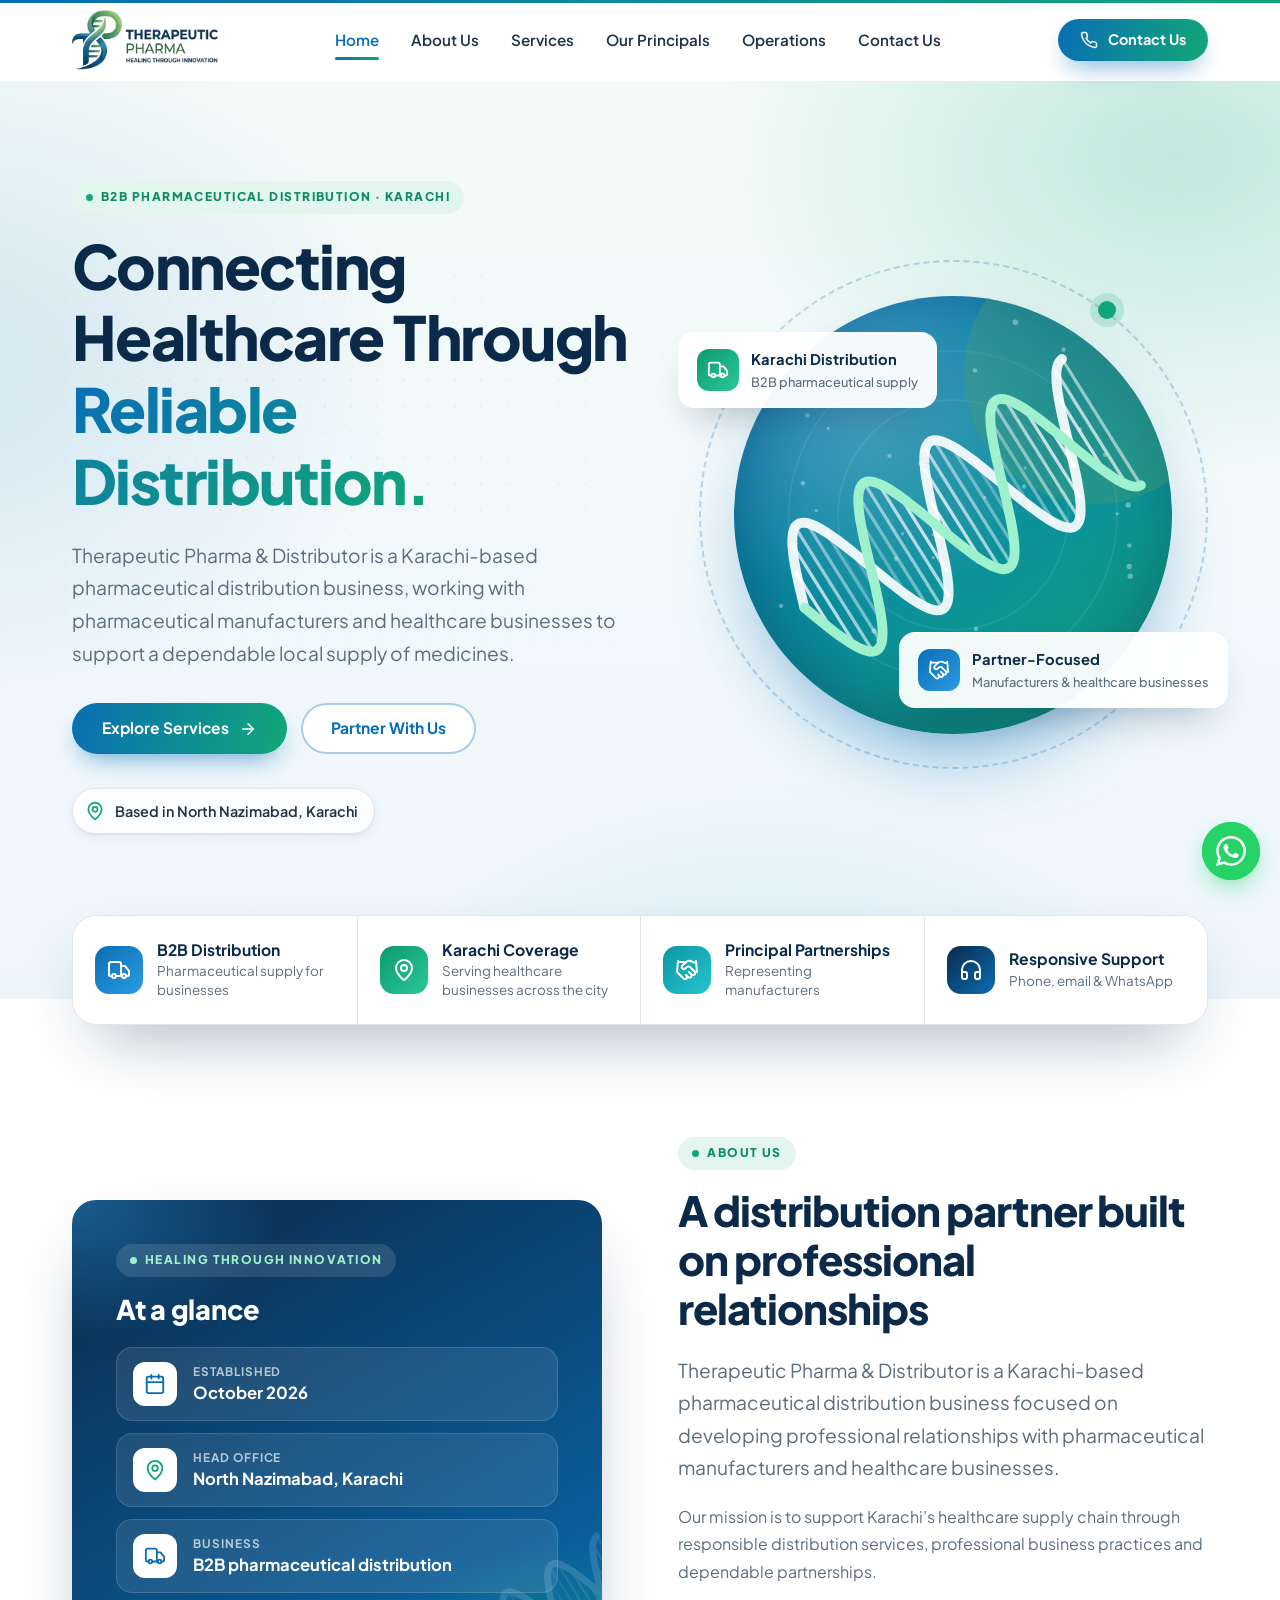
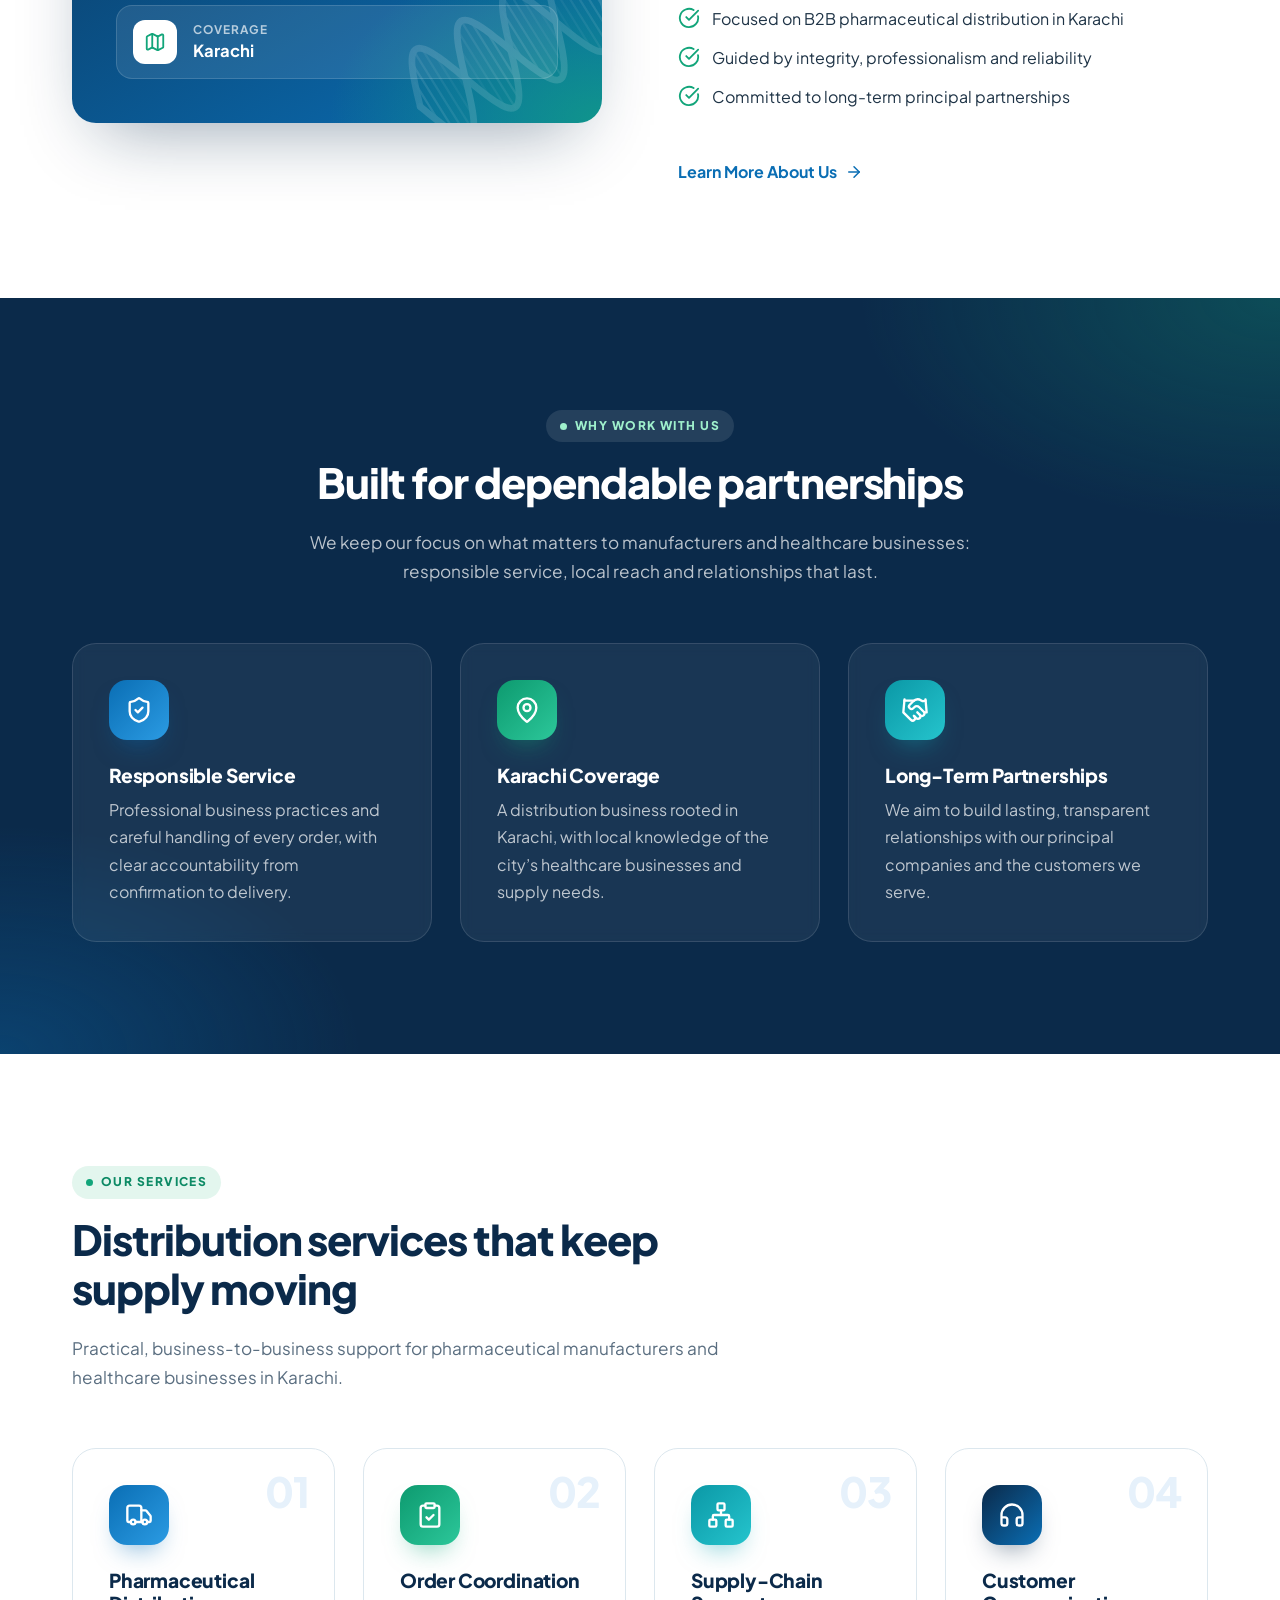
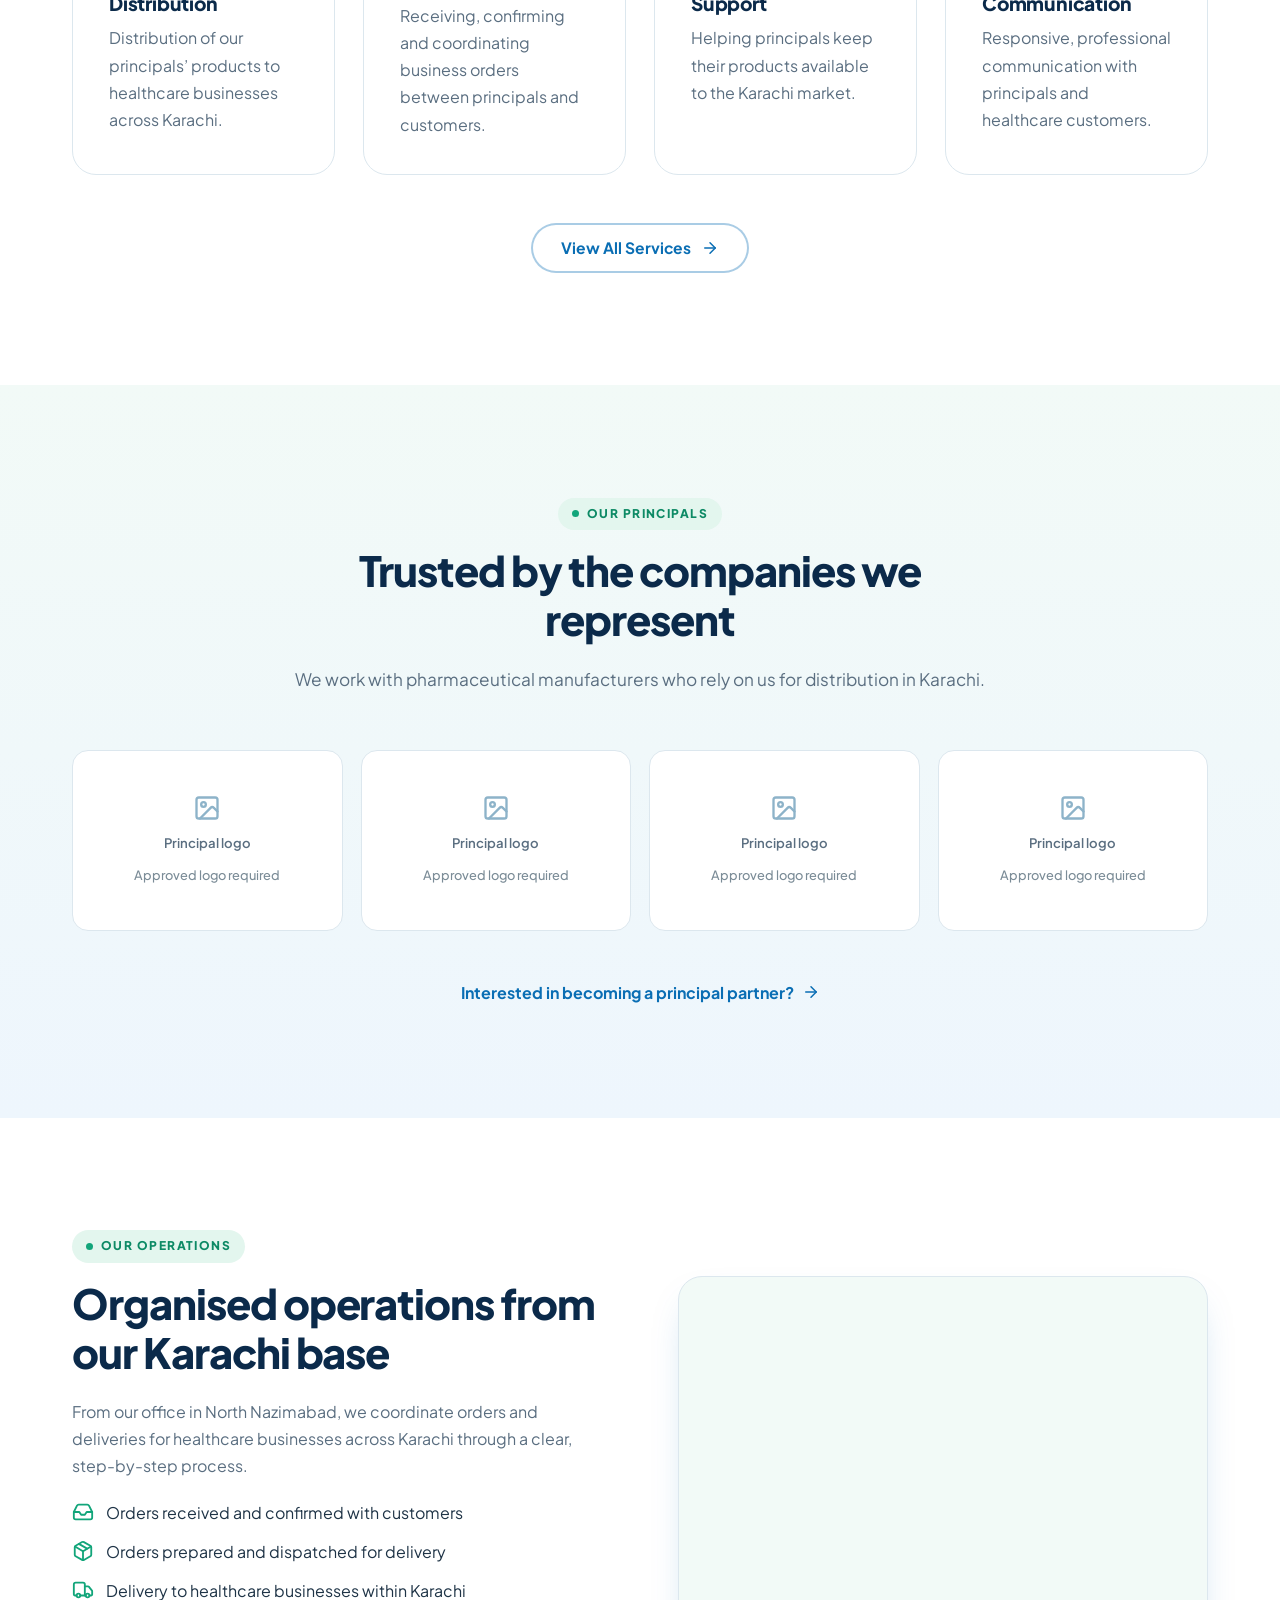
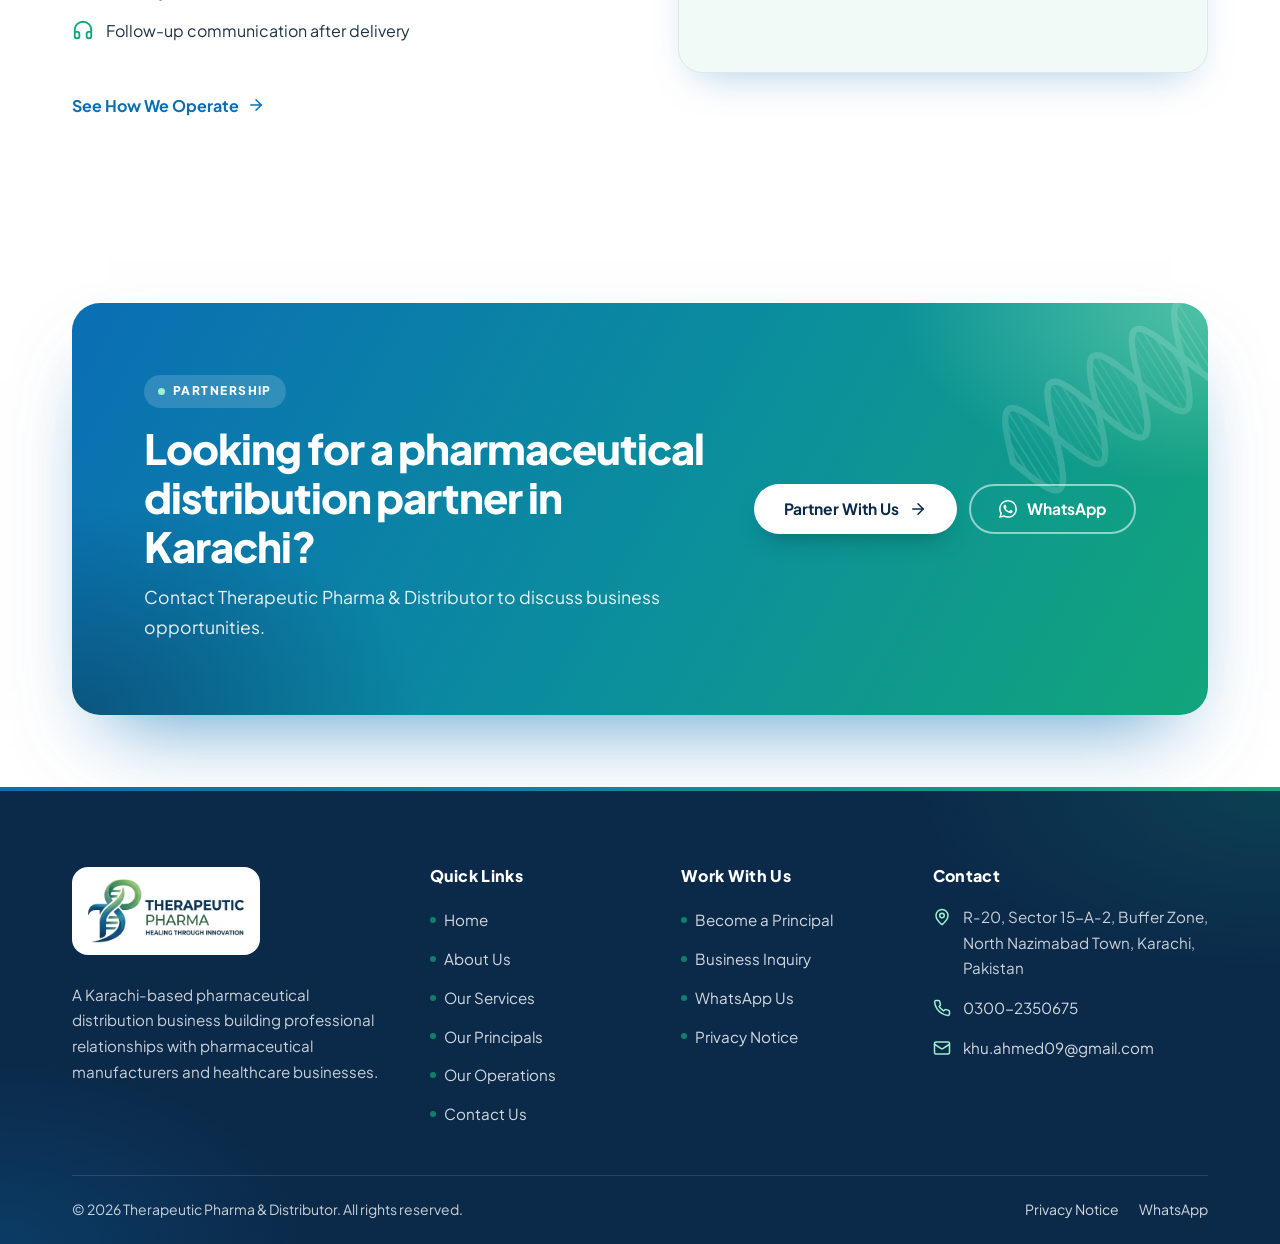
<file: index.html>
<!doctype html>
<html lang="en">
<head>
  <meta charset="utf-8">
  <meta name="viewport" content="width=device-width, initial-scale=1">
  <title>Therapeutic Pharma & Distributor | Pharmaceutical Distribution in Karachi</title>
  <meta name="description" content="Karachi-based B2B pharmaceutical distribution business connecting pharmaceutical manufacturers with healthcare businesses through reliable, responsible distribution.">
  <meta name="theme-color" content="#07517D">
  <meta property="og:type" content="website">
  <meta property="og:site_name" content="Therapeutic Pharma &amp; Distributor">
  <meta property="og:title" content="Therapeutic Pharma & Distributor | Pharmaceutical Distribution in Karachi">
  <meta property="og:description" content="Karachi-based B2B pharmaceutical distribution business connecting pharmaceutical manufacturers with healthcare businesses through reliable, responsible distribution.">
  <link rel="icon" type="image/png" href="assets/images/favicon.png">
  <link rel="apple-touch-icon" href="assets/images/apple-touch-icon.png">
  <link rel="preconnect" href="https://fonts.googleapis.com">
  <link rel="preconnect" href="https://fonts.gstatic.com" crossorigin>
  <link rel="stylesheet" href="https://fonts.googleapis.com/css2?family=Plus+Jakarta+Sans:wght@400;500;600;700;800&amp;display=swap">
  <link rel="stylesheet" href="assets/css/style.css">
  <!-- Analytics: paste the Google Analytics 4 (gtag.js) snippet here once the property is created. -->
  <script type="application/ld+json">
{
  "@context": "https://schema.org",
  "@type": "Organization",
  "name": "Therapeutic Pharma & Distributor",
  "description": "Karachi-based B2B pharmaceutical distribution business.",
  "foundingDate": "2026-10",
  "areaServed": {
    "@type": "City",
    "name": "Karachi"
  },
  "address": {
    "@type": "PostalAddress",
    "streetAddress": "R-20, Sector 15-A-2, Buffer Zone, North Nazimabad Town",
    "addressLocality": "Karachi",
    "addressCountry": "PK"
  },
  "contactPoint": [
    {
      "@type": "ContactPoint",
      "contactType": "sales",
      "telephone": "+92-300-2350675",
      "email": "khu.ahmed09@gmail.com",
      "areaServed": "PK",
      "availableLanguage": [
        "English",
        "Urdu"
      ]
    }
  ]
}
  </script>
</head>
<body>
  <a class="skip-link" href="#main">Skip to main content</a>

  <header class="site-header">
    <div class="container header-inner">
      <a class="brand" href="index.html" aria-label="Therapeutic Pharma &amp; Distributor — Home">
        <img src="assets/images/logo.png" alt="Therapeutic Pharma — Healing Through Innovation" width="402" height="165">
      </a>

      <nav class="primary-nav" id="primary-nav" aria-label="Main">
        <ul>
          <li><a href="index.html" aria-current="page">Home</a></li>
          <li><a href="about.html">About Us</a></li>
          <li><a href="services.html">Services</a></li>
          <li><a href="principals.html">Our Principals</a></li>
          <li><a href="operations.html">Operations</a></li>
          <li><a href="contact.html">Contact Us</a></li>
        </ul>
        <div class="nav-mobile-cta">
          <a class="btn btn--primary btn--block" href="contact.html"><svg viewBox="0 0 24 24" fill="none" stroke="currentColor" stroke-width="2" stroke-linecap="round" stroke-linejoin="round" aria-hidden="true" focusable="false"><path d="M22 16.92v3a2 2 0 0 1-2.18 2 19.79 19.79 0 0 1-8.63-3.07 19.5 19.5 0 0 1-6-6 19.79 19.79 0 0 1-3.07-8.67A2 2 0 0 1 4.11 2h3a2 2 0 0 1 2 1.72 12.84 12.84 0 0 0 .7 2.81 2 2 0 0 1-.45 2.11L8.09 9.91a16 16 0 0 0 6 6l1.27-1.27a2 2 0 0 1 2.11-.45 12.84 12.84 0 0 0 2.81.7A2 2 0 0 1 22 16.92z"/></svg> Contact Us</a>
        </div>
      </nav>

      <div class="header-cta">
        <a class="btn btn--primary btn--sm" href="contact.html"><svg viewBox="0 0 24 24" fill="none" stroke="currentColor" stroke-width="2" stroke-linecap="round" stroke-linejoin="round" aria-hidden="true" focusable="false"><path d="M22 16.92v3a2 2 0 0 1-2.18 2 19.79 19.79 0 0 1-8.63-3.07 19.5 19.5 0 0 1-6-6 19.79 19.79 0 0 1-3.07-8.67A2 2 0 0 1 4.11 2h3a2 2 0 0 1 2 1.72 12.84 12.84 0 0 0 .7 2.81 2 2 0 0 1-.45 2.11L8.09 9.91a16 16 0 0 0 6 6l1.27-1.27a2 2 0 0 1 2.11-.45 12.84 12.84 0 0 0 2.81.7A2 2 0 0 1 22 16.92z"/></svg> Contact Us</a>
        <button class="nav-toggle" type="button" aria-controls="primary-nav" aria-expanded="false" aria-label="Open menu"><span></span></button>
      </div>
    </div>
  </header>

  <main id="main">
    <!-- 02 | Hero -->
    <section class="hero">
      <div class="container hero-grid">
        <div>
          <span class="eyebrow">B2B Pharmaceutical Distribution &middot; Karachi</span>
          <h1>Connecting Healthcare Through <span class="accent">Reliable Distribution.</span></h1>
          <p class="lead">Therapeutic Pharma &amp; Distributor is a Karachi-based pharmaceutical distribution business, working with pharmaceutical manufacturers and healthcare businesses to support a dependable local supply of medicines.</p>
          <div class="hero-actions">
            <a class="btn btn--primary" href="services.html">Explore Services <svg viewBox="0 0 24 24" fill="none" stroke="currentColor" stroke-width="2" stroke-linecap="round" stroke-linejoin="round" aria-hidden="true" focusable="false"><path d="M5 12h14"/><path d="m12 5 7 7-7 7"/></svg></a>
            <a class="btn btn--outline" href="principals.html#partner-inquiry">Partner With Us</a>
          </div>
          <p class="hero-note"><svg viewBox="0 0 24 24" fill="none" stroke="currentColor" stroke-width="2" stroke-linecap="round" stroke-linejoin="round" aria-hidden="true" focusable="false"><path d="M20 10c0 4.993-5.539 10.193-7.399 11.799a1 1 0 0 1-1.202 0C9.539 20.193 4 14.993 4 10a8 8 0 0 1 16 0"/><circle cx="12" cy="10" r="3"/></svg> Based in North Nazimabad, Karachi</p>
        </div>

        <div class="hero-visual" aria-hidden="true">
          <div class="orb"><svg viewBox="0 0 400 400" aria-hidden="true" focusable="false"><circle cx="200" cy="200" r="150" fill="none" stroke="#FFFFFF" stroke-opacity=".08" stroke-width="1.5"/><circle cx="200" cy="200" r="105" fill="none" stroke="#FFFFFF" stroke-opacity=".08" stroke-width="1.5"/><circle cx="330" cy="70" r="120" fill="#4D9B70" fill-opacity=".35"/><circle cx="137" cy="74" r="2.5" fill="#FFFFFF" fill-opacity=".35"/><circle cx="54" cy="230" r="2.5" fill="#FFFFFF" fill-opacity=".35"/><circle cx="97" cy="51" r="2" fill="#FFFFFF" fill-opacity=".35"/><circle cx="173" cy="318" r="1.5" fill="#FFFFFF" fill-opacity=".35"/><circle cx="361" cy="247" r="2.5" fill="#FFFFFF" fill-opacity=".35"/><circle cx="361" cy="228" r="2" fill="#FFFFFF" fill-opacity=".35"/><circle cx="220" cy="68" r="2" fill="#FFFFFF" fill-opacity=".35"/><circle cx="131" cy="314" r="1.5" fill="#FFFFFF" fill-opacity=".35"/><circle cx="57" cy="226" r="1.5" fill="#FFFFFF" fill-opacity=".35"/><circle cx="154" cy="217" r="1.5" fill="#FFFFFF" fill-opacity=".35"/><circle cx="223" cy="243" r="2" fill="#FFFFFF" fill-opacity=".35"/><circle cx="265" cy="174" r="2" fill="#FFFFFF" fill-opacity=".35"/><circle cx="188" cy="352" r="2" fill="#FFFFFF" fill-opacity=".35"/><circle cx="128" cy="306" r="2.5" fill="#FFFFFF" fill-opacity=".35"/><circle cx="301" cy="49" r="2" fill="#FFFFFF" fill-opacity=".35"/><circle cx="209" cy="335" r="2.5" fill="#FFFFFF" fill-opacity=".35"/><circle cx="182" cy="239" r="1.5" fill="#FFFFFF" fill-opacity=".35"/><circle cx="63" cy="171" r="2" fill="#FFFFFF" fill-opacity=".35"/><circle cx="75" cy="196" r="1.5" fill="#FFFFFF" fill-opacity=".35"/><circle cx="221" cy="304" r="2" fill="#FFFFFF" fill-opacity=".35"/><circle cx="142" cy="146" r="2" fill="#FFFFFF" fill-opacity=".35"/><circle cx="229" cy="184" r="1.5" fill="#FFFFFF" fill-opacity=".35"/><circle cx="360" cy="191" r="2.5" fill="#FFFFFF" fill-opacity=".35"/><circle cx="43" cy="283" r="2" fill="#FFFFFF" fill-opacity=".35"/><circle cx="316" cy="122" r="2" fill="#FFFFFF" fill-opacity=".35"/><circle cx="339" cy="145" r="2" fill="#FFFFFF" fill-opacity=".35"/><circle cx="148" cy="240" r="2" fill="#FFFFFF" fill-opacity=".35"/><circle cx="67" cy="109" r="2" fill="#FFFFFF" fill-opacity=".35"/><circle cx="350" cy="199" r="1.5" fill="#FFFFFF" fill-opacity=".35"/><circle cx="182" cy="218" r="1.5" fill="#FFFFFF" fill-opacity=".35"/><circle cx="315" cy="331" r="2" fill="#FFFFFF" fill-opacity=".35"/><circle cx="266" cy="157" r="1.5" fill="#FFFFFF" fill-opacity=".35"/><circle cx="74" cy="83" r="1.5" fill="#FFFFFF" fill-opacity=".35"/><circle cx="257" cy="24" r="2.5" fill="#FFFFFF" fill-opacity=".35"/><circle cx="86" cy="121" r="1.5" fill="#FFFFFF" fill-opacity=".35"/><circle cx="171" cy="153" r="2.5" fill="#FFFFFF" fill-opacity=".35"/><circle cx="135" cy="65" r="2.5" fill="#FFFFFF" fill-opacity=".35"/><circle cx="362" cy="256" r="2.5" fill="#FFFFFF" fill-opacity=".35"/><g transform="rotate(-32 200.0 200.0)"><line x1="40.0" y1="200.0" x2="40.0" y2="200.0" stroke="#FFFFFF" stroke-opacity="0.80" stroke-width="3" stroke-linecap="round"/><line x1="50.7" y1="230.9" x2="50.7" y2="169.1" stroke="#FFFFFF" stroke-opacity="0.77" stroke-width="3" stroke-linecap="round"/><line x1="61.3" y1="255.0" x2="61.3" y2="145.0" stroke="#FFFFFF" stroke-opacity="0.69" stroke-width="3" stroke-linecap="round"/><line x1="72.0" y1="267.2" x2="72.0" y2="132.8" stroke="#FFFFFF" stroke-opacity="0.57" stroke-width="3" stroke-linecap="round"/><line x1="82.7" y1="264.7" x2="82.7" y2="135.3" stroke="#FFFFFF" stroke-opacity="0.44" stroke-width="3" stroke-linecap="round"/><line x1="93.3" y1="248.1" x2="93.3" y2="151.9" stroke="#FFFFFF" stroke-opacity="0.33" stroke-width="3" stroke-linecap="round"/><line x1="104.0" y1="221.0" x2="104.0" y2="179.0" stroke="#FFFFFF" stroke-opacity="0.26" stroke-width="3" stroke-linecap="round"/><line x1="114.7" y1="189.4" x2="114.7" y2="210.6" stroke="#FFFFFF" stroke-opacity="0.25" stroke-width="3" stroke-linecap="round"/><line x1="125.3" y1="160.0" x2="125.3" y2="240.0" stroke="#FFFFFF" stroke-opacity="0.30" stroke-width="3" stroke-linecap="round"/><line x1="136.0" y1="139.4" x2="136.0" y2="260.6" stroke="#FFFFFF" stroke-opacity="0.40" stroke-width="3" stroke-linecap="round"/><line x1="146.7" y1="132.0" x2="146.7" y2="268.0" stroke="#FFFFFF" stroke-opacity="0.52" stroke-width="3" stroke-linecap="round"/><line x1="157.3" y1="139.4" x2="157.3" y2="260.6" stroke="#FFFFFF" stroke-opacity="0.65" stroke-width="3" stroke-linecap="round"/><line x1="168.0" y1="160.0" x2="168.0" y2="240.0" stroke="#FFFFFF" stroke-opacity="0.75" stroke-width="3" stroke-linecap="round"/><line x1="178.7" y1="189.4" x2="178.7" y2="210.6" stroke="#FFFFFF" stroke-opacity="0.80" stroke-width="3" stroke-linecap="round"/><line x1="189.3" y1="221.0" x2="189.3" y2="179.0" stroke="#FFFFFF" stroke-opacity="0.79" stroke-width="3" stroke-linecap="round"/><line x1="200.0" y1="248.1" x2="200.0" y2="151.9" stroke="#FFFFFF" stroke-opacity="0.72" stroke-width="3" stroke-linecap="round"/><line x1="210.7" y1="264.7" x2="210.7" y2="135.3" stroke="#FFFFFF" stroke-opacity="0.61" stroke-width="3" stroke-linecap="round"/><line x1="221.3" y1="267.2" x2="221.3" y2="132.8" stroke="#FFFFFF" stroke-opacity="0.48" stroke-width="3" stroke-linecap="round"/><line x1="232.0" y1="255.0" x2="232.0" y2="145.0" stroke="#FFFFFF" stroke-opacity="0.36" stroke-width="3" stroke-linecap="round"/><line x1="242.7" y1="230.9" x2="242.7" y2="169.1" stroke="#FFFFFF" stroke-opacity="0.28" stroke-width="3" stroke-linecap="round"/><line x1="253.3" y1="200.0" x2="253.3" y2="200.0" stroke="#FFFFFF" stroke-opacity="0.25" stroke-width="3" stroke-linecap="round"/><line x1="264.0" y1="169.1" x2="264.0" y2="230.9" stroke="#FFFFFF" stroke-opacity="0.28" stroke-width="3" stroke-linecap="round"/><line x1="274.7" y1="145.0" x2="274.7" y2="255.0" stroke="#FFFFFF" stroke-opacity="0.36" stroke-width="3" stroke-linecap="round"/><line x1="285.3" y1="132.8" x2="285.3" y2="267.2" stroke="#FFFFFF" stroke-opacity="0.48" stroke-width="3" stroke-linecap="round"/><line x1="296.0" y1="135.3" x2="296.0" y2="264.7" stroke="#FFFFFF" stroke-opacity="0.61" stroke-width="3" stroke-linecap="round"/><line x1="306.7" y1="151.9" x2="306.7" y2="248.1" stroke="#FFFFFF" stroke-opacity="0.72" stroke-width="3" stroke-linecap="round"/><line x1="317.3" y1="179.0" x2="317.3" y2="221.0" stroke="#FFFFFF" stroke-opacity="0.79" stroke-width="3" stroke-linecap="round"/><line x1="328.0" y1="210.6" x2="328.0" y2="189.4" stroke="#FFFFFF" stroke-opacity="0.80" stroke-width="3" stroke-linecap="round"/><line x1="338.7" y1="240.0" x2="338.7" y2="160.0" stroke="#FFFFFF" stroke-opacity="0.75" stroke-width="3" stroke-linecap="round"/><line x1="349.3" y1="260.6" x2="349.3" y2="139.4" stroke="#FFFFFF" stroke-opacity="0.65" stroke-width="3" stroke-linecap="round"/><line x1="360.0" y1="268.0" x2="360.0" y2="132.0" stroke="#FFFFFF" stroke-opacity="0.53" stroke-width="3" stroke-linecap="round"/><path d="M40.0 200.0 L42.7 192.0 L45.3 184.1 L48.0 176.5 L50.7 169.1 L53.3 162.2 L56.0 155.8 L58.7 150.1 L61.3 145.0 L64.0 140.7 L66.7 137.2 L69.3 134.6 L72.0 132.8 L74.7 132.1 L77.3 132.2 L80.0 133.3 L82.7 135.3 L85.3 138.2 L88.0 142.0 L90.7 146.6 L93.3 151.9 L96.0 157.9 L98.7 164.5 L101.3 171.5 L104.0 179.0 L106.7 186.7 L109.3 194.7 L112.0 202.7 L114.7 210.6 L117.3 218.5 L120.0 226.0 L122.7 233.2 L125.3 240.0 L128.0 246.2 L130.7 251.7 L133.3 256.5 L136.0 260.6 L138.7 263.8 L141.3 266.1 L144.0 267.5 L146.7 268.0 L149.3 267.5 L152.0 266.1 L154.7 263.8 L157.3 260.6 L160.0 256.5 L162.7 251.7 L165.3 246.2 L168.0 240.0 L170.7 233.2 L173.3 226.0 L176.0 218.5 L178.7 210.6 L181.3 202.7 L184.0 194.7 L186.7 186.7 L189.3 179.0 L192.0 171.5 L194.7 164.5 L197.3 157.9 L200.0 151.9 L202.7 146.6 L205.3 142.0 L208.0 138.2 L210.7 135.3 L213.3 133.3 L216.0 132.2 L218.7 132.1 L221.3 132.8 L224.0 134.6 L226.7 137.2 L229.3 140.7 L232.0 145.0 L234.7 150.1 L237.3 155.8 L240.0 162.2 L242.7 169.1 L245.3 176.5 L248.0 184.1 L250.7 192.0 L253.3 200.0 L256.0 208.0 L258.7 215.9 L261.3 223.5 L264.0 230.9 L266.7 237.8 L269.3 244.2 L272.0 249.9 L274.7 255.0 L277.3 259.3 L280.0 262.8 L282.7 265.4 L285.3 267.2 L288.0 267.9 L290.7 267.8 L293.3 266.7 L296.0 264.7 L298.7 261.8 L301.3 258.0 L304.0 253.4 L306.7 248.1 L309.3 242.1 L312.0 235.5 L314.7 228.5 L317.3 221.0 L320.0 213.3 L322.7 205.3 L325.3 197.3 L328.0 189.4 L330.7 181.5 L333.3 174.0 L336.0 166.8 L338.7 160.0 L341.3 153.8 L344.0 148.3 L346.7 143.5 L349.3 139.4 L352.0 136.2 L354.7 133.9 L357.3 132.5 L360.0 132.0" fill="none" stroke="#FFFFFF" stroke-opacity=".9" stroke-width="9" stroke-linecap="round"/><path d="M40.0 200.0 L42.7 208.0 L45.3 215.9 L48.0 223.5 L50.7 230.9 L53.3 237.8 L56.0 244.2 L58.7 249.9 L61.3 255.0 L64.0 259.3 L66.7 262.8 L69.3 265.4 L72.0 267.2 L74.7 267.9 L77.3 267.8 L80.0 266.7 L82.7 264.7 L85.3 261.8 L88.0 258.0 L90.7 253.4 L93.3 248.1 L96.0 242.1 L98.7 235.5 L101.3 228.5 L104.0 221.0 L106.7 213.3 L109.3 205.3 L112.0 197.3 L114.7 189.4 L117.3 181.5 L120.0 174.0 L122.7 166.8 L125.3 160.0 L128.0 153.8 L130.7 148.3 L133.3 143.5 L136.0 139.4 L138.7 136.2 L141.3 133.9 L144.0 132.5 L146.7 132.0 L149.3 132.5 L152.0 133.9 L154.7 136.2 L157.3 139.4 L160.0 143.5 L162.7 148.3 L165.3 153.8 L168.0 160.0 L170.7 166.8 L173.3 174.0 L176.0 181.5 L178.7 189.4 L181.3 197.3 L184.0 205.3 L186.7 213.3 L189.3 221.0 L192.0 228.5 L194.7 235.5 L197.3 242.1 L200.0 248.1 L202.7 253.4 L205.3 258.0 L208.0 261.8 L210.7 264.7 L213.3 266.7 L216.0 267.8 L218.7 267.9 L221.3 267.2 L224.0 265.4 L226.7 262.8 L229.3 259.3 L232.0 255.0 L234.7 249.9 L237.3 244.2 L240.0 237.8 L242.7 230.9 L245.3 223.5 L248.0 215.9 L250.7 208.0 L253.3 200.0 L256.0 192.0 L258.7 184.1 L261.3 176.5 L264.0 169.1 L266.7 162.2 L269.3 155.8 L272.0 150.1 L274.7 145.0 L277.3 140.7 L280.0 137.2 L282.7 134.6 L285.3 132.8 L288.0 132.1 L290.7 132.2 L293.3 133.3 L296.0 135.3 L298.7 138.2 L301.3 142.0 L304.0 146.6 L306.7 151.9 L309.3 157.9 L312.0 164.5 L314.7 171.5 L317.3 179.0 L320.0 186.7 L322.7 194.7 L325.3 202.7 L328.0 210.6 L330.7 218.5 L333.3 226.0 L336.0 233.2 L338.7 240.0 L341.3 246.2 L344.0 251.7 L346.7 256.5 L349.3 260.6 L352.0 263.8 L354.7 266.1 L357.3 267.5 L360.0 268.0" fill="none" stroke="#9FF0CC" stroke-width="9" stroke-linecap="round"/></g></svg></div>
          <div class="hero-card hero-card--a">
            <span class="ic"><svg viewBox="0 0 24 24" fill="none" stroke="currentColor" stroke-width="2" stroke-linecap="round" stroke-linejoin="round" aria-hidden="true" focusable="false"><path d="M14 18V6a2 2 0 0 0-2-2H4a2 2 0 0 0-2 2v11a1 1 0 0 0 1 1h2"/><path d="M15 18H9"/><path d="M19 18h2a1 1 0 0 0 1-1v-3.65a1 1 0 0 0-.22-.624l-3.48-4.35A1 1 0 0 0 17.52 8H14"/><circle cx="17" cy="18" r="2"/><circle cx="7" cy="18" r="2"/></svg></span>
            <span>Karachi Distribution<small>B2B pharmaceutical supply</small></span>
          </div>
          <div class="hero-card hero-card--b">
            <span class="ic"><svg viewBox="0 0 24 24" fill="none" stroke="currentColor" stroke-width="2" stroke-linecap="round" stroke-linejoin="round" aria-hidden="true" focusable="false"><path d="m11 17 2 2a1 1 0 1 0 3-3"/><path d="m14 14 2.5 2.5a1 1 0 1 0 3-3l-3.88-3.88a3 3 0 0 0-4.24 0l-.88.88a1 1 0 1 1-3-3l2.81-2.81a5.79 5.79 0 0 1 7.06-.87l.47.28a2 2 0 0 0 1.42.25L21 4"/><path d="m21 3 1 11h-2"/><path d="M3 3 2 14l6.5 6.5a1 1 0 1 0 3-3"/><path d="M3 4h8"/></svg></span>
            <span>Partner-Focused<small>Manufacturers &amp; healthcare businesses</small></span>
          </div>
        </div>
      </div>
    </section>

    <!-- Highlights strip -->
    <section class="trust-strip" aria-label="Highlights">
      <div class="container">
        <ul class="trust-grid reveal">
          <li><span class="ic"><svg viewBox="0 0 24 24" fill="none" stroke="currentColor" stroke-width="2" stroke-linecap="round" stroke-linejoin="round" aria-hidden="true" focusable="false"><path d="M14 18V6a2 2 0 0 0-2-2H4a2 2 0 0 0-2 2v11a1 1 0 0 0 1 1h2"/><path d="M15 18H9"/><path d="M19 18h2a1 1 0 0 0 1-1v-3.65a1 1 0 0 0-.22-.624l-3.48-4.35A1 1 0 0 0 17.52 8H14"/><circle cx="17" cy="18" r="2"/><circle cx="7" cy="18" r="2"/></svg></span><div><strong>B2B Distribution</strong><small>Pharmaceutical supply for businesses</small></div></li>
          <li><span class="ic"><svg viewBox="0 0 24 24" fill="none" stroke="currentColor" stroke-width="2" stroke-linecap="round" stroke-linejoin="round" aria-hidden="true" focusable="false"><path d="M20 10c0 4.993-5.539 10.193-7.399 11.799a1 1 0 0 1-1.202 0C9.539 20.193 4 14.993 4 10a8 8 0 0 1 16 0"/><circle cx="12" cy="10" r="3"/></svg></span><div><strong>Karachi Coverage</strong><small>Serving healthcare businesses across the city</small></div></li>
          <li><span class="ic"><svg viewBox="0 0 24 24" fill="none" stroke="currentColor" stroke-width="2" stroke-linecap="round" stroke-linejoin="round" aria-hidden="true" focusable="false"><path d="m11 17 2 2a1 1 0 1 0 3-3"/><path d="m14 14 2.5 2.5a1 1 0 1 0 3-3l-3.88-3.88a3 3 0 0 0-4.24 0l-.88.88a1 1 0 1 1-3-3l2.81-2.81a5.79 5.79 0 0 1 7.06-.87l.47.28a2 2 0 0 0 1.42.25L21 4"/><path d="m21 3 1 11h-2"/><path d="M3 3 2 14l6.5 6.5a1 1 0 1 0 3-3"/><path d="M3 4h8"/></svg></span><div><strong>Principal Partnerships</strong><small>Representing manufacturers</small></div></li>
          <li><span class="ic"><svg viewBox="0 0 24 24" fill="none" stroke="currentColor" stroke-width="2" stroke-linecap="round" stroke-linejoin="round" aria-hidden="true" focusable="false"><path d="M3 14h3a2 2 0 0 1 2 2v3a2 2 0 0 1-2 2H5a2 2 0 0 1-2-2v-7a9 9 0 0 1 18 0v7a2 2 0 0 1-2 2h-1a2 2 0 0 1-2-2v-3a2 2 0 0 1 2-2h3"/></svg></span><div><strong>Responsive Support</strong><small>Phone, email &amp; WhatsApp</small></div></li>
        </ul>
      </div>
    </section>

    <!-- 03 | About preview -->
    <section class="section">
      <div class="container split">
        <!-- Photos hidden until good-quality real photos are available. See README > Photos. -->
        <div class="glance reveal">
          <svg class="glance-helix" viewBox="0 0 400 400" aria-hidden="true" focusable="false"><g transform="rotate(-32 200.0 200.0)"><line x1="40.0" y1="200.0" x2="40.0" y2="200.0" stroke="#FFFFFF" stroke-opacity="0.80" stroke-width="3" stroke-linecap="round"/><line x1="50.7" y1="230.9" x2="50.7" y2="169.1" stroke="#FFFFFF" stroke-opacity="0.77" stroke-width="3" stroke-linecap="round"/><line x1="61.3" y1="255.0" x2="61.3" y2="145.0" stroke="#FFFFFF" stroke-opacity="0.69" stroke-width="3" stroke-linecap="round"/><line x1="72.0" y1="267.2" x2="72.0" y2="132.8" stroke="#FFFFFF" stroke-opacity="0.57" stroke-width="3" stroke-linecap="round"/><line x1="82.7" y1="264.7" x2="82.7" y2="135.3" stroke="#FFFFFF" stroke-opacity="0.44" stroke-width="3" stroke-linecap="round"/><line x1="93.3" y1="248.1" x2="93.3" y2="151.9" stroke="#FFFFFF" stroke-opacity="0.33" stroke-width="3" stroke-linecap="round"/><line x1="104.0" y1="221.0" x2="104.0" y2="179.0" stroke="#FFFFFF" stroke-opacity="0.26" stroke-width="3" stroke-linecap="round"/><line x1="114.7" y1="189.4" x2="114.7" y2="210.6" stroke="#FFFFFF" stroke-opacity="0.25" stroke-width="3" stroke-linecap="round"/><line x1="125.3" y1="160.0" x2="125.3" y2="240.0" stroke="#FFFFFF" stroke-opacity="0.30" stroke-width="3" stroke-linecap="round"/><line x1="136.0" y1="139.4" x2="136.0" y2="260.6" stroke="#FFFFFF" stroke-opacity="0.40" stroke-width="3" stroke-linecap="round"/><line x1="146.7" y1="132.0" x2="146.7" y2="268.0" stroke="#FFFFFF" stroke-opacity="0.52" stroke-width="3" stroke-linecap="round"/><line x1="157.3" y1="139.4" x2="157.3" y2="260.6" stroke="#FFFFFF" stroke-opacity="0.65" stroke-width="3" stroke-linecap="round"/><line x1="168.0" y1="160.0" x2="168.0" y2="240.0" stroke="#FFFFFF" stroke-opacity="0.75" stroke-width="3" stroke-linecap="round"/><line x1="178.7" y1="189.4" x2="178.7" y2="210.6" stroke="#FFFFFF" stroke-opacity="0.80" stroke-width="3" stroke-linecap="round"/><line x1="189.3" y1="221.0" x2="189.3" y2="179.0" stroke="#FFFFFF" stroke-opacity="0.79" stroke-width="3" stroke-linecap="round"/><line x1="200.0" y1="248.1" x2="200.0" y2="151.9" stroke="#FFFFFF" stroke-opacity="0.72" stroke-width="3" stroke-linecap="round"/><line x1="210.7" y1="264.7" x2="210.7" y2="135.3" stroke="#FFFFFF" stroke-opacity="0.61" stroke-width="3" stroke-linecap="round"/><line x1="221.3" y1="267.2" x2="221.3" y2="132.8" stroke="#FFFFFF" stroke-opacity="0.48" stroke-width="3" stroke-linecap="round"/><line x1="232.0" y1="255.0" x2="232.0" y2="145.0" stroke="#FFFFFF" stroke-opacity="0.36" stroke-width="3" stroke-linecap="round"/><line x1="242.7" y1="230.9" x2="242.7" y2="169.1" stroke="#FFFFFF" stroke-opacity="0.28" stroke-width="3" stroke-linecap="round"/><line x1="253.3" y1="200.0" x2="253.3" y2="200.0" stroke="#FFFFFF" stroke-opacity="0.25" stroke-width="3" stroke-linecap="round"/><line x1="264.0" y1="169.1" x2="264.0" y2="230.9" stroke="#FFFFFF" stroke-opacity="0.28" stroke-width="3" stroke-linecap="round"/><line x1="274.7" y1="145.0" x2="274.7" y2="255.0" stroke="#FFFFFF" stroke-opacity="0.36" stroke-width="3" stroke-linecap="round"/><line x1="285.3" y1="132.8" x2="285.3" y2="267.2" stroke="#FFFFFF" stroke-opacity="0.48" stroke-width="3" stroke-linecap="round"/><line x1="296.0" y1="135.3" x2="296.0" y2="264.7" stroke="#FFFFFF" stroke-opacity="0.61" stroke-width="3" stroke-linecap="round"/><line x1="306.7" y1="151.9" x2="306.7" y2="248.1" stroke="#FFFFFF" stroke-opacity="0.72" stroke-width="3" stroke-linecap="round"/><line x1="317.3" y1="179.0" x2="317.3" y2="221.0" stroke="#FFFFFF" stroke-opacity="0.79" stroke-width="3" stroke-linecap="round"/><line x1="328.0" y1="210.6" x2="328.0" y2="189.4" stroke="#FFFFFF" stroke-opacity="0.80" stroke-width="3" stroke-linecap="round"/><line x1="338.7" y1="240.0" x2="338.7" y2="160.0" stroke="#FFFFFF" stroke-opacity="0.75" stroke-width="3" stroke-linecap="round"/><line x1="349.3" y1="260.6" x2="349.3" y2="139.4" stroke="#FFFFFF" stroke-opacity="0.65" stroke-width="3" stroke-linecap="round"/><line x1="360.0" y1="268.0" x2="360.0" y2="132.0" stroke="#FFFFFF" stroke-opacity="0.53" stroke-width="3" stroke-linecap="round"/><path d="M40.0 200.0 L42.7 192.0 L45.3 184.1 L48.0 176.5 L50.7 169.1 L53.3 162.2 L56.0 155.8 L58.7 150.1 L61.3 145.0 L64.0 140.7 L66.7 137.2 L69.3 134.6 L72.0 132.8 L74.7 132.1 L77.3 132.2 L80.0 133.3 L82.7 135.3 L85.3 138.2 L88.0 142.0 L90.7 146.6 L93.3 151.9 L96.0 157.9 L98.7 164.5 L101.3 171.5 L104.0 179.0 L106.7 186.7 L109.3 194.7 L112.0 202.7 L114.7 210.6 L117.3 218.5 L120.0 226.0 L122.7 233.2 L125.3 240.0 L128.0 246.2 L130.7 251.7 L133.3 256.5 L136.0 260.6 L138.7 263.8 L141.3 266.1 L144.0 267.5 L146.7 268.0 L149.3 267.5 L152.0 266.1 L154.7 263.8 L157.3 260.6 L160.0 256.5 L162.7 251.7 L165.3 246.2 L168.0 240.0 L170.7 233.2 L173.3 226.0 L176.0 218.5 L178.7 210.6 L181.3 202.7 L184.0 194.7 L186.7 186.7 L189.3 179.0 L192.0 171.5 L194.7 164.5 L197.3 157.9 L200.0 151.9 L202.7 146.6 L205.3 142.0 L208.0 138.2 L210.7 135.3 L213.3 133.3 L216.0 132.2 L218.7 132.1 L221.3 132.8 L224.0 134.6 L226.7 137.2 L229.3 140.7 L232.0 145.0 L234.7 150.1 L237.3 155.8 L240.0 162.2 L242.7 169.1 L245.3 176.5 L248.0 184.1 L250.7 192.0 L253.3 200.0 L256.0 208.0 L258.7 215.9 L261.3 223.5 L264.0 230.9 L266.7 237.8 L269.3 244.2 L272.0 249.9 L274.7 255.0 L277.3 259.3 L280.0 262.8 L282.7 265.4 L285.3 267.2 L288.0 267.9 L290.7 267.8 L293.3 266.7 L296.0 264.7 L298.7 261.8 L301.3 258.0 L304.0 253.4 L306.7 248.1 L309.3 242.1 L312.0 235.5 L314.7 228.5 L317.3 221.0 L320.0 213.3 L322.7 205.3 L325.3 197.3 L328.0 189.4 L330.7 181.5 L333.3 174.0 L336.0 166.8 L338.7 160.0 L341.3 153.8 L344.0 148.3 L346.7 143.5 L349.3 139.4 L352.0 136.2 L354.7 133.9 L357.3 132.5 L360.0 132.0" fill="none" stroke="#FFFFFF" stroke-opacity=".9" stroke-width="9" stroke-linecap="round"/><path d="M40.0 200.0 L42.7 208.0 L45.3 215.9 L48.0 223.5 L50.7 230.9 L53.3 237.8 L56.0 244.2 L58.7 249.9 L61.3 255.0 L64.0 259.3 L66.7 262.8 L69.3 265.4 L72.0 267.2 L74.7 267.9 L77.3 267.8 L80.0 266.7 L82.7 264.7 L85.3 261.8 L88.0 258.0 L90.7 253.4 L93.3 248.1 L96.0 242.1 L98.7 235.5 L101.3 228.5 L104.0 221.0 L106.7 213.3 L109.3 205.3 L112.0 197.3 L114.7 189.4 L117.3 181.5 L120.0 174.0 L122.7 166.8 L125.3 160.0 L128.0 153.8 L130.7 148.3 L133.3 143.5 L136.0 139.4 L138.7 136.2 L141.3 133.9 L144.0 132.5 L146.7 132.0 L149.3 132.5 L152.0 133.9 L154.7 136.2 L157.3 139.4 L160.0 143.5 L162.7 148.3 L165.3 153.8 L168.0 160.0 L170.7 166.8 L173.3 174.0 L176.0 181.5 L178.7 189.4 L181.3 197.3 L184.0 205.3 L186.7 213.3 L189.3 221.0 L192.0 228.5 L194.7 235.5 L197.3 242.1 L200.0 248.1 L202.7 253.4 L205.3 258.0 L208.0 261.8 L210.7 264.7 L213.3 266.7 L216.0 267.8 L218.7 267.9 L221.3 267.2 L224.0 265.4 L226.7 262.8 L229.3 259.3 L232.0 255.0 L234.7 249.9 L237.3 244.2 L240.0 237.8 L242.7 230.9 L245.3 223.5 L248.0 215.9 L250.7 208.0 L253.3 200.0 L256.0 192.0 L258.7 184.1 L261.3 176.5 L264.0 169.1 L266.7 162.2 L269.3 155.8 L272.0 150.1 L274.7 145.0 L277.3 140.7 L280.0 137.2 L282.7 134.6 L285.3 132.8 L288.0 132.1 L290.7 132.2 L293.3 133.3 L296.0 135.3 L298.7 138.2 L301.3 142.0 L304.0 146.6 L306.7 151.9 L309.3 157.9 L312.0 164.5 L314.7 171.5 L317.3 179.0 L320.0 186.7 L322.7 194.7 L325.3 202.7 L328.0 210.6 L330.7 218.5 L333.3 226.0 L336.0 233.2 L338.7 240.0 L341.3 246.2 L344.0 251.7 L346.7 256.5 L349.3 260.6 L352.0 263.8 L354.7 266.1 L357.3 267.5 L360.0 268.0" fill="none" stroke="#FFFFFF" stroke-width="9" stroke-linecap="round"/></g></svg>
          <span class="eyebrow">Healing Through Innovation</span>
          <h3>At a glance</h3>
          <ul class="glance-list">
            <li><span class="ic"><svg viewBox="0 0 24 24" fill="none" stroke="currentColor" stroke-width="2" stroke-linecap="round" stroke-linejoin="round" aria-hidden="true" focusable="false"><path d="M8 2v4"/><path d="M16 2v4"/><rect width="18" height="18" x="3" y="4" rx="2"/><path d="M3 10h18"/></svg></span><div><small>Established</small><strong>October 2026</strong></div></li>
            <li><span class="ic"><svg viewBox="0 0 24 24" fill="none" stroke="currentColor" stroke-width="2" stroke-linecap="round" stroke-linejoin="round" aria-hidden="true" focusable="false"><path d="M20 10c0 4.993-5.539 10.193-7.399 11.799a1 1 0 0 1-1.202 0C9.539 20.193 4 14.993 4 10a8 8 0 0 1 16 0"/><circle cx="12" cy="10" r="3"/></svg></span><div><small>Head office</small><strong>North Nazimabad, Karachi</strong></div></li>
            <li><span class="ic"><svg viewBox="0 0 24 24" fill="none" stroke="currentColor" stroke-width="2" stroke-linecap="round" stroke-linejoin="round" aria-hidden="true" focusable="false"><path d="M14 18V6a2 2 0 0 0-2-2H4a2 2 0 0 0-2 2v11a1 1 0 0 0 1 1h2"/><path d="M15 18H9"/><path d="M19 18h2a1 1 0 0 0 1-1v-3.65a1 1 0 0 0-.22-.624l-3.48-4.35A1 1 0 0 0 17.52 8H14"/><circle cx="17" cy="18" r="2"/><circle cx="7" cy="18" r="2"/></svg></span><div><small>Business</small><strong>B2B pharmaceutical distribution</strong></div></li>
            <li><span class="ic"><svg viewBox="0 0 24 24" fill="none" stroke="currentColor" stroke-width="2" stroke-linecap="round" stroke-linejoin="round" aria-hidden="true" focusable="false"><path d="M14.106 5.553a2 2 0 0 0 1.788 0l3.659-1.83A1 1 0 0 1 21 4.619v12.764a1 1 0 0 1-.553.894l-4.553 2.277a2 2 0 0 1-1.788 0l-4.212-2.106a2 2 0 0 0-1.788 0l-3.659 1.83A1 1 0 0 1 3 19.381V6.618a1 1 0 0 1 .553-.894l4.553-2.277a2 2 0 0 1 1.788 0z"/><path d="M15 5.764v15"/><path d="M9 3.236v15"/></svg></span><div><small>Coverage</small><strong>Karachi</strong></div></li>
          </ul>
        </div>
        <div class="reveal">
          <span class="eyebrow">About Us</span>
          <h2>A distribution partner built on professional relationships</h2>
          <p class="lead">Therapeutic Pharma &amp; Distributor is a Karachi-based pharmaceutical distribution business focused on developing professional relationships with pharmaceutical manufacturers and healthcare businesses.</p>
          <p class="muted">Our mission is to support Karachi&rsquo;s healthcare supply chain through responsible distribution services, professional business practices and dependable partnerships.</p>
          <ul class="feature-list">
            <li><svg viewBox="0 0 24 24" fill="none" stroke="currentColor" stroke-width="2" stroke-linecap="round" stroke-linejoin="round" aria-hidden="true" focusable="false"><path d="M21.801 10A10 10 0 1 1 17 3.335"/><path d="m9 11 3 3L22 4"/></svg> Focused on B2B pharmaceutical distribution in Karachi</li>
            <li><svg viewBox="0 0 24 24" fill="none" stroke="currentColor" stroke-width="2" stroke-linecap="round" stroke-linejoin="round" aria-hidden="true" focusable="false"><path d="M21.801 10A10 10 0 1 1 17 3.335"/><path d="m9 11 3 3L22 4"/></svg> Guided by integrity, professionalism and reliability</li>
            <li><svg viewBox="0 0 24 24" fill="none" stroke="currentColor" stroke-width="2" stroke-linecap="round" stroke-linejoin="round" aria-hidden="true" focusable="false"><path d="M21.801 10A10 10 0 1 1 17 3.335"/><path d="m9 11 3 3L22 4"/></svg> Committed to long-term principal partnerships</li>
          </ul>
          <p class="mt-lg mb-0"><a class="link-arrow" href="about.html">Learn More About Us <svg viewBox="0 0 24 24" fill="none" stroke="currentColor" stroke-width="2" stroke-linecap="round" stroke-linejoin="round" aria-hidden="true" focusable="false"><path d="M5 12h14"/><path d="m12 5 7 7-7 7"/></svg></a></p>
        </div>
      </div>
    </section>

    <!-- 04 | Strengths -->
    <section class="section section--dark">
      <div class="container">
        <div class="section-head section-head--center reveal">
          <span class="eyebrow">Why Work With Us</span>
          <h2>Built for dependable partnerships</h2>
          <p>We keep our focus on what matters to manufacturers and healthcare businesses: responsible service, local reach and relationships that last.</p>
        </div>
        <div class="grid grid-3">
          <article class="card reveal">
            <div class="icon"><svg viewBox="0 0 24 24" fill="none" stroke="currentColor" stroke-width="2" stroke-linecap="round" stroke-linejoin="round" aria-hidden="true" focusable="false"><path d="M20 13c0 5-3.5 7.5-7.66 8.95a1 1 0 0 1-.67-.01C7.5 20.5 4 18 4 13V6a1 1 0 0 1 1-1c2 0 4.5-1.2 6.24-2.72a1.17 1.17 0 0 1 1.52 0C14.51 3.81 17 5 19 5a1 1 0 0 1 1 1z"/><path d="m9 12 2 2 4-4"/></svg></div>
            <h3>Responsible Service</h3>
            <p>Professional business practices and careful handling of every order, with clear accountability from confirmation to delivery.</p>
          </article>
          <article class="card card--green reveal">
            <div class="icon"><svg viewBox="0 0 24 24" fill="none" stroke="currentColor" stroke-width="2" stroke-linecap="round" stroke-linejoin="round" aria-hidden="true" focusable="false"><path d="M20 10c0 4.993-5.539 10.193-7.399 11.799a1 1 0 0 1-1.202 0C9.539 20.193 4 14.993 4 10a8 8 0 0 1 16 0"/><circle cx="12" cy="10" r="3"/></svg></div>
            <h3>Karachi Coverage</h3>
            <p>A distribution business rooted in Karachi, with local knowledge of the city&rsquo;s healthcare businesses and supply needs.</p>
          </article>
          <article class="card reveal">
            <div class="icon"><svg viewBox="0 0 24 24" fill="none" stroke="currentColor" stroke-width="2" stroke-linecap="round" stroke-linejoin="round" aria-hidden="true" focusable="false"><path d="m11 17 2 2a1 1 0 1 0 3-3"/><path d="m14 14 2.5 2.5a1 1 0 1 0 3-3l-3.88-3.88a3 3 0 0 0-4.24 0l-.88.88a1 1 0 1 1-3-3l2.81-2.81a5.79 5.79 0 0 1 7.06-.87l.47.28a2 2 0 0 0 1.42.25L21 4"/><path d="m21 3 1 11h-2"/><path d="M3 3 2 14l6.5 6.5a1 1 0 1 0 3-3"/><path d="M3 4h8"/></svg></div>
            <h3>Long-Term Partnerships</h3>
            <p>We aim to build lasting, transparent relationships with our principal companies and the customers we serve.</p>
          </article>
        </div>
      </div>
    </section>

    <!-- 05 | Services preview -->
    <section class="section">
      <div class="container">
        <div class="section-head reveal">
          <span class="eyebrow">Our Services</span>
          <h2>Distribution services that keep supply moving</h2>
          <p>Practical, business-to-business support for pharmaceutical manufacturers and healthcare businesses in Karachi.</p>
        </div>
        <div class="grid grid-4">
          <article class="card reveal">
            <span class="num">01</span>
            <div class="icon"><svg viewBox="0 0 24 24" fill="none" stroke="currentColor" stroke-width="2" stroke-linecap="round" stroke-linejoin="round" aria-hidden="true" focusable="false"><path d="M14 18V6a2 2 0 0 0-2-2H4a2 2 0 0 0-2 2v11a1 1 0 0 0 1 1h2"/><path d="M15 18H9"/><path d="M19 18h2a1 1 0 0 0 1-1v-3.65a1 1 0 0 0-.22-.624l-3.48-4.35A1 1 0 0 0 17.52 8H14"/><circle cx="17" cy="18" r="2"/><circle cx="7" cy="18" r="2"/></svg></div>
            <h3>Pharmaceutical Distribution</h3>
            <p>Distribution of our principals&rsquo; products to healthcare businesses across Karachi.</p>
          </article>
          <article class="card card--green reveal">
            <span class="num">02</span>
            <div class="icon"><svg viewBox="0 0 24 24" fill="none" stroke="currentColor" stroke-width="2" stroke-linecap="round" stroke-linejoin="round" aria-hidden="true" focusable="false"><rect width="8" height="4" x="8" y="2" rx="1"/><path d="M16 4h2a2 2 0 0 1 2 2v14a2 2 0 0 1-2 2H6a2 2 0 0 1-2-2V6a2 2 0 0 1 2-2h2"/><path d="m9 14 2 2 4-4"/></svg></div>
            <h3>Order Coordination</h3>
            <p>Receiving, confirming and coordinating business orders between principals and customers.</p>
          </article>
          <article class="card reveal">
            <span class="num">03</span>
            <div class="icon"><svg viewBox="0 0 24 24" fill="none" stroke="currentColor" stroke-width="2" stroke-linecap="round" stroke-linejoin="round" aria-hidden="true" focusable="false"><rect x="16" y="16" width="6" height="6" rx="1"/><rect x="2" y="16" width="6" height="6" rx="1"/><rect x="9" y="2" width="6" height="6" rx="1"/><path d="M5 16v-3a1 1 0 0 1 1-1h12a1 1 0 0 1 1 1v3"/><path d="M12 12V8"/></svg></div>
            <h3>Supply-Chain Support</h3>
            <p>Helping principals keep their products available to the Karachi market.</p>
          </article>
          <article class="card card--green reveal">
            <span class="num">04</span>
            <div class="icon"><svg viewBox="0 0 24 24" fill="none" stroke="currentColor" stroke-width="2" stroke-linecap="round" stroke-linejoin="round" aria-hidden="true" focusable="false"><path d="M3 14h3a2 2 0 0 1 2 2v3a2 2 0 0 1-2 2H5a2 2 0 0 1-2-2v-7a9 9 0 0 1 18 0v7a2 2 0 0 1-2 2h-1a2 2 0 0 1-2-2v-3a2 2 0 0 1 2-2h3"/></svg></div>
            <h3>Customer Communication</h3>
            <p>Responsive, professional communication with principals and healthcare customers.</p>
          </article>
        </div>
        <p class="text-center mt-lg mb-0"><a class="btn btn--outline" href="services.html">View All Services <svg viewBox="0 0 24 24" fill="none" stroke="currentColor" stroke-width="2" stroke-linecap="round" stroke-linejoin="round" aria-hidden="true" focusable="false"><path d="M5 12h14"/><path d="m12 5 7 7-7 7"/></svg></a></p>
      </div>
    </section>

    <!-- 06 | Principal companies -->
    <section class="section section--soft">
      <div class="container">
        <div class="section-head section-head--center reveal">
          <span class="eyebrow">Our Principals</span>
          <h2>Trusted by the companies we represent</h2>
          <p>We work with pharmaceutical manufacturers who rely on us for distribution in Karachi.</p>
        </div>
        <!-- Replace each placeholder with: <div class="logo-tile"><img src="assets/images/principals/NAME.png" alt="COMPANY NAME"></div> -->
        <div class="logo-grid reveal">
          <div class="placeholder logo-tile" role="img" aria-label="Placeholder: Principal logo"><svg viewBox="0 0 24 24" fill="none" stroke="currentColor" stroke-width="2" stroke-linecap="round" stroke-linejoin="round" aria-hidden="true" focusable="false"><rect width="18" height="18" x="3" y="3" rx="2"/><circle cx="9" cy="9" r="2"/><path d="m21 15-3.086-3.086a2 2 0 0 0-2.828 0L6 21"/></svg><span>Principal logo</span><small>Approved logo required</small></div>
          <div class="placeholder logo-tile" role="img" aria-label="Placeholder: Principal logo"><svg viewBox="0 0 24 24" fill="none" stroke="currentColor" stroke-width="2" stroke-linecap="round" stroke-linejoin="round" aria-hidden="true" focusable="false"><rect width="18" height="18" x="3" y="3" rx="2"/><circle cx="9" cy="9" r="2"/><path d="m21 15-3.086-3.086a2 2 0 0 0-2.828 0L6 21"/></svg><span>Principal logo</span><small>Approved logo required</small></div>
          <div class="placeholder logo-tile" role="img" aria-label="Placeholder: Principal logo"><svg viewBox="0 0 24 24" fill="none" stroke="currentColor" stroke-width="2" stroke-linecap="round" stroke-linejoin="round" aria-hidden="true" focusable="false"><rect width="18" height="18" x="3" y="3" rx="2"/><circle cx="9" cy="9" r="2"/><path d="m21 15-3.086-3.086a2 2 0 0 0-2.828 0L6 21"/></svg><span>Principal logo</span><small>Approved logo required</small></div>
          <div class="placeholder logo-tile" role="img" aria-label="Placeholder: Principal logo"><svg viewBox="0 0 24 24" fill="none" stroke="currentColor" stroke-width="2" stroke-linecap="round" stroke-linejoin="round" aria-hidden="true" focusable="false"><rect width="18" height="18" x="3" y="3" rx="2"/><circle cx="9" cy="9" r="2"/><path d="m21 15-3.086-3.086a2 2 0 0 0-2.828 0L6 21"/></svg><span>Principal logo</span><small>Approved logo required</small></div>
        </div>
        <p class="text-center mt-lg mb-0"><a class="link-arrow" href="principals.html#partner-inquiry">Interested in becoming a principal partner? <svg viewBox="0 0 24 24" fill="none" stroke="currentColor" stroke-width="2" stroke-linecap="round" stroke-linejoin="round" aria-hidden="true" focusable="false"><path d="M5 12h14"/><path d="m12 5 7 7-7 7"/></svg></a></p>
      </div>
    </section>

    <!-- 07 | Operations -->
    <section class="section">
      <div class="container split split--reverse">
        <!-- Photos hidden until good-quality real photos are available. See README > Photos. -->
        <div class="map-wrap reveal" style="aspect-ratio:4/3">
          <iframe src="https://www.google.com/maps?q=R-20%2C%20Sector%2015-A-2%2C%20Buffer%20Zone%2C%20North%20Nazimabad%20Town%2C%20Karachi%2C%20Pakistan&amp;output=embed" title="Map showing the Therapeutic Pharma &amp; Distributor office in North Nazimabad, Karachi" loading="lazy" referrerpolicy="no-referrer-when-downgrade"></iframe>
        </div>
        <div class="reveal">
          <span class="eyebrow">Our Operations</span>
          <h2>Organised operations from our Karachi base</h2>
          <p class="muted">From our office in North Nazimabad, we coordinate orders and deliveries for healthcare businesses across Karachi through a clear, step-by-step process.</p>
          <ul class="feature-list">
            <li><svg viewBox="0 0 24 24" fill="none" stroke="currentColor" stroke-width="2" stroke-linecap="round" stroke-linejoin="round" aria-hidden="true" focusable="false"><polyline points="22 12 16 12 14 15 10 15 8 12 2 12"/><path d="M5.45 5.11 2 12v6a2 2 0 0 0 2 2h16a2 2 0 0 0 2-2v-6l-3.45-6.89A2 2 0 0 0 16.76 4H7.24a2 2 0 0 0-1.79 1.11z"/></svg> Orders received and confirmed with customers</li>
            <li><svg viewBox="0 0 24 24" fill="none" stroke="currentColor" stroke-width="2" stroke-linecap="round" stroke-linejoin="round" aria-hidden="true" focusable="false"><path d="M11 21.73a2 2 0 0 0 2 0l7-4A2 2 0 0 0 21 16V8a2 2 0 0 0-1-1.73l-7-4a2 2 0 0 0-2 0l-7 4A2 2 0 0 0 3 8v8a2 2 0 0 0 1 1.73z"/><path d="M12 22V12"/><path d="m3.3 7 7.703 4.734a2 2 0 0 0 1.994 0L20.7 7"/><path d="m7.5 4.27 9 5.15"/></svg> Orders prepared and dispatched for delivery</li>
            <li><svg viewBox="0 0 24 24" fill="none" stroke="currentColor" stroke-width="2" stroke-linecap="round" stroke-linejoin="round" aria-hidden="true" focusable="false"><path d="M14 18V6a2 2 0 0 0-2-2H4a2 2 0 0 0-2 2v11a1 1 0 0 0 1 1h2"/><path d="M15 18H9"/><path d="M19 18h2a1 1 0 0 0 1-1v-3.65a1 1 0 0 0-.22-.624l-3.48-4.35A1 1 0 0 0 17.52 8H14"/><circle cx="17" cy="18" r="2"/><circle cx="7" cy="18" r="2"/></svg> Delivery to healthcare businesses within Karachi</li>
            <li><svg viewBox="0 0 24 24" fill="none" stroke="currentColor" stroke-width="2" stroke-linecap="round" stroke-linejoin="round" aria-hidden="true" focusable="false"><path d="M3 14h3a2 2 0 0 1 2 2v3a2 2 0 0 1-2 2H5a2 2 0 0 1-2-2v-7a9 9 0 0 1 18 0v7a2 2 0 0 1-2 2h-1a2 2 0 0 1-2-2v-3a2 2 0 0 1 2-2h3"/></svg> Follow-up communication after delivery</li>
          </ul>
          <p class="mt-lg mb-0"><a class="link-arrow" href="operations.html">See How We Operate <svg viewBox="0 0 24 24" fill="none" stroke="currentColor" stroke-width="2" stroke-linecap="round" stroke-linejoin="round" aria-hidden="true" focusable="false"><path d="M5 12h14"/><path d="m12 5 7 7-7 7"/></svg></a></p>
        </div>
      </div>
    </section>

    <!-- 08 | Partnership CTA -->
    <section class="section section--tight">
      <div class="container">
        <div class="cta-band reveal">
          <svg class="helix" viewBox="0 0 400 400" aria-hidden="true" focusable="false"><g transform="rotate(-32 200.0 200.0)"><line x1="40.0" y1="200.0" x2="40.0" y2="200.0" stroke="#FFFFFF" stroke-opacity="0.80" stroke-width="3" stroke-linecap="round"/><line x1="50.7" y1="230.9" x2="50.7" y2="169.1" stroke="#FFFFFF" stroke-opacity="0.77" stroke-width="3" stroke-linecap="round"/><line x1="61.3" y1="255.0" x2="61.3" y2="145.0" stroke="#FFFFFF" stroke-opacity="0.69" stroke-width="3" stroke-linecap="round"/><line x1="72.0" y1="267.2" x2="72.0" y2="132.8" stroke="#FFFFFF" stroke-opacity="0.57" stroke-width="3" stroke-linecap="round"/><line x1="82.7" y1="264.7" x2="82.7" y2="135.3" stroke="#FFFFFF" stroke-opacity="0.44" stroke-width="3" stroke-linecap="round"/><line x1="93.3" y1="248.1" x2="93.3" y2="151.9" stroke="#FFFFFF" stroke-opacity="0.33" stroke-width="3" stroke-linecap="round"/><line x1="104.0" y1="221.0" x2="104.0" y2="179.0" stroke="#FFFFFF" stroke-opacity="0.26" stroke-width="3" stroke-linecap="round"/><line x1="114.7" y1="189.4" x2="114.7" y2="210.6" stroke="#FFFFFF" stroke-opacity="0.25" stroke-width="3" stroke-linecap="round"/><line x1="125.3" y1="160.0" x2="125.3" y2="240.0" stroke="#FFFFFF" stroke-opacity="0.30" stroke-width="3" stroke-linecap="round"/><line x1="136.0" y1="139.4" x2="136.0" y2="260.6" stroke="#FFFFFF" stroke-opacity="0.40" stroke-width="3" stroke-linecap="round"/><line x1="146.7" y1="132.0" x2="146.7" y2="268.0" stroke="#FFFFFF" stroke-opacity="0.52" stroke-width="3" stroke-linecap="round"/><line x1="157.3" y1="139.4" x2="157.3" y2="260.6" stroke="#FFFFFF" stroke-opacity="0.65" stroke-width="3" stroke-linecap="round"/><line x1="168.0" y1="160.0" x2="168.0" y2="240.0" stroke="#FFFFFF" stroke-opacity="0.75" stroke-width="3" stroke-linecap="round"/><line x1="178.7" y1="189.4" x2="178.7" y2="210.6" stroke="#FFFFFF" stroke-opacity="0.80" stroke-width="3" stroke-linecap="round"/><line x1="189.3" y1="221.0" x2="189.3" y2="179.0" stroke="#FFFFFF" stroke-opacity="0.79" stroke-width="3" stroke-linecap="round"/><line x1="200.0" y1="248.1" x2="200.0" y2="151.9" stroke="#FFFFFF" stroke-opacity="0.72" stroke-width="3" stroke-linecap="round"/><line x1="210.7" y1="264.7" x2="210.7" y2="135.3" stroke="#FFFFFF" stroke-opacity="0.61" stroke-width="3" stroke-linecap="round"/><line x1="221.3" y1="267.2" x2="221.3" y2="132.8" stroke="#FFFFFF" stroke-opacity="0.48" stroke-width="3" stroke-linecap="round"/><line x1="232.0" y1="255.0" x2="232.0" y2="145.0" stroke="#FFFFFF" stroke-opacity="0.36" stroke-width="3" stroke-linecap="round"/><line x1="242.7" y1="230.9" x2="242.7" y2="169.1" stroke="#FFFFFF" stroke-opacity="0.28" stroke-width="3" stroke-linecap="round"/><line x1="253.3" y1="200.0" x2="253.3" y2="200.0" stroke="#FFFFFF" stroke-opacity="0.25" stroke-width="3" stroke-linecap="round"/><line x1="264.0" y1="169.1" x2="264.0" y2="230.9" stroke="#FFFFFF" stroke-opacity="0.28" stroke-width="3" stroke-linecap="round"/><line x1="274.7" y1="145.0" x2="274.7" y2="255.0" stroke="#FFFFFF" stroke-opacity="0.36" stroke-width="3" stroke-linecap="round"/><line x1="285.3" y1="132.8" x2="285.3" y2="267.2" stroke="#FFFFFF" stroke-opacity="0.48" stroke-width="3" stroke-linecap="round"/><line x1="296.0" y1="135.3" x2="296.0" y2="264.7" stroke="#FFFFFF" stroke-opacity="0.61" stroke-width="3" stroke-linecap="round"/><line x1="306.7" y1="151.9" x2="306.7" y2="248.1" stroke="#FFFFFF" stroke-opacity="0.72" stroke-width="3" stroke-linecap="round"/><line x1="317.3" y1="179.0" x2="317.3" y2="221.0" stroke="#FFFFFF" stroke-opacity="0.79" stroke-width="3" stroke-linecap="round"/><line x1="328.0" y1="210.6" x2="328.0" y2="189.4" stroke="#FFFFFF" stroke-opacity="0.80" stroke-width="3" stroke-linecap="round"/><line x1="338.7" y1="240.0" x2="338.7" y2="160.0" stroke="#FFFFFF" stroke-opacity="0.75" stroke-width="3" stroke-linecap="round"/><line x1="349.3" y1="260.6" x2="349.3" y2="139.4" stroke="#FFFFFF" stroke-opacity="0.65" stroke-width="3" stroke-linecap="round"/><line x1="360.0" y1="268.0" x2="360.0" y2="132.0" stroke="#FFFFFF" stroke-opacity="0.53" stroke-width="3" stroke-linecap="round"/><path d="M40.0 200.0 L42.7 192.0 L45.3 184.1 L48.0 176.5 L50.7 169.1 L53.3 162.2 L56.0 155.8 L58.7 150.1 L61.3 145.0 L64.0 140.7 L66.7 137.2 L69.3 134.6 L72.0 132.8 L74.7 132.1 L77.3 132.2 L80.0 133.3 L82.7 135.3 L85.3 138.2 L88.0 142.0 L90.7 146.6 L93.3 151.9 L96.0 157.9 L98.7 164.5 L101.3 171.5 L104.0 179.0 L106.7 186.7 L109.3 194.7 L112.0 202.7 L114.7 210.6 L117.3 218.5 L120.0 226.0 L122.7 233.2 L125.3 240.0 L128.0 246.2 L130.7 251.7 L133.3 256.5 L136.0 260.6 L138.7 263.8 L141.3 266.1 L144.0 267.5 L146.7 268.0 L149.3 267.5 L152.0 266.1 L154.7 263.8 L157.3 260.6 L160.0 256.5 L162.7 251.7 L165.3 246.2 L168.0 240.0 L170.7 233.2 L173.3 226.0 L176.0 218.5 L178.7 210.6 L181.3 202.7 L184.0 194.7 L186.7 186.7 L189.3 179.0 L192.0 171.5 L194.7 164.5 L197.3 157.9 L200.0 151.9 L202.7 146.6 L205.3 142.0 L208.0 138.2 L210.7 135.3 L213.3 133.3 L216.0 132.2 L218.7 132.1 L221.3 132.8 L224.0 134.6 L226.7 137.2 L229.3 140.7 L232.0 145.0 L234.7 150.1 L237.3 155.8 L240.0 162.2 L242.7 169.1 L245.3 176.5 L248.0 184.1 L250.7 192.0 L253.3 200.0 L256.0 208.0 L258.7 215.9 L261.3 223.5 L264.0 230.9 L266.7 237.8 L269.3 244.2 L272.0 249.9 L274.7 255.0 L277.3 259.3 L280.0 262.8 L282.7 265.4 L285.3 267.2 L288.0 267.9 L290.7 267.8 L293.3 266.7 L296.0 264.7 L298.7 261.8 L301.3 258.0 L304.0 253.4 L306.7 248.1 L309.3 242.1 L312.0 235.5 L314.7 228.5 L317.3 221.0 L320.0 213.3 L322.7 205.3 L325.3 197.3 L328.0 189.4 L330.7 181.5 L333.3 174.0 L336.0 166.8 L338.7 160.0 L341.3 153.8 L344.0 148.3 L346.7 143.5 L349.3 139.4 L352.0 136.2 L354.7 133.9 L357.3 132.5 L360.0 132.0" fill="none" stroke="#FFFFFF" stroke-opacity=".9" stroke-width="9" stroke-linecap="round"/><path d="M40.0 200.0 L42.7 208.0 L45.3 215.9 L48.0 223.5 L50.7 230.9 L53.3 237.8 L56.0 244.2 L58.7 249.9 L61.3 255.0 L64.0 259.3 L66.7 262.8 L69.3 265.4 L72.0 267.2 L74.7 267.9 L77.3 267.8 L80.0 266.7 L82.7 264.7 L85.3 261.8 L88.0 258.0 L90.7 253.4 L93.3 248.1 L96.0 242.1 L98.7 235.5 L101.3 228.5 L104.0 221.0 L106.7 213.3 L109.3 205.3 L112.0 197.3 L114.7 189.4 L117.3 181.5 L120.0 174.0 L122.7 166.8 L125.3 160.0 L128.0 153.8 L130.7 148.3 L133.3 143.5 L136.0 139.4 L138.7 136.2 L141.3 133.9 L144.0 132.5 L146.7 132.0 L149.3 132.5 L152.0 133.9 L154.7 136.2 L157.3 139.4 L160.0 143.5 L162.7 148.3 L165.3 153.8 L168.0 160.0 L170.7 166.8 L173.3 174.0 L176.0 181.5 L178.7 189.4 L181.3 197.3 L184.0 205.3 L186.7 213.3 L189.3 221.0 L192.0 228.5 L194.7 235.5 L197.3 242.1 L200.0 248.1 L202.7 253.4 L205.3 258.0 L208.0 261.8 L210.7 264.7 L213.3 266.7 L216.0 267.8 L218.7 267.9 L221.3 267.2 L224.0 265.4 L226.7 262.8 L229.3 259.3 L232.0 255.0 L234.7 249.9 L237.3 244.2 L240.0 237.8 L242.7 230.9 L245.3 223.5 L248.0 215.9 L250.7 208.0 L253.3 200.0 L256.0 192.0 L258.7 184.1 L261.3 176.5 L264.0 169.1 L266.7 162.2 L269.3 155.8 L272.0 150.1 L274.7 145.0 L277.3 140.7 L280.0 137.2 L282.7 134.6 L285.3 132.8 L288.0 132.1 L290.7 132.2 L293.3 133.3 L296.0 135.3 L298.7 138.2 L301.3 142.0 L304.0 146.6 L306.7 151.9 L309.3 157.9 L312.0 164.5 L314.7 171.5 L317.3 179.0 L320.0 186.7 L322.7 194.7 L325.3 202.7 L328.0 210.6 L330.7 218.5 L333.3 226.0 L336.0 233.2 L338.7 240.0 L341.3 246.2 L344.0 251.7 L346.7 256.5 L349.3 260.6 L352.0 263.8 L354.7 266.1 L357.3 267.5 L360.0 268.0" fill="none" stroke="#FFFFFF" stroke-width="9" stroke-linecap="round"/></g></svg>
          <div>
            <span class="eyebrow">Partnership</span>
            <h2>Looking for a pharmaceutical distribution partner in Karachi?</h2>
            <p>Contact Therapeutic Pharma &amp; Distributor to discuss business opportunities.</p>
          </div>
          <div class="actions">
            <a class="btn btn--light" href="principals.html#partner-inquiry">Partner With Us <svg viewBox="0 0 24 24" fill="none" stroke="currentColor" stroke-width="2" stroke-linecap="round" stroke-linejoin="round" aria-hidden="true" focusable="false"><path d="M5 12h14"/><path d="m12 5 7 7-7 7"/></svg></a>
            <a class="btn btn--ghost-light" href="https://wa.me/923002350675" target="_blank" rel="noopener"><svg viewBox="0 0 24 24" aria-hidden="true" focusable="false"><path fill="currentColor" d="M17.472 14.382c-.297-.149-1.758-.867-2.03-.967-.273-.099-.471-.148-.67.15-.197.297-.767.966-.94 1.164-.173.199-.347.223-.644.075-.297-.15-1.255-.463-2.39-1.475-.883-.788-1.48-1.761-1.653-2.059-.173-.297-.018-.458.13-.606.134-.133.298-.347.446-.52.149-.174.198-.298.298-.497.099-.198.05-.371-.025-.52-.075-.149-.669-1.612-.916-2.207-.242-.579-.487-.5-.669-.51-.173-.008-.371-.01-.57-.01-.198 0-.52.074-.792.372-.272.297-1.04 1.016-1.04 2.479 0 1.462 1.065 2.875 1.213 3.074.149.198 2.096 3.2 5.077 4.487.709.306 1.262.489 1.694.625.712.227 1.36.195 1.871.118.571-.085 1.758-.719 2.006-1.413.248-.694.248-1.289.173-1.413-.074-.124-.272-.198-.57-.347m-5.421 7.403h-.004a9.87 9.87 0 0 1-5.031-1.378l-.361-.214-3.741.982.998-3.648-.235-.374a9.86 9.86 0 0 1-1.51-5.26c.001-5.45 4.436-9.884 9.888-9.884 2.64 0 5.122 1.03 6.988 2.898a9.825 9.825 0 0 1 2.893 6.994c-.003 5.45-4.437 9.884-9.885 9.884m8.413-18.297A11.815 11.815 0 0 0 12.05 0C5.495 0 .16 5.335.157 11.892c0 2.096.547 4.142 1.588 5.945L.057 24l6.305-1.654a11.882 11.882 0 0 0 5.683 1.448h.005c6.554 0 11.89-5.335 11.893-11.893a11.821 11.821 0 0 0-3.48-8.413Z"/></svg> WhatsApp</a>
          </div>
        </div>
      </div>
    </section>

  </main>

  <footer class="site-footer">
    <div class="container">
      <div class="footer-grid">
        <div class="footer-brand">
          <a class="logo-chip" href="index.html" aria-label="Therapeutic Pharma &amp; Distributor — Home">
            <img src="assets/images/logo.png" alt="Therapeutic Pharma" width="402" height="165" loading="lazy">
          </a>
          <p>A Karachi-based pharmaceutical distribution business building professional relationships with pharmaceutical manufacturers and healthcare businesses.</p>
        </div>

        <div>
          <h3>Quick Links</h3>
          <ul class="footer-links">
            <li><a href="index.html">Home</a></li>
            <li><a href="about.html">About Us</a></li>
            <li><a href="services.html">Our Services</a></li>
            <li><a href="principals.html">Our Principals</a></li>
            <li><a href="operations.html">Our Operations</a></li>
            <li><a href="contact.html">Contact Us</a></li>
          </ul>
        </div>

        <div>
          <h3>Work With Us</h3>
          <ul class="footer-links">
            <li><a href="principals.html#partner-inquiry">Become a Principal</a></li>
            <li><a href="contact.html#inquiry">Business Inquiry</a></li>
            <li><a href="https://wa.me/923002350675" target="_blank" rel="noopener">WhatsApp Us</a></li>
            <li><a href="privacy.html">Privacy Notice</a></li>
          </ul>
        </div>

        <div>
          <h3>Contact</h3>
          <ul class="footer-contact">
            <li><svg viewBox="0 0 24 24" fill="none" stroke="currentColor" stroke-width="2" stroke-linecap="round" stroke-linejoin="round" aria-hidden="true" focusable="false"><path d="M20 10c0 4.993-5.539 10.193-7.399 11.799a1 1 0 0 1-1.202 0C9.539 20.193 4 14.993 4 10a8 8 0 0 1 16 0"/><circle cx="12" cy="10" r="3"/></svg><span>R-20, Sector 15-A-2, Buffer Zone,<br>North Nazimabad Town, Karachi, Pakistan</span></li>
            <li><svg viewBox="0 0 24 24" fill="none" stroke="currentColor" stroke-width="2" stroke-linecap="round" stroke-linejoin="round" aria-hidden="true" focusable="false"><path d="M22 16.92v3a2 2 0 0 1-2.18 2 19.79 19.79 0 0 1-8.63-3.07 19.5 19.5 0 0 1-6-6 19.79 19.79 0 0 1-3.07-8.67A2 2 0 0 1 4.11 2h3a2 2 0 0 1 2 1.72 12.84 12.84 0 0 0 .7 2.81 2 2 0 0 1-.45 2.11L8.09 9.91a16 16 0 0 0 6 6l1.27-1.27a2 2 0 0 1 2.11-.45 12.84 12.84 0 0 0 2.81.7A2 2 0 0 1 22 16.92z"/></svg><a href="tel:+923002350675">0300-2350675</a></li>
            <li><svg viewBox="0 0 24 24" fill="none" stroke="currentColor" stroke-width="2" stroke-linecap="round" stroke-linejoin="round" aria-hidden="true" focusable="false"><rect width="20" height="16" x="2" y="4" rx="2"/><path d="m22 7-8.97 5.7a1.94 1.94 0 0 1-2.06 0L2 7"/></svg><a href="mailto:khu.ahmed09@gmail.com">khu.ahmed09@gmail.com</a></li>
          </ul>
        </div>
      </div>

      <div class="footer-bottom">
        <p class="mb-0">&copy; <span data-year>2026</span> Therapeutic Pharma &amp; Distributor. All rights reserved.</p>
        <ul>
          <li><a href="privacy.html">Privacy Notice</a></li>
          <li><a href="https://wa.me/923002350675" target="_blank" rel="noopener">WhatsApp</a></li>
        </ul>
      </div>
    </div>
  </footer>

  <a class="wa-float" href="https://wa.me/923002350675" target="_blank" rel="noopener" aria-label="Chat with us on WhatsApp"><svg viewBox="0 0 24 24" aria-hidden="true" focusable="false"><path fill="currentColor" d="M17.472 14.382c-.297-.149-1.758-.867-2.03-.967-.273-.099-.471-.148-.67.15-.197.297-.767.966-.94 1.164-.173.199-.347.223-.644.075-.297-.15-1.255-.463-2.39-1.475-.883-.788-1.48-1.761-1.653-2.059-.173-.297-.018-.458.13-.606.134-.133.298-.347.446-.52.149-.174.198-.298.298-.497.099-.198.05-.371-.025-.52-.075-.149-.669-1.612-.916-2.207-.242-.579-.487-.5-.669-.51-.173-.008-.371-.01-.57-.01-.198 0-.52.074-.792.372-.272.297-1.04 1.016-1.04 2.479 0 1.462 1.065 2.875 1.213 3.074.149.198 2.096 3.2 5.077 4.487.709.306 1.262.489 1.694.625.712.227 1.36.195 1.871.118.571-.085 1.758-.719 2.006-1.413.248-.694.248-1.289.173-1.413-.074-.124-.272-.198-.57-.347m-5.421 7.403h-.004a9.87 9.87 0 0 1-5.031-1.378l-.361-.214-3.741.982.998-3.648-.235-.374a9.86 9.86 0 0 1-1.51-5.26c.001-5.45 4.436-9.884 9.888-9.884 2.64 0 5.122 1.03 6.988 2.898a9.825 9.825 0 0 1 2.893 6.994c-.003 5.45-4.437 9.884-9.885 9.884m8.413-18.297A11.815 11.815 0 0 0 12.05 0C5.495 0 .16 5.335.157 11.892c0 2.096.547 4.142 1.588 5.945L.057 24l6.305-1.654a11.882 11.882 0 0 0 5.683 1.448h.005c6.554 0 11.89-5.335 11.893-11.893a11.821 11.821 0 0 0-3.48-8.413Z"/></svg></a>

  <script src="assets/js/main.js" defer></script>
</body>
</html>
</file>
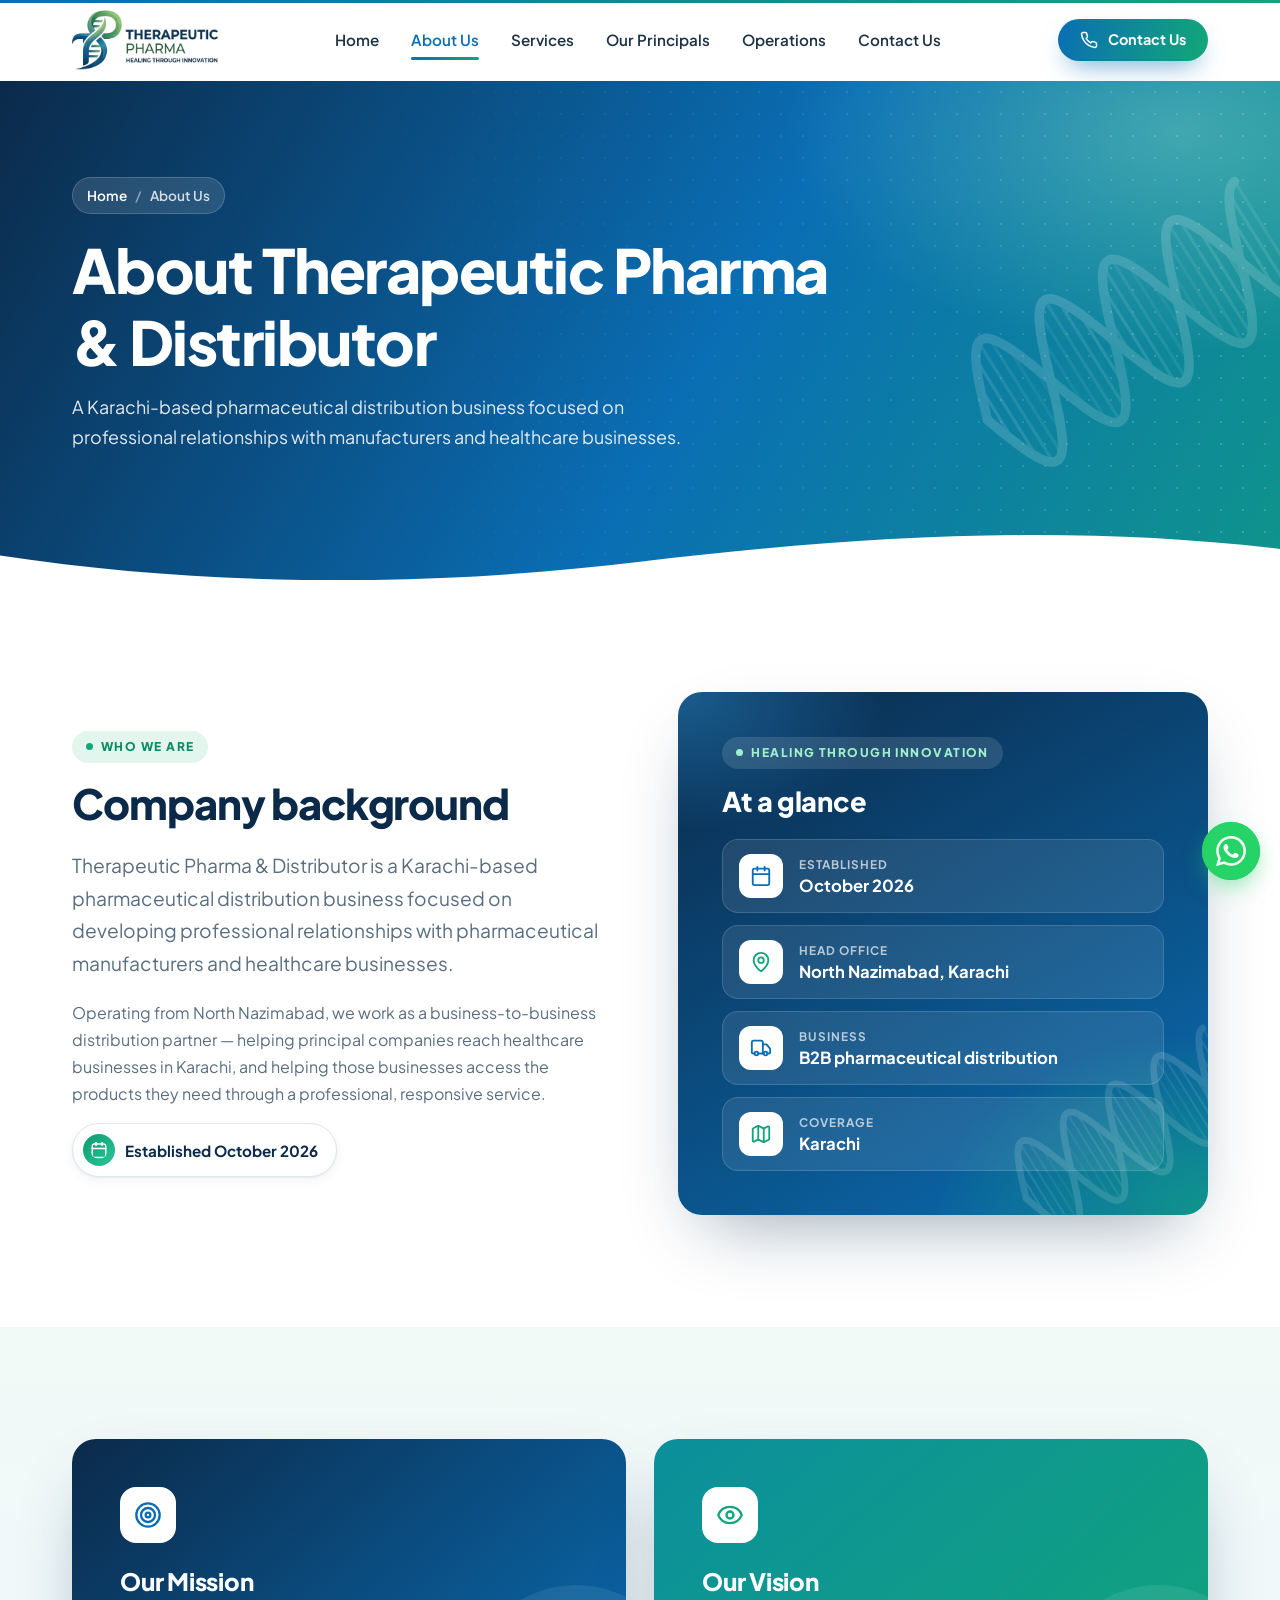
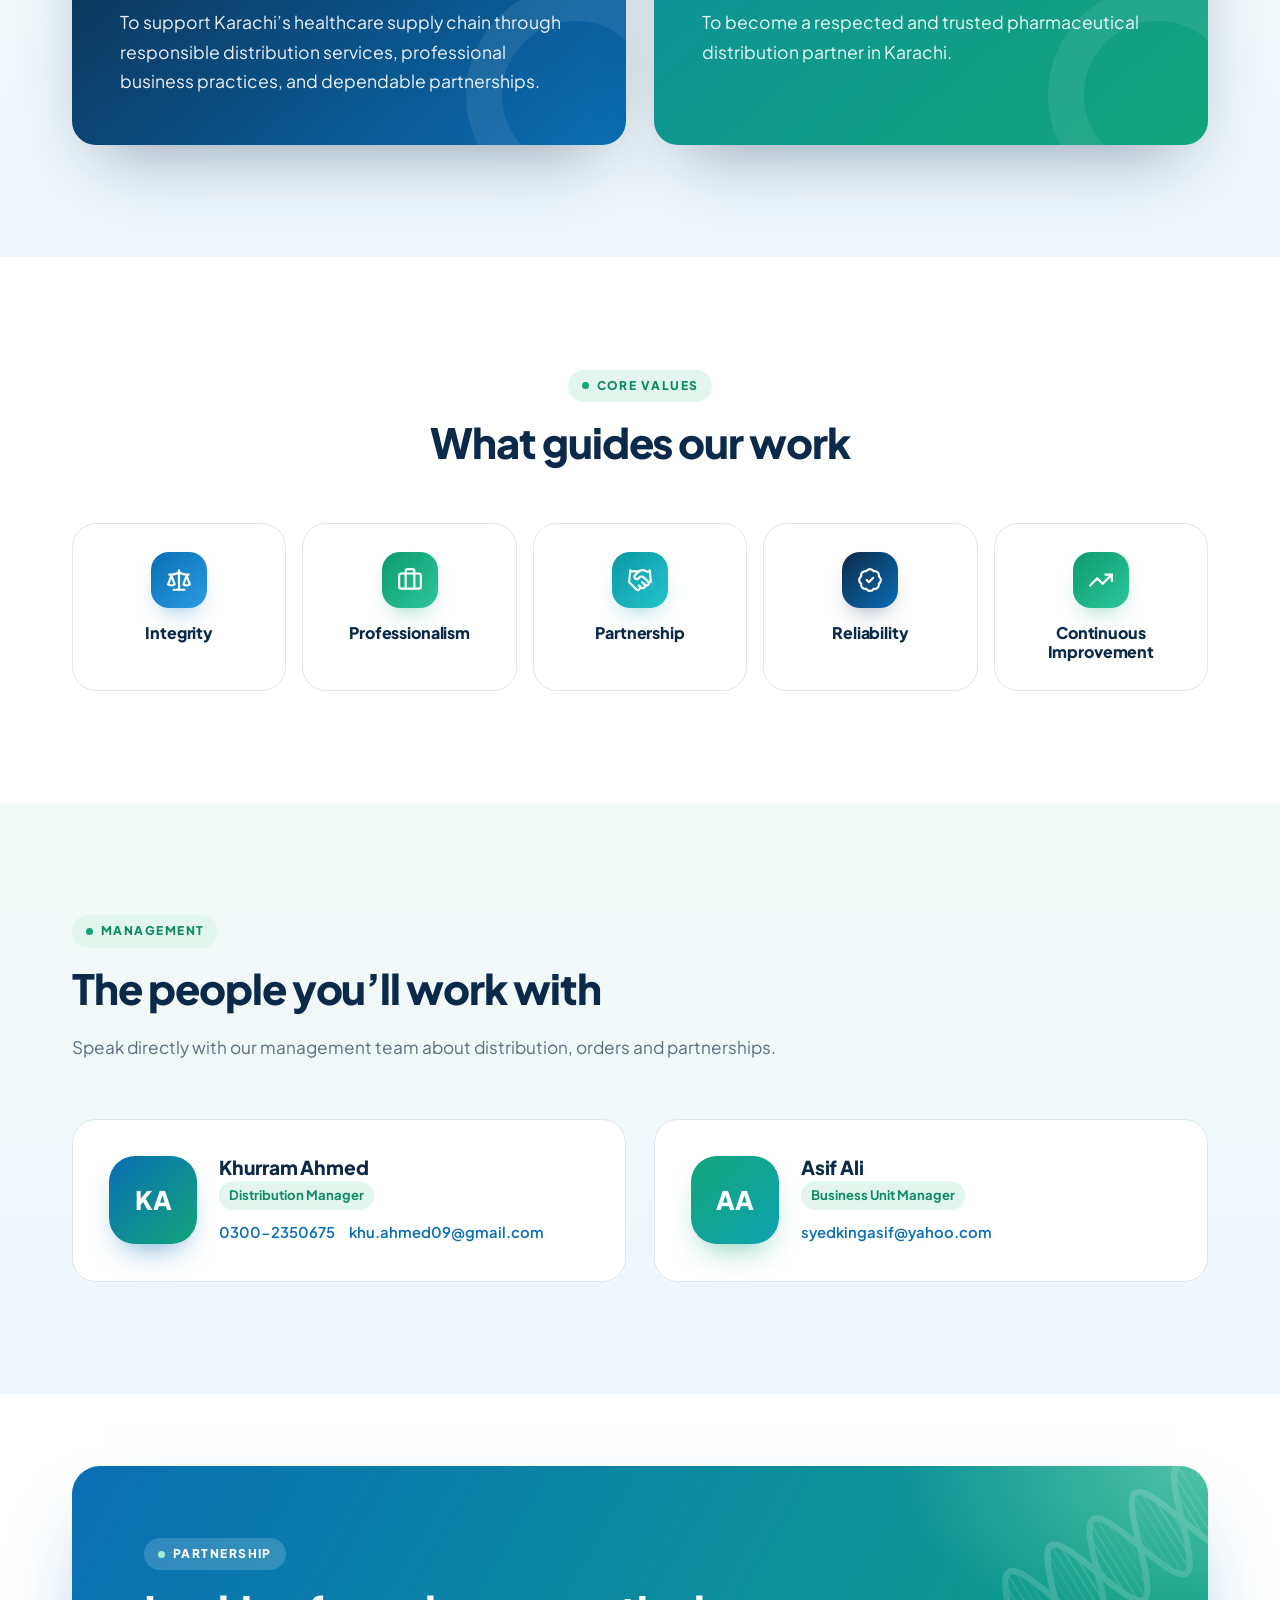
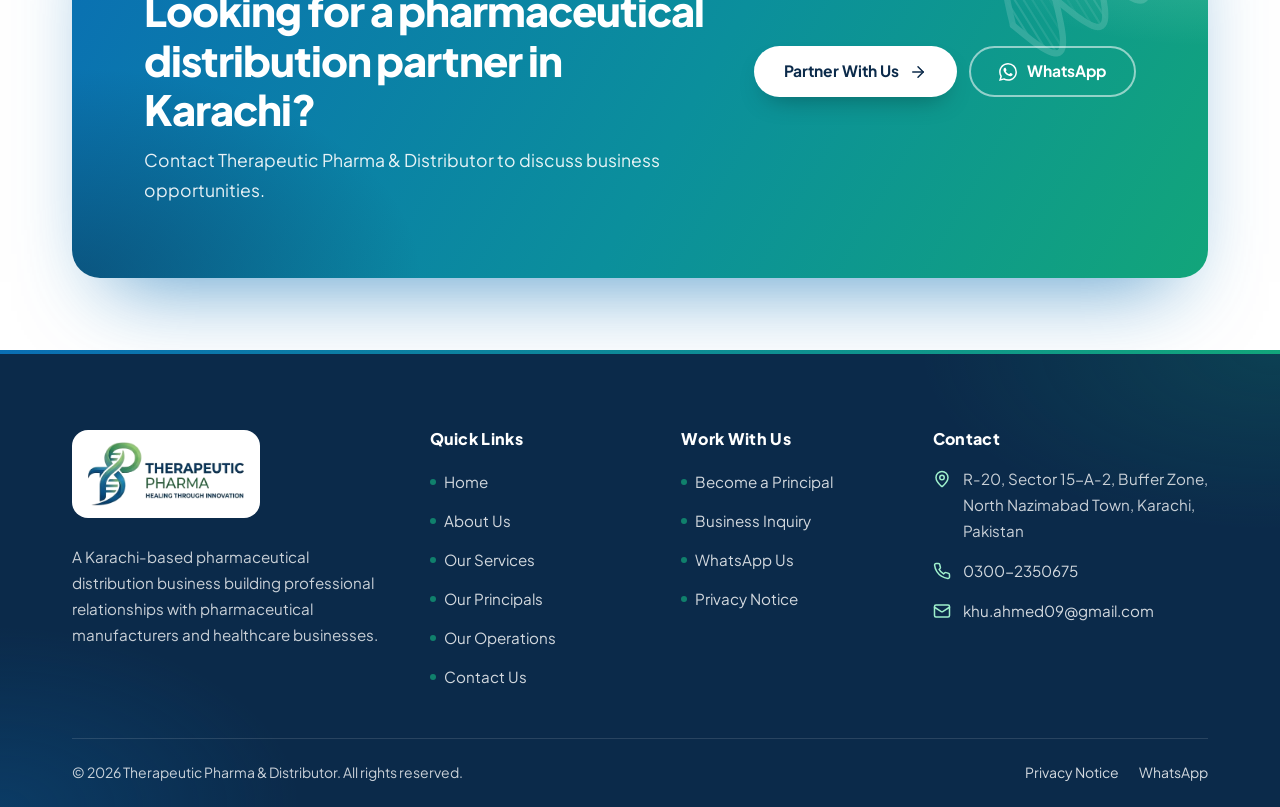
<file: about.html>
<!doctype html>
<html lang="en">
<head>
  <meta charset="utf-8">
  <meta name="viewport" content="width=device-width, initial-scale=1">
  <title>About Us | Therapeutic Pharma & Distributor</title>
  <meta name="description" content="Learn about Therapeutic Pharma & Distributor, a Karachi-based pharmaceutical distribution business — our background, mission, vision, values and management team.">
  <meta name="theme-color" content="#07517D">
  <meta property="og:type" content="website">
  <meta property="og:site_name" content="Therapeutic Pharma &amp; Distributor">
  <meta property="og:title" content="About Us | Therapeutic Pharma & Distributor">
  <meta property="og:description" content="Learn about Therapeutic Pharma & Distributor, a Karachi-based pharmaceutical distribution business — our background, mission, vision, values and management team.">
  <link rel="icon" type="image/png" href="assets/images/favicon.png">
  <link rel="apple-touch-icon" href="assets/images/apple-touch-icon.png">
  <link rel="preconnect" href="https://fonts.googleapis.com">
  <link rel="preconnect" href="https://fonts.gstatic.com" crossorigin>
  <link rel="stylesheet" href="https://fonts.googleapis.com/css2?family=Plus+Jakarta+Sans:wght@400;500;600;700;800&amp;display=swap">
  <link rel="stylesheet" href="assets/css/style.css">
  <!-- Analytics: paste the Google Analytics 4 (gtag.js) snippet here once the property is created. -->
</head>
<body>
  <a class="skip-link" href="#main">Skip to main content</a>

  <header class="site-header">
    <div class="container header-inner">
      <a class="brand" href="index.html" aria-label="Therapeutic Pharma &amp; Distributor — Home">
        <img src="assets/images/logo.png" alt="Therapeutic Pharma — Healing Through Innovation" width="402" height="165">
      </a>

      <nav class="primary-nav" id="primary-nav" aria-label="Main">
        <ul>
          <li><a href="index.html">Home</a></li>
          <li><a href="about.html" aria-current="page">About Us</a></li>
          <li><a href="services.html">Services</a></li>
          <li><a href="principals.html">Our Principals</a></li>
          <li><a href="operations.html">Operations</a></li>
          <li><a href="contact.html">Contact Us</a></li>
        </ul>
        <div class="nav-mobile-cta">
          <a class="btn btn--primary btn--block" href="contact.html"><svg viewBox="0 0 24 24" fill="none" stroke="currentColor" stroke-width="2" stroke-linecap="round" stroke-linejoin="round" aria-hidden="true" focusable="false"><path d="M22 16.92v3a2 2 0 0 1-2.18 2 19.79 19.79 0 0 1-8.63-3.07 19.5 19.5 0 0 1-6-6 19.79 19.79 0 0 1-3.07-8.67A2 2 0 0 1 4.11 2h3a2 2 0 0 1 2 1.72 12.84 12.84 0 0 0 .7 2.81 2 2 0 0 1-.45 2.11L8.09 9.91a16 16 0 0 0 6 6l1.27-1.27a2 2 0 0 1 2.11-.45 12.84 12.84 0 0 0 2.81.7A2 2 0 0 1 22 16.92z"/></svg> Contact Us</a>
        </div>
      </nav>

      <div class="header-cta">
        <a class="btn btn--primary btn--sm" href="contact.html"><svg viewBox="0 0 24 24" fill="none" stroke="currentColor" stroke-width="2" stroke-linecap="round" stroke-linejoin="round" aria-hidden="true" focusable="false"><path d="M22 16.92v3a2 2 0 0 1-2.18 2 19.79 19.79 0 0 1-8.63-3.07 19.5 19.5 0 0 1-6-6 19.79 19.79 0 0 1-3.07-8.67A2 2 0 0 1 4.11 2h3a2 2 0 0 1 2 1.72 12.84 12.84 0 0 0 .7 2.81 2 2 0 0 1-.45 2.11L8.09 9.91a16 16 0 0 0 6 6l1.27-1.27a2 2 0 0 1 2.11-.45 12.84 12.84 0 0 0 2.81.7A2 2 0 0 1 22 16.92z"/></svg> Contact Us</a>
        <button class="nav-toggle" type="button" aria-controls="primary-nav" aria-expanded="false" aria-label="Open menu"><span></span></button>
      </div>
    </div>
  </header>

  <main id="main">
    <section class="page-hero">
      <svg class="hero-helix" viewBox="0 0 400 400" aria-hidden="true" focusable="false"><g transform="rotate(-32 200.0 200.0)"><line x1="40.0" y1="200.0" x2="40.0" y2="200.0" stroke="#FFFFFF" stroke-opacity="0.80" stroke-width="3" stroke-linecap="round"/><line x1="50.7" y1="230.9" x2="50.7" y2="169.1" stroke="#FFFFFF" stroke-opacity="0.77" stroke-width="3" stroke-linecap="round"/><line x1="61.3" y1="255.0" x2="61.3" y2="145.0" stroke="#FFFFFF" stroke-opacity="0.69" stroke-width="3" stroke-linecap="round"/><line x1="72.0" y1="267.2" x2="72.0" y2="132.8" stroke="#FFFFFF" stroke-opacity="0.57" stroke-width="3" stroke-linecap="round"/><line x1="82.7" y1="264.7" x2="82.7" y2="135.3" stroke="#FFFFFF" stroke-opacity="0.44" stroke-width="3" stroke-linecap="round"/><line x1="93.3" y1="248.1" x2="93.3" y2="151.9" stroke="#FFFFFF" stroke-opacity="0.33" stroke-width="3" stroke-linecap="round"/><line x1="104.0" y1="221.0" x2="104.0" y2="179.0" stroke="#FFFFFF" stroke-opacity="0.26" stroke-width="3" stroke-linecap="round"/><line x1="114.7" y1="189.4" x2="114.7" y2="210.6" stroke="#FFFFFF" stroke-opacity="0.25" stroke-width="3" stroke-linecap="round"/><line x1="125.3" y1="160.0" x2="125.3" y2="240.0" stroke="#FFFFFF" stroke-opacity="0.30" stroke-width="3" stroke-linecap="round"/><line x1="136.0" y1="139.4" x2="136.0" y2="260.6" stroke="#FFFFFF" stroke-opacity="0.40" stroke-width="3" stroke-linecap="round"/><line x1="146.7" y1="132.0" x2="146.7" y2="268.0" stroke="#FFFFFF" stroke-opacity="0.52" stroke-width="3" stroke-linecap="round"/><line x1="157.3" y1="139.4" x2="157.3" y2="260.6" stroke="#FFFFFF" stroke-opacity="0.65" stroke-width="3" stroke-linecap="round"/><line x1="168.0" y1="160.0" x2="168.0" y2="240.0" stroke="#FFFFFF" stroke-opacity="0.75" stroke-width="3" stroke-linecap="round"/><line x1="178.7" y1="189.4" x2="178.7" y2="210.6" stroke="#FFFFFF" stroke-opacity="0.80" stroke-width="3" stroke-linecap="round"/><line x1="189.3" y1="221.0" x2="189.3" y2="179.0" stroke="#FFFFFF" stroke-opacity="0.79" stroke-width="3" stroke-linecap="round"/><line x1="200.0" y1="248.1" x2="200.0" y2="151.9" stroke="#FFFFFF" stroke-opacity="0.72" stroke-width="3" stroke-linecap="round"/><line x1="210.7" y1="264.7" x2="210.7" y2="135.3" stroke="#FFFFFF" stroke-opacity="0.61" stroke-width="3" stroke-linecap="round"/><line x1="221.3" y1="267.2" x2="221.3" y2="132.8" stroke="#FFFFFF" stroke-opacity="0.48" stroke-width="3" stroke-linecap="round"/><line x1="232.0" y1="255.0" x2="232.0" y2="145.0" stroke="#FFFFFF" stroke-opacity="0.36" stroke-width="3" stroke-linecap="round"/><line x1="242.7" y1="230.9" x2="242.7" y2="169.1" stroke="#FFFFFF" stroke-opacity="0.28" stroke-width="3" stroke-linecap="round"/><line x1="253.3" y1="200.0" x2="253.3" y2="200.0" stroke="#FFFFFF" stroke-opacity="0.25" stroke-width="3" stroke-linecap="round"/><line x1="264.0" y1="169.1" x2="264.0" y2="230.9" stroke="#FFFFFF" stroke-opacity="0.28" stroke-width="3" stroke-linecap="round"/><line x1="274.7" y1="145.0" x2="274.7" y2="255.0" stroke="#FFFFFF" stroke-opacity="0.36" stroke-width="3" stroke-linecap="round"/><line x1="285.3" y1="132.8" x2="285.3" y2="267.2" stroke="#FFFFFF" stroke-opacity="0.48" stroke-width="3" stroke-linecap="round"/><line x1="296.0" y1="135.3" x2="296.0" y2="264.7" stroke="#FFFFFF" stroke-opacity="0.61" stroke-width="3" stroke-linecap="round"/><line x1="306.7" y1="151.9" x2="306.7" y2="248.1" stroke="#FFFFFF" stroke-opacity="0.72" stroke-width="3" stroke-linecap="round"/><line x1="317.3" y1="179.0" x2="317.3" y2="221.0" stroke="#FFFFFF" stroke-opacity="0.79" stroke-width="3" stroke-linecap="round"/><line x1="328.0" y1="210.6" x2="328.0" y2="189.4" stroke="#FFFFFF" stroke-opacity="0.80" stroke-width="3" stroke-linecap="round"/><line x1="338.7" y1="240.0" x2="338.7" y2="160.0" stroke="#FFFFFF" stroke-opacity="0.75" stroke-width="3" stroke-linecap="round"/><line x1="349.3" y1="260.6" x2="349.3" y2="139.4" stroke="#FFFFFF" stroke-opacity="0.65" stroke-width="3" stroke-linecap="round"/><line x1="360.0" y1="268.0" x2="360.0" y2="132.0" stroke="#FFFFFF" stroke-opacity="0.53" stroke-width="3" stroke-linecap="round"/><path d="M40.0 200.0 L42.7 192.0 L45.3 184.1 L48.0 176.5 L50.7 169.1 L53.3 162.2 L56.0 155.8 L58.7 150.1 L61.3 145.0 L64.0 140.7 L66.7 137.2 L69.3 134.6 L72.0 132.8 L74.7 132.1 L77.3 132.2 L80.0 133.3 L82.7 135.3 L85.3 138.2 L88.0 142.0 L90.7 146.6 L93.3 151.9 L96.0 157.9 L98.7 164.5 L101.3 171.5 L104.0 179.0 L106.7 186.7 L109.3 194.7 L112.0 202.7 L114.7 210.6 L117.3 218.5 L120.0 226.0 L122.7 233.2 L125.3 240.0 L128.0 246.2 L130.7 251.7 L133.3 256.5 L136.0 260.6 L138.7 263.8 L141.3 266.1 L144.0 267.5 L146.7 268.0 L149.3 267.5 L152.0 266.1 L154.7 263.8 L157.3 260.6 L160.0 256.5 L162.7 251.7 L165.3 246.2 L168.0 240.0 L170.7 233.2 L173.3 226.0 L176.0 218.5 L178.7 210.6 L181.3 202.7 L184.0 194.7 L186.7 186.7 L189.3 179.0 L192.0 171.5 L194.7 164.5 L197.3 157.9 L200.0 151.9 L202.7 146.6 L205.3 142.0 L208.0 138.2 L210.7 135.3 L213.3 133.3 L216.0 132.2 L218.7 132.1 L221.3 132.8 L224.0 134.6 L226.7 137.2 L229.3 140.7 L232.0 145.0 L234.7 150.1 L237.3 155.8 L240.0 162.2 L242.7 169.1 L245.3 176.5 L248.0 184.1 L250.7 192.0 L253.3 200.0 L256.0 208.0 L258.7 215.9 L261.3 223.5 L264.0 230.9 L266.7 237.8 L269.3 244.2 L272.0 249.9 L274.7 255.0 L277.3 259.3 L280.0 262.8 L282.7 265.4 L285.3 267.2 L288.0 267.9 L290.7 267.8 L293.3 266.7 L296.0 264.7 L298.7 261.8 L301.3 258.0 L304.0 253.4 L306.7 248.1 L309.3 242.1 L312.0 235.5 L314.7 228.5 L317.3 221.0 L320.0 213.3 L322.7 205.3 L325.3 197.3 L328.0 189.4 L330.7 181.5 L333.3 174.0 L336.0 166.8 L338.7 160.0 L341.3 153.8 L344.0 148.3 L346.7 143.5 L349.3 139.4 L352.0 136.2 L354.7 133.9 L357.3 132.5 L360.0 132.0" fill="none" stroke="#FFFFFF" stroke-opacity=".9" stroke-width="9" stroke-linecap="round"/><path d="M40.0 200.0 L42.7 208.0 L45.3 215.9 L48.0 223.5 L50.7 230.9 L53.3 237.8 L56.0 244.2 L58.7 249.9 L61.3 255.0 L64.0 259.3 L66.7 262.8 L69.3 265.4 L72.0 267.2 L74.7 267.9 L77.3 267.8 L80.0 266.7 L82.7 264.7 L85.3 261.8 L88.0 258.0 L90.7 253.4 L93.3 248.1 L96.0 242.1 L98.7 235.5 L101.3 228.5 L104.0 221.0 L106.7 213.3 L109.3 205.3 L112.0 197.3 L114.7 189.4 L117.3 181.5 L120.0 174.0 L122.7 166.8 L125.3 160.0 L128.0 153.8 L130.7 148.3 L133.3 143.5 L136.0 139.4 L138.7 136.2 L141.3 133.9 L144.0 132.5 L146.7 132.0 L149.3 132.5 L152.0 133.9 L154.7 136.2 L157.3 139.4 L160.0 143.5 L162.7 148.3 L165.3 153.8 L168.0 160.0 L170.7 166.8 L173.3 174.0 L176.0 181.5 L178.7 189.4 L181.3 197.3 L184.0 205.3 L186.7 213.3 L189.3 221.0 L192.0 228.5 L194.7 235.5 L197.3 242.1 L200.0 248.1 L202.7 253.4 L205.3 258.0 L208.0 261.8 L210.7 264.7 L213.3 266.7 L216.0 267.8 L218.7 267.9 L221.3 267.2 L224.0 265.4 L226.7 262.8 L229.3 259.3 L232.0 255.0 L234.7 249.9 L237.3 244.2 L240.0 237.8 L242.7 230.9 L245.3 223.5 L248.0 215.9 L250.7 208.0 L253.3 200.0 L256.0 192.0 L258.7 184.1 L261.3 176.5 L264.0 169.1 L266.7 162.2 L269.3 155.8 L272.0 150.1 L274.7 145.0 L277.3 140.7 L280.0 137.2 L282.7 134.6 L285.3 132.8 L288.0 132.1 L290.7 132.2 L293.3 133.3 L296.0 135.3 L298.7 138.2 L301.3 142.0 L304.0 146.6 L306.7 151.9 L309.3 157.9 L312.0 164.5 L314.7 171.5 L317.3 179.0 L320.0 186.7 L322.7 194.7 L325.3 202.7 L328.0 210.6 L330.7 218.5 L333.3 226.0 L336.0 233.2 L338.7 240.0 L341.3 246.2 L344.0 251.7 L346.7 256.5 L349.3 260.6 L352.0 263.8 L354.7 266.1 L357.3 267.5 L360.0 268.0" fill="none" stroke="#FFFFFF" stroke-width="9" stroke-linecap="round"/></g></svg>
      <svg class="wave" viewBox="0 0 1440 80" preserveAspectRatio="none" aria-hidden="true" focusable="false"><path fill="currentColor" d="M0 48 C 240 88 480 88 720 56 C 960 24 1200 8 1440 40 L 1440 80 L 0 80 Z"/></svg>
      <div class="container">
        <ol class="breadcrumb" aria-label="Breadcrumb">
          <li><a href="index.html">Home</a></li>
          <li aria-current="page">About Us</li>
        </ol>
        <h1>About Therapeutic Pharma &amp; Distributor</h1>
        <p>A Karachi-based pharmaceutical distribution business focused on professional relationships with manufacturers and healthcare businesses.</p>
      </div>
    </section>

    <section class="section">
      <div class="container split">
        <div class="reveal">
          <span class="eyebrow">Who We Are</span>
          <h2>Company background</h2>
          <p class="lead">Therapeutic Pharma &amp; Distributor is a Karachi-based pharmaceutical distribution business focused on developing professional relationships with pharmaceutical manufacturers and healthcare businesses.</p>
          <p class="muted">Operating from North Nazimabad, we work as a business-to-business distribution partner &mdash; helping principal companies reach healthcare businesses in Karachi, and helping those businesses access the products they need through a professional, responsive service.</p>
          <p class="est-tag mb-0"><svg viewBox="0 0 24 24" fill="none" stroke="currentColor" stroke-width="2" stroke-linecap="round" stroke-linejoin="round" aria-hidden="true" focusable="false"><path d="M8 2v4"/><path d="M16 2v4"/><rect width="18" height="18" x="3" y="4" rx="2"/><path d="M3 10h18"/></svg> Established October 2026</p>
        </div>
        <!-- Photos hidden until good-quality real photos are available. See README > Photos. -->
        <div class="glance reveal">
          <svg class="glance-helix" viewBox="0 0 400 400" aria-hidden="true" focusable="false"><g transform="rotate(-32 200.0 200.0)"><line x1="40.0" y1="200.0" x2="40.0" y2="200.0" stroke="#FFFFFF" stroke-opacity="0.80" stroke-width="3" stroke-linecap="round"/><line x1="50.7" y1="230.9" x2="50.7" y2="169.1" stroke="#FFFFFF" stroke-opacity="0.77" stroke-width="3" stroke-linecap="round"/><line x1="61.3" y1="255.0" x2="61.3" y2="145.0" stroke="#FFFFFF" stroke-opacity="0.69" stroke-width="3" stroke-linecap="round"/><line x1="72.0" y1="267.2" x2="72.0" y2="132.8" stroke="#FFFFFF" stroke-opacity="0.57" stroke-width="3" stroke-linecap="round"/><line x1="82.7" y1="264.7" x2="82.7" y2="135.3" stroke="#FFFFFF" stroke-opacity="0.44" stroke-width="3" stroke-linecap="round"/><line x1="93.3" y1="248.1" x2="93.3" y2="151.9" stroke="#FFFFFF" stroke-opacity="0.33" stroke-width="3" stroke-linecap="round"/><line x1="104.0" y1="221.0" x2="104.0" y2="179.0" stroke="#FFFFFF" stroke-opacity="0.26" stroke-width="3" stroke-linecap="round"/><line x1="114.7" y1="189.4" x2="114.7" y2="210.6" stroke="#FFFFFF" stroke-opacity="0.25" stroke-width="3" stroke-linecap="round"/><line x1="125.3" y1="160.0" x2="125.3" y2="240.0" stroke="#FFFFFF" stroke-opacity="0.30" stroke-width="3" stroke-linecap="round"/><line x1="136.0" y1="139.4" x2="136.0" y2="260.6" stroke="#FFFFFF" stroke-opacity="0.40" stroke-width="3" stroke-linecap="round"/><line x1="146.7" y1="132.0" x2="146.7" y2="268.0" stroke="#FFFFFF" stroke-opacity="0.52" stroke-width="3" stroke-linecap="round"/><line x1="157.3" y1="139.4" x2="157.3" y2="260.6" stroke="#FFFFFF" stroke-opacity="0.65" stroke-width="3" stroke-linecap="round"/><line x1="168.0" y1="160.0" x2="168.0" y2="240.0" stroke="#FFFFFF" stroke-opacity="0.75" stroke-width="3" stroke-linecap="round"/><line x1="178.7" y1="189.4" x2="178.7" y2="210.6" stroke="#FFFFFF" stroke-opacity="0.80" stroke-width="3" stroke-linecap="round"/><line x1="189.3" y1="221.0" x2="189.3" y2="179.0" stroke="#FFFFFF" stroke-opacity="0.79" stroke-width="3" stroke-linecap="round"/><line x1="200.0" y1="248.1" x2="200.0" y2="151.9" stroke="#FFFFFF" stroke-opacity="0.72" stroke-width="3" stroke-linecap="round"/><line x1="210.7" y1="264.7" x2="210.7" y2="135.3" stroke="#FFFFFF" stroke-opacity="0.61" stroke-width="3" stroke-linecap="round"/><line x1="221.3" y1="267.2" x2="221.3" y2="132.8" stroke="#FFFFFF" stroke-opacity="0.48" stroke-width="3" stroke-linecap="round"/><line x1="232.0" y1="255.0" x2="232.0" y2="145.0" stroke="#FFFFFF" stroke-opacity="0.36" stroke-width="3" stroke-linecap="round"/><line x1="242.7" y1="230.9" x2="242.7" y2="169.1" stroke="#FFFFFF" stroke-opacity="0.28" stroke-width="3" stroke-linecap="round"/><line x1="253.3" y1="200.0" x2="253.3" y2="200.0" stroke="#FFFFFF" stroke-opacity="0.25" stroke-width="3" stroke-linecap="round"/><line x1="264.0" y1="169.1" x2="264.0" y2="230.9" stroke="#FFFFFF" stroke-opacity="0.28" stroke-width="3" stroke-linecap="round"/><line x1="274.7" y1="145.0" x2="274.7" y2="255.0" stroke="#FFFFFF" stroke-opacity="0.36" stroke-width="3" stroke-linecap="round"/><line x1="285.3" y1="132.8" x2="285.3" y2="267.2" stroke="#FFFFFF" stroke-opacity="0.48" stroke-width="3" stroke-linecap="round"/><line x1="296.0" y1="135.3" x2="296.0" y2="264.7" stroke="#FFFFFF" stroke-opacity="0.61" stroke-width="3" stroke-linecap="round"/><line x1="306.7" y1="151.9" x2="306.7" y2="248.1" stroke="#FFFFFF" stroke-opacity="0.72" stroke-width="3" stroke-linecap="round"/><line x1="317.3" y1="179.0" x2="317.3" y2="221.0" stroke="#FFFFFF" stroke-opacity="0.79" stroke-width="3" stroke-linecap="round"/><line x1="328.0" y1="210.6" x2="328.0" y2="189.4" stroke="#FFFFFF" stroke-opacity="0.80" stroke-width="3" stroke-linecap="round"/><line x1="338.7" y1="240.0" x2="338.7" y2="160.0" stroke="#FFFFFF" stroke-opacity="0.75" stroke-width="3" stroke-linecap="round"/><line x1="349.3" y1="260.6" x2="349.3" y2="139.4" stroke="#FFFFFF" stroke-opacity="0.65" stroke-width="3" stroke-linecap="round"/><line x1="360.0" y1="268.0" x2="360.0" y2="132.0" stroke="#FFFFFF" stroke-opacity="0.53" stroke-width="3" stroke-linecap="round"/><path d="M40.0 200.0 L42.7 192.0 L45.3 184.1 L48.0 176.5 L50.7 169.1 L53.3 162.2 L56.0 155.8 L58.7 150.1 L61.3 145.0 L64.0 140.7 L66.7 137.2 L69.3 134.6 L72.0 132.8 L74.7 132.1 L77.3 132.2 L80.0 133.3 L82.7 135.3 L85.3 138.2 L88.0 142.0 L90.7 146.6 L93.3 151.9 L96.0 157.9 L98.7 164.5 L101.3 171.5 L104.0 179.0 L106.7 186.7 L109.3 194.7 L112.0 202.7 L114.7 210.6 L117.3 218.5 L120.0 226.0 L122.7 233.2 L125.3 240.0 L128.0 246.2 L130.7 251.7 L133.3 256.5 L136.0 260.6 L138.7 263.8 L141.3 266.1 L144.0 267.5 L146.7 268.0 L149.3 267.5 L152.0 266.1 L154.7 263.8 L157.3 260.6 L160.0 256.5 L162.7 251.7 L165.3 246.2 L168.0 240.0 L170.7 233.2 L173.3 226.0 L176.0 218.5 L178.7 210.6 L181.3 202.7 L184.0 194.7 L186.7 186.7 L189.3 179.0 L192.0 171.5 L194.7 164.5 L197.3 157.9 L200.0 151.9 L202.7 146.6 L205.3 142.0 L208.0 138.2 L210.7 135.3 L213.3 133.3 L216.0 132.2 L218.7 132.1 L221.3 132.8 L224.0 134.6 L226.7 137.2 L229.3 140.7 L232.0 145.0 L234.7 150.1 L237.3 155.8 L240.0 162.2 L242.7 169.1 L245.3 176.5 L248.0 184.1 L250.7 192.0 L253.3 200.0 L256.0 208.0 L258.7 215.9 L261.3 223.5 L264.0 230.9 L266.7 237.8 L269.3 244.2 L272.0 249.9 L274.7 255.0 L277.3 259.3 L280.0 262.8 L282.7 265.4 L285.3 267.2 L288.0 267.9 L290.7 267.8 L293.3 266.7 L296.0 264.7 L298.7 261.8 L301.3 258.0 L304.0 253.4 L306.7 248.1 L309.3 242.1 L312.0 235.5 L314.7 228.5 L317.3 221.0 L320.0 213.3 L322.7 205.3 L325.3 197.3 L328.0 189.4 L330.7 181.5 L333.3 174.0 L336.0 166.8 L338.7 160.0 L341.3 153.8 L344.0 148.3 L346.7 143.5 L349.3 139.4 L352.0 136.2 L354.7 133.9 L357.3 132.5 L360.0 132.0" fill="none" stroke="#FFFFFF" stroke-opacity=".9" stroke-width="9" stroke-linecap="round"/><path d="M40.0 200.0 L42.7 208.0 L45.3 215.9 L48.0 223.5 L50.7 230.9 L53.3 237.8 L56.0 244.2 L58.7 249.9 L61.3 255.0 L64.0 259.3 L66.7 262.8 L69.3 265.4 L72.0 267.2 L74.7 267.9 L77.3 267.8 L80.0 266.7 L82.7 264.7 L85.3 261.8 L88.0 258.0 L90.7 253.4 L93.3 248.1 L96.0 242.1 L98.7 235.5 L101.3 228.5 L104.0 221.0 L106.7 213.3 L109.3 205.3 L112.0 197.3 L114.7 189.4 L117.3 181.5 L120.0 174.0 L122.7 166.8 L125.3 160.0 L128.0 153.8 L130.7 148.3 L133.3 143.5 L136.0 139.4 L138.7 136.2 L141.3 133.9 L144.0 132.5 L146.7 132.0 L149.3 132.5 L152.0 133.9 L154.7 136.2 L157.3 139.4 L160.0 143.5 L162.7 148.3 L165.3 153.8 L168.0 160.0 L170.7 166.8 L173.3 174.0 L176.0 181.5 L178.7 189.4 L181.3 197.3 L184.0 205.3 L186.7 213.3 L189.3 221.0 L192.0 228.5 L194.7 235.5 L197.3 242.1 L200.0 248.1 L202.7 253.4 L205.3 258.0 L208.0 261.8 L210.7 264.7 L213.3 266.7 L216.0 267.8 L218.7 267.9 L221.3 267.2 L224.0 265.4 L226.7 262.8 L229.3 259.3 L232.0 255.0 L234.7 249.9 L237.3 244.2 L240.0 237.8 L242.7 230.9 L245.3 223.5 L248.0 215.9 L250.7 208.0 L253.3 200.0 L256.0 192.0 L258.7 184.1 L261.3 176.5 L264.0 169.1 L266.7 162.2 L269.3 155.8 L272.0 150.1 L274.7 145.0 L277.3 140.7 L280.0 137.2 L282.7 134.6 L285.3 132.8 L288.0 132.1 L290.7 132.2 L293.3 133.3 L296.0 135.3 L298.7 138.2 L301.3 142.0 L304.0 146.6 L306.7 151.9 L309.3 157.9 L312.0 164.5 L314.7 171.5 L317.3 179.0 L320.0 186.7 L322.7 194.7 L325.3 202.7 L328.0 210.6 L330.7 218.5 L333.3 226.0 L336.0 233.2 L338.7 240.0 L341.3 246.2 L344.0 251.7 L346.7 256.5 L349.3 260.6 L352.0 263.8 L354.7 266.1 L357.3 267.5 L360.0 268.0" fill="none" stroke="#FFFFFF" stroke-width="9" stroke-linecap="round"/></g></svg>
          <span class="eyebrow">Healing Through Innovation</span>
          <h3>At a glance</h3>
          <ul class="glance-list">
            <li><span class="ic"><svg viewBox="0 0 24 24" fill="none" stroke="currentColor" stroke-width="2" stroke-linecap="round" stroke-linejoin="round" aria-hidden="true" focusable="false"><path d="M8 2v4"/><path d="M16 2v4"/><rect width="18" height="18" x="3" y="4" rx="2"/><path d="M3 10h18"/></svg></span><div><small>Established</small><strong>October 2026</strong></div></li>
            <li><span class="ic"><svg viewBox="0 0 24 24" fill="none" stroke="currentColor" stroke-width="2" stroke-linecap="round" stroke-linejoin="round" aria-hidden="true" focusable="false"><path d="M20 10c0 4.993-5.539 10.193-7.399 11.799a1 1 0 0 1-1.202 0C9.539 20.193 4 14.993 4 10a8 8 0 0 1 16 0"/><circle cx="12" cy="10" r="3"/></svg></span><div><small>Head office</small><strong>North Nazimabad, Karachi</strong></div></li>
            <li><span class="ic"><svg viewBox="0 0 24 24" fill="none" stroke="currentColor" stroke-width="2" stroke-linecap="round" stroke-linejoin="round" aria-hidden="true" focusable="false"><path d="M14 18V6a2 2 0 0 0-2-2H4a2 2 0 0 0-2 2v11a1 1 0 0 0 1 1h2"/><path d="M15 18H9"/><path d="M19 18h2a1 1 0 0 0 1-1v-3.65a1 1 0 0 0-.22-.624l-3.48-4.35A1 1 0 0 0 17.52 8H14"/><circle cx="17" cy="18" r="2"/><circle cx="7" cy="18" r="2"/></svg></span><div><small>Business</small><strong>B2B pharmaceutical distribution</strong></div></li>
            <li><span class="ic"><svg viewBox="0 0 24 24" fill="none" stroke="currentColor" stroke-width="2" stroke-linecap="round" stroke-linejoin="round" aria-hidden="true" focusable="false"><path d="M14.106 5.553a2 2 0 0 0 1.788 0l3.659-1.83A1 1 0 0 1 21 4.619v12.764a1 1 0 0 1-.553.894l-4.553 2.277a2 2 0 0 1-1.788 0l-4.212-2.106a2 2 0 0 0-1.788 0l-3.659 1.83A1 1 0 0 1 3 19.381V6.618a1 1 0 0 1 .553-.894l4.553-2.277a2 2 0 0 1 1.788 0z"/><path d="M15 5.764v15"/><path d="M9 3.236v15"/></svg></span><div><small>Coverage</small><strong>Karachi</strong></div></li>
          </ul>
        </div>
      </div>
    </section>

    <section class="section section--soft">
      <div class="container">
        <div class="grid grid-2">
          <article class="mv-card mv-card--blue reveal">
            <div class="icon"><svg viewBox="0 0 24 24" fill="none" stroke="currentColor" stroke-width="2" stroke-linecap="round" stroke-linejoin="round" aria-hidden="true" focusable="false"><circle cx="12" cy="12" r="10"/><circle cx="12" cy="12" r="6"/><circle cx="12" cy="12" r="2"/></svg></div>
            <h3>Our Mission</h3>
            <p>To support Karachi&rsquo;s healthcare supply chain through responsible distribution services, professional business practices, and dependable partnerships.</p>
          </article>
          <article class="mv-card mv-card--green reveal">
            <div class="icon"><svg viewBox="0 0 24 24" fill="none" stroke="currentColor" stroke-width="2" stroke-linecap="round" stroke-linejoin="round" aria-hidden="true" focusable="false"><path d="M2.062 12.348a1 1 0 0 1 0-.696 10.75 10.75 0 0 1 19.876 0 1 1 0 0 1 0 .696 10.75 10.75 0 0 1-19.876 0"/><circle cx="12" cy="12" r="3"/></svg></div>
            <h3>Our Vision</h3>
            <p>To become a respected and trusted pharmaceutical distribution partner in Karachi.</p>
          </article>
        </div>
      </div>
    </section>

    <section class="section">
      <div class="container">
        <div class="section-head section-head--center reveal">
          <span class="eyebrow">Core Values</span>
          <h2>What guides our work</h2>
        </div>
        <div class="values reveal">
          <div class="value"><div class="icon"><svg viewBox="0 0 24 24" fill="none" stroke="currentColor" stroke-width="2" stroke-linecap="round" stroke-linejoin="round" aria-hidden="true" focusable="false"><path d="m16 16 3-8 3 8c-.87.65-1.92 1-3 1s-2.13-.35-3-1Z"/><path d="m2 16 3-8 3 8c-.87.65-1.92 1-3 1s-2.13-.35-3-1Z"/><path d="M7 21h10"/><path d="M12 3v18"/><path d="M3 7h2c2 0 5-1 7-2 2 1 5 2 7 2h2"/></svg></div><h3>Integrity</h3></div>
          <div class="value"><div class="icon"><svg viewBox="0 0 24 24" fill="none" stroke="currentColor" stroke-width="2" stroke-linecap="round" stroke-linejoin="round" aria-hidden="true" focusable="false"><path d="M16 20V4a2 2 0 0 0-2-2h-4a2 2 0 0 0-2 2v16"/><rect width="20" height="14" x="2" y="6" rx="2"/></svg></div><h3>Professionalism</h3></div>
          <div class="value"><div class="icon"><svg viewBox="0 0 24 24" fill="none" stroke="currentColor" stroke-width="2" stroke-linecap="round" stroke-linejoin="round" aria-hidden="true" focusable="false"><path d="m11 17 2 2a1 1 0 1 0 3-3"/><path d="m14 14 2.5 2.5a1 1 0 1 0 3-3l-3.88-3.88a3 3 0 0 0-4.24 0l-.88.88a1 1 0 1 1-3-3l2.81-2.81a5.79 5.79 0 0 1 7.06-.87l.47.28a2 2 0 0 0 1.42.25L21 4"/><path d="m21 3 1 11h-2"/><path d="M3 3 2 14l6.5 6.5a1 1 0 1 0 3-3"/><path d="M3 4h8"/></svg></div><h3>Partnership</h3></div>
          <div class="value"><div class="icon"><svg viewBox="0 0 24 24" fill="none" stroke="currentColor" stroke-width="2" stroke-linecap="round" stroke-linejoin="round" aria-hidden="true" focusable="false"><path d="M3.85 8.62a4 4 0 0 1 4.78-4.77 4 4 0 0 1 6.74 0 4 4 0 0 1 4.78 4.78 4 4 0 0 1 0 6.74 4 4 0 0 1-4.77 4.78 4 4 0 0 1-6.75 0 4 4 0 0 1-4.78-4.77 4 4 0 0 1 0-6.76Z"/><path d="m9 12 2 2 4-4"/></svg></div><h3>Reliability</h3></div>
          <div class="value"><div class="icon"><svg viewBox="0 0 24 24" fill="none" stroke="currentColor" stroke-width="2" stroke-linecap="round" stroke-linejoin="round" aria-hidden="true" focusable="false"><polyline points="22 7 13.5 15.5 8.5 10.5 2 17"/><polyline points="16 7 22 7 22 13"/></svg></div><h3>Continuous Improvement</h3></div>
        </div>
      </div>
    </section>

    <section class="section section--soft">
      <div class="container">
        <div class="section-head reveal">
          <span class="eyebrow">Management</span>
          <h2>The people you&rsquo;ll work with</h2>
          <p>Speak directly with our management team about distribution, orders and partnerships.</p>
        </div>
        <div class="grid grid-2">
          <article class="card team-card reveal">
            <div class="avatar" aria-hidden="true">KA</div>
            <div>
              <h3>Khurram Ahmed</h3>
              <p class="role">Distribution Manager</p>
              <p class="contact-line">
                <a href="tel:+923002350675">0300-2350675</a>
                <a href="mailto:khu.ahmed09@gmail.com">khu.ahmed09@gmail.com</a>
              </p>
            </div>
          </article>
          <article class="card team-card reveal">
            <div class="avatar" aria-hidden="true">AA</div>
            <div>
              <h3>Asif Ali</h3>
              <p class="role">Business Unit Manager</p>
              <p class="contact-line">
                <a href="mailto:syedkingasif@yahoo.com">syedkingasif@yahoo.com</a>
              </p>
            </div>
          </article>
        </div>
      </div>
    </section>
    <section class="section section--tight">
      <div class="container">
        <div class="cta-band reveal">
          <svg class="helix" viewBox="0 0 400 400" aria-hidden="true" focusable="false"><g transform="rotate(-32 200.0 200.0)"><line x1="40.0" y1="200.0" x2="40.0" y2="200.0" stroke="#FFFFFF" stroke-opacity="0.80" stroke-width="3" stroke-linecap="round"/><line x1="50.7" y1="230.9" x2="50.7" y2="169.1" stroke="#FFFFFF" stroke-opacity="0.77" stroke-width="3" stroke-linecap="round"/><line x1="61.3" y1="255.0" x2="61.3" y2="145.0" stroke="#FFFFFF" stroke-opacity="0.69" stroke-width="3" stroke-linecap="round"/><line x1="72.0" y1="267.2" x2="72.0" y2="132.8" stroke="#FFFFFF" stroke-opacity="0.57" stroke-width="3" stroke-linecap="round"/><line x1="82.7" y1="264.7" x2="82.7" y2="135.3" stroke="#FFFFFF" stroke-opacity="0.44" stroke-width="3" stroke-linecap="round"/><line x1="93.3" y1="248.1" x2="93.3" y2="151.9" stroke="#FFFFFF" stroke-opacity="0.33" stroke-width="3" stroke-linecap="round"/><line x1="104.0" y1="221.0" x2="104.0" y2="179.0" stroke="#FFFFFF" stroke-opacity="0.26" stroke-width="3" stroke-linecap="round"/><line x1="114.7" y1="189.4" x2="114.7" y2="210.6" stroke="#FFFFFF" stroke-opacity="0.25" stroke-width="3" stroke-linecap="round"/><line x1="125.3" y1="160.0" x2="125.3" y2="240.0" stroke="#FFFFFF" stroke-opacity="0.30" stroke-width="3" stroke-linecap="round"/><line x1="136.0" y1="139.4" x2="136.0" y2="260.6" stroke="#FFFFFF" stroke-opacity="0.40" stroke-width="3" stroke-linecap="round"/><line x1="146.7" y1="132.0" x2="146.7" y2="268.0" stroke="#FFFFFF" stroke-opacity="0.52" stroke-width="3" stroke-linecap="round"/><line x1="157.3" y1="139.4" x2="157.3" y2="260.6" stroke="#FFFFFF" stroke-opacity="0.65" stroke-width="3" stroke-linecap="round"/><line x1="168.0" y1="160.0" x2="168.0" y2="240.0" stroke="#FFFFFF" stroke-opacity="0.75" stroke-width="3" stroke-linecap="round"/><line x1="178.7" y1="189.4" x2="178.7" y2="210.6" stroke="#FFFFFF" stroke-opacity="0.80" stroke-width="3" stroke-linecap="round"/><line x1="189.3" y1="221.0" x2="189.3" y2="179.0" stroke="#FFFFFF" stroke-opacity="0.79" stroke-width="3" stroke-linecap="round"/><line x1="200.0" y1="248.1" x2="200.0" y2="151.9" stroke="#FFFFFF" stroke-opacity="0.72" stroke-width="3" stroke-linecap="round"/><line x1="210.7" y1="264.7" x2="210.7" y2="135.3" stroke="#FFFFFF" stroke-opacity="0.61" stroke-width="3" stroke-linecap="round"/><line x1="221.3" y1="267.2" x2="221.3" y2="132.8" stroke="#FFFFFF" stroke-opacity="0.48" stroke-width="3" stroke-linecap="round"/><line x1="232.0" y1="255.0" x2="232.0" y2="145.0" stroke="#FFFFFF" stroke-opacity="0.36" stroke-width="3" stroke-linecap="round"/><line x1="242.7" y1="230.9" x2="242.7" y2="169.1" stroke="#FFFFFF" stroke-opacity="0.28" stroke-width="3" stroke-linecap="round"/><line x1="253.3" y1="200.0" x2="253.3" y2="200.0" stroke="#FFFFFF" stroke-opacity="0.25" stroke-width="3" stroke-linecap="round"/><line x1="264.0" y1="169.1" x2="264.0" y2="230.9" stroke="#FFFFFF" stroke-opacity="0.28" stroke-width="3" stroke-linecap="round"/><line x1="274.7" y1="145.0" x2="274.7" y2="255.0" stroke="#FFFFFF" stroke-opacity="0.36" stroke-width="3" stroke-linecap="round"/><line x1="285.3" y1="132.8" x2="285.3" y2="267.2" stroke="#FFFFFF" stroke-opacity="0.48" stroke-width="3" stroke-linecap="round"/><line x1="296.0" y1="135.3" x2="296.0" y2="264.7" stroke="#FFFFFF" stroke-opacity="0.61" stroke-width="3" stroke-linecap="round"/><line x1="306.7" y1="151.9" x2="306.7" y2="248.1" stroke="#FFFFFF" stroke-opacity="0.72" stroke-width="3" stroke-linecap="round"/><line x1="317.3" y1="179.0" x2="317.3" y2="221.0" stroke="#FFFFFF" stroke-opacity="0.79" stroke-width="3" stroke-linecap="round"/><line x1="328.0" y1="210.6" x2="328.0" y2="189.4" stroke="#FFFFFF" stroke-opacity="0.80" stroke-width="3" stroke-linecap="round"/><line x1="338.7" y1="240.0" x2="338.7" y2="160.0" stroke="#FFFFFF" stroke-opacity="0.75" stroke-width="3" stroke-linecap="round"/><line x1="349.3" y1="260.6" x2="349.3" y2="139.4" stroke="#FFFFFF" stroke-opacity="0.65" stroke-width="3" stroke-linecap="round"/><line x1="360.0" y1="268.0" x2="360.0" y2="132.0" stroke="#FFFFFF" stroke-opacity="0.53" stroke-width="3" stroke-linecap="round"/><path d="M40.0 200.0 L42.7 192.0 L45.3 184.1 L48.0 176.5 L50.7 169.1 L53.3 162.2 L56.0 155.8 L58.7 150.1 L61.3 145.0 L64.0 140.7 L66.7 137.2 L69.3 134.6 L72.0 132.8 L74.7 132.1 L77.3 132.2 L80.0 133.3 L82.7 135.3 L85.3 138.2 L88.0 142.0 L90.7 146.6 L93.3 151.9 L96.0 157.9 L98.7 164.5 L101.3 171.5 L104.0 179.0 L106.7 186.7 L109.3 194.7 L112.0 202.7 L114.7 210.6 L117.3 218.5 L120.0 226.0 L122.7 233.2 L125.3 240.0 L128.0 246.2 L130.7 251.7 L133.3 256.5 L136.0 260.6 L138.7 263.8 L141.3 266.1 L144.0 267.5 L146.7 268.0 L149.3 267.5 L152.0 266.1 L154.7 263.8 L157.3 260.6 L160.0 256.5 L162.7 251.7 L165.3 246.2 L168.0 240.0 L170.7 233.2 L173.3 226.0 L176.0 218.5 L178.7 210.6 L181.3 202.7 L184.0 194.7 L186.7 186.7 L189.3 179.0 L192.0 171.5 L194.7 164.5 L197.3 157.9 L200.0 151.9 L202.7 146.6 L205.3 142.0 L208.0 138.2 L210.7 135.3 L213.3 133.3 L216.0 132.2 L218.7 132.1 L221.3 132.8 L224.0 134.6 L226.7 137.2 L229.3 140.7 L232.0 145.0 L234.7 150.1 L237.3 155.8 L240.0 162.2 L242.7 169.1 L245.3 176.5 L248.0 184.1 L250.7 192.0 L253.3 200.0 L256.0 208.0 L258.7 215.9 L261.3 223.5 L264.0 230.9 L266.7 237.8 L269.3 244.2 L272.0 249.9 L274.7 255.0 L277.3 259.3 L280.0 262.8 L282.7 265.4 L285.3 267.2 L288.0 267.9 L290.7 267.8 L293.3 266.7 L296.0 264.7 L298.7 261.8 L301.3 258.0 L304.0 253.4 L306.7 248.1 L309.3 242.1 L312.0 235.5 L314.7 228.5 L317.3 221.0 L320.0 213.3 L322.7 205.3 L325.3 197.3 L328.0 189.4 L330.7 181.5 L333.3 174.0 L336.0 166.8 L338.7 160.0 L341.3 153.8 L344.0 148.3 L346.7 143.5 L349.3 139.4 L352.0 136.2 L354.7 133.9 L357.3 132.5 L360.0 132.0" fill="none" stroke="#FFFFFF" stroke-opacity=".9" stroke-width="9" stroke-linecap="round"/><path d="M40.0 200.0 L42.7 208.0 L45.3 215.9 L48.0 223.5 L50.7 230.9 L53.3 237.8 L56.0 244.2 L58.7 249.9 L61.3 255.0 L64.0 259.3 L66.7 262.8 L69.3 265.4 L72.0 267.2 L74.7 267.9 L77.3 267.8 L80.0 266.7 L82.7 264.7 L85.3 261.8 L88.0 258.0 L90.7 253.4 L93.3 248.1 L96.0 242.1 L98.7 235.5 L101.3 228.5 L104.0 221.0 L106.7 213.3 L109.3 205.3 L112.0 197.3 L114.7 189.4 L117.3 181.5 L120.0 174.0 L122.7 166.8 L125.3 160.0 L128.0 153.8 L130.7 148.3 L133.3 143.5 L136.0 139.4 L138.7 136.2 L141.3 133.9 L144.0 132.5 L146.7 132.0 L149.3 132.5 L152.0 133.9 L154.7 136.2 L157.3 139.4 L160.0 143.5 L162.7 148.3 L165.3 153.8 L168.0 160.0 L170.7 166.8 L173.3 174.0 L176.0 181.5 L178.7 189.4 L181.3 197.3 L184.0 205.3 L186.7 213.3 L189.3 221.0 L192.0 228.5 L194.7 235.5 L197.3 242.1 L200.0 248.1 L202.7 253.4 L205.3 258.0 L208.0 261.8 L210.7 264.7 L213.3 266.7 L216.0 267.8 L218.7 267.9 L221.3 267.2 L224.0 265.4 L226.7 262.8 L229.3 259.3 L232.0 255.0 L234.7 249.9 L237.3 244.2 L240.0 237.8 L242.7 230.9 L245.3 223.5 L248.0 215.9 L250.7 208.0 L253.3 200.0 L256.0 192.0 L258.7 184.1 L261.3 176.5 L264.0 169.1 L266.7 162.2 L269.3 155.8 L272.0 150.1 L274.7 145.0 L277.3 140.7 L280.0 137.2 L282.7 134.6 L285.3 132.8 L288.0 132.1 L290.7 132.2 L293.3 133.3 L296.0 135.3 L298.7 138.2 L301.3 142.0 L304.0 146.6 L306.7 151.9 L309.3 157.9 L312.0 164.5 L314.7 171.5 L317.3 179.0 L320.0 186.7 L322.7 194.7 L325.3 202.7 L328.0 210.6 L330.7 218.5 L333.3 226.0 L336.0 233.2 L338.7 240.0 L341.3 246.2 L344.0 251.7 L346.7 256.5 L349.3 260.6 L352.0 263.8 L354.7 266.1 L357.3 267.5 L360.0 268.0" fill="none" stroke="#FFFFFF" stroke-width="9" stroke-linecap="round"/></g></svg>
          <div>
            <span class="eyebrow">Partnership</span>
            <h2>Looking for a pharmaceutical distribution partner in Karachi?</h2>
            <p>Contact Therapeutic Pharma &amp; Distributor to discuss business opportunities.</p>
          </div>
          <div class="actions">
            <a class="btn btn--light" href="principals.html#partner-inquiry">Partner With Us <svg viewBox="0 0 24 24" fill="none" stroke="currentColor" stroke-width="2" stroke-linecap="round" stroke-linejoin="round" aria-hidden="true" focusable="false"><path d="M5 12h14"/><path d="m12 5 7 7-7 7"/></svg></a>
            <a class="btn btn--ghost-light" href="https://wa.me/923002350675" target="_blank" rel="noopener"><svg viewBox="0 0 24 24" aria-hidden="true" focusable="false"><path fill="currentColor" d="M17.472 14.382c-.297-.149-1.758-.867-2.03-.967-.273-.099-.471-.148-.67.15-.197.297-.767.966-.94 1.164-.173.199-.347.223-.644.075-.297-.15-1.255-.463-2.39-1.475-.883-.788-1.48-1.761-1.653-2.059-.173-.297-.018-.458.13-.606.134-.133.298-.347.446-.52.149-.174.198-.298.298-.497.099-.198.05-.371-.025-.52-.075-.149-.669-1.612-.916-2.207-.242-.579-.487-.5-.669-.51-.173-.008-.371-.01-.57-.01-.198 0-.52.074-.792.372-.272.297-1.04 1.016-1.04 2.479 0 1.462 1.065 2.875 1.213 3.074.149.198 2.096 3.2 5.077 4.487.709.306 1.262.489 1.694.625.712.227 1.36.195 1.871.118.571-.085 1.758-.719 2.006-1.413.248-.694.248-1.289.173-1.413-.074-.124-.272-.198-.57-.347m-5.421 7.403h-.004a9.87 9.87 0 0 1-5.031-1.378l-.361-.214-3.741.982.998-3.648-.235-.374a9.86 9.86 0 0 1-1.51-5.26c.001-5.45 4.436-9.884 9.888-9.884 2.64 0 5.122 1.03 6.988 2.898a9.825 9.825 0 0 1 2.893 6.994c-.003 5.45-4.437 9.884-9.885 9.884m8.413-18.297A11.815 11.815 0 0 0 12.05 0C5.495 0 .16 5.335.157 11.892c0 2.096.547 4.142 1.588 5.945L.057 24l6.305-1.654a11.882 11.882 0 0 0 5.683 1.448h.005c6.554 0 11.89-5.335 11.893-11.893a11.821 11.821 0 0 0-3.48-8.413Z"/></svg> WhatsApp</a>
          </div>
        </div>
      </div>
    </section>

  </main>

  <footer class="site-footer">
    <div class="container">
      <div class="footer-grid">
        <div class="footer-brand">
          <a class="logo-chip" href="index.html" aria-label="Therapeutic Pharma &amp; Distributor — Home">
            <img src="assets/images/logo.png" alt="Therapeutic Pharma" width="402" height="165" loading="lazy">
          </a>
          <p>A Karachi-based pharmaceutical distribution business building professional relationships with pharmaceutical manufacturers and healthcare businesses.</p>
        </div>

        <div>
          <h3>Quick Links</h3>
          <ul class="footer-links">
            <li><a href="index.html">Home</a></li>
            <li><a href="about.html">About Us</a></li>
            <li><a href="services.html">Our Services</a></li>
            <li><a href="principals.html">Our Principals</a></li>
            <li><a href="operations.html">Our Operations</a></li>
            <li><a href="contact.html">Contact Us</a></li>
          </ul>
        </div>

        <div>
          <h3>Work With Us</h3>
          <ul class="footer-links">
            <li><a href="principals.html#partner-inquiry">Become a Principal</a></li>
            <li><a href="contact.html#inquiry">Business Inquiry</a></li>
            <li><a href="https://wa.me/923002350675" target="_blank" rel="noopener">WhatsApp Us</a></li>
            <li><a href="privacy.html">Privacy Notice</a></li>
          </ul>
        </div>

        <div>
          <h3>Contact</h3>
          <ul class="footer-contact">
            <li><svg viewBox="0 0 24 24" fill="none" stroke="currentColor" stroke-width="2" stroke-linecap="round" stroke-linejoin="round" aria-hidden="true" focusable="false"><path d="M20 10c0 4.993-5.539 10.193-7.399 11.799a1 1 0 0 1-1.202 0C9.539 20.193 4 14.993 4 10a8 8 0 0 1 16 0"/><circle cx="12" cy="10" r="3"/></svg><span>R-20, Sector 15-A-2, Buffer Zone,<br>North Nazimabad Town, Karachi, Pakistan</span></li>
            <li><svg viewBox="0 0 24 24" fill="none" stroke="currentColor" stroke-width="2" stroke-linecap="round" stroke-linejoin="round" aria-hidden="true" focusable="false"><path d="M22 16.92v3a2 2 0 0 1-2.18 2 19.79 19.79 0 0 1-8.63-3.07 19.5 19.5 0 0 1-6-6 19.79 19.79 0 0 1-3.07-8.67A2 2 0 0 1 4.11 2h3a2 2 0 0 1 2 1.72 12.84 12.84 0 0 0 .7 2.81 2 2 0 0 1-.45 2.11L8.09 9.91a16 16 0 0 0 6 6l1.27-1.27a2 2 0 0 1 2.11-.45 12.84 12.84 0 0 0 2.81.7A2 2 0 0 1 22 16.92z"/></svg><a href="tel:+923002350675">0300-2350675</a></li>
            <li><svg viewBox="0 0 24 24" fill="none" stroke="currentColor" stroke-width="2" stroke-linecap="round" stroke-linejoin="round" aria-hidden="true" focusable="false"><rect width="20" height="16" x="2" y="4" rx="2"/><path d="m22 7-8.97 5.7a1.94 1.94 0 0 1-2.06 0L2 7"/></svg><a href="mailto:khu.ahmed09@gmail.com">khu.ahmed09@gmail.com</a></li>
          </ul>
        </div>
      </div>

      <div class="footer-bottom">
        <p class="mb-0">&copy; <span data-year>2026</span> Therapeutic Pharma &amp; Distributor. All rights reserved.</p>
        <ul>
          <li><a href="privacy.html">Privacy Notice</a></li>
          <li><a href="https://wa.me/923002350675" target="_blank" rel="noopener">WhatsApp</a></li>
        </ul>
      </div>
    </div>
  </footer>

  <a class="wa-float" href="https://wa.me/923002350675" target="_blank" rel="noopener" aria-label="Chat with us on WhatsApp"><svg viewBox="0 0 24 24" aria-hidden="true" focusable="false"><path fill="currentColor" d="M17.472 14.382c-.297-.149-1.758-.867-2.03-.967-.273-.099-.471-.148-.67.15-.197.297-.767.966-.94 1.164-.173.199-.347.223-.644.075-.297-.15-1.255-.463-2.39-1.475-.883-.788-1.48-1.761-1.653-2.059-.173-.297-.018-.458.13-.606.134-.133.298-.347.446-.52.149-.174.198-.298.298-.497.099-.198.05-.371-.025-.52-.075-.149-.669-1.612-.916-2.207-.242-.579-.487-.5-.669-.51-.173-.008-.371-.01-.57-.01-.198 0-.52.074-.792.372-.272.297-1.04 1.016-1.04 2.479 0 1.462 1.065 2.875 1.213 3.074.149.198 2.096 3.2 5.077 4.487.709.306 1.262.489 1.694.625.712.227 1.36.195 1.871.118.571-.085 1.758-.719 2.006-1.413.248-.694.248-1.289.173-1.413-.074-.124-.272-.198-.57-.347m-5.421 7.403h-.004a9.87 9.87 0 0 1-5.031-1.378l-.361-.214-3.741.982.998-3.648-.235-.374a9.86 9.86 0 0 1-1.51-5.26c.001-5.45 4.436-9.884 9.888-9.884 2.64 0 5.122 1.03 6.988 2.898a9.825 9.825 0 0 1 2.893 6.994c-.003 5.45-4.437 9.884-9.885 9.884m8.413-18.297A11.815 11.815 0 0 0 12.05 0C5.495 0 .16 5.335.157 11.892c0 2.096.547 4.142 1.588 5.945L.057 24l6.305-1.654a11.882 11.882 0 0 0 5.683 1.448h.005c6.554 0 11.89-5.335 11.893-11.893a11.821 11.821 0 0 0-3.48-8.413Z"/></svg></a>

  <script src="assets/js/main.js" defer></script>
</body>
</html>
</file>
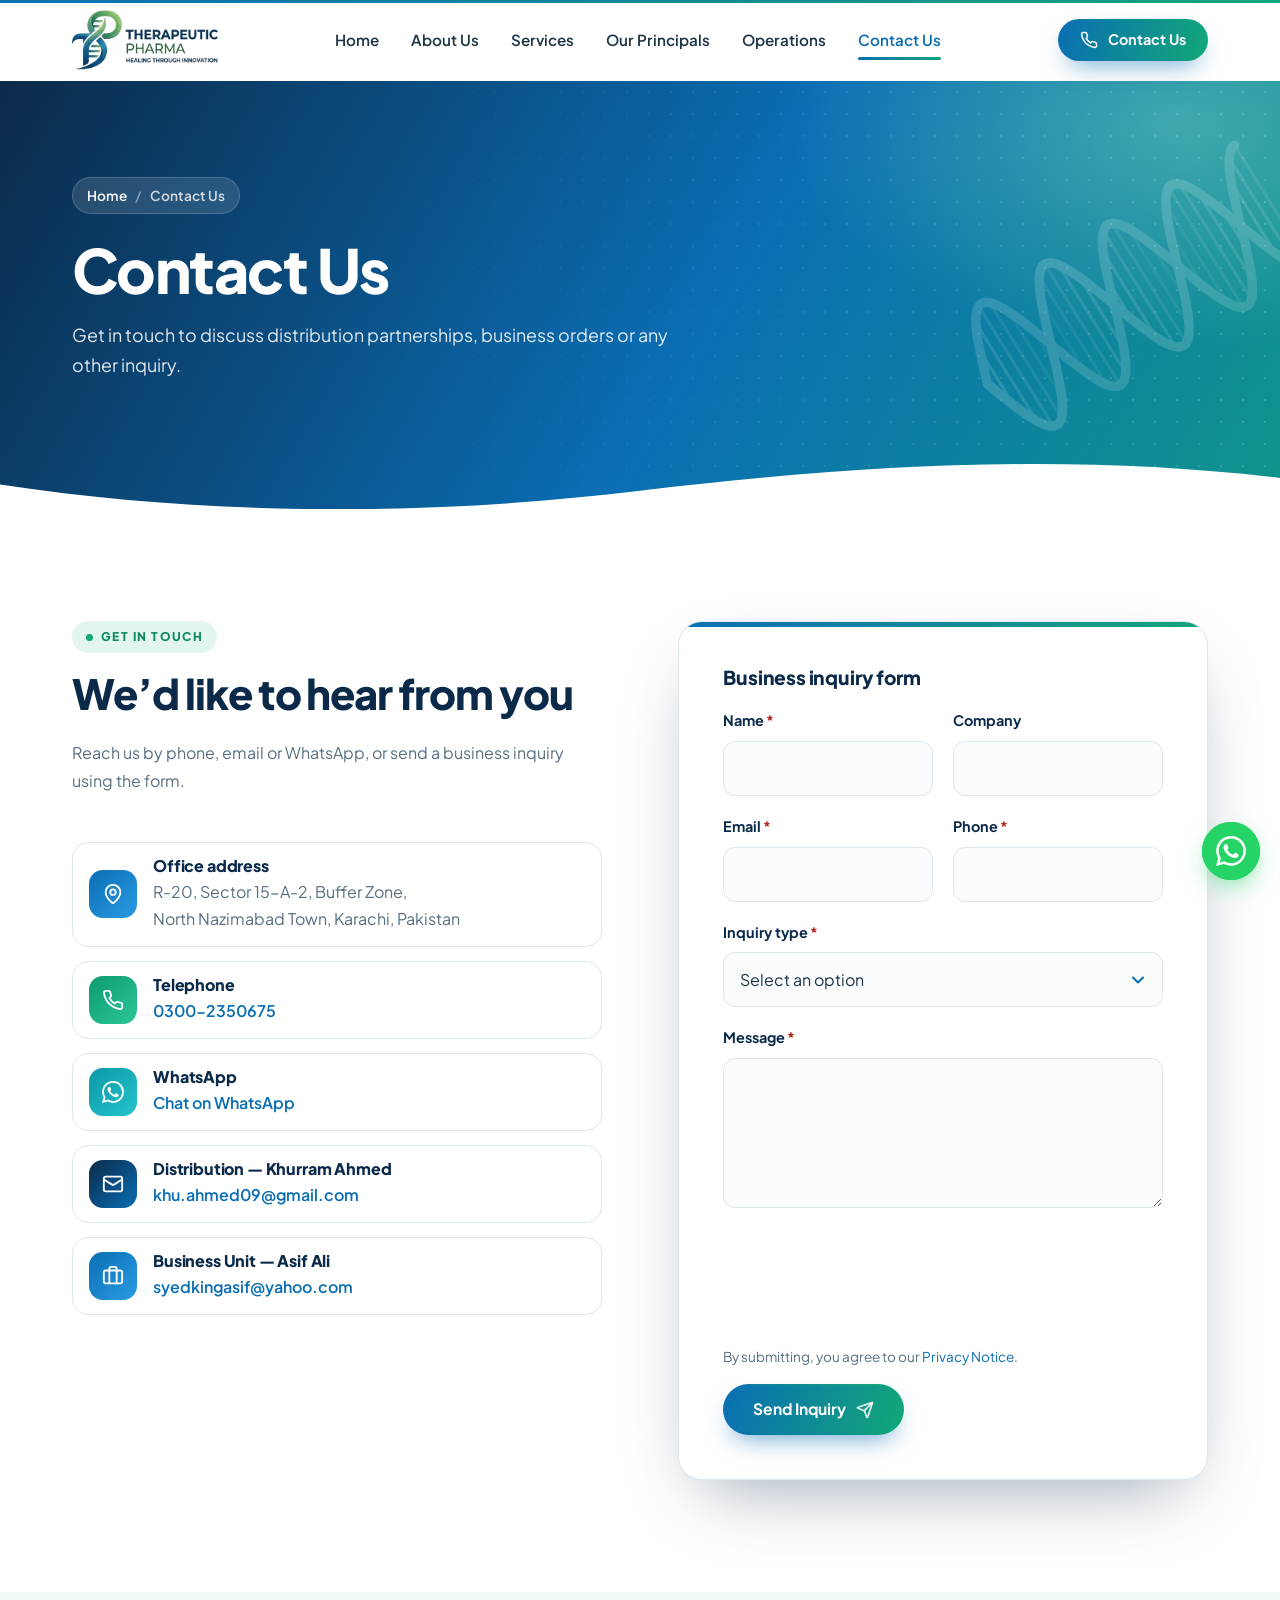
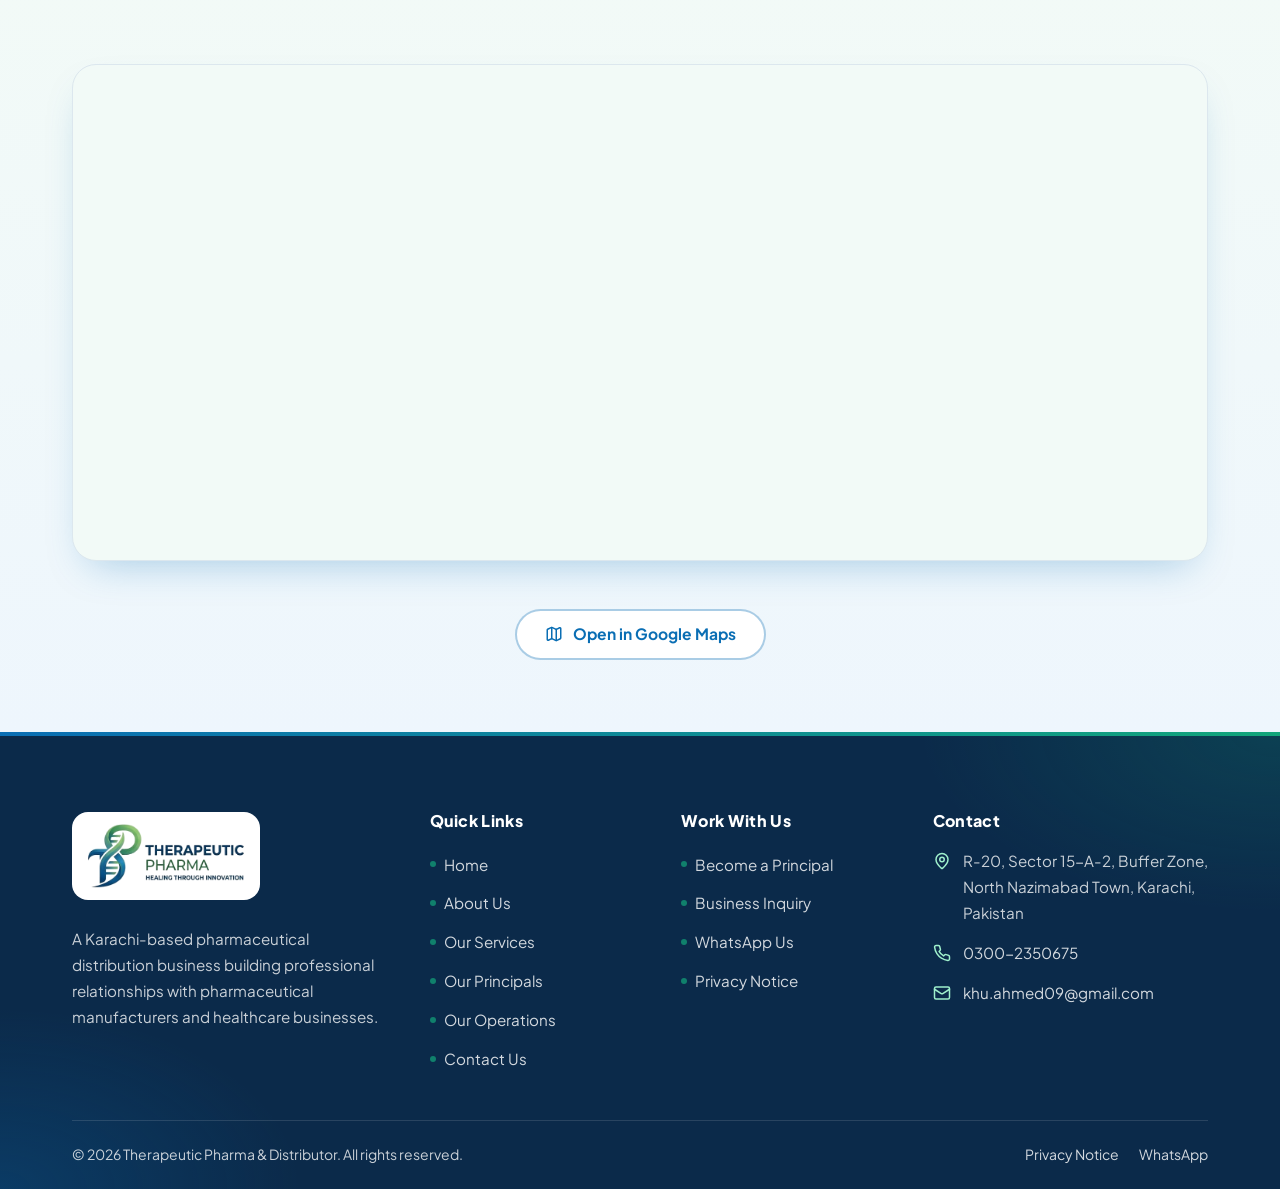
<file: contact.html>
<!doctype html>
<html lang="en">
<head>
  <meta charset="utf-8">
  <meta name="viewport" content="width=device-width, initial-scale=1">
  <title>Contact Us | Therapeutic Pharma & Distributor</title>
  <meta name="description" content="Contact Therapeutic Pharma & Distributor in North Nazimabad, Karachi — phone, email, WhatsApp, map and business inquiry form.">
  <meta name="theme-color" content="#07517D">
  <meta property="og:type" content="website">
  <meta property="og:site_name" content="Therapeutic Pharma &amp; Distributor">
  <meta property="og:title" content="Contact Us | Therapeutic Pharma & Distributor">
  <meta property="og:description" content="Contact Therapeutic Pharma & Distributor in North Nazimabad, Karachi — phone, email, WhatsApp, map and business inquiry form.">
  <link rel="icon" type="image/png" href="assets/images/favicon.png">
  <link rel="apple-touch-icon" href="assets/images/apple-touch-icon.png">
  <link rel="preconnect" href="https://fonts.googleapis.com">
  <link rel="preconnect" href="https://fonts.gstatic.com" crossorigin>
  <link rel="stylesheet" href="https://fonts.googleapis.com/css2?family=Plus+Jakarta+Sans:wght@400;500;600;700;800&amp;display=swap">
  <link rel="stylesheet" href="assets/css/style.css">
  <!-- Analytics: paste the Google Analytics 4 (gtag.js) snippet here once the property is created. -->
  <script type="application/ld+json">
{
  "@context": "https://schema.org",
  "@type": "Organization",
  "name": "Therapeutic Pharma & Distributor",
  "description": "Karachi-based B2B pharmaceutical distribution business.",
  "foundingDate": "2026-10",
  "areaServed": {
    "@type": "City",
    "name": "Karachi"
  },
  "address": {
    "@type": "PostalAddress",
    "streetAddress": "R-20, Sector 15-A-2, Buffer Zone, North Nazimabad Town",
    "addressLocality": "Karachi",
    "addressCountry": "PK"
  },
  "contactPoint": [
    {
      "@type": "ContactPoint",
      "contactType": "sales",
      "telephone": "+92-300-2350675",
      "email": "khu.ahmed09@gmail.com",
      "areaServed": "PK",
      "availableLanguage": [
        "English",
        "Urdu"
      ]
    }
  ]
}
  </script>
</head>
<body>
  <a class="skip-link" href="#main">Skip to main content</a>

  <header class="site-header">
    <div class="container header-inner">
      <a class="brand" href="index.html" aria-label="Therapeutic Pharma &amp; Distributor — Home">
        <img src="assets/images/logo.png" alt="Therapeutic Pharma — Healing Through Innovation" width="402" height="165">
      </a>

      <nav class="primary-nav" id="primary-nav" aria-label="Main">
        <ul>
          <li><a href="index.html">Home</a></li>
          <li><a href="about.html">About Us</a></li>
          <li><a href="services.html">Services</a></li>
          <li><a href="principals.html">Our Principals</a></li>
          <li><a href="operations.html">Operations</a></li>
          <li><a href="contact.html" aria-current="page">Contact Us</a></li>
        </ul>
        <div class="nav-mobile-cta">
          <a class="btn btn--primary btn--block" href="contact.html"><svg viewBox="0 0 24 24" fill="none" stroke="currentColor" stroke-width="2" stroke-linecap="round" stroke-linejoin="round" aria-hidden="true" focusable="false"><path d="M22 16.92v3a2 2 0 0 1-2.18 2 19.79 19.79 0 0 1-8.63-3.07 19.5 19.5 0 0 1-6-6 19.79 19.79 0 0 1-3.07-8.67A2 2 0 0 1 4.11 2h3a2 2 0 0 1 2 1.72 12.84 12.84 0 0 0 .7 2.81 2 2 0 0 1-.45 2.11L8.09 9.91a16 16 0 0 0 6 6l1.27-1.27a2 2 0 0 1 2.11-.45 12.84 12.84 0 0 0 2.81.7A2 2 0 0 1 22 16.92z"/></svg> Contact Us</a>
        </div>
      </nav>

      <div class="header-cta">
        <a class="btn btn--primary btn--sm" href="contact.html"><svg viewBox="0 0 24 24" fill="none" stroke="currentColor" stroke-width="2" stroke-linecap="round" stroke-linejoin="round" aria-hidden="true" focusable="false"><path d="M22 16.92v3a2 2 0 0 1-2.18 2 19.79 19.79 0 0 1-8.63-3.07 19.5 19.5 0 0 1-6-6 19.79 19.79 0 0 1-3.07-8.67A2 2 0 0 1 4.11 2h3a2 2 0 0 1 2 1.72 12.84 12.84 0 0 0 .7 2.81 2 2 0 0 1-.45 2.11L8.09 9.91a16 16 0 0 0 6 6l1.27-1.27a2 2 0 0 1 2.11-.45 12.84 12.84 0 0 0 2.81.7A2 2 0 0 1 22 16.92z"/></svg> Contact Us</a>
        <button class="nav-toggle" type="button" aria-controls="primary-nav" aria-expanded="false" aria-label="Open menu"><span></span></button>
      </div>
    </div>
  </header>

  <main id="main">
    <section class="page-hero">
      <svg class="hero-helix" viewBox="0 0 400 400" aria-hidden="true" focusable="false"><g transform="rotate(-32 200.0 200.0)"><line x1="40.0" y1="200.0" x2="40.0" y2="200.0" stroke="#FFFFFF" stroke-opacity="0.80" stroke-width="3" stroke-linecap="round"/><line x1="50.7" y1="230.9" x2="50.7" y2="169.1" stroke="#FFFFFF" stroke-opacity="0.77" stroke-width="3" stroke-linecap="round"/><line x1="61.3" y1="255.0" x2="61.3" y2="145.0" stroke="#FFFFFF" stroke-opacity="0.69" stroke-width="3" stroke-linecap="round"/><line x1="72.0" y1="267.2" x2="72.0" y2="132.8" stroke="#FFFFFF" stroke-opacity="0.57" stroke-width="3" stroke-linecap="round"/><line x1="82.7" y1="264.7" x2="82.7" y2="135.3" stroke="#FFFFFF" stroke-opacity="0.44" stroke-width="3" stroke-linecap="round"/><line x1="93.3" y1="248.1" x2="93.3" y2="151.9" stroke="#FFFFFF" stroke-opacity="0.33" stroke-width="3" stroke-linecap="round"/><line x1="104.0" y1="221.0" x2="104.0" y2="179.0" stroke="#FFFFFF" stroke-opacity="0.26" stroke-width="3" stroke-linecap="round"/><line x1="114.7" y1="189.4" x2="114.7" y2="210.6" stroke="#FFFFFF" stroke-opacity="0.25" stroke-width="3" stroke-linecap="round"/><line x1="125.3" y1="160.0" x2="125.3" y2="240.0" stroke="#FFFFFF" stroke-opacity="0.30" stroke-width="3" stroke-linecap="round"/><line x1="136.0" y1="139.4" x2="136.0" y2="260.6" stroke="#FFFFFF" stroke-opacity="0.40" stroke-width="3" stroke-linecap="round"/><line x1="146.7" y1="132.0" x2="146.7" y2="268.0" stroke="#FFFFFF" stroke-opacity="0.52" stroke-width="3" stroke-linecap="round"/><line x1="157.3" y1="139.4" x2="157.3" y2="260.6" stroke="#FFFFFF" stroke-opacity="0.65" stroke-width="3" stroke-linecap="round"/><line x1="168.0" y1="160.0" x2="168.0" y2="240.0" stroke="#FFFFFF" stroke-opacity="0.75" stroke-width="3" stroke-linecap="round"/><line x1="178.7" y1="189.4" x2="178.7" y2="210.6" stroke="#FFFFFF" stroke-opacity="0.80" stroke-width="3" stroke-linecap="round"/><line x1="189.3" y1="221.0" x2="189.3" y2="179.0" stroke="#FFFFFF" stroke-opacity="0.79" stroke-width="3" stroke-linecap="round"/><line x1="200.0" y1="248.1" x2="200.0" y2="151.9" stroke="#FFFFFF" stroke-opacity="0.72" stroke-width="3" stroke-linecap="round"/><line x1="210.7" y1="264.7" x2="210.7" y2="135.3" stroke="#FFFFFF" stroke-opacity="0.61" stroke-width="3" stroke-linecap="round"/><line x1="221.3" y1="267.2" x2="221.3" y2="132.8" stroke="#FFFFFF" stroke-opacity="0.48" stroke-width="3" stroke-linecap="round"/><line x1="232.0" y1="255.0" x2="232.0" y2="145.0" stroke="#FFFFFF" stroke-opacity="0.36" stroke-width="3" stroke-linecap="round"/><line x1="242.7" y1="230.9" x2="242.7" y2="169.1" stroke="#FFFFFF" stroke-opacity="0.28" stroke-width="3" stroke-linecap="round"/><line x1="253.3" y1="200.0" x2="253.3" y2="200.0" stroke="#FFFFFF" stroke-opacity="0.25" stroke-width="3" stroke-linecap="round"/><line x1="264.0" y1="169.1" x2="264.0" y2="230.9" stroke="#FFFFFF" stroke-opacity="0.28" stroke-width="3" stroke-linecap="round"/><line x1="274.7" y1="145.0" x2="274.7" y2="255.0" stroke="#FFFFFF" stroke-opacity="0.36" stroke-width="3" stroke-linecap="round"/><line x1="285.3" y1="132.8" x2="285.3" y2="267.2" stroke="#FFFFFF" stroke-opacity="0.48" stroke-width="3" stroke-linecap="round"/><line x1="296.0" y1="135.3" x2="296.0" y2="264.7" stroke="#FFFFFF" stroke-opacity="0.61" stroke-width="3" stroke-linecap="round"/><line x1="306.7" y1="151.9" x2="306.7" y2="248.1" stroke="#FFFFFF" stroke-opacity="0.72" stroke-width="3" stroke-linecap="round"/><line x1="317.3" y1="179.0" x2="317.3" y2="221.0" stroke="#FFFFFF" stroke-opacity="0.79" stroke-width="3" stroke-linecap="round"/><line x1="328.0" y1="210.6" x2="328.0" y2="189.4" stroke="#FFFFFF" stroke-opacity="0.80" stroke-width="3" stroke-linecap="round"/><line x1="338.7" y1="240.0" x2="338.7" y2="160.0" stroke="#FFFFFF" stroke-opacity="0.75" stroke-width="3" stroke-linecap="round"/><line x1="349.3" y1="260.6" x2="349.3" y2="139.4" stroke="#FFFFFF" stroke-opacity="0.65" stroke-width="3" stroke-linecap="round"/><line x1="360.0" y1="268.0" x2="360.0" y2="132.0" stroke="#FFFFFF" stroke-opacity="0.53" stroke-width="3" stroke-linecap="round"/><path d="M40.0 200.0 L42.7 192.0 L45.3 184.1 L48.0 176.5 L50.7 169.1 L53.3 162.2 L56.0 155.8 L58.7 150.1 L61.3 145.0 L64.0 140.7 L66.7 137.2 L69.3 134.6 L72.0 132.8 L74.7 132.1 L77.3 132.2 L80.0 133.3 L82.7 135.3 L85.3 138.2 L88.0 142.0 L90.7 146.6 L93.3 151.9 L96.0 157.9 L98.7 164.5 L101.3 171.5 L104.0 179.0 L106.7 186.7 L109.3 194.7 L112.0 202.7 L114.7 210.6 L117.3 218.5 L120.0 226.0 L122.7 233.2 L125.3 240.0 L128.0 246.2 L130.7 251.7 L133.3 256.5 L136.0 260.6 L138.7 263.8 L141.3 266.1 L144.0 267.5 L146.7 268.0 L149.3 267.5 L152.0 266.1 L154.7 263.8 L157.3 260.6 L160.0 256.5 L162.7 251.7 L165.3 246.2 L168.0 240.0 L170.7 233.2 L173.3 226.0 L176.0 218.5 L178.7 210.6 L181.3 202.7 L184.0 194.7 L186.7 186.7 L189.3 179.0 L192.0 171.5 L194.7 164.5 L197.3 157.9 L200.0 151.9 L202.7 146.6 L205.3 142.0 L208.0 138.2 L210.7 135.3 L213.3 133.3 L216.0 132.2 L218.7 132.1 L221.3 132.8 L224.0 134.6 L226.7 137.2 L229.3 140.7 L232.0 145.0 L234.7 150.1 L237.3 155.8 L240.0 162.2 L242.7 169.1 L245.3 176.5 L248.0 184.1 L250.7 192.0 L253.3 200.0 L256.0 208.0 L258.7 215.9 L261.3 223.5 L264.0 230.9 L266.7 237.8 L269.3 244.2 L272.0 249.9 L274.7 255.0 L277.3 259.3 L280.0 262.8 L282.7 265.4 L285.3 267.2 L288.0 267.9 L290.7 267.8 L293.3 266.7 L296.0 264.7 L298.7 261.8 L301.3 258.0 L304.0 253.4 L306.7 248.1 L309.3 242.1 L312.0 235.5 L314.7 228.5 L317.3 221.0 L320.0 213.3 L322.7 205.3 L325.3 197.3 L328.0 189.4 L330.7 181.5 L333.3 174.0 L336.0 166.8 L338.7 160.0 L341.3 153.8 L344.0 148.3 L346.7 143.5 L349.3 139.4 L352.0 136.2 L354.7 133.9 L357.3 132.5 L360.0 132.0" fill="none" stroke="#FFFFFF" stroke-opacity=".9" stroke-width="9" stroke-linecap="round"/><path d="M40.0 200.0 L42.7 208.0 L45.3 215.9 L48.0 223.5 L50.7 230.9 L53.3 237.8 L56.0 244.2 L58.7 249.9 L61.3 255.0 L64.0 259.3 L66.7 262.8 L69.3 265.4 L72.0 267.2 L74.7 267.9 L77.3 267.8 L80.0 266.7 L82.7 264.7 L85.3 261.8 L88.0 258.0 L90.7 253.4 L93.3 248.1 L96.0 242.1 L98.7 235.5 L101.3 228.5 L104.0 221.0 L106.7 213.3 L109.3 205.3 L112.0 197.3 L114.7 189.4 L117.3 181.5 L120.0 174.0 L122.7 166.8 L125.3 160.0 L128.0 153.8 L130.7 148.3 L133.3 143.5 L136.0 139.4 L138.7 136.2 L141.3 133.9 L144.0 132.5 L146.7 132.0 L149.3 132.5 L152.0 133.9 L154.7 136.2 L157.3 139.4 L160.0 143.5 L162.7 148.3 L165.3 153.8 L168.0 160.0 L170.7 166.8 L173.3 174.0 L176.0 181.5 L178.7 189.4 L181.3 197.3 L184.0 205.3 L186.7 213.3 L189.3 221.0 L192.0 228.5 L194.7 235.5 L197.3 242.1 L200.0 248.1 L202.7 253.4 L205.3 258.0 L208.0 261.8 L210.7 264.7 L213.3 266.7 L216.0 267.8 L218.7 267.9 L221.3 267.2 L224.0 265.4 L226.7 262.8 L229.3 259.3 L232.0 255.0 L234.7 249.9 L237.3 244.2 L240.0 237.8 L242.7 230.9 L245.3 223.5 L248.0 215.9 L250.7 208.0 L253.3 200.0 L256.0 192.0 L258.7 184.1 L261.3 176.5 L264.0 169.1 L266.7 162.2 L269.3 155.8 L272.0 150.1 L274.7 145.0 L277.3 140.7 L280.0 137.2 L282.7 134.6 L285.3 132.8 L288.0 132.1 L290.7 132.2 L293.3 133.3 L296.0 135.3 L298.7 138.2 L301.3 142.0 L304.0 146.6 L306.7 151.9 L309.3 157.9 L312.0 164.5 L314.7 171.5 L317.3 179.0 L320.0 186.7 L322.7 194.7 L325.3 202.7 L328.0 210.6 L330.7 218.5 L333.3 226.0 L336.0 233.2 L338.7 240.0 L341.3 246.2 L344.0 251.7 L346.7 256.5 L349.3 260.6 L352.0 263.8 L354.7 266.1 L357.3 267.5 L360.0 268.0" fill="none" stroke="#FFFFFF" stroke-width="9" stroke-linecap="round"/></g></svg>
      <svg class="wave" viewBox="0 0 1440 80" preserveAspectRatio="none" aria-hidden="true" focusable="false"><path fill="currentColor" d="M0 48 C 240 88 480 88 720 56 C 960 24 1200 8 1440 40 L 1440 80 L 0 80 Z"/></svg>
      <div class="container">
        <ol class="breadcrumb" aria-label="Breadcrumb">
          <li><a href="index.html">Home</a></li>
          <li aria-current="page">Contact Us</li>
        </ol>
        <h1>Contact Us</h1>
        <p>Get in touch to discuss distribution partnerships, business orders or any other inquiry.</p>
      </div>
    </section>

    <section class="section" id="inquiry">
      <div class="container split" style="align-items:start">
        <div class="reveal">
          <span class="eyebrow">Get In Touch</span>
          <h2>We&rsquo;d like to hear from you</h2>
          <p class="muted">Reach us by phone, email or WhatsApp, or send a business inquiry using the form.</p>
          <ul class="contact-list mt-lg">
            <li class="contact-item"><span class="icon"><svg viewBox="0 0 24 24" fill="none" stroke="currentColor" stroke-width="2" stroke-linecap="round" stroke-linejoin="round" aria-hidden="true" focusable="false"><path d="M20 10c0 4.993-5.539 10.193-7.399 11.799a1 1 0 0 1-1.202 0C9.539 20.193 4 14.993 4 10a8 8 0 0 1 16 0"/><circle cx="12" cy="10" r="3"/></svg></span><div><h3>Office address</h3><p>R-20, Sector 15-A-2, Buffer Zone,<br>North Nazimabad Town, Karachi, Pakistan</p></div></li>
            <li class="contact-item"><span class="icon"><svg viewBox="0 0 24 24" fill="none" stroke="currentColor" stroke-width="2" stroke-linecap="round" stroke-linejoin="round" aria-hidden="true" focusable="false"><path d="M22 16.92v3a2 2 0 0 1-2.18 2 19.79 19.79 0 0 1-8.63-3.07 19.5 19.5 0 0 1-6-6 19.79 19.79 0 0 1-3.07-8.67A2 2 0 0 1 4.11 2h3a2 2 0 0 1 2 1.72 12.84 12.84 0 0 0 .7 2.81 2 2 0 0 1-.45 2.11L8.09 9.91a16 16 0 0 0 6 6l1.27-1.27a2 2 0 0 1 2.11-.45 12.84 12.84 0 0 0 2.81.7A2 2 0 0 1 22 16.92z"/></svg></span><div><h3>Telephone</h3><a href="tel:+923002350675">0300-2350675</a></div></li>
            <li class="contact-item"><span class="icon"><svg viewBox="0 0 24 24" aria-hidden="true" focusable="false"><path fill="currentColor" d="M17.472 14.382c-.297-.149-1.758-.867-2.03-.967-.273-.099-.471-.148-.67.15-.197.297-.767.966-.94 1.164-.173.199-.347.223-.644.075-.297-.15-1.255-.463-2.39-1.475-.883-.788-1.48-1.761-1.653-2.059-.173-.297-.018-.458.13-.606.134-.133.298-.347.446-.52.149-.174.198-.298.298-.497.099-.198.05-.371-.025-.52-.075-.149-.669-1.612-.916-2.207-.242-.579-.487-.5-.669-.51-.173-.008-.371-.01-.57-.01-.198 0-.52.074-.792.372-.272.297-1.04 1.016-1.04 2.479 0 1.462 1.065 2.875 1.213 3.074.149.198 2.096 3.2 5.077 4.487.709.306 1.262.489 1.694.625.712.227 1.36.195 1.871.118.571-.085 1.758-.719 2.006-1.413.248-.694.248-1.289.173-1.413-.074-.124-.272-.198-.57-.347m-5.421 7.403h-.004a9.87 9.87 0 0 1-5.031-1.378l-.361-.214-3.741.982.998-3.648-.235-.374a9.86 9.86 0 0 1-1.51-5.26c.001-5.45 4.436-9.884 9.888-9.884 2.64 0 5.122 1.03 6.988 2.898a9.825 9.825 0 0 1 2.893 6.994c-.003 5.45-4.437 9.884-9.885 9.884m8.413-18.297A11.815 11.815 0 0 0 12.05 0C5.495 0 .16 5.335.157 11.892c0 2.096.547 4.142 1.588 5.945L.057 24l6.305-1.654a11.882 11.882 0 0 0 5.683 1.448h.005c6.554 0 11.89-5.335 11.893-11.893a11.821 11.821 0 0 0-3.48-8.413Z"/></svg></span><div><h3>WhatsApp</h3><a href="https://wa.me/923002350675" target="_blank" rel="noopener">Chat on WhatsApp</a></div></li>
            <li class="contact-item"><span class="icon"><svg viewBox="0 0 24 24" fill="none" stroke="currentColor" stroke-width="2" stroke-linecap="round" stroke-linejoin="round" aria-hidden="true" focusable="false"><rect width="20" height="16" x="2" y="4" rx="2"/><path d="m22 7-8.97 5.7a1.94 1.94 0 0 1-2.06 0L2 7"/></svg></span><div><h3>Distribution &mdash; Khurram Ahmed</h3><a href="mailto:khu.ahmed09@gmail.com">khu.ahmed09@gmail.com</a></div></li>
            <li class="contact-item"><span class="icon"><svg viewBox="0 0 24 24" fill="none" stroke="currentColor" stroke-width="2" stroke-linecap="round" stroke-linejoin="round" aria-hidden="true" focusable="false"><path d="M16 20V4a2 2 0 0 0-2-2h-4a2 2 0 0 0-2 2v16"/><rect width="20" height="14" x="2" y="6" rx="2"/></svg></span><div><h3>Business Unit &mdash; Asif Ali</h3><a href="mailto:syedkingasif@yahoo.com">syedkingasif@yahoo.com</a></div></li>
          </ul>
        </div>

        <div class="form-card reveal">
          <h3 style="margin-bottom:20px">Business inquiry form</h3>
          <form data-inquiry-form data-form="contact" data-recipient="khu.ahmed09@gmail.com" data-subject="Website inquiry" novalidate>
            <div class="form-grid">
              <div class="field">
                <label for="c-name">Name<span class="req" aria-hidden="true">*</span></label>
                <input id="c-name" name="name" type="text" autocomplete="name" required>
                <p class="error" aria-live="polite"></p>
              </div>
              <div class="field">
                <label for="c-company">Company</label>
                <input id="c-company" name="company" type="text" autocomplete="organization">
                <p class="error" aria-live="polite"></p>
              </div>
              <div class="field">
                <label for="c-email">Email<span class="req" aria-hidden="true">*</span></label>
                <input id="c-email" name="email" type="email" autocomplete="email" required>
                <p class="error" aria-live="polite"></p>
              </div>
              <div class="field">
                <label for="c-phone">Phone<span class="req" aria-hidden="true">*</span></label>
                <input id="c-phone" name="phone" type="tel" autocomplete="tel" required>
                <p class="error" aria-live="polite"></p>
              </div>
              <div class="field full">
                <label for="c-type">Inquiry type<span class="req" aria-hidden="true">*</span></label>
                <select id="c-type" name="inquiry_type" required>
                  <option value="">Select an option</option>
                  <option>Distribution partnership (manufacturer)</option>
                  <option>Healthcare business / supply inquiry</option>
                  <option>General business inquiry</option>
                  <option>Other</option>
                </select>
                <p class="error" aria-live="polite"></p>
              </div>
              <div class="field full">
                <label for="c-message">Message<span class="req" aria-hidden="true">*</span></label>
                <textarea id="c-message" name="message" required></textarea>
                <p class="error" aria-live="polite"></p>
              </div>
              <div class="hp-field" aria-hidden="true">
                <label for="c-website">Website</label>
                <input id="c-website" name="website" type="text" tabindex="-1" autocomplete="off">
              </div>
              <div class="full captcha-wrap">
                <div class="h-captcha" data-captcha="true"></div>
                <p class="error captcha-error" aria-live="polite"></p>
              </div>
              <div class="full form-actions">
                <p class="form-consent">By submitting, you agree to our <a href="privacy.html">Privacy Notice</a>.</p>
                <button class="btn btn--primary" type="submit">Send Inquiry <svg viewBox="0 0 24 24" fill="none" stroke="currentColor" stroke-width="2" stroke-linecap="round" stroke-linejoin="round" aria-hidden="true" focusable="false"><path d="M14.536 21.686a.5.5 0 0 0 .937-.024l6.5-19a.496.496 0 0 0-.635-.635l-19 6.5a.5.5 0 0 0-.024.937l7.93 3.18a2 2 0 0 1 1.112 1.11z"/><path d="m21.854 2.147-10.94 10.939"/></svg></button>
              </div>
            </div>
            <p class="form-status" role="status" aria-live="polite"></p>
          </form>
        </div>
      </div>
    </section>

    <section class="section section--soft section--tight">
      <div class="container">
        <div class="map-wrap reveal">
          <iframe src="https://www.google.com/maps?q=R-20%2C%20Sector%2015-A-2%2C%20Buffer%20Zone%2C%20North%20Nazimabad%20Town%2C%20Karachi%2C%20Pakistan&amp;output=embed" title="Map showing the Therapeutic Pharma &amp; Distributor office in North Nazimabad, Karachi" loading="lazy" referrerpolicy="no-referrer-when-downgrade"></iframe>
        </div>
        <p class="text-center mt-lg mb-0"><a class="btn btn--outline" href="https://www.google.com/maps/search/?api=1&amp;query=R-20%2C%20Sector%2015-A-2%2C%20Buffer%20Zone%2C%20North%20Nazimabad%20Town%2C%20Karachi%2C%20Pakistan" target="_blank" rel="noopener"><svg viewBox="0 0 24 24" fill="none" stroke="currentColor" stroke-width="2" stroke-linecap="round" stroke-linejoin="round" aria-hidden="true" focusable="false"><path d="M14.106 5.553a2 2 0 0 0 1.788 0l3.659-1.83A1 1 0 0 1 21 4.619v12.764a1 1 0 0 1-.553.894l-4.553 2.277a2 2 0 0 1-1.788 0l-4.212-2.106a2 2 0 0 0-1.788 0l-3.659 1.83A1 1 0 0 1 3 19.381V6.618a1 1 0 0 1 .553-.894l4.553-2.277a2 2 0 0 1 1.788 0z"/><path d="M15 5.764v15"/><path d="M9 3.236v15"/></svg> Open in Google Maps</a></p>
      </div>
    </section>

  </main>

  <footer class="site-footer">
    <div class="container">
      <div class="footer-grid">
        <div class="footer-brand">
          <a class="logo-chip" href="index.html" aria-label="Therapeutic Pharma &amp; Distributor — Home">
            <img src="assets/images/logo.png" alt="Therapeutic Pharma" width="402" height="165" loading="lazy">
          </a>
          <p>A Karachi-based pharmaceutical distribution business building professional relationships with pharmaceutical manufacturers and healthcare businesses.</p>
        </div>

        <div>
          <h3>Quick Links</h3>
          <ul class="footer-links">
            <li><a href="index.html">Home</a></li>
            <li><a href="about.html">About Us</a></li>
            <li><a href="services.html">Our Services</a></li>
            <li><a href="principals.html">Our Principals</a></li>
            <li><a href="operations.html">Our Operations</a></li>
            <li><a href="contact.html">Contact Us</a></li>
          </ul>
        </div>

        <div>
          <h3>Work With Us</h3>
          <ul class="footer-links">
            <li><a href="principals.html#partner-inquiry">Become a Principal</a></li>
            <li><a href="contact.html#inquiry">Business Inquiry</a></li>
            <li><a href="https://wa.me/923002350675" target="_blank" rel="noopener">WhatsApp Us</a></li>
            <li><a href="privacy.html">Privacy Notice</a></li>
          </ul>
        </div>

        <div>
          <h3>Contact</h3>
          <ul class="footer-contact">
            <li><svg viewBox="0 0 24 24" fill="none" stroke="currentColor" stroke-width="2" stroke-linecap="round" stroke-linejoin="round" aria-hidden="true" focusable="false"><path d="M20 10c0 4.993-5.539 10.193-7.399 11.799a1 1 0 0 1-1.202 0C9.539 20.193 4 14.993 4 10a8 8 0 0 1 16 0"/><circle cx="12" cy="10" r="3"/></svg><span>R-20, Sector 15-A-2, Buffer Zone,<br>North Nazimabad Town, Karachi, Pakistan</span></li>
            <li><svg viewBox="0 0 24 24" fill="none" stroke="currentColor" stroke-width="2" stroke-linecap="round" stroke-linejoin="round" aria-hidden="true" focusable="false"><path d="M22 16.92v3a2 2 0 0 1-2.18 2 19.79 19.79 0 0 1-8.63-3.07 19.5 19.5 0 0 1-6-6 19.79 19.79 0 0 1-3.07-8.67A2 2 0 0 1 4.11 2h3a2 2 0 0 1 2 1.72 12.84 12.84 0 0 0 .7 2.81 2 2 0 0 1-.45 2.11L8.09 9.91a16 16 0 0 0 6 6l1.27-1.27a2 2 0 0 1 2.11-.45 12.84 12.84 0 0 0 2.81.7A2 2 0 0 1 22 16.92z"/></svg><a href="tel:+923002350675">0300-2350675</a></li>
            <li><svg viewBox="0 0 24 24" fill="none" stroke="currentColor" stroke-width="2" stroke-linecap="round" stroke-linejoin="round" aria-hidden="true" focusable="false"><rect width="20" height="16" x="2" y="4" rx="2"/><path d="m22 7-8.97 5.7a1.94 1.94 0 0 1-2.06 0L2 7"/></svg><a href="mailto:khu.ahmed09@gmail.com">khu.ahmed09@gmail.com</a></li>
          </ul>
        </div>
      </div>

      <div class="footer-bottom">
        <p class="mb-0">&copy; <span data-year>2026</span> Therapeutic Pharma &amp; Distributor. All rights reserved.</p>
        <ul>
          <li><a href="privacy.html">Privacy Notice</a></li>
          <li><a href="https://wa.me/923002350675" target="_blank" rel="noopener">WhatsApp</a></li>
        </ul>
      </div>
    </div>
  </footer>

  <a class="wa-float" href="https://wa.me/923002350675" target="_blank" rel="noopener" aria-label="Chat with us on WhatsApp"><svg viewBox="0 0 24 24" aria-hidden="true" focusable="false"><path fill="currentColor" d="M17.472 14.382c-.297-.149-1.758-.867-2.03-.967-.273-.099-.471-.148-.67.15-.197.297-.767.966-.94 1.164-.173.199-.347.223-.644.075-.297-.15-1.255-.463-2.39-1.475-.883-.788-1.48-1.761-1.653-2.059-.173-.297-.018-.458.13-.606.134-.133.298-.347.446-.52.149-.174.198-.298.298-.497.099-.198.05-.371-.025-.52-.075-.149-.669-1.612-.916-2.207-.242-.579-.487-.5-.669-.51-.173-.008-.371-.01-.57-.01-.198 0-.52.074-.792.372-.272.297-1.04 1.016-1.04 2.479 0 1.462 1.065 2.875 1.213 3.074.149.198 2.096 3.2 5.077 4.487.709.306 1.262.489 1.694.625.712.227 1.36.195 1.871.118.571-.085 1.758-.719 2.006-1.413.248-.694.248-1.289.173-1.413-.074-.124-.272-.198-.57-.347m-5.421 7.403h-.004a9.87 9.87 0 0 1-5.031-1.378l-.361-.214-3.741.982.998-3.648-.235-.374a9.86 9.86 0 0 1-1.51-5.26c.001-5.45 4.436-9.884 9.888-9.884 2.64 0 5.122 1.03 6.988 2.898a9.825 9.825 0 0 1 2.893 6.994c-.003 5.45-4.437 9.884-9.885 9.884m8.413-18.297A11.815 11.815 0 0 0 12.05 0C5.495 0 .16 5.335.157 11.892c0 2.096.547 4.142 1.588 5.945L.057 24l6.305-1.654a11.882 11.882 0 0 0 5.683 1.448h.005c6.554 0 11.89-5.335 11.893-11.893a11.821 11.821 0 0 0-3.48-8.413Z"/></svg></a>

  <script src="https://web3forms.com/client/script.js" async defer></script>
  <script src="assets/js/main.js" defer></script>
</body>
</html>
</file>
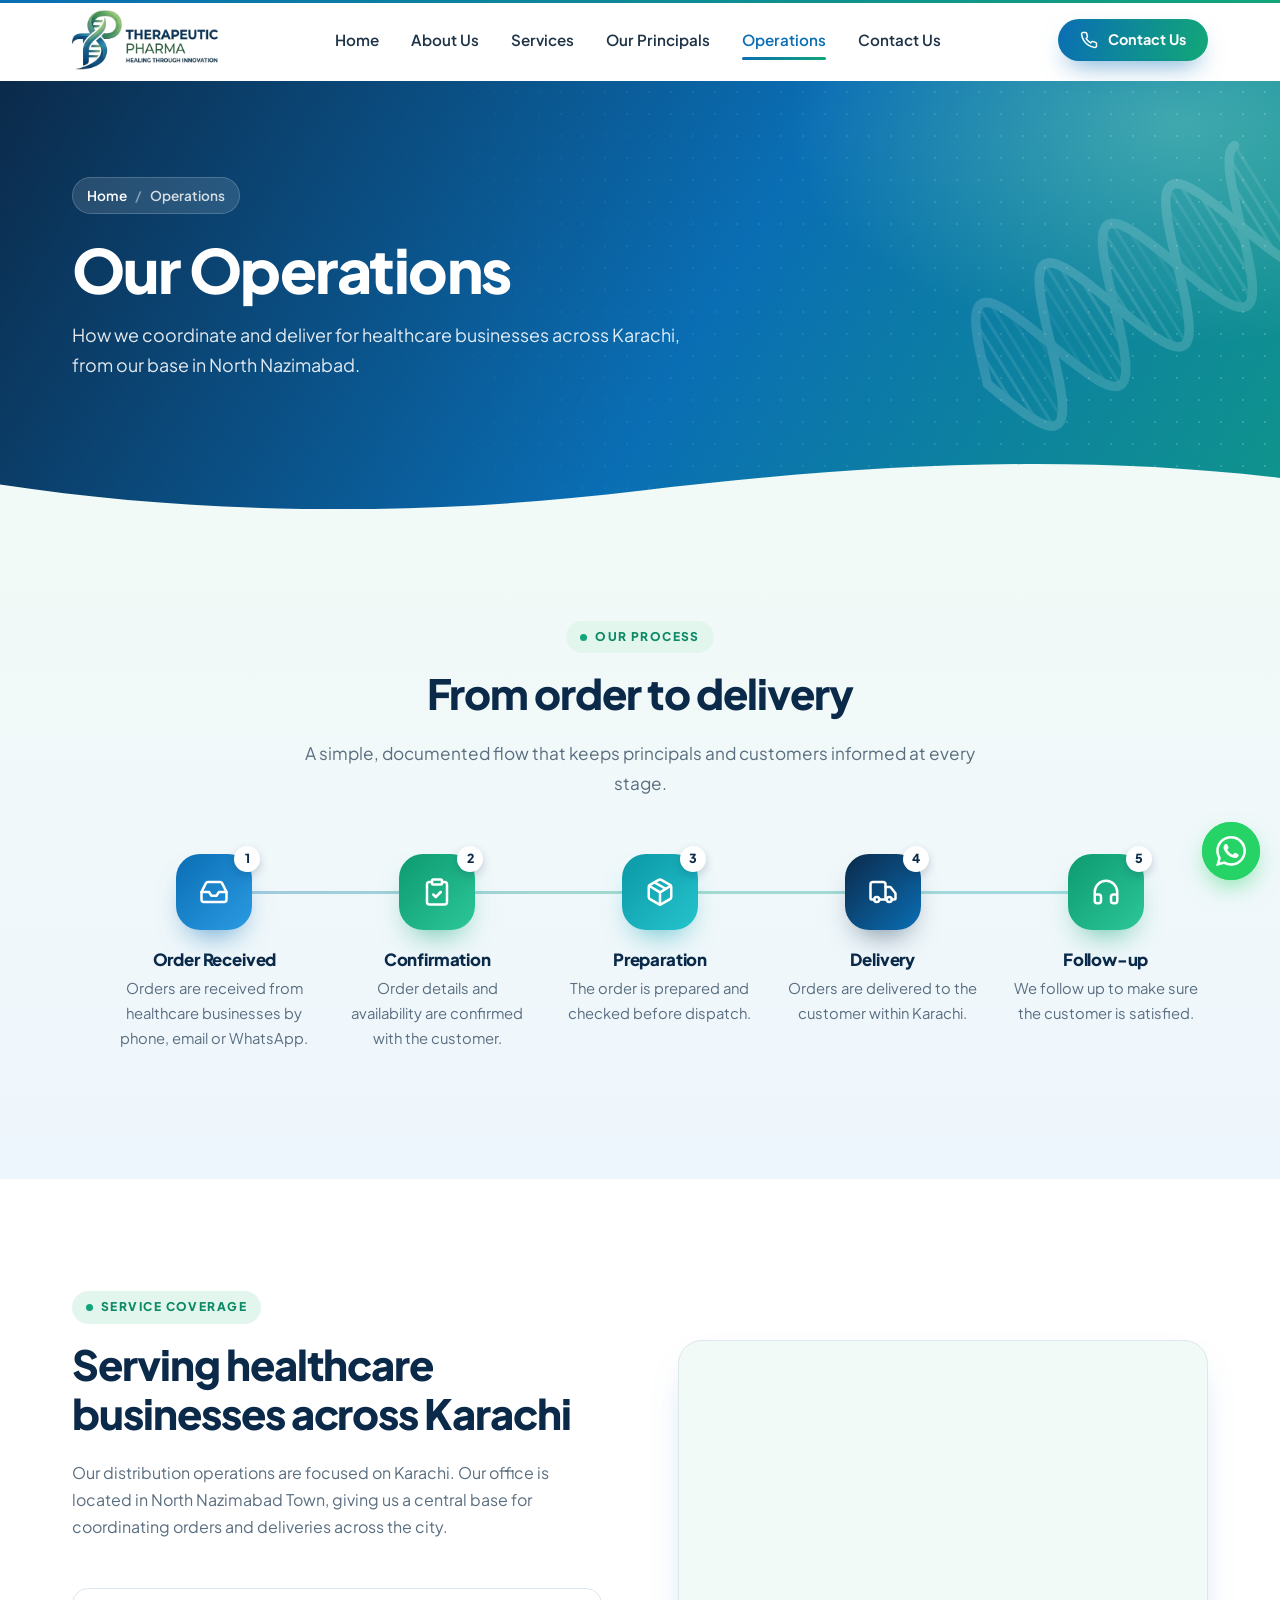
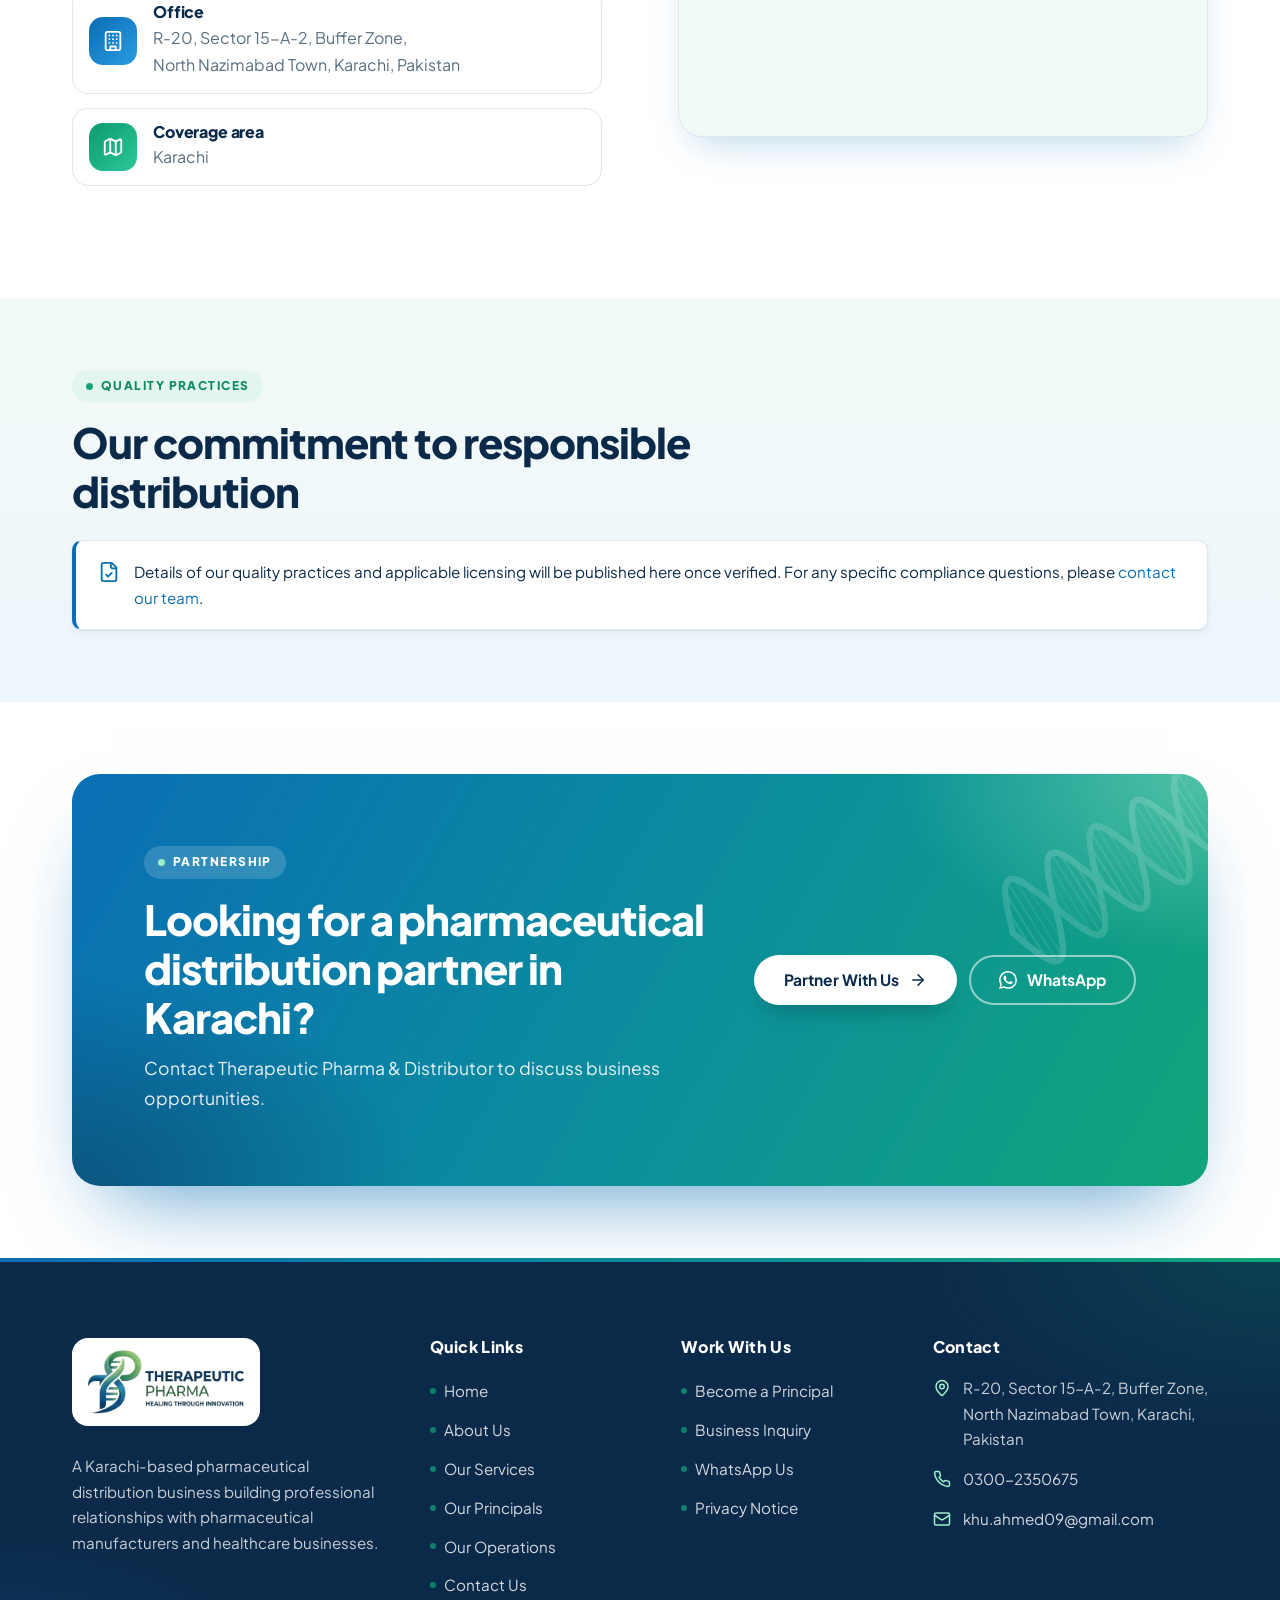
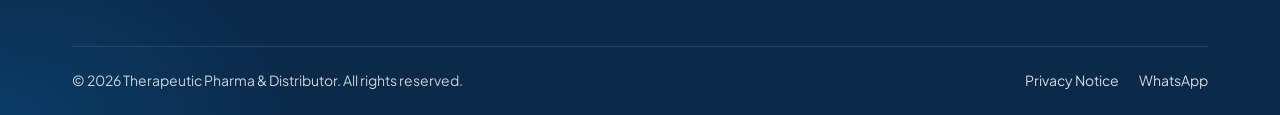
<file: operations.html>
<!doctype html>
<html lang="en">
<head>
  <meta charset="utf-8">
  <meta name="viewport" content="width=device-width, initial-scale=1">
  <title>Our Operations | Therapeutic Pharma & Distributor</title>
  <meta name="description" content="How Therapeutic Pharma & Distributor coordinates pharmaceutical orders and deliveries for healthcare businesses across Karachi.">
  <meta name="theme-color" content="#07517D">
  <meta property="og:type" content="website">
  <meta property="og:site_name" content="Therapeutic Pharma &amp; Distributor">
  <meta property="og:title" content="Our Operations | Therapeutic Pharma & Distributor">
  <meta property="og:description" content="How Therapeutic Pharma & Distributor coordinates pharmaceutical orders and deliveries for healthcare businesses across Karachi.">
  <link rel="icon" type="image/png" href="assets/images/favicon.png">
  <link rel="apple-touch-icon" href="assets/images/apple-touch-icon.png">
  <link rel="preconnect" href="https://fonts.googleapis.com">
  <link rel="preconnect" href="https://fonts.gstatic.com" crossorigin>
  <link rel="stylesheet" href="https://fonts.googleapis.com/css2?family=Plus+Jakarta+Sans:wght@400;500;600;700;800&amp;display=swap">
  <link rel="stylesheet" href="assets/css/style.css">
  <!-- Analytics: paste the Google Analytics 4 (gtag.js) snippet here once the property is created. -->
</head>
<body>
  <a class="skip-link" href="#main">Skip to main content</a>

  <header class="site-header">
    <div class="container header-inner">
      <a class="brand" href="index.html" aria-label="Therapeutic Pharma &amp; Distributor — Home">
        <img src="assets/images/logo.png" alt="Therapeutic Pharma — Healing Through Innovation" width="402" height="165">
      </a>

      <nav class="primary-nav" id="primary-nav" aria-label="Main">
        <ul>
          <li><a href="index.html">Home</a></li>
          <li><a href="about.html">About Us</a></li>
          <li><a href="services.html">Services</a></li>
          <li><a href="principals.html">Our Principals</a></li>
          <li><a href="operations.html" aria-current="page">Operations</a></li>
          <li><a href="contact.html">Contact Us</a></li>
        </ul>
        <div class="nav-mobile-cta">
          <a class="btn btn--primary btn--block" href="contact.html"><svg viewBox="0 0 24 24" fill="none" stroke="currentColor" stroke-width="2" stroke-linecap="round" stroke-linejoin="round" aria-hidden="true" focusable="false"><path d="M22 16.92v3a2 2 0 0 1-2.18 2 19.79 19.79 0 0 1-8.63-3.07 19.5 19.5 0 0 1-6-6 19.79 19.79 0 0 1-3.07-8.67A2 2 0 0 1 4.11 2h3a2 2 0 0 1 2 1.72 12.84 12.84 0 0 0 .7 2.81 2 2 0 0 1-.45 2.11L8.09 9.91a16 16 0 0 0 6 6l1.27-1.27a2 2 0 0 1 2.11-.45 12.84 12.84 0 0 0 2.81.7A2 2 0 0 1 22 16.92z"/></svg> Contact Us</a>
        </div>
      </nav>

      <div class="header-cta">
        <a class="btn btn--primary btn--sm" href="contact.html"><svg viewBox="0 0 24 24" fill="none" stroke="currentColor" stroke-width="2" stroke-linecap="round" stroke-linejoin="round" aria-hidden="true" focusable="false"><path d="M22 16.92v3a2 2 0 0 1-2.18 2 19.79 19.79 0 0 1-8.63-3.07 19.5 19.5 0 0 1-6-6 19.79 19.79 0 0 1-3.07-8.67A2 2 0 0 1 4.11 2h3a2 2 0 0 1 2 1.72 12.84 12.84 0 0 0 .7 2.81 2 2 0 0 1-.45 2.11L8.09 9.91a16 16 0 0 0 6 6l1.27-1.27a2 2 0 0 1 2.11-.45 12.84 12.84 0 0 0 2.81.7A2 2 0 0 1 22 16.92z"/></svg> Contact Us</a>
        <button class="nav-toggle" type="button" aria-controls="primary-nav" aria-expanded="false" aria-label="Open menu"><span></span></button>
      </div>
    </div>
  </header>

  <main id="main">
    <section class="page-hero">
      <svg class="hero-helix" viewBox="0 0 400 400" aria-hidden="true" focusable="false"><g transform="rotate(-32 200.0 200.0)"><line x1="40.0" y1="200.0" x2="40.0" y2="200.0" stroke="#FFFFFF" stroke-opacity="0.80" stroke-width="3" stroke-linecap="round"/><line x1="50.7" y1="230.9" x2="50.7" y2="169.1" stroke="#FFFFFF" stroke-opacity="0.77" stroke-width="3" stroke-linecap="round"/><line x1="61.3" y1="255.0" x2="61.3" y2="145.0" stroke="#FFFFFF" stroke-opacity="0.69" stroke-width="3" stroke-linecap="round"/><line x1="72.0" y1="267.2" x2="72.0" y2="132.8" stroke="#FFFFFF" stroke-opacity="0.57" stroke-width="3" stroke-linecap="round"/><line x1="82.7" y1="264.7" x2="82.7" y2="135.3" stroke="#FFFFFF" stroke-opacity="0.44" stroke-width="3" stroke-linecap="round"/><line x1="93.3" y1="248.1" x2="93.3" y2="151.9" stroke="#FFFFFF" stroke-opacity="0.33" stroke-width="3" stroke-linecap="round"/><line x1="104.0" y1="221.0" x2="104.0" y2="179.0" stroke="#FFFFFF" stroke-opacity="0.26" stroke-width="3" stroke-linecap="round"/><line x1="114.7" y1="189.4" x2="114.7" y2="210.6" stroke="#FFFFFF" stroke-opacity="0.25" stroke-width="3" stroke-linecap="round"/><line x1="125.3" y1="160.0" x2="125.3" y2="240.0" stroke="#FFFFFF" stroke-opacity="0.30" stroke-width="3" stroke-linecap="round"/><line x1="136.0" y1="139.4" x2="136.0" y2="260.6" stroke="#FFFFFF" stroke-opacity="0.40" stroke-width="3" stroke-linecap="round"/><line x1="146.7" y1="132.0" x2="146.7" y2="268.0" stroke="#FFFFFF" stroke-opacity="0.52" stroke-width="3" stroke-linecap="round"/><line x1="157.3" y1="139.4" x2="157.3" y2="260.6" stroke="#FFFFFF" stroke-opacity="0.65" stroke-width="3" stroke-linecap="round"/><line x1="168.0" y1="160.0" x2="168.0" y2="240.0" stroke="#FFFFFF" stroke-opacity="0.75" stroke-width="3" stroke-linecap="round"/><line x1="178.7" y1="189.4" x2="178.7" y2="210.6" stroke="#FFFFFF" stroke-opacity="0.80" stroke-width="3" stroke-linecap="round"/><line x1="189.3" y1="221.0" x2="189.3" y2="179.0" stroke="#FFFFFF" stroke-opacity="0.79" stroke-width="3" stroke-linecap="round"/><line x1="200.0" y1="248.1" x2="200.0" y2="151.9" stroke="#FFFFFF" stroke-opacity="0.72" stroke-width="3" stroke-linecap="round"/><line x1="210.7" y1="264.7" x2="210.7" y2="135.3" stroke="#FFFFFF" stroke-opacity="0.61" stroke-width="3" stroke-linecap="round"/><line x1="221.3" y1="267.2" x2="221.3" y2="132.8" stroke="#FFFFFF" stroke-opacity="0.48" stroke-width="3" stroke-linecap="round"/><line x1="232.0" y1="255.0" x2="232.0" y2="145.0" stroke="#FFFFFF" stroke-opacity="0.36" stroke-width="3" stroke-linecap="round"/><line x1="242.7" y1="230.9" x2="242.7" y2="169.1" stroke="#FFFFFF" stroke-opacity="0.28" stroke-width="3" stroke-linecap="round"/><line x1="253.3" y1="200.0" x2="253.3" y2="200.0" stroke="#FFFFFF" stroke-opacity="0.25" stroke-width="3" stroke-linecap="round"/><line x1="264.0" y1="169.1" x2="264.0" y2="230.9" stroke="#FFFFFF" stroke-opacity="0.28" stroke-width="3" stroke-linecap="round"/><line x1="274.7" y1="145.0" x2="274.7" y2="255.0" stroke="#FFFFFF" stroke-opacity="0.36" stroke-width="3" stroke-linecap="round"/><line x1="285.3" y1="132.8" x2="285.3" y2="267.2" stroke="#FFFFFF" stroke-opacity="0.48" stroke-width="3" stroke-linecap="round"/><line x1="296.0" y1="135.3" x2="296.0" y2="264.7" stroke="#FFFFFF" stroke-opacity="0.61" stroke-width="3" stroke-linecap="round"/><line x1="306.7" y1="151.9" x2="306.7" y2="248.1" stroke="#FFFFFF" stroke-opacity="0.72" stroke-width="3" stroke-linecap="round"/><line x1="317.3" y1="179.0" x2="317.3" y2="221.0" stroke="#FFFFFF" stroke-opacity="0.79" stroke-width="3" stroke-linecap="round"/><line x1="328.0" y1="210.6" x2="328.0" y2="189.4" stroke="#FFFFFF" stroke-opacity="0.80" stroke-width="3" stroke-linecap="round"/><line x1="338.7" y1="240.0" x2="338.7" y2="160.0" stroke="#FFFFFF" stroke-opacity="0.75" stroke-width="3" stroke-linecap="round"/><line x1="349.3" y1="260.6" x2="349.3" y2="139.4" stroke="#FFFFFF" stroke-opacity="0.65" stroke-width="3" stroke-linecap="round"/><line x1="360.0" y1="268.0" x2="360.0" y2="132.0" stroke="#FFFFFF" stroke-opacity="0.53" stroke-width="3" stroke-linecap="round"/><path d="M40.0 200.0 L42.7 192.0 L45.3 184.1 L48.0 176.5 L50.7 169.1 L53.3 162.2 L56.0 155.8 L58.7 150.1 L61.3 145.0 L64.0 140.7 L66.7 137.2 L69.3 134.6 L72.0 132.8 L74.7 132.1 L77.3 132.2 L80.0 133.3 L82.7 135.3 L85.3 138.2 L88.0 142.0 L90.7 146.6 L93.3 151.9 L96.0 157.9 L98.7 164.5 L101.3 171.5 L104.0 179.0 L106.7 186.7 L109.3 194.7 L112.0 202.7 L114.7 210.6 L117.3 218.5 L120.0 226.0 L122.7 233.2 L125.3 240.0 L128.0 246.2 L130.7 251.7 L133.3 256.5 L136.0 260.6 L138.7 263.8 L141.3 266.1 L144.0 267.5 L146.7 268.0 L149.3 267.5 L152.0 266.1 L154.7 263.8 L157.3 260.6 L160.0 256.5 L162.7 251.7 L165.3 246.2 L168.0 240.0 L170.7 233.2 L173.3 226.0 L176.0 218.5 L178.7 210.6 L181.3 202.7 L184.0 194.7 L186.7 186.7 L189.3 179.0 L192.0 171.5 L194.7 164.5 L197.3 157.9 L200.0 151.9 L202.7 146.6 L205.3 142.0 L208.0 138.2 L210.7 135.3 L213.3 133.3 L216.0 132.2 L218.7 132.1 L221.3 132.8 L224.0 134.6 L226.7 137.2 L229.3 140.7 L232.0 145.0 L234.7 150.1 L237.3 155.8 L240.0 162.2 L242.7 169.1 L245.3 176.5 L248.0 184.1 L250.7 192.0 L253.3 200.0 L256.0 208.0 L258.7 215.9 L261.3 223.5 L264.0 230.9 L266.7 237.8 L269.3 244.2 L272.0 249.9 L274.7 255.0 L277.3 259.3 L280.0 262.8 L282.7 265.4 L285.3 267.2 L288.0 267.9 L290.7 267.8 L293.3 266.7 L296.0 264.7 L298.7 261.8 L301.3 258.0 L304.0 253.4 L306.7 248.1 L309.3 242.1 L312.0 235.5 L314.7 228.5 L317.3 221.0 L320.0 213.3 L322.7 205.3 L325.3 197.3 L328.0 189.4 L330.7 181.5 L333.3 174.0 L336.0 166.8 L338.7 160.0 L341.3 153.8 L344.0 148.3 L346.7 143.5 L349.3 139.4 L352.0 136.2 L354.7 133.9 L357.3 132.5 L360.0 132.0" fill="none" stroke="#FFFFFF" stroke-opacity=".9" stroke-width="9" stroke-linecap="round"/><path d="M40.0 200.0 L42.7 208.0 L45.3 215.9 L48.0 223.5 L50.7 230.9 L53.3 237.8 L56.0 244.2 L58.7 249.9 L61.3 255.0 L64.0 259.3 L66.7 262.8 L69.3 265.4 L72.0 267.2 L74.7 267.9 L77.3 267.8 L80.0 266.7 L82.7 264.7 L85.3 261.8 L88.0 258.0 L90.7 253.4 L93.3 248.1 L96.0 242.1 L98.7 235.5 L101.3 228.5 L104.0 221.0 L106.7 213.3 L109.3 205.3 L112.0 197.3 L114.7 189.4 L117.3 181.5 L120.0 174.0 L122.7 166.8 L125.3 160.0 L128.0 153.8 L130.7 148.3 L133.3 143.5 L136.0 139.4 L138.7 136.2 L141.3 133.9 L144.0 132.5 L146.7 132.0 L149.3 132.5 L152.0 133.9 L154.7 136.2 L157.3 139.4 L160.0 143.5 L162.7 148.3 L165.3 153.8 L168.0 160.0 L170.7 166.8 L173.3 174.0 L176.0 181.5 L178.7 189.4 L181.3 197.3 L184.0 205.3 L186.7 213.3 L189.3 221.0 L192.0 228.5 L194.7 235.5 L197.3 242.1 L200.0 248.1 L202.7 253.4 L205.3 258.0 L208.0 261.8 L210.7 264.7 L213.3 266.7 L216.0 267.8 L218.7 267.9 L221.3 267.2 L224.0 265.4 L226.7 262.8 L229.3 259.3 L232.0 255.0 L234.7 249.9 L237.3 244.2 L240.0 237.8 L242.7 230.9 L245.3 223.5 L248.0 215.9 L250.7 208.0 L253.3 200.0 L256.0 192.0 L258.7 184.1 L261.3 176.5 L264.0 169.1 L266.7 162.2 L269.3 155.8 L272.0 150.1 L274.7 145.0 L277.3 140.7 L280.0 137.2 L282.7 134.6 L285.3 132.8 L288.0 132.1 L290.7 132.2 L293.3 133.3 L296.0 135.3 L298.7 138.2 L301.3 142.0 L304.0 146.6 L306.7 151.9 L309.3 157.9 L312.0 164.5 L314.7 171.5 L317.3 179.0 L320.0 186.7 L322.7 194.7 L325.3 202.7 L328.0 210.6 L330.7 218.5 L333.3 226.0 L336.0 233.2 L338.7 240.0 L341.3 246.2 L344.0 251.7 L346.7 256.5 L349.3 260.6 L352.0 263.8 L354.7 266.1 L357.3 267.5 L360.0 268.0" fill="none" stroke="#FFFFFF" stroke-width="9" stroke-linecap="round"/></g></svg>
      <svg class="wave wave--soft" viewBox="0 0 1440 80" preserveAspectRatio="none" aria-hidden="true" focusable="false"><path fill="currentColor" d="M0 48 C 240 88 480 88 720 56 C 960 24 1200 8 1440 40 L 1440 80 L 0 80 Z"/></svg>
      <div class="container">
        <ol class="breadcrumb" aria-label="Breadcrumb">
          <li><a href="index.html">Home</a></li>
          <li aria-current="page">Operations</li>
        </ol>
        <h1>Our Operations</h1>
        <p>How we coordinate and deliver for healthcare businesses across Karachi, from our base in North Nazimabad.</p>
      </div>
    </section>

    <!-- Photos hidden until good-quality real photos are available. See README > Photos. -->

    <section class="section section--soft">
      <div class="container">
        <div class="section-head section-head--center reveal">
          <span class="eyebrow">Our Process</span>
          <h2>From order to delivery</h2>
          <p>A simple, documented flow that keeps principals and customers informed at every stage.</p>
        </div>
        <!-- Confirm these steps with the operations team before launch. -->
        <ol class="steps reveal">
          <li class="step"><span class="dot"><svg viewBox="0 0 24 24" fill="none" stroke="currentColor" stroke-width="2" stroke-linecap="round" stroke-linejoin="round" aria-hidden="true" focusable="false"><polyline points="22 12 16 12 14 15 10 15 8 12 2 12"/><path d="M5.45 5.11 2 12v6a2 2 0 0 0 2 2h16a2 2 0 0 0 2-2v-6l-3.45-6.89A2 2 0 0 0 16.76 4H7.24a2 2 0 0 0-1.79 1.11z"/></svg></span><div><h3>Order Received</h3><p>Orders are received from healthcare businesses by phone, email or WhatsApp.</p></div></li>
          <li class="step"><span class="dot"><svg viewBox="0 0 24 24" fill="none" stroke="currentColor" stroke-width="2" stroke-linecap="round" stroke-linejoin="round" aria-hidden="true" focusable="false"><rect width="8" height="4" x="8" y="2" rx="1"/><path d="M16 4h2a2 2 0 0 1 2 2v14a2 2 0 0 1-2 2H6a2 2 0 0 1-2-2V6a2 2 0 0 1 2-2h2"/><path d="m9 14 2 2 4-4"/></svg></span><div><h3>Confirmation</h3><p>Order details and availability are confirmed with the customer.</p></div></li>
          <li class="step"><span class="dot"><svg viewBox="0 0 24 24" fill="none" stroke="currentColor" stroke-width="2" stroke-linecap="round" stroke-linejoin="round" aria-hidden="true" focusable="false"><path d="M11 21.73a2 2 0 0 0 2 0l7-4A2 2 0 0 0 21 16V8a2 2 0 0 0-1-1.73l-7-4a2 2 0 0 0-2 0l-7 4A2 2 0 0 0 3 8v8a2 2 0 0 0 1 1.73z"/><path d="M12 22V12"/><path d="m3.3 7 7.703 4.734a2 2 0 0 0 1.994 0L20.7 7"/><path d="m7.5 4.27 9 5.15"/></svg></span><div><h3>Preparation</h3><p>The order is prepared and checked before dispatch.</p></div></li>
          <li class="step"><span class="dot"><svg viewBox="0 0 24 24" fill="none" stroke="currentColor" stroke-width="2" stroke-linecap="round" stroke-linejoin="round" aria-hidden="true" focusable="false"><path d="M14 18V6a2 2 0 0 0-2-2H4a2 2 0 0 0-2 2v11a1 1 0 0 0 1 1h2"/><path d="M15 18H9"/><path d="M19 18h2a1 1 0 0 0 1-1v-3.65a1 1 0 0 0-.22-.624l-3.48-4.35A1 1 0 0 0 17.52 8H14"/><circle cx="17" cy="18" r="2"/><circle cx="7" cy="18" r="2"/></svg></span><div><h3>Delivery</h3><p>Orders are delivered to the customer within Karachi.</p></div></li>
          <li class="step"><span class="dot"><svg viewBox="0 0 24 24" fill="none" stroke="currentColor" stroke-width="2" stroke-linecap="round" stroke-linejoin="round" aria-hidden="true" focusable="false"><path d="M3 14h3a2 2 0 0 1 2 2v3a2 2 0 0 1-2 2H5a2 2 0 0 1-2-2v-7a9 9 0 0 1 18 0v7a2 2 0 0 1-2 2h-1a2 2 0 0 1-2-2v-3a2 2 0 0 1 2-2h3"/></svg></span><div><h3>Follow-up</h3><p>We follow up to make sure the customer is satisfied.</p></div></li>
        </ol>
      </div>
    </section>

    <section class="section">
      <div class="container split">
        <div class="reveal">
          <span class="eyebrow">Service Coverage</span>
          <h2>Serving healthcare businesses across Karachi</h2>
          <p class="muted">Our distribution operations are focused on Karachi. Our office is located in North Nazimabad Town, giving us a central base for coordinating orders and deliveries across the city.</p>
          <ul class="contact-list mt-lg">
            <li class="contact-item"><span class="icon"><svg viewBox="0 0 24 24" fill="none" stroke="currentColor" stroke-width="2" stroke-linecap="round" stroke-linejoin="round" aria-hidden="true" focusable="false"><rect width="16" height="20" x="4" y="2" rx="2"/><path d="M9 22v-4h6v4"/><path d="M8 6h.01"/><path d="M16 6h.01"/><path d="M12 6h.01"/><path d="M12 10h.01"/><path d="M12 14h.01"/><path d="M16 10h.01"/><path d="M16 14h.01"/><path d="M8 10h.01"/><path d="M8 14h.01"/></svg></span><div><h3>Office</h3><p>R-20, Sector 15-A-2, Buffer Zone,<br>North Nazimabad Town, Karachi, Pakistan</p></div></li>
            <li class="contact-item"><span class="icon"><svg viewBox="0 0 24 24" fill="none" stroke="currentColor" stroke-width="2" stroke-linecap="round" stroke-linejoin="round" aria-hidden="true" focusable="false"><path d="M14.106 5.553a2 2 0 0 0 1.788 0l3.659-1.83A1 1 0 0 1 21 4.619v12.764a1 1 0 0 1-.553.894l-4.553 2.277a2 2 0 0 1-1.788 0l-4.212-2.106a2 2 0 0 0-1.788 0l-3.659 1.83A1 1 0 0 1 3 19.381V6.618a1 1 0 0 1 .553-.894l4.553-2.277a2 2 0 0 1 1.788 0z"/><path d="M15 5.764v15"/><path d="M9 3.236v15"/></svg></span><div><h3>Coverage area</h3><p>Karachi</p></div></li>
          </ul>
        </div>
        <div class="map-wrap reveal" style="aspect-ratio:4/3">
          <iframe src="https://www.google.com/maps?q=R-20%2C%20Sector%2015-A-2%2C%20Buffer%20Zone%2C%20North%20Nazimabad%20Town%2C%20Karachi%2C%20Pakistan&amp;output=embed" title="Map showing the Therapeutic Pharma &amp; Distributor office in North Nazimabad, Karachi" loading="lazy" referrerpolicy="no-referrer-when-downgrade"></iframe>
        </div>
      </div>
    </section>

    <section class="section section--soft section--tight">
      <div class="container">
        <div class="section-head reveal" style="margin-bottom:24px">
          <span class="eyebrow">Quality Practices</span>
          <h2>Our commitment to responsible distribution</h2>
        </div>
        <!-- Publish only verified quality practices, licences and certifications here. Do not list unverified claims. -->
        <div class="notice reveal">
          <svg viewBox="0 0 24 24" fill="none" stroke="currentColor" stroke-width="2" stroke-linecap="round" stroke-linejoin="round" aria-hidden="true" focusable="false"><path d="M15 2H6a2 2 0 0 0-2 2v16a2 2 0 0 0 2 2h12a2 2 0 0 0 2-2V7Z"/><path d="M14 2v4a2 2 0 0 0 2 2h4"/><path d="m9 15 2 2 4-4"/></svg>
          <p>Details of our quality practices and applicable licensing will be published here once verified. For any specific compliance questions, please <a href="contact.html#inquiry">contact our team</a>.</p>
        </div>
      </div>
    </section>
    <section class="section section--tight">
      <div class="container">
        <div class="cta-band reveal">
          <svg class="helix" viewBox="0 0 400 400" aria-hidden="true" focusable="false"><g transform="rotate(-32 200.0 200.0)"><line x1="40.0" y1="200.0" x2="40.0" y2="200.0" stroke="#FFFFFF" stroke-opacity="0.80" stroke-width="3" stroke-linecap="round"/><line x1="50.7" y1="230.9" x2="50.7" y2="169.1" stroke="#FFFFFF" stroke-opacity="0.77" stroke-width="3" stroke-linecap="round"/><line x1="61.3" y1="255.0" x2="61.3" y2="145.0" stroke="#FFFFFF" stroke-opacity="0.69" stroke-width="3" stroke-linecap="round"/><line x1="72.0" y1="267.2" x2="72.0" y2="132.8" stroke="#FFFFFF" stroke-opacity="0.57" stroke-width="3" stroke-linecap="round"/><line x1="82.7" y1="264.7" x2="82.7" y2="135.3" stroke="#FFFFFF" stroke-opacity="0.44" stroke-width="3" stroke-linecap="round"/><line x1="93.3" y1="248.1" x2="93.3" y2="151.9" stroke="#FFFFFF" stroke-opacity="0.33" stroke-width="3" stroke-linecap="round"/><line x1="104.0" y1="221.0" x2="104.0" y2="179.0" stroke="#FFFFFF" stroke-opacity="0.26" stroke-width="3" stroke-linecap="round"/><line x1="114.7" y1="189.4" x2="114.7" y2="210.6" stroke="#FFFFFF" stroke-opacity="0.25" stroke-width="3" stroke-linecap="round"/><line x1="125.3" y1="160.0" x2="125.3" y2="240.0" stroke="#FFFFFF" stroke-opacity="0.30" stroke-width="3" stroke-linecap="round"/><line x1="136.0" y1="139.4" x2="136.0" y2="260.6" stroke="#FFFFFF" stroke-opacity="0.40" stroke-width="3" stroke-linecap="round"/><line x1="146.7" y1="132.0" x2="146.7" y2="268.0" stroke="#FFFFFF" stroke-opacity="0.52" stroke-width="3" stroke-linecap="round"/><line x1="157.3" y1="139.4" x2="157.3" y2="260.6" stroke="#FFFFFF" stroke-opacity="0.65" stroke-width="3" stroke-linecap="round"/><line x1="168.0" y1="160.0" x2="168.0" y2="240.0" stroke="#FFFFFF" stroke-opacity="0.75" stroke-width="3" stroke-linecap="round"/><line x1="178.7" y1="189.4" x2="178.7" y2="210.6" stroke="#FFFFFF" stroke-opacity="0.80" stroke-width="3" stroke-linecap="round"/><line x1="189.3" y1="221.0" x2="189.3" y2="179.0" stroke="#FFFFFF" stroke-opacity="0.79" stroke-width="3" stroke-linecap="round"/><line x1="200.0" y1="248.1" x2="200.0" y2="151.9" stroke="#FFFFFF" stroke-opacity="0.72" stroke-width="3" stroke-linecap="round"/><line x1="210.7" y1="264.7" x2="210.7" y2="135.3" stroke="#FFFFFF" stroke-opacity="0.61" stroke-width="3" stroke-linecap="round"/><line x1="221.3" y1="267.2" x2="221.3" y2="132.8" stroke="#FFFFFF" stroke-opacity="0.48" stroke-width="3" stroke-linecap="round"/><line x1="232.0" y1="255.0" x2="232.0" y2="145.0" stroke="#FFFFFF" stroke-opacity="0.36" stroke-width="3" stroke-linecap="round"/><line x1="242.7" y1="230.9" x2="242.7" y2="169.1" stroke="#FFFFFF" stroke-opacity="0.28" stroke-width="3" stroke-linecap="round"/><line x1="253.3" y1="200.0" x2="253.3" y2="200.0" stroke="#FFFFFF" stroke-opacity="0.25" stroke-width="3" stroke-linecap="round"/><line x1="264.0" y1="169.1" x2="264.0" y2="230.9" stroke="#FFFFFF" stroke-opacity="0.28" stroke-width="3" stroke-linecap="round"/><line x1="274.7" y1="145.0" x2="274.7" y2="255.0" stroke="#FFFFFF" stroke-opacity="0.36" stroke-width="3" stroke-linecap="round"/><line x1="285.3" y1="132.8" x2="285.3" y2="267.2" stroke="#FFFFFF" stroke-opacity="0.48" stroke-width="3" stroke-linecap="round"/><line x1="296.0" y1="135.3" x2="296.0" y2="264.7" stroke="#FFFFFF" stroke-opacity="0.61" stroke-width="3" stroke-linecap="round"/><line x1="306.7" y1="151.9" x2="306.7" y2="248.1" stroke="#FFFFFF" stroke-opacity="0.72" stroke-width="3" stroke-linecap="round"/><line x1="317.3" y1="179.0" x2="317.3" y2="221.0" stroke="#FFFFFF" stroke-opacity="0.79" stroke-width="3" stroke-linecap="round"/><line x1="328.0" y1="210.6" x2="328.0" y2="189.4" stroke="#FFFFFF" stroke-opacity="0.80" stroke-width="3" stroke-linecap="round"/><line x1="338.7" y1="240.0" x2="338.7" y2="160.0" stroke="#FFFFFF" stroke-opacity="0.75" stroke-width="3" stroke-linecap="round"/><line x1="349.3" y1="260.6" x2="349.3" y2="139.4" stroke="#FFFFFF" stroke-opacity="0.65" stroke-width="3" stroke-linecap="round"/><line x1="360.0" y1="268.0" x2="360.0" y2="132.0" stroke="#FFFFFF" stroke-opacity="0.53" stroke-width="3" stroke-linecap="round"/><path d="M40.0 200.0 L42.7 192.0 L45.3 184.1 L48.0 176.5 L50.7 169.1 L53.3 162.2 L56.0 155.8 L58.7 150.1 L61.3 145.0 L64.0 140.7 L66.7 137.2 L69.3 134.6 L72.0 132.8 L74.7 132.1 L77.3 132.2 L80.0 133.3 L82.7 135.3 L85.3 138.2 L88.0 142.0 L90.7 146.6 L93.3 151.9 L96.0 157.9 L98.7 164.5 L101.3 171.5 L104.0 179.0 L106.7 186.7 L109.3 194.7 L112.0 202.7 L114.7 210.6 L117.3 218.5 L120.0 226.0 L122.7 233.2 L125.3 240.0 L128.0 246.2 L130.7 251.7 L133.3 256.5 L136.0 260.6 L138.7 263.8 L141.3 266.1 L144.0 267.5 L146.7 268.0 L149.3 267.5 L152.0 266.1 L154.7 263.8 L157.3 260.6 L160.0 256.5 L162.7 251.7 L165.3 246.2 L168.0 240.0 L170.7 233.2 L173.3 226.0 L176.0 218.5 L178.7 210.6 L181.3 202.7 L184.0 194.7 L186.7 186.7 L189.3 179.0 L192.0 171.5 L194.7 164.5 L197.3 157.9 L200.0 151.9 L202.7 146.6 L205.3 142.0 L208.0 138.2 L210.7 135.3 L213.3 133.3 L216.0 132.2 L218.7 132.1 L221.3 132.8 L224.0 134.6 L226.7 137.2 L229.3 140.7 L232.0 145.0 L234.7 150.1 L237.3 155.8 L240.0 162.2 L242.7 169.1 L245.3 176.5 L248.0 184.1 L250.7 192.0 L253.3 200.0 L256.0 208.0 L258.7 215.9 L261.3 223.5 L264.0 230.9 L266.7 237.8 L269.3 244.2 L272.0 249.9 L274.7 255.0 L277.3 259.3 L280.0 262.8 L282.7 265.4 L285.3 267.2 L288.0 267.9 L290.7 267.8 L293.3 266.7 L296.0 264.7 L298.7 261.8 L301.3 258.0 L304.0 253.4 L306.7 248.1 L309.3 242.1 L312.0 235.5 L314.7 228.5 L317.3 221.0 L320.0 213.3 L322.7 205.3 L325.3 197.3 L328.0 189.4 L330.7 181.5 L333.3 174.0 L336.0 166.8 L338.7 160.0 L341.3 153.8 L344.0 148.3 L346.7 143.5 L349.3 139.4 L352.0 136.2 L354.7 133.9 L357.3 132.5 L360.0 132.0" fill="none" stroke="#FFFFFF" stroke-opacity=".9" stroke-width="9" stroke-linecap="round"/><path d="M40.0 200.0 L42.7 208.0 L45.3 215.9 L48.0 223.5 L50.7 230.9 L53.3 237.8 L56.0 244.2 L58.7 249.9 L61.3 255.0 L64.0 259.3 L66.7 262.8 L69.3 265.4 L72.0 267.2 L74.7 267.9 L77.3 267.8 L80.0 266.7 L82.7 264.7 L85.3 261.8 L88.0 258.0 L90.7 253.4 L93.3 248.1 L96.0 242.1 L98.7 235.5 L101.3 228.5 L104.0 221.0 L106.7 213.3 L109.3 205.3 L112.0 197.3 L114.7 189.4 L117.3 181.5 L120.0 174.0 L122.7 166.8 L125.3 160.0 L128.0 153.8 L130.7 148.3 L133.3 143.5 L136.0 139.4 L138.7 136.2 L141.3 133.9 L144.0 132.5 L146.7 132.0 L149.3 132.5 L152.0 133.9 L154.7 136.2 L157.3 139.4 L160.0 143.5 L162.7 148.3 L165.3 153.8 L168.0 160.0 L170.7 166.8 L173.3 174.0 L176.0 181.5 L178.7 189.4 L181.3 197.3 L184.0 205.3 L186.7 213.3 L189.3 221.0 L192.0 228.5 L194.7 235.5 L197.3 242.1 L200.0 248.1 L202.7 253.4 L205.3 258.0 L208.0 261.8 L210.7 264.7 L213.3 266.7 L216.0 267.8 L218.7 267.9 L221.3 267.2 L224.0 265.4 L226.7 262.8 L229.3 259.3 L232.0 255.0 L234.7 249.9 L237.3 244.2 L240.0 237.8 L242.7 230.9 L245.3 223.5 L248.0 215.9 L250.7 208.0 L253.3 200.0 L256.0 192.0 L258.7 184.1 L261.3 176.5 L264.0 169.1 L266.7 162.2 L269.3 155.8 L272.0 150.1 L274.7 145.0 L277.3 140.7 L280.0 137.2 L282.7 134.6 L285.3 132.8 L288.0 132.1 L290.7 132.2 L293.3 133.3 L296.0 135.3 L298.7 138.2 L301.3 142.0 L304.0 146.6 L306.7 151.9 L309.3 157.9 L312.0 164.5 L314.7 171.5 L317.3 179.0 L320.0 186.7 L322.7 194.7 L325.3 202.7 L328.0 210.6 L330.7 218.5 L333.3 226.0 L336.0 233.2 L338.7 240.0 L341.3 246.2 L344.0 251.7 L346.7 256.5 L349.3 260.6 L352.0 263.8 L354.7 266.1 L357.3 267.5 L360.0 268.0" fill="none" stroke="#FFFFFF" stroke-width="9" stroke-linecap="round"/></g></svg>
          <div>
            <span class="eyebrow">Partnership</span>
            <h2>Looking for a pharmaceutical distribution partner in Karachi?</h2>
            <p>Contact Therapeutic Pharma &amp; Distributor to discuss business opportunities.</p>
          </div>
          <div class="actions">
            <a class="btn btn--light" href="principals.html#partner-inquiry">Partner With Us <svg viewBox="0 0 24 24" fill="none" stroke="currentColor" stroke-width="2" stroke-linecap="round" stroke-linejoin="round" aria-hidden="true" focusable="false"><path d="M5 12h14"/><path d="m12 5 7 7-7 7"/></svg></a>
            <a class="btn btn--ghost-light" href="https://wa.me/923002350675" target="_blank" rel="noopener"><svg viewBox="0 0 24 24" aria-hidden="true" focusable="false"><path fill="currentColor" d="M17.472 14.382c-.297-.149-1.758-.867-2.03-.967-.273-.099-.471-.148-.67.15-.197.297-.767.966-.94 1.164-.173.199-.347.223-.644.075-.297-.15-1.255-.463-2.39-1.475-.883-.788-1.48-1.761-1.653-2.059-.173-.297-.018-.458.13-.606.134-.133.298-.347.446-.52.149-.174.198-.298.298-.497.099-.198.05-.371-.025-.52-.075-.149-.669-1.612-.916-2.207-.242-.579-.487-.5-.669-.51-.173-.008-.371-.01-.57-.01-.198 0-.52.074-.792.372-.272.297-1.04 1.016-1.04 2.479 0 1.462 1.065 2.875 1.213 3.074.149.198 2.096 3.2 5.077 4.487.709.306 1.262.489 1.694.625.712.227 1.36.195 1.871.118.571-.085 1.758-.719 2.006-1.413.248-.694.248-1.289.173-1.413-.074-.124-.272-.198-.57-.347m-5.421 7.403h-.004a9.87 9.87 0 0 1-5.031-1.378l-.361-.214-3.741.982.998-3.648-.235-.374a9.86 9.86 0 0 1-1.51-5.26c.001-5.45 4.436-9.884 9.888-9.884 2.64 0 5.122 1.03 6.988 2.898a9.825 9.825 0 0 1 2.893 6.994c-.003 5.45-4.437 9.884-9.885 9.884m8.413-18.297A11.815 11.815 0 0 0 12.05 0C5.495 0 .16 5.335.157 11.892c0 2.096.547 4.142 1.588 5.945L.057 24l6.305-1.654a11.882 11.882 0 0 0 5.683 1.448h.005c6.554 0 11.89-5.335 11.893-11.893a11.821 11.821 0 0 0-3.48-8.413Z"/></svg> WhatsApp</a>
          </div>
        </div>
      </div>
    </section>

  </main>

  <footer class="site-footer">
    <div class="container">
      <div class="footer-grid">
        <div class="footer-brand">
          <a class="logo-chip" href="index.html" aria-label="Therapeutic Pharma &amp; Distributor — Home">
            <img src="assets/images/logo.png" alt="Therapeutic Pharma" width="402" height="165" loading="lazy">
          </a>
          <p>A Karachi-based pharmaceutical distribution business building professional relationships with pharmaceutical manufacturers and healthcare businesses.</p>
        </div>

        <div>
          <h3>Quick Links</h3>
          <ul class="footer-links">
            <li><a href="index.html">Home</a></li>
            <li><a href="about.html">About Us</a></li>
            <li><a href="services.html">Our Services</a></li>
            <li><a href="principals.html">Our Principals</a></li>
            <li><a href="operations.html">Our Operations</a></li>
            <li><a href="contact.html">Contact Us</a></li>
          </ul>
        </div>

        <div>
          <h3>Work With Us</h3>
          <ul class="footer-links">
            <li><a href="principals.html#partner-inquiry">Become a Principal</a></li>
            <li><a href="contact.html#inquiry">Business Inquiry</a></li>
            <li><a href="https://wa.me/923002350675" target="_blank" rel="noopener">WhatsApp Us</a></li>
            <li><a href="privacy.html">Privacy Notice</a></li>
          </ul>
        </div>

        <div>
          <h3>Contact</h3>
          <ul class="footer-contact">
            <li><svg viewBox="0 0 24 24" fill="none" stroke="currentColor" stroke-width="2" stroke-linecap="round" stroke-linejoin="round" aria-hidden="true" focusable="false"><path d="M20 10c0 4.993-5.539 10.193-7.399 11.799a1 1 0 0 1-1.202 0C9.539 20.193 4 14.993 4 10a8 8 0 0 1 16 0"/><circle cx="12" cy="10" r="3"/></svg><span>R-20, Sector 15-A-2, Buffer Zone,<br>North Nazimabad Town, Karachi, Pakistan</span></li>
            <li><svg viewBox="0 0 24 24" fill="none" stroke="currentColor" stroke-width="2" stroke-linecap="round" stroke-linejoin="round" aria-hidden="true" focusable="false"><path d="M22 16.92v3a2 2 0 0 1-2.18 2 19.79 19.79 0 0 1-8.63-3.07 19.5 19.5 0 0 1-6-6 19.79 19.79 0 0 1-3.07-8.67A2 2 0 0 1 4.11 2h3a2 2 0 0 1 2 1.72 12.84 12.84 0 0 0 .7 2.81 2 2 0 0 1-.45 2.11L8.09 9.91a16 16 0 0 0 6 6l1.27-1.27a2 2 0 0 1 2.11-.45 12.84 12.84 0 0 0 2.81.7A2 2 0 0 1 22 16.92z"/></svg><a href="tel:+923002350675">0300-2350675</a></li>
            <li><svg viewBox="0 0 24 24" fill="none" stroke="currentColor" stroke-width="2" stroke-linecap="round" stroke-linejoin="round" aria-hidden="true" focusable="false"><rect width="20" height="16" x="2" y="4" rx="2"/><path d="m22 7-8.97 5.7a1.94 1.94 0 0 1-2.06 0L2 7"/></svg><a href="mailto:khu.ahmed09@gmail.com">khu.ahmed09@gmail.com</a></li>
          </ul>
        </div>
      </div>

      <div class="footer-bottom">
        <p class="mb-0">&copy; <span data-year>2026</span> Therapeutic Pharma &amp; Distributor. All rights reserved.</p>
        <ul>
          <li><a href="privacy.html">Privacy Notice</a></li>
          <li><a href="https://wa.me/923002350675" target="_blank" rel="noopener">WhatsApp</a></li>
        </ul>
      </div>
    </div>
  </footer>

  <a class="wa-float" href="https://wa.me/923002350675" target="_blank" rel="noopener" aria-label="Chat with us on WhatsApp"><svg viewBox="0 0 24 24" aria-hidden="true" focusable="false"><path fill="currentColor" d="M17.472 14.382c-.297-.149-1.758-.867-2.03-.967-.273-.099-.471-.148-.67.15-.197.297-.767.966-.94 1.164-.173.199-.347.223-.644.075-.297-.15-1.255-.463-2.39-1.475-.883-.788-1.48-1.761-1.653-2.059-.173-.297-.018-.458.13-.606.134-.133.298-.347.446-.52.149-.174.198-.298.298-.497.099-.198.05-.371-.025-.52-.075-.149-.669-1.612-.916-2.207-.242-.579-.487-.5-.669-.51-.173-.008-.371-.01-.57-.01-.198 0-.52.074-.792.372-.272.297-1.04 1.016-1.04 2.479 0 1.462 1.065 2.875 1.213 3.074.149.198 2.096 3.2 5.077 4.487.709.306 1.262.489 1.694.625.712.227 1.36.195 1.871.118.571-.085 1.758-.719 2.006-1.413.248-.694.248-1.289.173-1.413-.074-.124-.272-.198-.57-.347m-5.421 7.403h-.004a9.87 9.87 0 0 1-5.031-1.378l-.361-.214-3.741.982.998-3.648-.235-.374a9.86 9.86 0 0 1-1.51-5.26c.001-5.45 4.436-9.884 9.888-9.884 2.64 0 5.122 1.03 6.988 2.898a9.825 9.825 0 0 1 2.893 6.994c-.003 5.45-4.437 9.884-9.885 9.884m8.413-18.297A11.815 11.815 0 0 0 12.05 0C5.495 0 .16 5.335.157 11.892c0 2.096.547 4.142 1.588 5.945L.057 24l6.305-1.654a11.882 11.882 0 0 0 5.683 1.448h.005c6.554 0 11.89-5.335 11.893-11.893a11.821 11.821 0 0 0-3.48-8.413Z"/></svg></a>

  <script src="assets/js/main.js" defer></script>
</body>
</html>
</file>
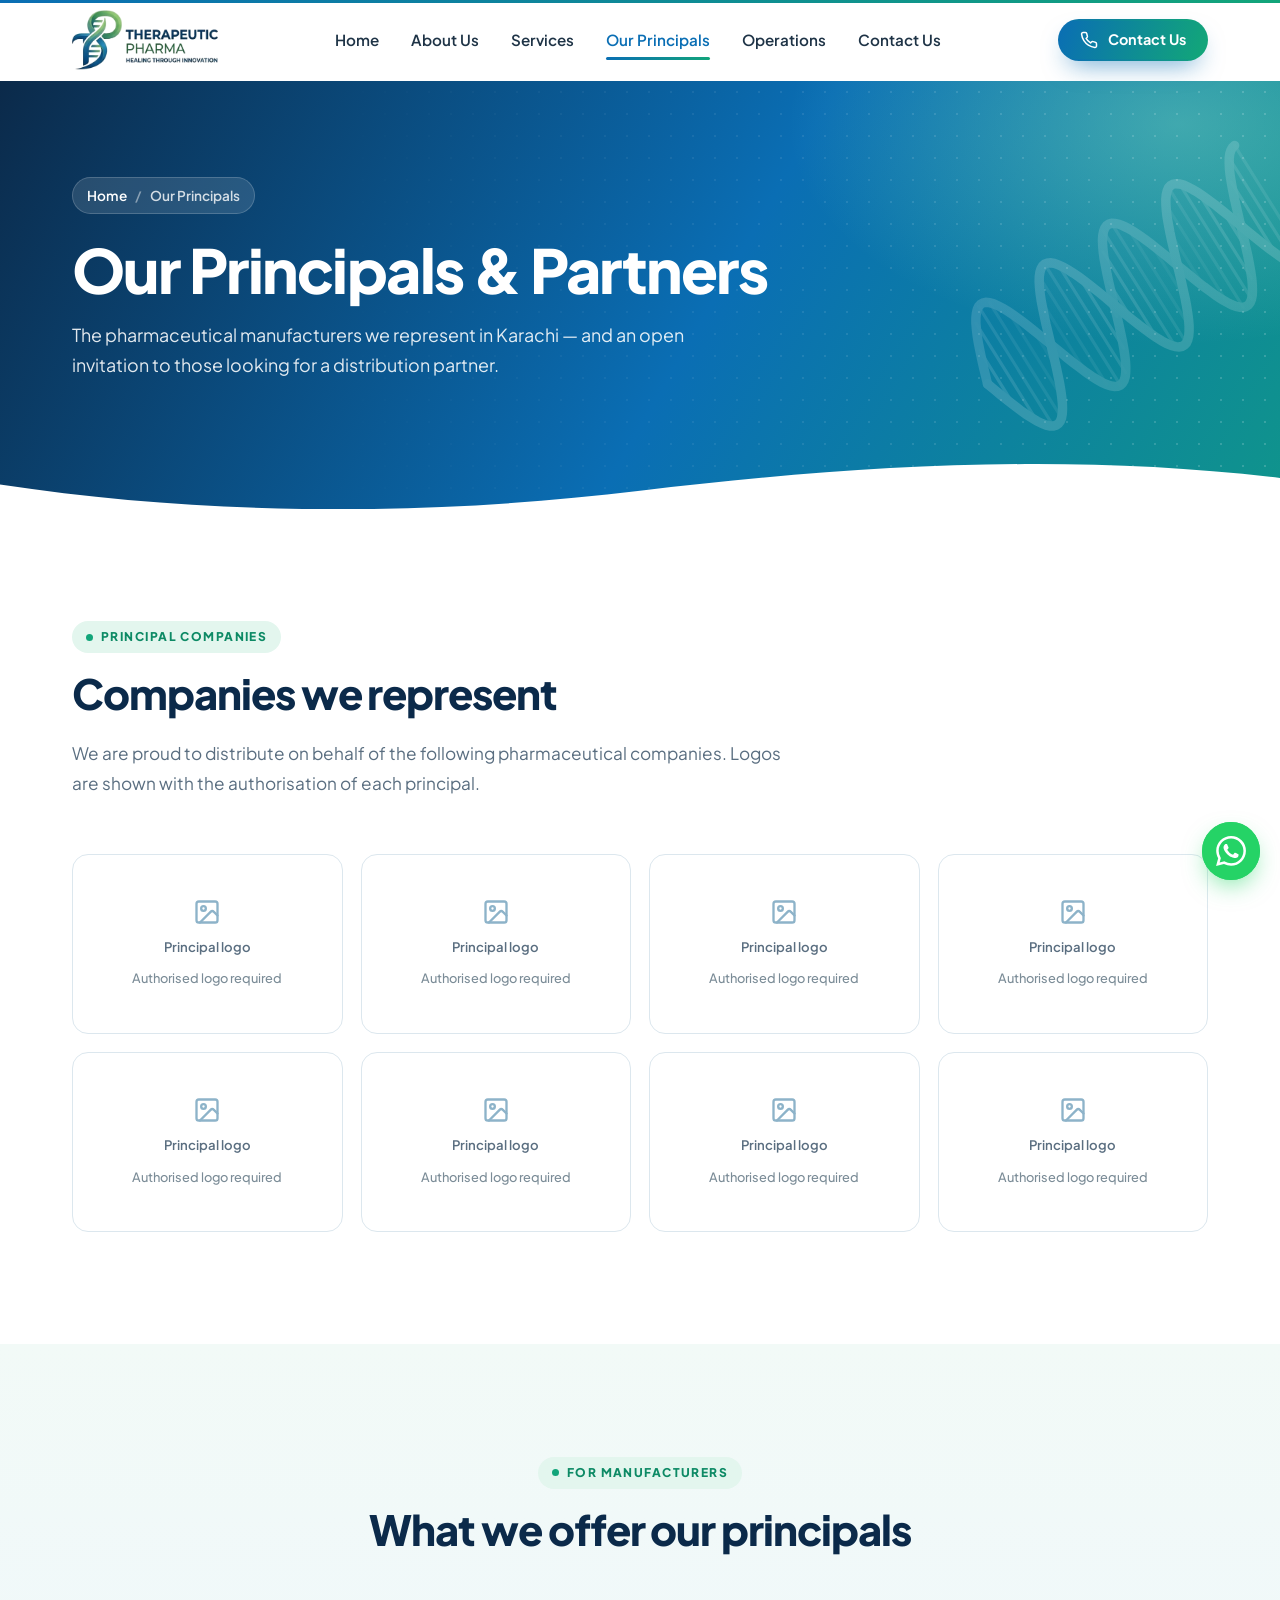
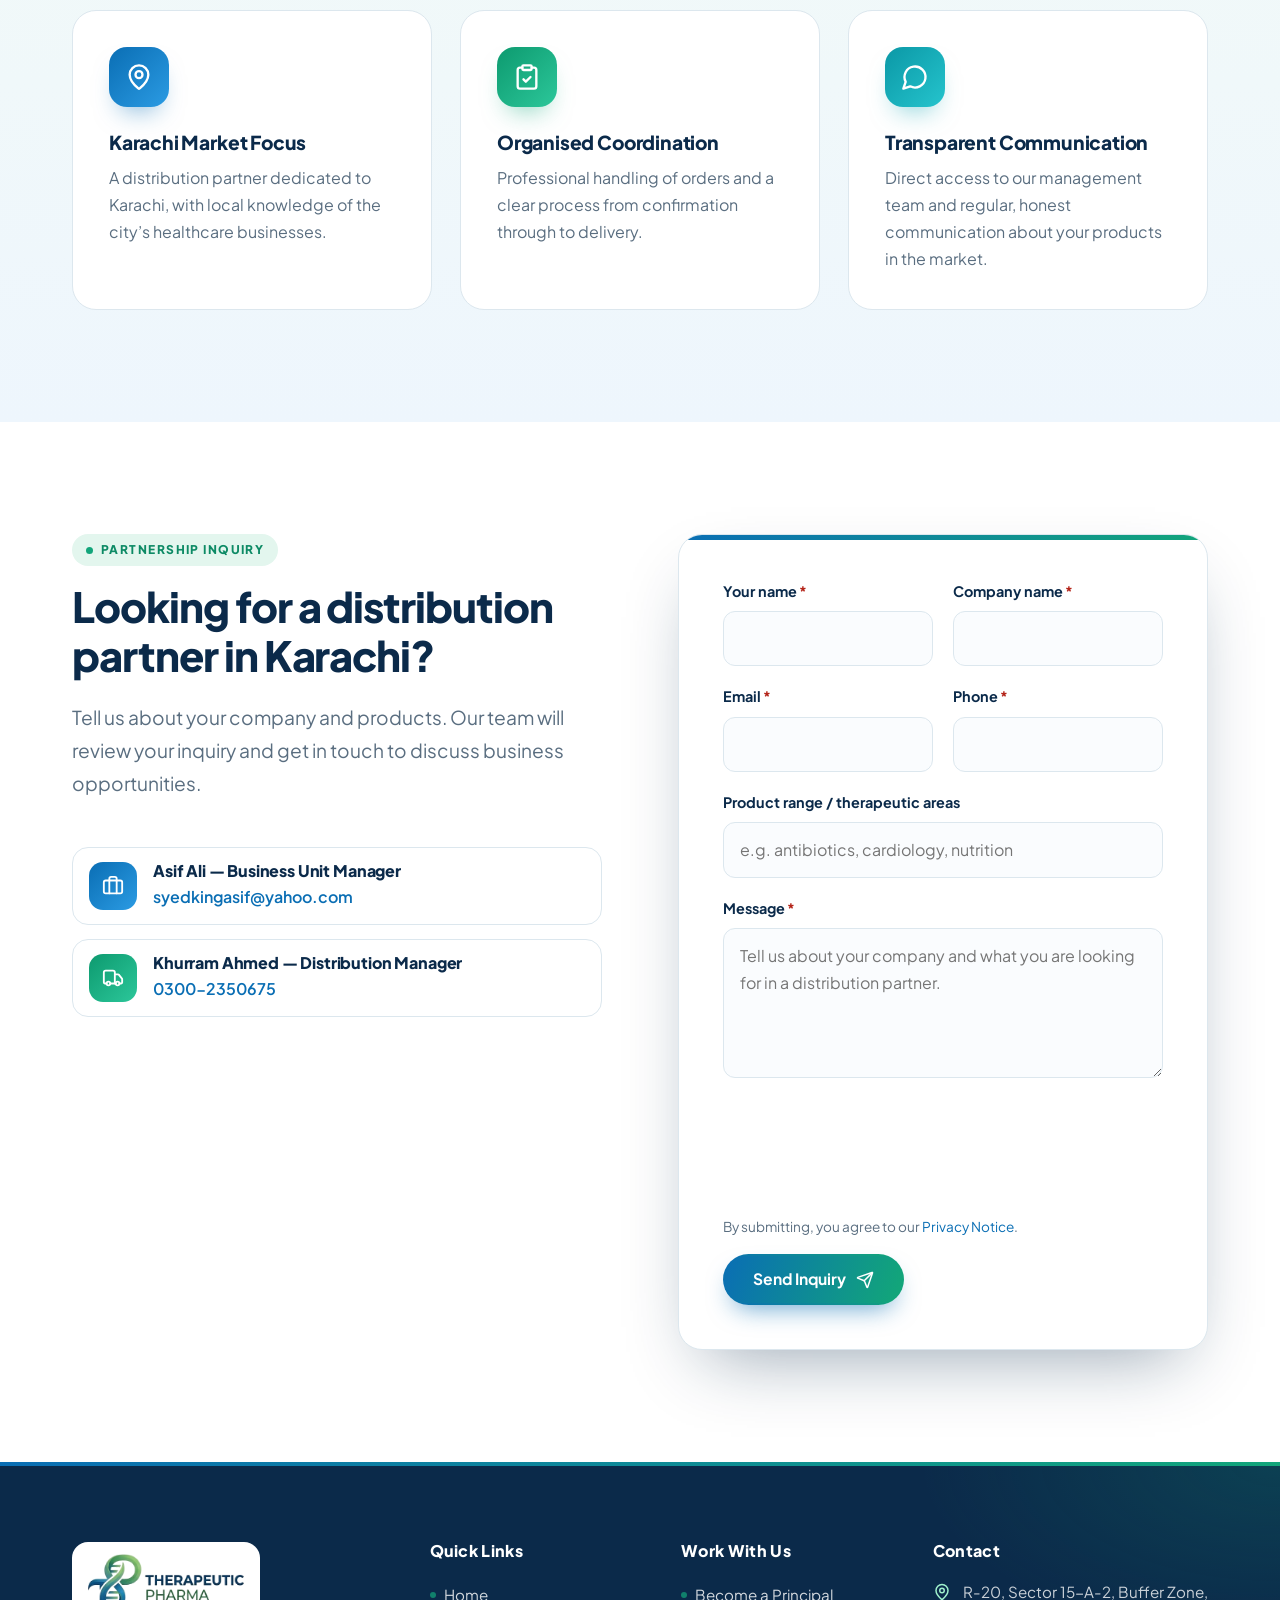
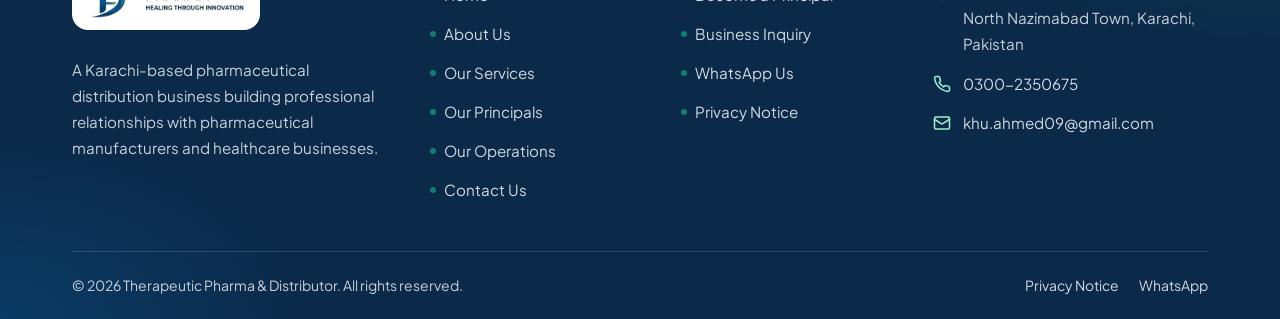
<file: principals.html>
<!doctype html>
<html lang="en">
<head>
  <meta charset="utf-8">
  <meta name="viewport" content="width=device-width, initial-scale=1">
  <title>Our Principals & Partners | Therapeutic Pharma & Distributor</title>
  <meta name="description" content="Pharmaceutical companies represented by Therapeutic Pharma & Distributor in Karachi, and a partnership inquiry form for manufacturers seeking a distribution partner.">
  <meta name="theme-color" content="#07517D">
  <meta property="og:type" content="website">
  <meta property="og:site_name" content="Therapeutic Pharma &amp; Distributor">
  <meta property="og:title" content="Our Principals & Partners | Therapeutic Pharma & Distributor">
  <meta property="og:description" content="Pharmaceutical companies represented by Therapeutic Pharma & Distributor in Karachi, and a partnership inquiry form for manufacturers seeking a distribution partner.">
  <link rel="icon" type="image/png" href="assets/images/favicon.png">
  <link rel="apple-touch-icon" href="assets/images/apple-touch-icon.png">
  <link rel="preconnect" href="https://fonts.googleapis.com">
  <link rel="preconnect" href="https://fonts.gstatic.com" crossorigin>
  <link rel="stylesheet" href="https://fonts.googleapis.com/css2?family=Plus+Jakarta+Sans:wght@400;500;600;700;800&amp;display=swap">
  <link rel="stylesheet" href="assets/css/style.css">
  <!-- Analytics: paste the Google Analytics 4 (gtag.js) snippet here once the property is created. -->
</head>
<body>
  <a class="skip-link" href="#main">Skip to main content</a>

  <header class="site-header">
    <div class="container header-inner">
      <a class="brand" href="index.html" aria-label="Therapeutic Pharma &amp; Distributor — Home">
        <img src="assets/images/logo.png" alt="Therapeutic Pharma — Healing Through Innovation" width="402" height="165">
      </a>

      <nav class="primary-nav" id="primary-nav" aria-label="Main">
        <ul>
          <li><a href="index.html">Home</a></li>
          <li><a href="about.html">About Us</a></li>
          <li><a href="services.html">Services</a></li>
          <li><a href="principals.html" aria-current="page">Our Principals</a></li>
          <li><a href="operations.html">Operations</a></li>
          <li><a href="contact.html">Contact Us</a></li>
        </ul>
        <div class="nav-mobile-cta">
          <a class="btn btn--primary btn--block" href="contact.html"><svg viewBox="0 0 24 24" fill="none" stroke="currentColor" stroke-width="2" stroke-linecap="round" stroke-linejoin="round" aria-hidden="true" focusable="false"><path d="M22 16.92v3a2 2 0 0 1-2.18 2 19.79 19.79 0 0 1-8.63-3.07 19.5 19.5 0 0 1-6-6 19.79 19.79 0 0 1-3.07-8.67A2 2 0 0 1 4.11 2h3a2 2 0 0 1 2 1.72 12.84 12.84 0 0 0 .7 2.81 2 2 0 0 1-.45 2.11L8.09 9.91a16 16 0 0 0 6 6l1.27-1.27a2 2 0 0 1 2.11-.45 12.84 12.84 0 0 0 2.81.7A2 2 0 0 1 22 16.92z"/></svg> Contact Us</a>
        </div>
      </nav>

      <div class="header-cta">
        <a class="btn btn--primary btn--sm" href="contact.html"><svg viewBox="0 0 24 24" fill="none" stroke="currentColor" stroke-width="2" stroke-linecap="round" stroke-linejoin="round" aria-hidden="true" focusable="false"><path d="M22 16.92v3a2 2 0 0 1-2.18 2 19.79 19.79 0 0 1-8.63-3.07 19.5 19.5 0 0 1-6-6 19.79 19.79 0 0 1-3.07-8.67A2 2 0 0 1 4.11 2h3a2 2 0 0 1 2 1.72 12.84 12.84 0 0 0 .7 2.81 2 2 0 0 1-.45 2.11L8.09 9.91a16 16 0 0 0 6 6l1.27-1.27a2 2 0 0 1 2.11-.45 12.84 12.84 0 0 0 2.81.7A2 2 0 0 1 22 16.92z"/></svg> Contact Us</a>
        <button class="nav-toggle" type="button" aria-controls="primary-nav" aria-expanded="false" aria-label="Open menu"><span></span></button>
      </div>
    </div>
  </header>

  <main id="main">
    <section class="page-hero">
      <svg class="hero-helix" viewBox="0 0 400 400" aria-hidden="true" focusable="false"><g transform="rotate(-32 200.0 200.0)"><line x1="40.0" y1="200.0" x2="40.0" y2="200.0" stroke="#FFFFFF" stroke-opacity="0.80" stroke-width="3" stroke-linecap="round"/><line x1="50.7" y1="230.9" x2="50.7" y2="169.1" stroke="#FFFFFF" stroke-opacity="0.77" stroke-width="3" stroke-linecap="round"/><line x1="61.3" y1="255.0" x2="61.3" y2="145.0" stroke="#FFFFFF" stroke-opacity="0.69" stroke-width="3" stroke-linecap="round"/><line x1="72.0" y1="267.2" x2="72.0" y2="132.8" stroke="#FFFFFF" stroke-opacity="0.57" stroke-width="3" stroke-linecap="round"/><line x1="82.7" y1="264.7" x2="82.7" y2="135.3" stroke="#FFFFFF" stroke-opacity="0.44" stroke-width="3" stroke-linecap="round"/><line x1="93.3" y1="248.1" x2="93.3" y2="151.9" stroke="#FFFFFF" stroke-opacity="0.33" stroke-width="3" stroke-linecap="round"/><line x1="104.0" y1="221.0" x2="104.0" y2="179.0" stroke="#FFFFFF" stroke-opacity="0.26" stroke-width="3" stroke-linecap="round"/><line x1="114.7" y1="189.4" x2="114.7" y2="210.6" stroke="#FFFFFF" stroke-opacity="0.25" stroke-width="3" stroke-linecap="round"/><line x1="125.3" y1="160.0" x2="125.3" y2="240.0" stroke="#FFFFFF" stroke-opacity="0.30" stroke-width="3" stroke-linecap="round"/><line x1="136.0" y1="139.4" x2="136.0" y2="260.6" stroke="#FFFFFF" stroke-opacity="0.40" stroke-width="3" stroke-linecap="round"/><line x1="146.7" y1="132.0" x2="146.7" y2="268.0" stroke="#FFFFFF" stroke-opacity="0.52" stroke-width="3" stroke-linecap="round"/><line x1="157.3" y1="139.4" x2="157.3" y2="260.6" stroke="#FFFFFF" stroke-opacity="0.65" stroke-width="3" stroke-linecap="round"/><line x1="168.0" y1="160.0" x2="168.0" y2="240.0" stroke="#FFFFFF" stroke-opacity="0.75" stroke-width="3" stroke-linecap="round"/><line x1="178.7" y1="189.4" x2="178.7" y2="210.6" stroke="#FFFFFF" stroke-opacity="0.80" stroke-width="3" stroke-linecap="round"/><line x1="189.3" y1="221.0" x2="189.3" y2="179.0" stroke="#FFFFFF" stroke-opacity="0.79" stroke-width="3" stroke-linecap="round"/><line x1="200.0" y1="248.1" x2="200.0" y2="151.9" stroke="#FFFFFF" stroke-opacity="0.72" stroke-width="3" stroke-linecap="round"/><line x1="210.7" y1="264.7" x2="210.7" y2="135.3" stroke="#FFFFFF" stroke-opacity="0.61" stroke-width="3" stroke-linecap="round"/><line x1="221.3" y1="267.2" x2="221.3" y2="132.8" stroke="#FFFFFF" stroke-opacity="0.48" stroke-width="3" stroke-linecap="round"/><line x1="232.0" y1="255.0" x2="232.0" y2="145.0" stroke="#FFFFFF" stroke-opacity="0.36" stroke-width="3" stroke-linecap="round"/><line x1="242.7" y1="230.9" x2="242.7" y2="169.1" stroke="#FFFFFF" stroke-opacity="0.28" stroke-width="3" stroke-linecap="round"/><line x1="253.3" y1="200.0" x2="253.3" y2="200.0" stroke="#FFFFFF" stroke-opacity="0.25" stroke-width="3" stroke-linecap="round"/><line x1="264.0" y1="169.1" x2="264.0" y2="230.9" stroke="#FFFFFF" stroke-opacity="0.28" stroke-width="3" stroke-linecap="round"/><line x1="274.7" y1="145.0" x2="274.7" y2="255.0" stroke="#FFFFFF" stroke-opacity="0.36" stroke-width="3" stroke-linecap="round"/><line x1="285.3" y1="132.8" x2="285.3" y2="267.2" stroke="#FFFFFF" stroke-opacity="0.48" stroke-width="3" stroke-linecap="round"/><line x1="296.0" y1="135.3" x2="296.0" y2="264.7" stroke="#FFFFFF" stroke-opacity="0.61" stroke-width="3" stroke-linecap="round"/><line x1="306.7" y1="151.9" x2="306.7" y2="248.1" stroke="#FFFFFF" stroke-opacity="0.72" stroke-width="3" stroke-linecap="round"/><line x1="317.3" y1="179.0" x2="317.3" y2="221.0" stroke="#FFFFFF" stroke-opacity="0.79" stroke-width="3" stroke-linecap="round"/><line x1="328.0" y1="210.6" x2="328.0" y2="189.4" stroke="#FFFFFF" stroke-opacity="0.80" stroke-width="3" stroke-linecap="round"/><line x1="338.7" y1="240.0" x2="338.7" y2="160.0" stroke="#FFFFFF" stroke-opacity="0.75" stroke-width="3" stroke-linecap="round"/><line x1="349.3" y1="260.6" x2="349.3" y2="139.4" stroke="#FFFFFF" stroke-opacity="0.65" stroke-width="3" stroke-linecap="round"/><line x1="360.0" y1="268.0" x2="360.0" y2="132.0" stroke="#FFFFFF" stroke-opacity="0.53" stroke-width="3" stroke-linecap="round"/><path d="M40.0 200.0 L42.7 192.0 L45.3 184.1 L48.0 176.5 L50.7 169.1 L53.3 162.2 L56.0 155.8 L58.7 150.1 L61.3 145.0 L64.0 140.7 L66.7 137.2 L69.3 134.6 L72.0 132.8 L74.7 132.1 L77.3 132.2 L80.0 133.3 L82.7 135.3 L85.3 138.2 L88.0 142.0 L90.7 146.6 L93.3 151.9 L96.0 157.9 L98.7 164.5 L101.3 171.5 L104.0 179.0 L106.7 186.7 L109.3 194.7 L112.0 202.7 L114.7 210.6 L117.3 218.5 L120.0 226.0 L122.7 233.2 L125.3 240.0 L128.0 246.2 L130.7 251.7 L133.3 256.5 L136.0 260.6 L138.7 263.8 L141.3 266.1 L144.0 267.5 L146.7 268.0 L149.3 267.5 L152.0 266.1 L154.7 263.8 L157.3 260.6 L160.0 256.5 L162.7 251.7 L165.3 246.2 L168.0 240.0 L170.7 233.2 L173.3 226.0 L176.0 218.5 L178.7 210.6 L181.3 202.7 L184.0 194.7 L186.7 186.7 L189.3 179.0 L192.0 171.5 L194.7 164.5 L197.3 157.9 L200.0 151.9 L202.7 146.6 L205.3 142.0 L208.0 138.2 L210.7 135.3 L213.3 133.3 L216.0 132.2 L218.7 132.1 L221.3 132.8 L224.0 134.6 L226.7 137.2 L229.3 140.7 L232.0 145.0 L234.7 150.1 L237.3 155.8 L240.0 162.2 L242.7 169.1 L245.3 176.5 L248.0 184.1 L250.7 192.0 L253.3 200.0 L256.0 208.0 L258.7 215.9 L261.3 223.5 L264.0 230.9 L266.7 237.8 L269.3 244.2 L272.0 249.9 L274.7 255.0 L277.3 259.3 L280.0 262.8 L282.7 265.4 L285.3 267.2 L288.0 267.9 L290.7 267.8 L293.3 266.7 L296.0 264.7 L298.7 261.8 L301.3 258.0 L304.0 253.4 L306.7 248.1 L309.3 242.1 L312.0 235.5 L314.7 228.5 L317.3 221.0 L320.0 213.3 L322.7 205.3 L325.3 197.3 L328.0 189.4 L330.7 181.5 L333.3 174.0 L336.0 166.8 L338.7 160.0 L341.3 153.8 L344.0 148.3 L346.7 143.5 L349.3 139.4 L352.0 136.2 L354.7 133.9 L357.3 132.5 L360.0 132.0" fill="none" stroke="#FFFFFF" stroke-opacity=".9" stroke-width="9" stroke-linecap="round"/><path d="M40.0 200.0 L42.7 208.0 L45.3 215.9 L48.0 223.5 L50.7 230.9 L53.3 237.8 L56.0 244.2 L58.7 249.9 L61.3 255.0 L64.0 259.3 L66.7 262.8 L69.3 265.4 L72.0 267.2 L74.7 267.9 L77.3 267.8 L80.0 266.7 L82.7 264.7 L85.3 261.8 L88.0 258.0 L90.7 253.4 L93.3 248.1 L96.0 242.1 L98.7 235.5 L101.3 228.5 L104.0 221.0 L106.7 213.3 L109.3 205.3 L112.0 197.3 L114.7 189.4 L117.3 181.5 L120.0 174.0 L122.7 166.8 L125.3 160.0 L128.0 153.8 L130.7 148.3 L133.3 143.5 L136.0 139.4 L138.7 136.2 L141.3 133.9 L144.0 132.5 L146.7 132.0 L149.3 132.5 L152.0 133.9 L154.7 136.2 L157.3 139.4 L160.0 143.5 L162.7 148.3 L165.3 153.8 L168.0 160.0 L170.7 166.8 L173.3 174.0 L176.0 181.5 L178.7 189.4 L181.3 197.3 L184.0 205.3 L186.7 213.3 L189.3 221.0 L192.0 228.5 L194.7 235.5 L197.3 242.1 L200.0 248.1 L202.7 253.4 L205.3 258.0 L208.0 261.8 L210.7 264.7 L213.3 266.7 L216.0 267.8 L218.7 267.9 L221.3 267.2 L224.0 265.4 L226.7 262.8 L229.3 259.3 L232.0 255.0 L234.7 249.9 L237.3 244.2 L240.0 237.8 L242.7 230.9 L245.3 223.5 L248.0 215.9 L250.7 208.0 L253.3 200.0 L256.0 192.0 L258.7 184.1 L261.3 176.5 L264.0 169.1 L266.7 162.2 L269.3 155.8 L272.0 150.1 L274.7 145.0 L277.3 140.7 L280.0 137.2 L282.7 134.6 L285.3 132.8 L288.0 132.1 L290.7 132.2 L293.3 133.3 L296.0 135.3 L298.7 138.2 L301.3 142.0 L304.0 146.6 L306.7 151.9 L309.3 157.9 L312.0 164.5 L314.7 171.5 L317.3 179.0 L320.0 186.7 L322.7 194.7 L325.3 202.7 L328.0 210.6 L330.7 218.5 L333.3 226.0 L336.0 233.2 L338.7 240.0 L341.3 246.2 L344.0 251.7 L346.7 256.5 L349.3 260.6 L352.0 263.8 L354.7 266.1 L357.3 267.5 L360.0 268.0" fill="none" stroke="#FFFFFF" stroke-width="9" stroke-linecap="round"/></g></svg>
      <svg class="wave" viewBox="0 0 1440 80" preserveAspectRatio="none" aria-hidden="true" focusable="false"><path fill="currentColor" d="M0 48 C 240 88 480 88 720 56 C 960 24 1200 8 1440 40 L 1440 80 L 0 80 Z"/></svg>
      <div class="container">
        <ol class="breadcrumb" aria-label="Breadcrumb">
          <li><a href="index.html">Home</a></li>
          <li aria-current="page">Our Principals</li>
        </ol>
        <h1>Our Principals &amp; Partners</h1>
        <p>The pharmaceutical manufacturers we represent in Karachi &mdash; and an open invitation to those looking for a distribution partner.</p>
      </div>
    </section>

    <section class="section">
      <div class="container">
        <div class="section-head reveal">
          <span class="eyebrow">Principal Companies</span>
          <h2>Companies we represent</h2>
          <p>We are proud to distribute on behalf of the following pharmaceutical companies. Logos are shown with the authorisation of each principal.</p>
        </div>
        <!-- Replace each placeholder with an authorised logo:
             <div class="logo-tile"><img src="assets/images/principals/NAME.png" alt="COMPANY NAME" loading="lazy"></div>
             Optional short introduction (only if approved by the principal) can be added below the grid. -->
        <div class="logo-grid reveal">
          <div class="placeholder logo-tile" role="img" aria-label="Placeholder: Principal logo"><svg viewBox="0 0 24 24" fill="none" stroke="currentColor" stroke-width="2" stroke-linecap="round" stroke-linejoin="round" aria-hidden="true" focusable="false"><rect width="18" height="18" x="3" y="3" rx="2"/><circle cx="9" cy="9" r="2"/><path d="m21 15-3.086-3.086a2 2 0 0 0-2.828 0L6 21"/></svg><span>Principal logo</span><small>Authorised logo required</small></div>
          <div class="placeholder logo-tile" role="img" aria-label="Placeholder: Principal logo"><svg viewBox="0 0 24 24" fill="none" stroke="currentColor" stroke-width="2" stroke-linecap="round" stroke-linejoin="round" aria-hidden="true" focusable="false"><rect width="18" height="18" x="3" y="3" rx="2"/><circle cx="9" cy="9" r="2"/><path d="m21 15-3.086-3.086a2 2 0 0 0-2.828 0L6 21"/></svg><span>Principal logo</span><small>Authorised logo required</small></div>
          <div class="placeholder logo-tile" role="img" aria-label="Placeholder: Principal logo"><svg viewBox="0 0 24 24" fill="none" stroke="currentColor" stroke-width="2" stroke-linecap="round" stroke-linejoin="round" aria-hidden="true" focusable="false"><rect width="18" height="18" x="3" y="3" rx="2"/><circle cx="9" cy="9" r="2"/><path d="m21 15-3.086-3.086a2 2 0 0 0-2.828 0L6 21"/></svg><span>Principal logo</span><small>Authorised logo required</small></div>
          <div class="placeholder logo-tile" role="img" aria-label="Placeholder: Principal logo"><svg viewBox="0 0 24 24" fill="none" stroke="currentColor" stroke-width="2" stroke-linecap="round" stroke-linejoin="round" aria-hidden="true" focusable="false"><rect width="18" height="18" x="3" y="3" rx="2"/><circle cx="9" cy="9" r="2"/><path d="m21 15-3.086-3.086a2 2 0 0 0-2.828 0L6 21"/></svg><span>Principal logo</span><small>Authorised logo required</small></div>
          <div class="placeholder logo-tile" role="img" aria-label="Placeholder: Principal logo"><svg viewBox="0 0 24 24" fill="none" stroke="currentColor" stroke-width="2" stroke-linecap="round" stroke-linejoin="round" aria-hidden="true" focusable="false"><rect width="18" height="18" x="3" y="3" rx="2"/><circle cx="9" cy="9" r="2"/><path d="m21 15-3.086-3.086a2 2 0 0 0-2.828 0L6 21"/></svg><span>Principal logo</span><small>Authorised logo required</small></div>
          <div class="placeholder logo-tile" role="img" aria-label="Placeholder: Principal logo"><svg viewBox="0 0 24 24" fill="none" stroke="currentColor" stroke-width="2" stroke-linecap="round" stroke-linejoin="round" aria-hidden="true" focusable="false"><rect width="18" height="18" x="3" y="3" rx="2"/><circle cx="9" cy="9" r="2"/><path d="m21 15-3.086-3.086a2 2 0 0 0-2.828 0L6 21"/></svg><span>Principal logo</span><small>Authorised logo required</small></div>
          <div class="placeholder logo-tile" role="img" aria-label="Placeholder: Principal logo"><svg viewBox="0 0 24 24" fill="none" stroke="currentColor" stroke-width="2" stroke-linecap="round" stroke-linejoin="round" aria-hidden="true" focusable="false"><rect width="18" height="18" x="3" y="3" rx="2"/><circle cx="9" cy="9" r="2"/><path d="m21 15-3.086-3.086a2 2 0 0 0-2.828 0L6 21"/></svg><span>Principal logo</span><small>Authorised logo required</small></div>
          <div class="placeholder logo-tile" role="img" aria-label="Placeholder: Principal logo"><svg viewBox="0 0 24 24" fill="none" stroke="currentColor" stroke-width="2" stroke-linecap="round" stroke-linejoin="round" aria-hidden="true" focusable="false"><rect width="18" height="18" x="3" y="3" rx="2"/><circle cx="9" cy="9" r="2"/><path d="m21 15-3.086-3.086a2 2 0 0 0-2.828 0L6 21"/></svg><span>Principal logo</span><small>Authorised logo required</small></div>
        </div>
      </div>
    </section>

    <section class="section section--soft">
      <div class="container">
        <div class="section-head section-head--center reveal">
          <span class="eyebrow">For Manufacturers</span>
          <h2>What we offer our principals</h2>
        </div>
        <div class="grid grid-3">
          <article class="card reveal">
            <div class="icon"><svg viewBox="0 0 24 24" fill="none" stroke="currentColor" stroke-width="2" stroke-linecap="round" stroke-linejoin="round" aria-hidden="true" focusable="false"><path d="M20 10c0 4.993-5.539 10.193-7.399 11.799a1 1 0 0 1-1.202 0C9.539 20.193 4 14.993 4 10a8 8 0 0 1 16 0"/><circle cx="12" cy="10" r="3"/></svg></div>
            <h3>Karachi Market Focus</h3>
            <p>A distribution partner dedicated to Karachi, with local knowledge of the city&rsquo;s healthcare businesses.</p>
          </article>
          <article class="card card--green reveal">
            <div class="icon"><svg viewBox="0 0 24 24" fill="none" stroke="currentColor" stroke-width="2" stroke-linecap="round" stroke-linejoin="round" aria-hidden="true" focusable="false"><rect width="8" height="4" x="8" y="2" rx="1"/><path d="M16 4h2a2 2 0 0 1 2 2v14a2 2 0 0 1-2 2H6a2 2 0 0 1-2-2V6a2 2 0 0 1 2-2h2"/><path d="m9 14 2 2 4-4"/></svg></div>
            <h3>Organised Coordination</h3>
            <p>Professional handling of orders and a clear process from confirmation through to delivery.</p>
          </article>
          <article class="card reveal">
            <div class="icon"><svg viewBox="0 0 24 24" fill="none" stroke="currentColor" stroke-width="2" stroke-linecap="round" stroke-linejoin="round" aria-hidden="true" focusable="false"><path d="M7.9 20A9 9 0 1 0 4 16.1L2 22Z"/></svg></div>
            <h3>Transparent Communication</h3>
            <p>Direct access to our management team and regular, honest communication about your products in the market.</p>
          </article>
        </div>
      </div>
    </section>

    <section class="section" id="partner-inquiry">
      <div class="container split" style="align-items:start">
        <div class="reveal">
          <span class="eyebrow">Partnership Inquiry</span>
          <h2>Looking for a distribution partner in Karachi?</h2>
          <p class="lead">Tell us about your company and products. Our team will review your inquiry and get in touch to discuss business opportunities.</p>
          <ul class="contact-list mt-lg">
            <li class="contact-item">
              <span class="icon"><svg viewBox="0 0 24 24" fill="none" stroke="currentColor" stroke-width="2" stroke-linecap="round" stroke-linejoin="round" aria-hidden="true" focusable="false"><path d="M16 20V4a2 2 0 0 0-2-2h-4a2 2 0 0 0-2 2v16"/><rect width="20" height="14" x="2" y="6" rx="2"/></svg></span>
              <div><h3>Asif Ali &mdash; Business Unit Manager</h3><a href="mailto:syedkingasif@yahoo.com">syedkingasif@yahoo.com</a></div>
            </li>
            <li class="contact-item">
              <span class="icon"><svg viewBox="0 0 24 24" fill="none" stroke="currentColor" stroke-width="2" stroke-linecap="round" stroke-linejoin="round" aria-hidden="true" focusable="false"><path d="M14 18V6a2 2 0 0 0-2-2H4a2 2 0 0 0-2 2v11a1 1 0 0 0 1 1h2"/><path d="M15 18H9"/><path d="M19 18h2a1 1 0 0 0 1-1v-3.65a1 1 0 0 0-.22-.624l-3.48-4.35A1 1 0 0 0 17.52 8H14"/><circle cx="17" cy="18" r="2"/><circle cx="7" cy="18" r="2"/></svg></span>
              <div><h3>Khurram Ahmed &mdash; Distribution Manager</h3><a href="tel:+923002350675">0300-2350675</a></div>
            </li>
          </ul>
        </div>

        <div class="form-card reveal">
          <form data-inquiry-form data-form="principal" data-recipient="syedkingasif@yahoo.com,khu.ahmed09@gmail.com" data-subject="Principal partnership inquiry" novalidate>
            <div class="form-grid">
              <div class="field">
                <label for="p-name">Your name<span class="req" aria-hidden="true">*</span></label>
                <input id="p-name" name="name" type="text" autocomplete="name" required>
                <p class="error" aria-live="polite"></p>
              </div>
              <div class="field">
                <label for="p-company">Company name<span class="req" aria-hidden="true">*</span></label>
                <input id="p-company" name="company" type="text" autocomplete="organization" required>
                <p class="error" aria-live="polite"></p>
              </div>
              <div class="field">
                <label for="p-email">Email<span class="req" aria-hidden="true">*</span></label>
                <input id="p-email" name="email" type="email" autocomplete="email" required>
                <p class="error" aria-live="polite"></p>
              </div>
              <div class="field">
                <label for="p-phone">Phone<span class="req" aria-hidden="true">*</span></label>
                <input id="p-phone" name="phone" type="tel" autocomplete="tel" required>
                <p class="error" aria-live="polite"></p>
              </div>
              <div class="field full">
                <label for="p-products">Product range / therapeutic areas</label>
                <input id="p-products" name="products" type="text" placeholder="e.g. antibiotics, cardiology, nutrition">
                <p class="error" aria-live="polite"></p>
              </div>
              <div class="field full">
                <label for="p-message">Message<span class="req" aria-hidden="true">*</span></label>
                <textarea id="p-message" name="message" required placeholder="Tell us about your company and what you are looking for in a distribution partner."></textarea>
                <p class="error" aria-live="polite"></p>
              </div>
              <div class="hp-field" aria-hidden="true">
                <label for="p-website">Website</label>
                <input id="p-website" name="website" type="text" tabindex="-1" autocomplete="off">
              </div>
              <div class="full captcha-wrap">
                <div class="h-captcha" data-captcha="true"></div>
                <p class="error captcha-error" aria-live="polite"></p>
              </div>
              <div class="full form-actions">
                <p class="form-consent">By submitting, you agree to our <a href="privacy.html">Privacy Notice</a>.</p>
                <button class="btn btn--primary" type="submit">Send Inquiry <svg viewBox="0 0 24 24" fill="none" stroke="currentColor" stroke-width="2" stroke-linecap="round" stroke-linejoin="round" aria-hidden="true" focusable="false"><path d="M14.536 21.686a.5.5 0 0 0 .937-.024l6.5-19a.496.496 0 0 0-.635-.635l-19 6.5a.5.5 0 0 0-.024.937l7.93 3.18a2 2 0 0 1 1.112 1.11z"/><path d="m21.854 2.147-10.94 10.939"/></svg></button>
              </div>
            </div>
            <p class="form-status" role="status" aria-live="polite"></p>
          </form>
        </div>
      </div>
    </section>

  </main>

  <footer class="site-footer">
    <div class="container">
      <div class="footer-grid">
        <div class="footer-brand">
          <a class="logo-chip" href="index.html" aria-label="Therapeutic Pharma &amp; Distributor — Home">
            <img src="assets/images/logo.png" alt="Therapeutic Pharma" width="402" height="165" loading="lazy">
          </a>
          <p>A Karachi-based pharmaceutical distribution business building professional relationships with pharmaceutical manufacturers and healthcare businesses.</p>
        </div>

        <div>
          <h3>Quick Links</h3>
          <ul class="footer-links">
            <li><a href="index.html">Home</a></li>
            <li><a href="about.html">About Us</a></li>
            <li><a href="services.html">Our Services</a></li>
            <li><a href="principals.html">Our Principals</a></li>
            <li><a href="operations.html">Our Operations</a></li>
            <li><a href="contact.html">Contact Us</a></li>
          </ul>
        </div>

        <div>
          <h3>Work With Us</h3>
          <ul class="footer-links">
            <li><a href="principals.html#partner-inquiry">Become a Principal</a></li>
            <li><a href="contact.html#inquiry">Business Inquiry</a></li>
            <li><a href="https://wa.me/923002350675" target="_blank" rel="noopener">WhatsApp Us</a></li>
            <li><a href="privacy.html">Privacy Notice</a></li>
          </ul>
        </div>

        <div>
          <h3>Contact</h3>
          <ul class="footer-contact">
            <li><svg viewBox="0 0 24 24" fill="none" stroke="currentColor" stroke-width="2" stroke-linecap="round" stroke-linejoin="round" aria-hidden="true" focusable="false"><path d="M20 10c0 4.993-5.539 10.193-7.399 11.799a1 1 0 0 1-1.202 0C9.539 20.193 4 14.993 4 10a8 8 0 0 1 16 0"/><circle cx="12" cy="10" r="3"/></svg><span>R-20, Sector 15-A-2, Buffer Zone,<br>North Nazimabad Town, Karachi, Pakistan</span></li>
            <li><svg viewBox="0 0 24 24" fill="none" stroke="currentColor" stroke-width="2" stroke-linecap="round" stroke-linejoin="round" aria-hidden="true" focusable="false"><path d="M22 16.92v3a2 2 0 0 1-2.18 2 19.79 19.79 0 0 1-8.63-3.07 19.5 19.5 0 0 1-6-6 19.79 19.79 0 0 1-3.07-8.67A2 2 0 0 1 4.11 2h3a2 2 0 0 1 2 1.72 12.84 12.84 0 0 0 .7 2.81 2 2 0 0 1-.45 2.11L8.09 9.91a16 16 0 0 0 6 6l1.27-1.27a2 2 0 0 1 2.11-.45 12.84 12.84 0 0 0 2.81.7A2 2 0 0 1 22 16.92z"/></svg><a href="tel:+923002350675">0300-2350675</a></li>
            <li><svg viewBox="0 0 24 24" fill="none" stroke="currentColor" stroke-width="2" stroke-linecap="round" stroke-linejoin="round" aria-hidden="true" focusable="false"><rect width="20" height="16" x="2" y="4" rx="2"/><path d="m22 7-8.97 5.7a1.94 1.94 0 0 1-2.06 0L2 7"/></svg><a href="mailto:khu.ahmed09@gmail.com">khu.ahmed09@gmail.com</a></li>
          </ul>
        </div>
      </div>

      <div class="footer-bottom">
        <p class="mb-0">&copy; <span data-year>2026</span> Therapeutic Pharma &amp; Distributor. All rights reserved.</p>
        <ul>
          <li><a href="privacy.html">Privacy Notice</a></li>
          <li><a href="https://wa.me/923002350675" target="_blank" rel="noopener">WhatsApp</a></li>
        </ul>
      </div>
    </div>
  </footer>

  <a class="wa-float" href="https://wa.me/923002350675" target="_blank" rel="noopener" aria-label="Chat with us on WhatsApp"><svg viewBox="0 0 24 24" aria-hidden="true" focusable="false"><path fill="currentColor" d="M17.472 14.382c-.297-.149-1.758-.867-2.03-.967-.273-.099-.471-.148-.67.15-.197.297-.767.966-.94 1.164-.173.199-.347.223-.644.075-.297-.15-1.255-.463-2.39-1.475-.883-.788-1.48-1.761-1.653-2.059-.173-.297-.018-.458.13-.606.134-.133.298-.347.446-.52.149-.174.198-.298.298-.497.099-.198.05-.371-.025-.52-.075-.149-.669-1.612-.916-2.207-.242-.579-.487-.5-.669-.51-.173-.008-.371-.01-.57-.01-.198 0-.52.074-.792.372-.272.297-1.04 1.016-1.04 2.479 0 1.462 1.065 2.875 1.213 3.074.149.198 2.096 3.2 5.077 4.487.709.306 1.262.489 1.694.625.712.227 1.36.195 1.871.118.571-.085 1.758-.719 2.006-1.413.248-.694.248-1.289.173-1.413-.074-.124-.272-.198-.57-.347m-5.421 7.403h-.004a9.87 9.87 0 0 1-5.031-1.378l-.361-.214-3.741.982.998-3.648-.235-.374a9.86 9.86 0 0 1-1.51-5.26c.001-5.45 4.436-9.884 9.888-9.884 2.64 0 5.122 1.03 6.988 2.898a9.825 9.825 0 0 1 2.893 6.994c-.003 5.45-4.437 9.884-9.885 9.884m8.413-18.297A11.815 11.815 0 0 0 12.05 0C5.495 0 .16 5.335.157 11.892c0 2.096.547 4.142 1.588 5.945L.057 24l6.305-1.654a11.882 11.882 0 0 0 5.683 1.448h.005c6.554 0 11.89-5.335 11.893-11.893a11.821 11.821 0 0 0-3.48-8.413Z"/></svg></a>

  <script src="https://web3forms.com/client/script.js" async defer></script>
  <script src="assets/js/main.js" defer></script>
</body>
</html>
</file>
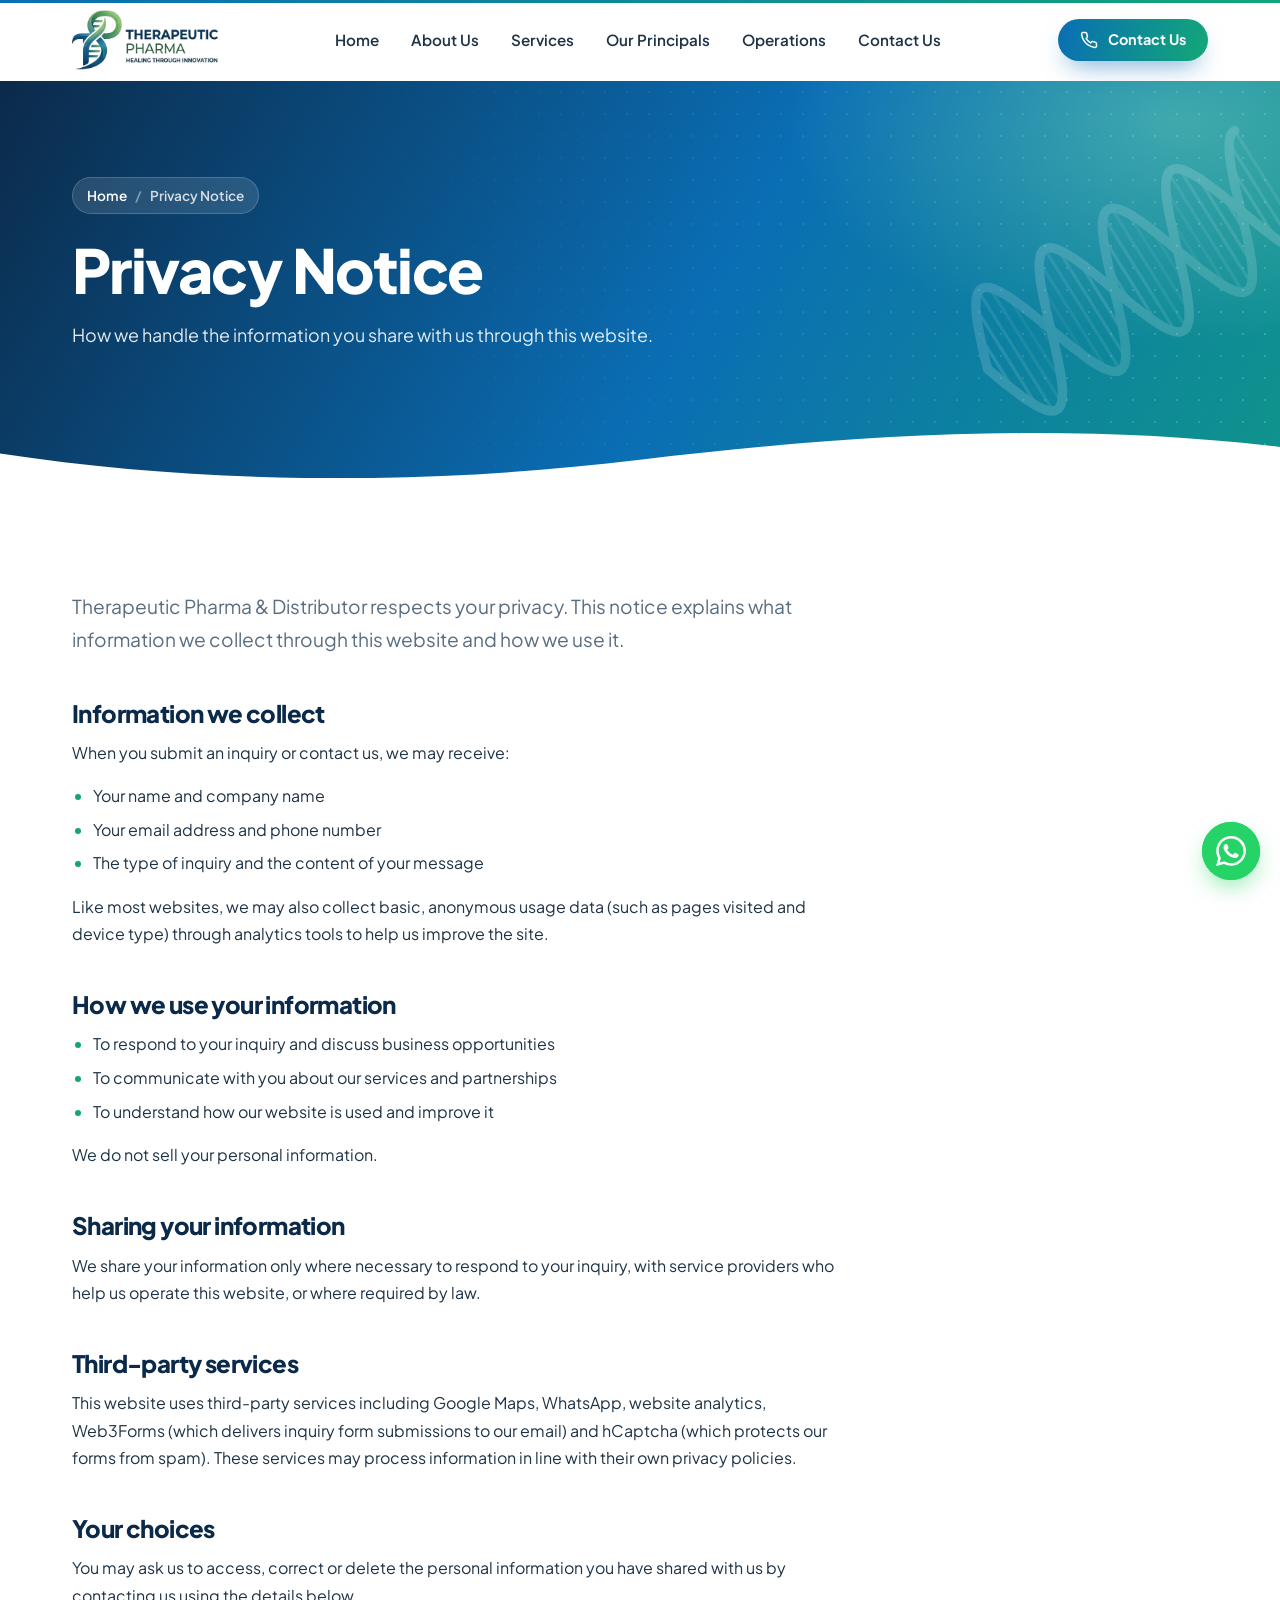
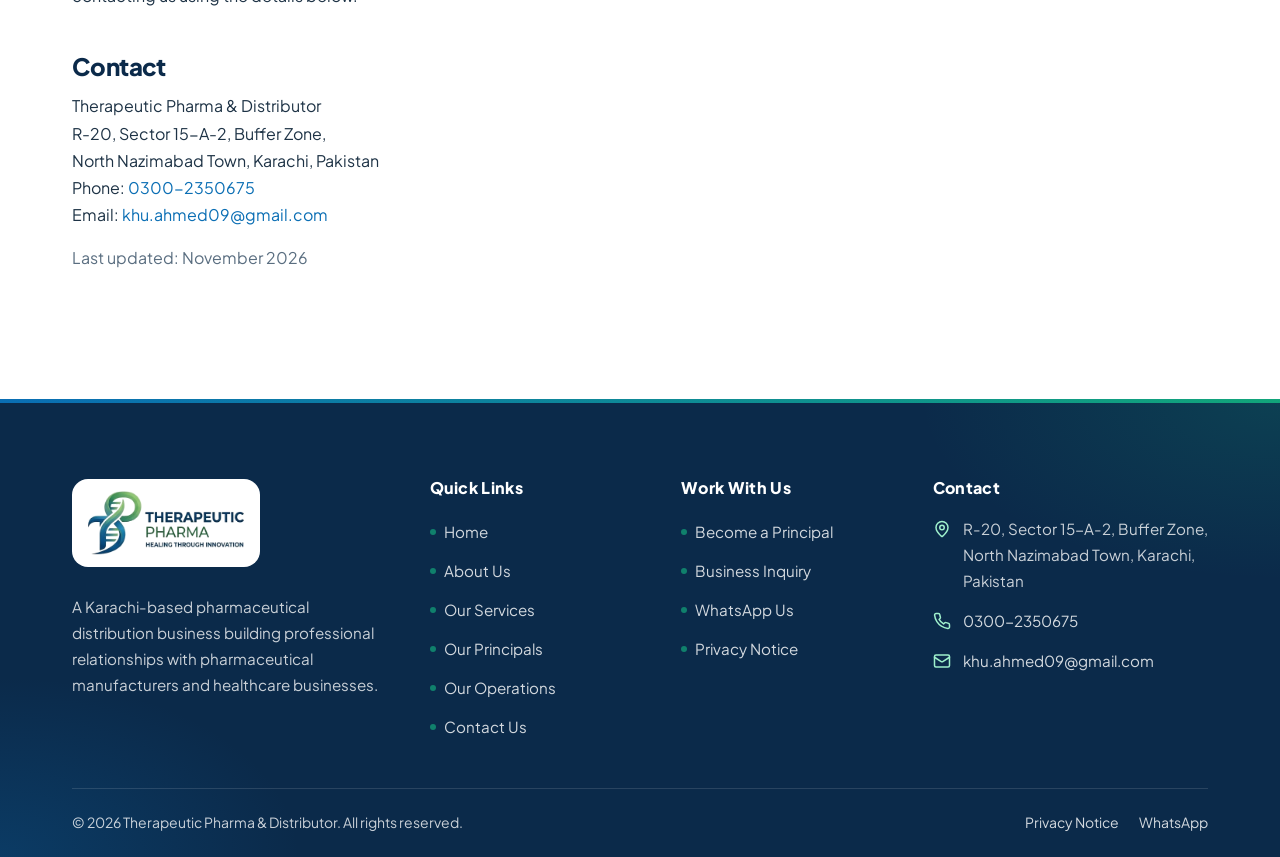
<file: privacy.html>
<!doctype html>
<html lang="en">
<head>
  <meta charset="utf-8">
  <meta name="viewport" content="width=device-width, initial-scale=1">
  <title>Privacy Notice | Therapeutic Pharma & Distributor</title>
  <meta name="description" content="Privacy notice for the Therapeutic Pharma & Distributor website.">
  <meta name="theme-color" content="#07517D">
  <meta property="og:type" content="website">
  <meta property="og:site_name" content="Therapeutic Pharma &amp; Distributor">
  <meta property="og:title" content="Privacy Notice | Therapeutic Pharma & Distributor">
  <meta property="og:description" content="Privacy notice for the Therapeutic Pharma & Distributor website.">
  <link rel="icon" type="image/png" href="assets/images/favicon.png">
  <link rel="apple-touch-icon" href="assets/images/apple-touch-icon.png">
  <link rel="preconnect" href="https://fonts.googleapis.com">
  <link rel="preconnect" href="https://fonts.gstatic.com" crossorigin>
  <link rel="stylesheet" href="https://fonts.googleapis.com/css2?family=Plus+Jakarta+Sans:wght@400;500;600;700;800&amp;display=swap">
  <link rel="stylesheet" href="assets/css/style.css">
  <!-- Analytics: paste the Google Analytics 4 (gtag.js) snippet here once the property is created. -->
</head>
<body>
  <a class="skip-link" href="#main">Skip to main content</a>

  <header class="site-header">
    <div class="container header-inner">
      <a class="brand" href="index.html" aria-label="Therapeutic Pharma &amp; Distributor — Home">
        <img src="assets/images/logo.png" alt="Therapeutic Pharma — Healing Through Innovation" width="402" height="165">
      </a>

      <nav class="primary-nav" id="primary-nav" aria-label="Main">
        <ul>
          <li><a href="index.html">Home</a></li>
          <li><a href="about.html">About Us</a></li>
          <li><a href="services.html">Services</a></li>
          <li><a href="principals.html">Our Principals</a></li>
          <li><a href="operations.html">Operations</a></li>
          <li><a href="contact.html">Contact Us</a></li>
        </ul>
        <div class="nav-mobile-cta">
          <a class="btn btn--primary btn--block" href="contact.html"><svg viewBox="0 0 24 24" fill="none" stroke="currentColor" stroke-width="2" stroke-linecap="round" stroke-linejoin="round" aria-hidden="true" focusable="false"><path d="M22 16.92v3a2 2 0 0 1-2.18 2 19.79 19.79 0 0 1-8.63-3.07 19.5 19.5 0 0 1-6-6 19.79 19.79 0 0 1-3.07-8.67A2 2 0 0 1 4.11 2h3a2 2 0 0 1 2 1.72 12.84 12.84 0 0 0 .7 2.81 2 2 0 0 1-.45 2.11L8.09 9.91a16 16 0 0 0 6 6l1.27-1.27a2 2 0 0 1 2.11-.45 12.84 12.84 0 0 0 2.81.7A2 2 0 0 1 22 16.92z"/></svg> Contact Us</a>
        </div>
      </nav>

      <div class="header-cta">
        <a class="btn btn--primary btn--sm" href="contact.html"><svg viewBox="0 0 24 24" fill="none" stroke="currentColor" stroke-width="2" stroke-linecap="round" stroke-linejoin="round" aria-hidden="true" focusable="false"><path d="M22 16.92v3a2 2 0 0 1-2.18 2 19.79 19.79 0 0 1-8.63-3.07 19.5 19.5 0 0 1-6-6 19.79 19.79 0 0 1-3.07-8.67A2 2 0 0 1 4.11 2h3a2 2 0 0 1 2 1.72 12.84 12.84 0 0 0 .7 2.81 2 2 0 0 1-.45 2.11L8.09 9.91a16 16 0 0 0 6 6l1.27-1.27a2 2 0 0 1 2.11-.45 12.84 12.84 0 0 0 2.81.7A2 2 0 0 1 22 16.92z"/></svg> Contact Us</a>
        <button class="nav-toggle" type="button" aria-controls="primary-nav" aria-expanded="false" aria-label="Open menu"><span></span></button>
      </div>
    </div>
  </header>

  <main id="main">
    <section class="page-hero">
      <svg class="hero-helix" viewBox="0 0 400 400" aria-hidden="true" focusable="false"><g transform="rotate(-32 200.0 200.0)"><line x1="40.0" y1="200.0" x2="40.0" y2="200.0" stroke="#FFFFFF" stroke-opacity="0.80" stroke-width="3" stroke-linecap="round"/><line x1="50.7" y1="230.9" x2="50.7" y2="169.1" stroke="#FFFFFF" stroke-opacity="0.77" stroke-width="3" stroke-linecap="round"/><line x1="61.3" y1="255.0" x2="61.3" y2="145.0" stroke="#FFFFFF" stroke-opacity="0.69" stroke-width="3" stroke-linecap="round"/><line x1="72.0" y1="267.2" x2="72.0" y2="132.8" stroke="#FFFFFF" stroke-opacity="0.57" stroke-width="3" stroke-linecap="round"/><line x1="82.7" y1="264.7" x2="82.7" y2="135.3" stroke="#FFFFFF" stroke-opacity="0.44" stroke-width="3" stroke-linecap="round"/><line x1="93.3" y1="248.1" x2="93.3" y2="151.9" stroke="#FFFFFF" stroke-opacity="0.33" stroke-width="3" stroke-linecap="round"/><line x1="104.0" y1="221.0" x2="104.0" y2="179.0" stroke="#FFFFFF" stroke-opacity="0.26" stroke-width="3" stroke-linecap="round"/><line x1="114.7" y1="189.4" x2="114.7" y2="210.6" stroke="#FFFFFF" stroke-opacity="0.25" stroke-width="3" stroke-linecap="round"/><line x1="125.3" y1="160.0" x2="125.3" y2="240.0" stroke="#FFFFFF" stroke-opacity="0.30" stroke-width="3" stroke-linecap="round"/><line x1="136.0" y1="139.4" x2="136.0" y2="260.6" stroke="#FFFFFF" stroke-opacity="0.40" stroke-width="3" stroke-linecap="round"/><line x1="146.7" y1="132.0" x2="146.7" y2="268.0" stroke="#FFFFFF" stroke-opacity="0.52" stroke-width="3" stroke-linecap="round"/><line x1="157.3" y1="139.4" x2="157.3" y2="260.6" stroke="#FFFFFF" stroke-opacity="0.65" stroke-width="3" stroke-linecap="round"/><line x1="168.0" y1="160.0" x2="168.0" y2="240.0" stroke="#FFFFFF" stroke-opacity="0.75" stroke-width="3" stroke-linecap="round"/><line x1="178.7" y1="189.4" x2="178.7" y2="210.6" stroke="#FFFFFF" stroke-opacity="0.80" stroke-width="3" stroke-linecap="round"/><line x1="189.3" y1="221.0" x2="189.3" y2="179.0" stroke="#FFFFFF" stroke-opacity="0.79" stroke-width="3" stroke-linecap="round"/><line x1="200.0" y1="248.1" x2="200.0" y2="151.9" stroke="#FFFFFF" stroke-opacity="0.72" stroke-width="3" stroke-linecap="round"/><line x1="210.7" y1="264.7" x2="210.7" y2="135.3" stroke="#FFFFFF" stroke-opacity="0.61" stroke-width="3" stroke-linecap="round"/><line x1="221.3" y1="267.2" x2="221.3" y2="132.8" stroke="#FFFFFF" stroke-opacity="0.48" stroke-width="3" stroke-linecap="round"/><line x1="232.0" y1="255.0" x2="232.0" y2="145.0" stroke="#FFFFFF" stroke-opacity="0.36" stroke-width="3" stroke-linecap="round"/><line x1="242.7" y1="230.9" x2="242.7" y2="169.1" stroke="#FFFFFF" stroke-opacity="0.28" stroke-width="3" stroke-linecap="round"/><line x1="253.3" y1="200.0" x2="253.3" y2="200.0" stroke="#FFFFFF" stroke-opacity="0.25" stroke-width="3" stroke-linecap="round"/><line x1="264.0" y1="169.1" x2="264.0" y2="230.9" stroke="#FFFFFF" stroke-opacity="0.28" stroke-width="3" stroke-linecap="round"/><line x1="274.7" y1="145.0" x2="274.7" y2="255.0" stroke="#FFFFFF" stroke-opacity="0.36" stroke-width="3" stroke-linecap="round"/><line x1="285.3" y1="132.8" x2="285.3" y2="267.2" stroke="#FFFFFF" stroke-opacity="0.48" stroke-width="3" stroke-linecap="round"/><line x1="296.0" y1="135.3" x2="296.0" y2="264.7" stroke="#FFFFFF" stroke-opacity="0.61" stroke-width="3" stroke-linecap="round"/><line x1="306.7" y1="151.9" x2="306.7" y2="248.1" stroke="#FFFFFF" stroke-opacity="0.72" stroke-width="3" stroke-linecap="round"/><line x1="317.3" y1="179.0" x2="317.3" y2="221.0" stroke="#FFFFFF" stroke-opacity="0.79" stroke-width="3" stroke-linecap="round"/><line x1="328.0" y1="210.6" x2="328.0" y2="189.4" stroke="#FFFFFF" stroke-opacity="0.80" stroke-width="3" stroke-linecap="round"/><line x1="338.7" y1="240.0" x2="338.7" y2="160.0" stroke="#FFFFFF" stroke-opacity="0.75" stroke-width="3" stroke-linecap="round"/><line x1="349.3" y1="260.6" x2="349.3" y2="139.4" stroke="#FFFFFF" stroke-opacity="0.65" stroke-width="3" stroke-linecap="round"/><line x1="360.0" y1="268.0" x2="360.0" y2="132.0" stroke="#FFFFFF" stroke-opacity="0.53" stroke-width="3" stroke-linecap="round"/><path d="M40.0 200.0 L42.7 192.0 L45.3 184.1 L48.0 176.5 L50.7 169.1 L53.3 162.2 L56.0 155.8 L58.7 150.1 L61.3 145.0 L64.0 140.7 L66.7 137.2 L69.3 134.6 L72.0 132.8 L74.7 132.1 L77.3 132.2 L80.0 133.3 L82.7 135.3 L85.3 138.2 L88.0 142.0 L90.7 146.6 L93.3 151.9 L96.0 157.9 L98.7 164.5 L101.3 171.5 L104.0 179.0 L106.7 186.7 L109.3 194.7 L112.0 202.7 L114.7 210.6 L117.3 218.5 L120.0 226.0 L122.7 233.2 L125.3 240.0 L128.0 246.2 L130.7 251.7 L133.3 256.5 L136.0 260.6 L138.7 263.8 L141.3 266.1 L144.0 267.5 L146.7 268.0 L149.3 267.5 L152.0 266.1 L154.7 263.8 L157.3 260.6 L160.0 256.5 L162.7 251.7 L165.3 246.2 L168.0 240.0 L170.7 233.2 L173.3 226.0 L176.0 218.5 L178.7 210.6 L181.3 202.7 L184.0 194.7 L186.7 186.7 L189.3 179.0 L192.0 171.5 L194.7 164.5 L197.3 157.9 L200.0 151.9 L202.7 146.6 L205.3 142.0 L208.0 138.2 L210.7 135.3 L213.3 133.3 L216.0 132.2 L218.7 132.1 L221.3 132.8 L224.0 134.6 L226.7 137.2 L229.3 140.7 L232.0 145.0 L234.7 150.1 L237.3 155.8 L240.0 162.2 L242.7 169.1 L245.3 176.5 L248.0 184.1 L250.7 192.0 L253.3 200.0 L256.0 208.0 L258.7 215.9 L261.3 223.5 L264.0 230.9 L266.7 237.8 L269.3 244.2 L272.0 249.9 L274.7 255.0 L277.3 259.3 L280.0 262.8 L282.7 265.4 L285.3 267.2 L288.0 267.9 L290.7 267.8 L293.3 266.7 L296.0 264.7 L298.7 261.8 L301.3 258.0 L304.0 253.4 L306.7 248.1 L309.3 242.1 L312.0 235.5 L314.7 228.5 L317.3 221.0 L320.0 213.3 L322.7 205.3 L325.3 197.3 L328.0 189.4 L330.7 181.5 L333.3 174.0 L336.0 166.8 L338.7 160.0 L341.3 153.8 L344.0 148.3 L346.7 143.5 L349.3 139.4 L352.0 136.2 L354.7 133.9 L357.3 132.5 L360.0 132.0" fill="none" stroke="#FFFFFF" stroke-opacity=".9" stroke-width="9" stroke-linecap="round"/><path d="M40.0 200.0 L42.7 208.0 L45.3 215.9 L48.0 223.5 L50.7 230.9 L53.3 237.8 L56.0 244.2 L58.7 249.9 L61.3 255.0 L64.0 259.3 L66.7 262.8 L69.3 265.4 L72.0 267.2 L74.7 267.9 L77.3 267.8 L80.0 266.7 L82.7 264.7 L85.3 261.8 L88.0 258.0 L90.7 253.4 L93.3 248.1 L96.0 242.1 L98.7 235.5 L101.3 228.5 L104.0 221.0 L106.7 213.3 L109.3 205.3 L112.0 197.3 L114.7 189.4 L117.3 181.5 L120.0 174.0 L122.7 166.8 L125.3 160.0 L128.0 153.8 L130.7 148.3 L133.3 143.5 L136.0 139.4 L138.7 136.2 L141.3 133.9 L144.0 132.5 L146.7 132.0 L149.3 132.5 L152.0 133.9 L154.7 136.2 L157.3 139.4 L160.0 143.5 L162.7 148.3 L165.3 153.8 L168.0 160.0 L170.7 166.8 L173.3 174.0 L176.0 181.5 L178.7 189.4 L181.3 197.3 L184.0 205.3 L186.7 213.3 L189.3 221.0 L192.0 228.5 L194.7 235.5 L197.3 242.1 L200.0 248.1 L202.7 253.4 L205.3 258.0 L208.0 261.8 L210.7 264.7 L213.3 266.7 L216.0 267.8 L218.7 267.9 L221.3 267.2 L224.0 265.4 L226.7 262.8 L229.3 259.3 L232.0 255.0 L234.7 249.9 L237.3 244.2 L240.0 237.8 L242.7 230.9 L245.3 223.5 L248.0 215.9 L250.7 208.0 L253.3 200.0 L256.0 192.0 L258.7 184.1 L261.3 176.5 L264.0 169.1 L266.7 162.2 L269.3 155.8 L272.0 150.1 L274.7 145.0 L277.3 140.7 L280.0 137.2 L282.7 134.6 L285.3 132.8 L288.0 132.1 L290.7 132.2 L293.3 133.3 L296.0 135.3 L298.7 138.2 L301.3 142.0 L304.0 146.6 L306.7 151.9 L309.3 157.9 L312.0 164.5 L314.7 171.5 L317.3 179.0 L320.0 186.7 L322.7 194.7 L325.3 202.7 L328.0 210.6 L330.7 218.5 L333.3 226.0 L336.0 233.2 L338.7 240.0 L341.3 246.2 L344.0 251.7 L346.7 256.5 L349.3 260.6 L352.0 263.8 L354.7 266.1 L357.3 267.5 L360.0 268.0" fill="none" stroke="#FFFFFF" stroke-width="9" stroke-linecap="round"/></g></svg>
      <svg class="wave" viewBox="0 0 1440 80" preserveAspectRatio="none" aria-hidden="true" focusable="false"><path fill="currentColor" d="M0 48 C 240 88 480 88 720 56 C 960 24 1200 8 1440 40 L 1440 80 L 0 80 Z"/></svg>
      <div class="container">
        <ol class="breadcrumb" aria-label="Breadcrumb">
          <li><a href="index.html">Home</a></li>
          <li aria-current="page">Privacy Notice</li>
        </ol>
        <h1>Privacy Notice</h1>
        <p>How we handle the information you share with us through this website.</p>
      </div>
    </section>

    <section class="section">
      <div class="container">
        <!-- Have this notice reviewed before launch to make sure it reflects actual practices. -->
        <div class="prose">
          <p class="lead">Therapeutic Pharma &amp; Distributor respects your privacy. This notice explains what information we collect through this website and how we use it.</p>

          <h2>Information we collect</h2>
          <p>When you submit an inquiry or contact us, we may receive:</p>
          <ul>
            <li>Your name and company name</li>
            <li>Your email address and phone number</li>
            <li>The type of inquiry and the content of your message</li>
          </ul>
          <p>Like most websites, we may also collect basic, anonymous usage data (such as pages visited and device type) through analytics tools to help us improve the site.</p>

          <h2>How we use your information</h2>
          <ul>
            <li>To respond to your inquiry and discuss business opportunities</li>
            <li>To communicate with you about our services and partnerships</li>
            <li>To understand how our website is used and improve it</li>
          </ul>
          <p>We do not sell your personal information.</p>

          <h2>Sharing your information</h2>
          <p>We share your information only where necessary to respond to your inquiry, with service providers who help us operate this website, or where required by law.</p>

          <h2>Third-party services</h2>
          <p>This website uses third-party services including Google Maps, WhatsApp, website analytics, Web3Forms (which delivers inquiry form submissions to our email) and hCaptcha (which protects our forms from spam). These services may process information in line with their own privacy policies.</p>

          <h2>Your choices</h2>
          <p>You may ask us to access, correct or delete the personal information you have shared with us by contacting us using the details below.</p>

          <h2>Contact</h2>
          <p>Therapeutic Pharma &amp; Distributor<br>R-20, Sector 15-A-2, Buffer Zone,<br>North Nazimabad Town, Karachi, Pakistan<br>
            Phone: <a href="tel:+923002350675">0300-2350675</a><br>
            Email: <a href="mailto:khu.ahmed09@gmail.com">khu.ahmed09@gmail.com</a></p>
          <p class="muted">Last updated: November 2026</p>
        </div>
      </div>
    </section>

  </main>

  <footer class="site-footer">
    <div class="container">
      <div class="footer-grid">
        <div class="footer-brand">
          <a class="logo-chip" href="index.html" aria-label="Therapeutic Pharma &amp; Distributor — Home">
            <img src="assets/images/logo.png" alt="Therapeutic Pharma" width="402" height="165" loading="lazy">
          </a>
          <p>A Karachi-based pharmaceutical distribution business building professional relationships with pharmaceutical manufacturers and healthcare businesses.</p>
        </div>

        <div>
          <h3>Quick Links</h3>
          <ul class="footer-links">
            <li><a href="index.html">Home</a></li>
            <li><a href="about.html">About Us</a></li>
            <li><a href="services.html">Our Services</a></li>
            <li><a href="principals.html">Our Principals</a></li>
            <li><a href="operations.html">Our Operations</a></li>
            <li><a href="contact.html">Contact Us</a></li>
          </ul>
        </div>

        <div>
          <h3>Work With Us</h3>
          <ul class="footer-links">
            <li><a href="principals.html#partner-inquiry">Become a Principal</a></li>
            <li><a href="contact.html#inquiry">Business Inquiry</a></li>
            <li><a href="https://wa.me/923002350675" target="_blank" rel="noopener">WhatsApp Us</a></li>
            <li><a href="privacy.html">Privacy Notice</a></li>
          </ul>
        </div>

        <div>
          <h3>Contact</h3>
          <ul class="footer-contact">
            <li><svg viewBox="0 0 24 24" fill="none" stroke="currentColor" stroke-width="2" stroke-linecap="round" stroke-linejoin="round" aria-hidden="true" focusable="false"><path d="M20 10c0 4.993-5.539 10.193-7.399 11.799a1 1 0 0 1-1.202 0C9.539 20.193 4 14.993 4 10a8 8 0 0 1 16 0"/><circle cx="12" cy="10" r="3"/></svg><span>R-20, Sector 15-A-2, Buffer Zone,<br>North Nazimabad Town, Karachi, Pakistan</span></li>
            <li><svg viewBox="0 0 24 24" fill="none" stroke="currentColor" stroke-width="2" stroke-linecap="round" stroke-linejoin="round" aria-hidden="true" focusable="false"><path d="M22 16.92v3a2 2 0 0 1-2.18 2 19.79 19.79 0 0 1-8.63-3.07 19.5 19.5 0 0 1-6-6 19.79 19.79 0 0 1-3.07-8.67A2 2 0 0 1 4.11 2h3a2 2 0 0 1 2 1.72 12.84 12.84 0 0 0 .7 2.81 2 2 0 0 1-.45 2.11L8.09 9.91a16 16 0 0 0 6 6l1.27-1.27a2 2 0 0 1 2.11-.45 12.84 12.84 0 0 0 2.81.7A2 2 0 0 1 22 16.92z"/></svg><a href="tel:+923002350675">0300-2350675</a></li>
            <li><svg viewBox="0 0 24 24" fill="none" stroke="currentColor" stroke-width="2" stroke-linecap="round" stroke-linejoin="round" aria-hidden="true" focusable="false"><rect width="20" height="16" x="2" y="4" rx="2"/><path d="m22 7-8.97 5.7a1.94 1.94 0 0 1-2.06 0L2 7"/></svg><a href="mailto:khu.ahmed09@gmail.com">khu.ahmed09@gmail.com</a></li>
          </ul>
        </div>
      </div>

      <div class="footer-bottom">
        <p class="mb-0">&copy; <span data-year>2026</span> Therapeutic Pharma &amp; Distributor. All rights reserved.</p>
        <ul>
          <li><a href="privacy.html">Privacy Notice</a></li>
          <li><a href="https://wa.me/923002350675" target="_blank" rel="noopener">WhatsApp</a></li>
        </ul>
      </div>
    </div>
  </footer>

  <a class="wa-float" href="https://wa.me/923002350675" target="_blank" rel="noopener" aria-label="Chat with us on WhatsApp"><svg viewBox="0 0 24 24" aria-hidden="true" focusable="false"><path fill="currentColor" d="M17.472 14.382c-.297-.149-1.758-.867-2.03-.967-.273-.099-.471-.148-.67.15-.197.297-.767.966-.94 1.164-.173.199-.347.223-.644.075-.297-.15-1.255-.463-2.39-1.475-.883-.788-1.48-1.761-1.653-2.059-.173-.297-.018-.458.13-.606.134-.133.298-.347.446-.52.149-.174.198-.298.298-.497.099-.198.05-.371-.025-.52-.075-.149-.669-1.612-.916-2.207-.242-.579-.487-.5-.669-.51-.173-.008-.371-.01-.57-.01-.198 0-.52.074-.792.372-.272.297-1.04 1.016-1.04 2.479 0 1.462 1.065 2.875 1.213 3.074.149.198 2.096 3.2 5.077 4.487.709.306 1.262.489 1.694.625.712.227 1.36.195 1.871.118.571-.085 1.758-.719 2.006-1.413.248-.694.248-1.289.173-1.413-.074-.124-.272-.198-.57-.347m-5.421 7.403h-.004a9.87 9.87 0 0 1-5.031-1.378l-.361-.214-3.741.982.998-3.648-.235-.374a9.86 9.86 0 0 1-1.51-5.26c.001-5.45 4.436-9.884 9.888-9.884 2.64 0 5.122 1.03 6.988 2.898a9.825 9.825 0 0 1 2.893 6.994c-.003 5.45-4.437 9.884-9.885 9.884m8.413-18.297A11.815 11.815 0 0 0 12.05 0C5.495 0 .16 5.335.157 11.892c0 2.096.547 4.142 1.588 5.945L.057 24l6.305-1.654a11.882 11.882 0 0 0 5.683 1.448h.005c6.554 0 11.89-5.335 11.893-11.893a11.821 11.821 0 0 0-3.48-8.413Z"/></svg></a>

  <script src="assets/js/main.js" defer></script>
</body>
</html>
</file>
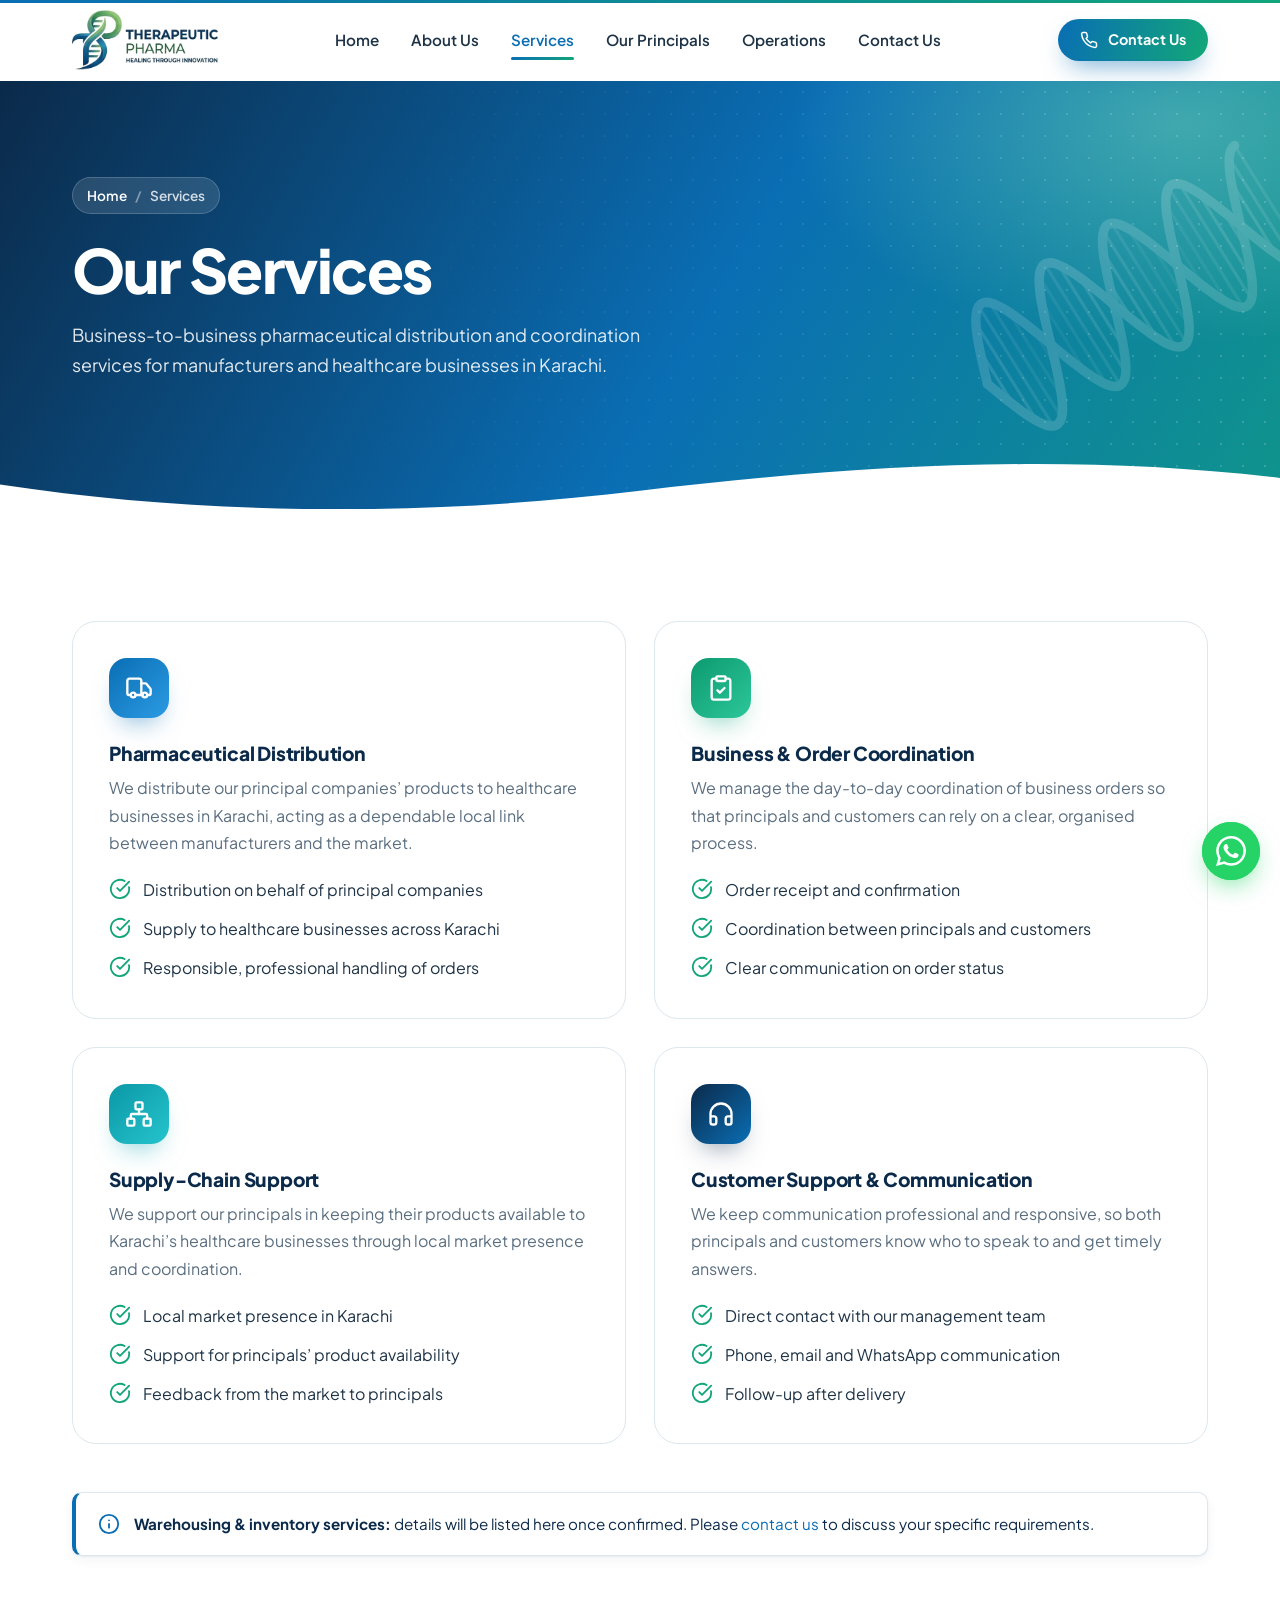
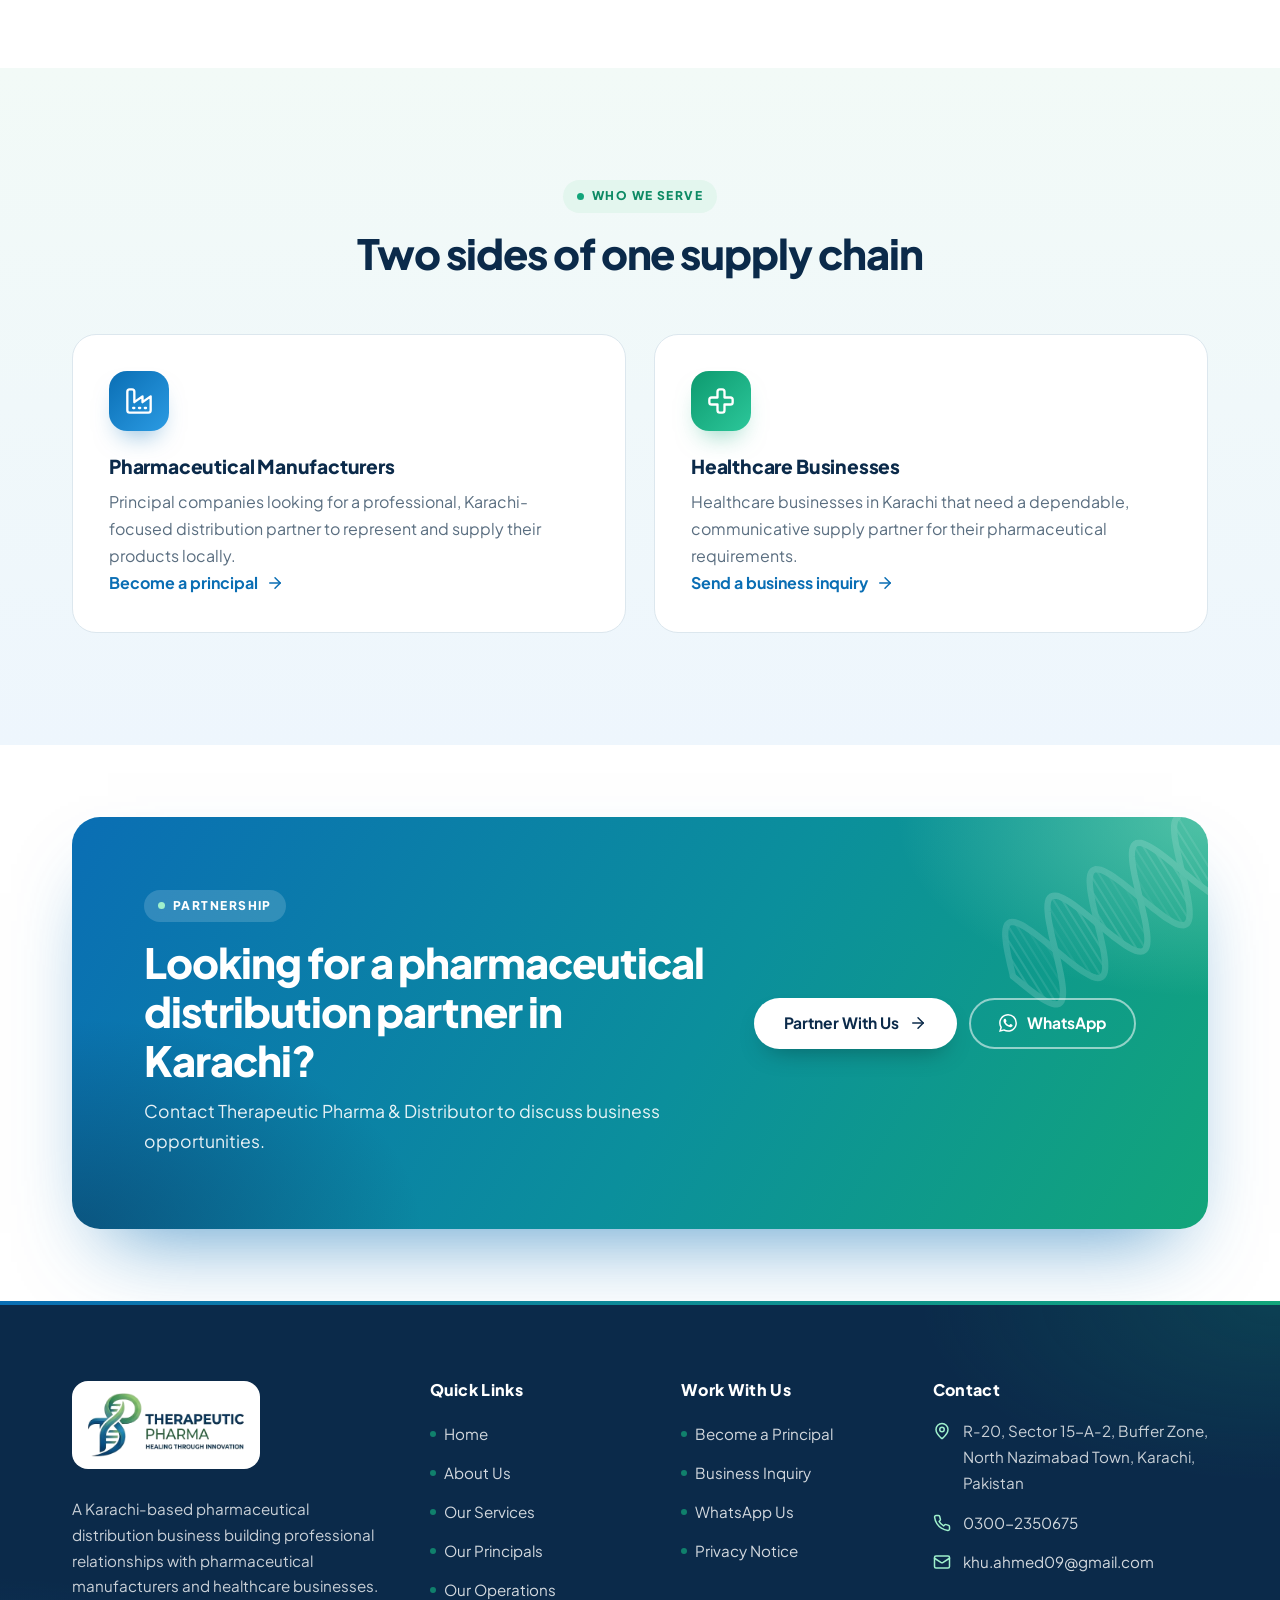
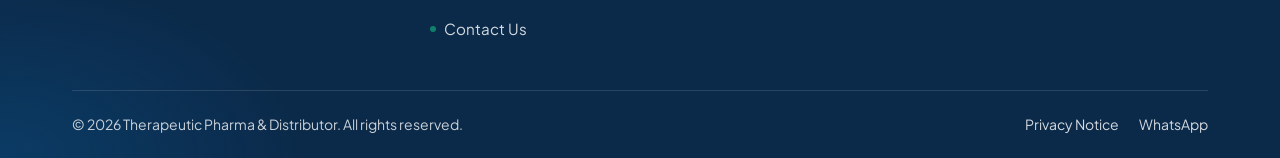
<file: services.html>
<!doctype html>
<html lang="en">
<head>
  <meta charset="utf-8">
  <meta name="viewport" content="width=device-width, initial-scale=1">
  <title>Our Services | Therapeutic Pharma & Distributor</title>
  <meta name="description" content="Pharmaceutical distribution, order coordination, supply-chain support and customer communication services for manufacturers and healthcare businesses in Karachi.">
  <meta name="theme-color" content="#07517D">
  <meta property="og:type" content="website">
  <meta property="og:site_name" content="Therapeutic Pharma &amp; Distributor">
  <meta property="og:title" content="Our Services | Therapeutic Pharma & Distributor">
  <meta property="og:description" content="Pharmaceutical distribution, order coordination, supply-chain support and customer communication services for manufacturers and healthcare businesses in Karachi.">
  <link rel="icon" type="image/png" href="assets/images/favicon.png">
  <link rel="apple-touch-icon" href="assets/images/apple-touch-icon.png">
  <link rel="preconnect" href="https://fonts.googleapis.com">
  <link rel="preconnect" href="https://fonts.gstatic.com" crossorigin>
  <link rel="stylesheet" href="https://fonts.googleapis.com/css2?family=Plus+Jakarta+Sans:wght@400;500;600;700;800&amp;display=swap">
  <link rel="stylesheet" href="assets/css/style.css">
  <!-- Analytics: paste the Google Analytics 4 (gtag.js) snippet here once the property is created. -->
</head>
<body>
  <a class="skip-link" href="#main">Skip to main content</a>

  <header class="site-header">
    <div class="container header-inner">
      <a class="brand" href="index.html" aria-label="Therapeutic Pharma &amp; Distributor — Home">
        <img src="assets/images/logo.png" alt="Therapeutic Pharma — Healing Through Innovation" width="402" height="165">
      </a>

      <nav class="primary-nav" id="primary-nav" aria-label="Main">
        <ul>
          <li><a href="index.html">Home</a></li>
          <li><a href="about.html">About Us</a></li>
          <li><a href="services.html" aria-current="page">Services</a></li>
          <li><a href="principals.html">Our Principals</a></li>
          <li><a href="operations.html">Operations</a></li>
          <li><a href="contact.html">Contact Us</a></li>
        </ul>
        <div class="nav-mobile-cta">
          <a class="btn btn--primary btn--block" href="contact.html"><svg viewBox="0 0 24 24" fill="none" stroke="currentColor" stroke-width="2" stroke-linecap="round" stroke-linejoin="round" aria-hidden="true" focusable="false"><path d="M22 16.92v3a2 2 0 0 1-2.18 2 19.79 19.79 0 0 1-8.63-3.07 19.5 19.5 0 0 1-6-6 19.79 19.79 0 0 1-3.07-8.67A2 2 0 0 1 4.11 2h3a2 2 0 0 1 2 1.72 12.84 12.84 0 0 0 .7 2.81 2 2 0 0 1-.45 2.11L8.09 9.91a16 16 0 0 0 6 6l1.27-1.27a2 2 0 0 1 2.11-.45 12.84 12.84 0 0 0 2.81.7A2 2 0 0 1 22 16.92z"/></svg> Contact Us</a>
        </div>
      </nav>

      <div class="header-cta">
        <a class="btn btn--primary btn--sm" href="contact.html"><svg viewBox="0 0 24 24" fill="none" stroke="currentColor" stroke-width="2" stroke-linecap="round" stroke-linejoin="round" aria-hidden="true" focusable="false"><path d="M22 16.92v3a2 2 0 0 1-2.18 2 19.79 19.79 0 0 1-8.63-3.07 19.5 19.5 0 0 1-6-6 19.79 19.79 0 0 1-3.07-8.67A2 2 0 0 1 4.11 2h3a2 2 0 0 1 2 1.72 12.84 12.84 0 0 0 .7 2.81 2 2 0 0 1-.45 2.11L8.09 9.91a16 16 0 0 0 6 6l1.27-1.27a2 2 0 0 1 2.11-.45 12.84 12.84 0 0 0 2.81.7A2 2 0 0 1 22 16.92z"/></svg> Contact Us</a>
        <button class="nav-toggle" type="button" aria-controls="primary-nav" aria-expanded="false" aria-label="Open menu"><span></span></button>
      </div>
    </div>
  </header>

  <main id="main">
    <section class="page-hero">
      <svg class="hero-helix" viewBox="0 0 400 400" aria-hidden="true" focusable="false"><g transform="rotate(-32 200.0 200.0)"><line x1="40.0" y1="200.0" x2="40.0" y2="200.0" stroke="#FFFFFF" stroke-opacity="0.80" stroke-width="3" stroke-linecap="round"/><line x1="50.7" y1="230.9" x2="50.7" y2="169.1" stroke="#FFFFFF" stroke-opacity="0.77" stroke-width="3" stroke-linecap="round"/><line x1="61.3" y1="255.0" x2="61.3" y2="145.0" stroke="#FFFFFF" stroke-opacity="0.69" stroke-width="3" stroke-linecap="round"/><line x1="72.0" y1="267.2" x2="72.0" y2="132.8" stroke="#FFFFFF" stroke-opacity="0.57" stroke-width="3" stroke-linecap="round"/><line x1="82.7" y1="264.7" x2="82.7" y2="135.3" stroke="#FFFFFF" stroke-opacity="0.44" stroke-width="3" stroke-linecap="round"/><line x1="93.3" y1="248.1" x2="93.3" y2="151.9" stroke="#FFFFFF" stroke-opacity="0.33" stroke-width="3" stroke-linecap="round"/><line x1="104.0" y1="221.0" x2="104.0" y2="179.0" stroke="#FFFFFF" stroke-opacity="0.26" stroke-width="3" stroke-linecap="round"/><line x1="114.7" y1="189.4" x2="114.7" y2="210.6" stroke="#FFFFFF" stroke-opacity="0.25" stroke-width="3" stroke-linecap="round"/><line x1="125.3" y1="160.0" x2="125.3" y2="240.0" stroke="#FFFFFF" stroke-opacity="0.30" stroke-width="3" stroke-linecap="round"/><line x1="136.0" y1="139.4" x2="136.0" y2="260.6" stroke="#FFFFFF" stroke-opacity="0.40" stroke-width="3" stroke-linecap="round"/><line x1="146.7" y1="132.0" x2="146.7" y2="268.0" stroke="#FFFFFF" stroke-opacity="0.52" stroke-width="3" stroke-linecap="round"/><line x1="157.3" y1="139.4" x2="157.3" y2="260.6" stroke="#FFFFFF" stroke-opacity="0.65" stroke-width="3" stroke-linecap="round"/><line x1="168.0" y1="160.0" x2="168.0" y2="240.0" stroke="#FFFFFF" stroke-opacity="0.75" stroke-width="3" stroke-linecap="round"/><line x1="178.7" y1="189.4" x2="178.7" y2="210.6" stroke="#FFFFFF" stroke-opacity="0.80" stroke-width="3" stroke-linecap="round"/><line x1="189.3" y1="221.0" x2="189.3" y2="179.0" stroke="#FFFFFF" stroke-opacity="0.79" stroke-width="3" stroke-linecap="round"/><line x1="200.0" y1="248.1" x2="200.0" y2="151.9" stroke="#FFFFFF" stroke-opacity="0.72" stroke-width="3" stroke-linecap="round"/><line x1="210.7" y1="264.7" x2="210.7" y2="135.3" stroke="#FFFFFF" stroke-opacity="0.61" stroke-width="3" stroke-linecap="round"/><line x1="221.3" y1="267.2" x2="221.3" y2="132.8" stroke="#FFFFFF" stroke-opacity="0.48" stroke-width="3" stroke-linecap="round"/><line x1="232.0" y1="255.0" x2="232.0" y2="145.0" stroke="#FFFFFF" stroke-opacity="0.36" stroke-width="3" stroke-linecap="round"/><line x1="242.7" y1="230.9" x2="242.7" y2="169.1" stroke="#FFFFFF" stroke-opacity="0.28" stroke-width="3" stroke-linecap="round"/><line x1="253.3" y1="200.0" x2="253.3" y2="200.0" stroke="#FFFFFF" stroke-opacity="0.25" stroke-width="3" stroke-linecap="round"/><line x1="264.0" y1="169.1" x2="264.0" y2="230.9" stroke="#FFFFFF" stroke-opacity="0.28" stroke-width="3" stroke-linecap="round"/><line x1="274.7" y1="145.0" x2="274.7" y2="255.0" stroke="#FFFFFF" stroke-opacity="0.36" stroke-width="3" stroke-linecap="round"/><line x1="285.3" y1="132.8" x2="285.3" y2="267.2" stroke="#FFFFFF" stroke-opacity="0.48" stroke-width="3" stroke-linecap="round"/><line x1="296.0" y1="135.3" x2="296.0" y2="264.7" stroke="#FFFFFF" stroke-opacity="0.61" stroke-width="3" stroke-linecap="round"/><line x1="306.7" y1="151.9" x2="306.7" y2="248.1" stroke="#FFFFFF" stroke-opacity="0.72" stroke-width="3" stroke-linecap="round"/><line x1="317.3" y1="179.0" x2="317.3" y2="221.0" stroke="#FFFFFF" stroke-opacity="0.79" stroke-width="3" stroke-linecap="round"/><line x1="328.0" y1="210.6" x2="328.0" y2="189.4" stroke="#FFFFFF" stroke-opacity="0.80" stroke-width="3" stroke-linecap="round"/><line x1="338.7" y1="240.0" x2="338.7" y2="160.0" stroke="#FFFFFF" stroke-opacity="0.75" stroke-width="3" stroke-linecap="round"/><line x1="349.3" y1="260.6" x2="349.3" y2="139.4" stroke="#FFFFFF" stroke-opacity="0.65" stroke-width="3" stroke-linecap="round"/><line x1="360.0" y1="268.0" x2="360.0" y2="132.0" stroke="#FFFFFF" stroke-opacity="0.53" stroke-width="3" stroke-linecap="round"/><path d="M40.0 200.0 L42.7 192.0 L45.3 184.1 L48.0 176.5 L50.7 169.1 L53.3 162.2 L56.0 155.8 L58.7 150.1 L61.3 145.0 L64.0 140.7 L66.7 137.2 L69.3 134.6 L72.0 132.8 L74.7 132.1 L77.3 132.2 L80.0 133.3 L82.7 135.3 L85.3 138.2 L88.0 142.0 L90.7 146.6 L93.3 151.9 L96.0 157.9 L98.7 164.5 L101.3 171.5 L104.0 179.0 L106.7 186.7 L109.3 194.7 L112.0 202.7 L114.7 210.6 L117.3 218.5 L120.0 226.0 L122.7 233.2 L125.3 240.0 L128.0 246.2 L130.7 251.7 L133.3 256.5 L136.0 260.6 L138.7 263.8 L141.3 266.1 L144.0 267.5 L146.7 268.0 L149.3 267.5 L152.0 266.1 L154.7 263.8 L157.3 260.6 L160.0 256.5 L162.7 251.7 L165.3 246.2 L168.0 240.0 L170.7 233.2 L173.3 226.0 L176.0 218.5 L178.7 210.6 L181.3 202.7 L184.0 194.7 L186.7 186.7 L189.3 179.0 L192.0 171.5 L194.7 164.5 L197.3 157.9 L200.0 151.9 L202.7 146.6 L205.3 142.0 L208.0 138.2 L210.7 135.3 L213.3 133.3 L216.0 132.2 L218.7 132.1 L221.3 132.8 L224.0 134.6 L226.7 137.2 L229.3 140.7 L232.0 145.0 L234.7 150.1 L237.3 155.8 L240.0 162.2 L242.7 169.1 L245.3 176.5 L248.0 184.1 L250.7 192.0 L253.3 200.0 L256.0 208.0 L258.7 215.9 L261.3 223.5 L264.0 230.9 L266.7 237.8 L269.3 244.2 L272.0 249.9 L274.7 255.0 L277.3 259.3 L280.0 262.8 L282.7 265.4 L285.3 267.2 L288.0 267.9 L290.7 267.8 L293.3 266.7 L296.0 264.7 L298.7 261.8 L301.3 258.0 L304.0 253.4 L306.7 248.1 L309.3 242.1 L312.0 235.5 L314.7 228.5 L317.3 221.0 L320.0 213.3 L322.7 205.3 L325.3 197.3 L328.0 189.4 L330.7 181.5 L333.3 174.0 L336.0 166.8 L338.7 160.0 L341.3 153.8 L344.0 148.3 L346.7 143.5 L349.3 139.4 L352.0 136.2 L354.7 133.9 L357.3 132.5 L360.0 132.0" fill="none" stroke="#FFFFFF" stroke-opacity=".9" stroke-width="9" stroke-linecap="round"/><path d="M40.0 200.0 L42.7 208.0 L45.3 215.9 L48.0 223.5 L50.7 230.9 L53.3 237.8 L56.0 244.2 L58.7 249.9 L61.3 255.0 L64.0 259.3 L66.7 262.8 L69.3 265.4 L72.0 267.2 L74.7 267.9 L77.3 267.8 L80.0 266.7 L82.7 264.7 L85.3 261.8 L88.0 258.0 L90.7 253.4 L93.3 248.1 L96.0 242.1 L98.7 235.5 L101.3 228.5 L104.0 221.0 L106.7 213.3 L109.3 205.3 L112.0 197.3 L114.7 189.4 L117.3 181.5 L120.0 174.0 L122.7 166.8 L125.3 160.0 L128.0 153.8 L130.7 148.3 L133.3 143.5 L136.0 139.4 L138.7 136.2 L141.3 133.9 L144.0 132.5 L146.7 132.0 L149.3 132.5 L152.0 133.9 L154.7 136.2 L157.3 139.4 L160.0 143.5 L162.7 148.3 L165.3 153.8 L168.0 160.0 L170.7 166.8 L173.3 174.0 L176.0 181.5 L178.7 189.4 L181.3 197.3 L184.0 205.3 L186.7 213.3 L189.3 221.0 L192.0 228.5 L194.7 235.5 L197.3 242.1 L200.0 248.1 L202.7 253.4 L205.3 258.0 L208.0 261.8 L210.7 264.7 L213.3 266.7 L216.0 267.8 L218.7 267.9 L221.3 267.2 L224.0 265.4 L226.7 262.8 L229.3 259.3 L232.0 255.0 L234.7 249.9 L237.3 244.2 L240.0 237.8 L242.7 230.9 L245.3 223.5 L248.0 215.9 L250.7 208.0 L253.3 200.0 L256.0 192.0 L258.7 184.1 L261.3 176.5 L264.0 169.1 L266.7 162.2 L269.3 155.8 L272.0 150.1 L274.7 145.0 L277.3 140.7 L280.0 137.2 L282.7 134.6 L285.3 132.8 L288.0 132.1 L290.7 132.2 L293.3 133.3 L296.0 135.3 L298.7 138.2 L301.3 142.0 L304.0 146.6 L306.7 151.9 L309.3 157.9 L312.0 164.5 L314.7 171.5 L317.3 179.0 L320.0 186.7 L322.7 194.7 L325.3 202.7 L328.0 210.6 L330.7 218.5 L333.3 226.0 L336.0 233.2 L338.7 240.0 L341.3 246.2 L344.0 251.7 L346.7 256.5 L349.3 260.6 L352.0 263.8 L354.7 266.1 L357.3 267.5 L360.0 268.0" fill="none" stroke="#FFFFFF" stroke-width="9" stroke-linecap="round"/></g></svg>
      <svg class="wave" viewBox="0 0 1440 80" preserveAspectRatio="none" aria-hidden="true" focusable="false"><path fill="currentColor" d="M0 48 C 240 88 480 88 720 56 C 960 24 1200 8 1440 40 L 1440 80 L 0 80 Z"/></svg>
      <div class="container">
        <ol class="breadcrumb" aria-label="Breadcrumb">
          <li><a href="index.html">Home</a></li>
          <li aria-current="page">Services</li>
        </ol>
        <h1>Our Services</h1>
        <p>Business-to-business pharmaceutical distribution and coordination services for manufacturers and healthcare businesses in Karachi.</p>
      </div>
    </section>

    <section class="section">
      <div class="container">
        <div class="grid grid-2">
          <article class="card reveal">
            <div class="icon"><svg viewBox="0 0 24 24" fill="none" stroke="currentColor" stroke-width="2" stroke-linecap="round" stroke-linejoin="round" aria-hidden="true" focusable="false"><path d="M14 18V6a2 2 0 0 0-2-2H4a2 2 0 0 0-2 2v11a1 1 0 0 0 1 1h2"/><path d="M15 18H9"/><path d="M19 18h2a1 1 0 0 0 1-1v-3.65a1 1 0 0 0-.22-.624l-3.48-4.35A1 1 0 0 0 17.52 8H14"/><circle cx="17" cy="18" r="2"/><circle cx="7" cy="18" r="2"/></svg></div>
            <h3>Pharmaceutical Distribution</h3>
            <p>We distribute our principal companies&rsquo; products to healthcare businesses in Karachi, acting as a dependable local link between manufacturers and the market.</p>
            <ul class="feature-list">
              <li><svg viewBox="0 0 24 24" fill="none" stroke="currentColor" stroke-width="2" stroke-linecap="round" stroke-linejoin="round" aria-hidden="true" focusable="false"><path d="M21.801 10A10 10 0 1 1 17 3.335"/><path d="m9 11 3 3L22 4"/></svg> Distribution on behalf of principal companies</li>
              <li><svg viewBox="0 0 24 24" fill="none" stroke="currentColor" stroke-width="2" stroke-linecap="round" stroke-linejoin="round" aria-hidden="true" focusable="false"><path d="M21.801 10A10 10 0 1 1 17 3.335"/><path d="m9 11 3 3L22 4"/></svg> Supply to healthcare businesses across Karachi</li>
              <li><svg viewBox="0 0 24 24" fill="none" stroke="currentColor" stroke-width="2" stroke-linecap="round" stroke-linejoin="round" aria-hidden="true" focusable="false"><path d="M21.801 10A10 10 0 1 1 17 3.335"/><path d="m9 11 3 3L22 4"/></svg> Responsible, professional handling of orders</li>
            </ul>
          </article>
          <article class="card card--green reveal">
            <div class="icon"><svg viewBox="0 0 24 24" fill="none" stroke="currentColor" stroke-width="2" stroke-linecap="round" stroke-linejoin="round" aria-hidden="true" focusable="false"><rect width="8" height="4" x="8" y="2" rx="1"/><path d="M16 4h2a2 2 0 0 1 2 2v14a2 2 0 0 1-2 2H6a2 2 0 0 1-2-2V6a2 2 0 0 1 2-2h2"/><path d="m9 14 2 2 4-4"/></svg></div>
            <h3>Business &amp; Order Coordination</h3>
            <p>We manage the day-to-day coordination of business orders so that principals and customers can rely on a clear, organised process.</p>
            <ul class="feature-list">
              <li><svg viewBox="0 0 24 24" fill="none" stroke="currentColor" stroke-width="2" stroke-linecap="round" stroke-linejoin="round" aria-hidden="true" focusable="false"><path d="M21.801 10A10 10 0 1 1 17 3.335"/><path d="m9 11 3 3L22 4"/></svg> Order receipt and confirmation</li>
              <li><svg viewBox="0 0 24 24" fill="none" stroke="currentColor" stroke-width="2" stroke-linecap="round" stroke-linejoin="round" aria-hidden="true" focusable="false"><path d="M21.801 10A10 10 0 1 1 17 3.335"/><path d="m9 11 3 3L22 4"/></svg> Coordination between principals and customers</li>
              <li><svg viewBox="0 0 24 24" fill="none" stroke="currentColor" stroke-width="2" stroke-linecap="round" stroke-linejoin="round" aria-hidden="true" focusable="false"><path d="M21.801 10A10 10 0 1 1 17 3.335"/><path d="m9 11 3 3L22 4"/></svg> Clear communication on order status</li>
            </ul>
          </article>
          <article class="card card--green reveal">
            <div class="icon"><svg viewBox="0 0 24 24" fill="none" stroke="currentColor" stroke-width="2" stroke-linecap="round" stroke-linejoin="round" aria-hidden="true" focusable="false"><rect x="16" y="16" width="6" height="6" rx="1"/><rect x="2" y="16" width="6" height="6" rx="1"/><rect x="9" y="2" width="6" height="6" rx="1"/><path d="M5 16v-3a1 1 0 0 1 1-1h12a1 1 0 0 1 1 1v3"/><path d="M12 12V8"/></svg></div>
            <h3>Supply-Chain Support</h3>
            <p>We support our principals in keeping their products available to Karachi&rsquo;s healthcare businesses through local market presence and coordination.</p>
            <ul class="feature-list">
              <li><svg viewBox="0 0 24 24" fill="none" stroke="currentColor" stroke-width="2" stroke-linecap="round" stroke-linejoin="round" aria-hidden="true" focusable="false"><path d="M21.801 10A10 10 0 1 1 17 3.335"/><path d="m9 11 3 3L22 4"/></svg> Local market presence in Karachi</li>
              <li><svg viewBox="0 0 24 24" fill="none" stroke="currentColor" stroke-width="2" stroke-linecap="round" stroke-linejoin="round" aria-hidden="true" focusable="false"><path d="M21.801 10A10 10 0 1 1 17 3.335"/><path d="m9 11 3 3L22 4"/></svg> Support for principals&rsquo; product availability</li>
              <li><svg viewBox="0 0 24 24" fill="none" stroke="currentColor" stroke-width="2" stroke-linecap="round" stroke-linejoin="round" aria-hidden="true" focusable="false"><path d="M21.801 10A10 10 0 1 1 17 3.335"/><path d="m9 11 3 3L22 4"/></svg> Feedback from the market to principals</li>
            </ul>
          </article>
          <article class="card reveal">
            <div class="icon"><svg viewBox="0 0 24 24" fill="none" stroke="currentColor" stroke-width="2" stroke-linecap="round" stroke-linejoin="round" aria-hidden="true" focusable="false"><path d="M3 14h3a2 2 0 0 1 2 2v3a2 2 0 0 1-2 2H5a2 2 0 0 1-2-2v-7a9 9 0 0 1 18 0v7a2 2 0 0 1-2 2h-1a2 2 0 0 1-2-2v-3a2 2 0 0 1 2-2h3"/></svg></div>
            <h3>Customer Support &amp; Communication</h3>
            <p>We keep communication professional and responsive, so both principals and customers know who to speak to and get timely answers.</p>
            <ul class="feature-list">
              <li><svg viewBox="0 0 24 24" fill="none" stroke="currentColor" stroke-width="2" stroke-linecap="round" stroke-linejoin="round" aria-hidden="true" focusable="false"><path d="M21.801 10A10 10 0 1 1 17 3.335"/><path d="m9 11 3 3L22 4"/></svg> Direct contact with our management team</li>
              <li><svg viewBox="0 0 24 24" fill="none" stroke="currentColor" stroke-width="2" stroke-linecap="round" stroke-linejoin="round" aria-hidden="true" focusable="false"><path d="M21.801 10A10 10 0 1 1 17 3.335"/><path d="m9 11 3 3L22 4"/></svg> Phone, email and WhatsApp communication</li>
              <li><svg viewBox="0 0 24 24" fill="none" stroke="currentColor" stroke-width="2" stroke-linecap="round" stroke-linejoin="round" aria-hidden="true" focusable="false"><path d="M21.801 10A10 10 0 1 1 17 3.335"/><path d="m9 11 3 3L22 4"/></svg> Follow-up after delivery</li>
            </ul>
          </article>
        </div>

        <!-- Warehousing / inventory: publish ONLY once verified. Replace this notice with a service card. -->
        <div class="notice mt-lg reveal">
          <svg viewBox="0 0 24 24" fill="none" stroke="currentColor" stroke-width="2" stroke-linecap="round" stroke-linejoin="round" aria-hidden="true" focusable="false"><circle cx="12" cy="12" r="10"/><path d="M12 16v-4"/><path d="M12 8h.01"/></svg>
          <p><strong>Warehousing &amp; inventory services:</strong> details will be listed here once confirmed. Please <a href="contact.html#inquiry">contact us</a> to discuss your specific requirements.</p>
        </div>
      </div>
    </section>

    <section class="section section--soft">
      <div class="container">
        <div class="section-head section-head--center reveal">
          <span class="eyebrow">Who We Serve</span>
          <h2>Two sides of one supply chain</h2>
        </div>
        <div class="grid grid-2">
          <article class="card reveal">
            <div class="icon"><svg viewBox="0 0 24 24" fill="none" stroke="currentColor" stroke-width="2" stroke-linecap="round" stroke-linejoin="round" aria-hidden="true" focusable="false"><path d="M2 20a2 2 0 0 0 2 2h16a2 2 0 0 0 2-2V8l-7 5V8l-7 5V4a2 2 0 0 0-2-2H4a2 2 0 0 0-2 2Z"/><path d="M17 18h1"/><path d="M12 18h1"/><path d="M7 18h1"/></svg></div>
            <h3>Pharmaceutical Manufacturers</h3>
            <p>Principal companies looking for a professional, Karachi-focused distribution partner to represent and supply their products locally.</p>
            <p class="mt-lg mb-0"><a class="link-arrow" href="principals.html#partner-inquiry">Become a principal <svg viewBox="0 0 24 24" fill="none" stroke="currentColor" stroke-width="2" stroke-linecap="round" stroke-linejoin="round" aria-hidden="true" focusable="false"><path d="M5 12h14"/><path d="m12 5 7 7-7 7"/></svg></a></p>
          </article>
          <article class="card card--green reveal">
            <div class="icon"><svg viewBox="0 0 24 24" fill="none" stroke="currentColor" stroke-width="2" stroke-linecap="round" stroke-linejoin="round" aria-hidden="true" focusable="false"><path d="M11 2a2 2 0 0 0-2 2v5H4a2 2 0 0 0-2 2v2c0 1.1.9 2 2 2h5v5c0 1.1.9 2 2 2h2a2 2 0 0 0 2-2v-5h5a2 2 0 0 0 2-2v-2a2 2 0 0 0-2-2h-5V4a2 2 0 0 0-2-2h-2z"/></svg></div>
            <h3>Healthcare Businesses</h3>
            <p>Healthcare businesses in Karachi that need a dependable, communicative supply partner for their pharmaceutical requirements.</p>
            <p class="mt-lg mb-0"><a class="link-arrow" href="contact.html#inquiry">Send a business inquiry <svg viewBox="0 0 24 24" fill="none" stroke="currentColor" stroke-width="2" stroke-linecap="round" stroke-linejoin="round" aria-hidden="true" focusable="false"><path d="M5 12h14"/><path d="m12 5 7 7-7 7"/></svg></a></p>
          </article>
        </div>
      </div>
    </section>
    <section class="section section--tight">
      <div class="container">
        <div class="cta-band reveal">
          <svg class="helix" viewBox="0 0 400 400" aria-hidden="true" focusable="false"><g transform="rotate(-32 200.0 200.0)"><line x1="40.0" y1="200.0" x2="40.0" y2="200.0" stroke="#FFFFFF" stroke-opacity="0.80" stroke-width="3" stroke-linecap="round"/><line x1="50.7" y1="230.9" x2="50.7" y2="169.1" stroke="#FFFFFF" stroke-opacity="0.77" stroke-width="3" stroke-linecap="round"/><line x1="61.3" y1="255.0" x2="61.3" y2="145.0" stroke="#FFFFFF" stroke-opacity="0.69" stroke-width="3" stroke-linecap="round"/><line x1="72.0" y1="267.2" x2="72.0" y2="132.8" stroke="#FFFFFF" stroke-opacity="0.57" stroke-width="3" stroke-linecap="round"/><line x1="82.7" y1="264.7" x2="82.7" y2="135.3" stroke="#FFFFFF" stroke-opacity="0.44" stroke-width="3" stroke-linecap="round"/><line x1="93.3" y1="248.1" x2="93.3" y2="151.9" stroke="#FFFFFF" stroke-opacity="0.33" stroke-width="3" stroke-linecap="round"/><line x1="104.0" y1="221.0" x2="104.0" y2="179.0" stroke="#FFFFFF" stroke-opacity="0.26" stroke-width="3" stroke-linecap="round"/><line x1="114.7" y1="189.4" x2="114.7" y2="210.6" stroke="#FFFFFF" stroke-opacity="0.25" stroke-width="3" stroke-linecap="round"/><line x1="125.3" y1="160.0" x2="125.3" y2="240.0" stroke="#FFFFFF" stroke-opacity="0.30" stroke-width="3" stroke-linecap="round"/><line x1="136.0" y1="139.4" x2="136.0" y2="260.6" stroke="#FFFFFF" stroke-opacity="0.40" stroke-width="3" stroke-linecap="round"/><line x1="146.7" y1="132.0" x2="146.7" y2="268.0" stroke="#FFFFFF" stroke-opacity="0.52" stroke-width="3" stroke-linecap="round"/><line x1="157.3" y1="139.4" x2="157.3" y2="260.6" stroke="#FFFFFF" stroke-opacity="0.65" stroke-width="3" stroke-linecap="round"/><line x1="168.0" y1="160.0" x2="168.0" y2="240.0" stroke="#FFFFFF" stroke-opacity="0.75" stroke-width="3" stroke-linecap="round"/><line x1="178.7" y1="189.4" x2="178.7" y2="210.6" stroke="#FFFFFF" stroke-opacity="0.80" stroke-width="3" stroke-linecap="round"/><line x1="189.3" y1="221.0" x2="189.3" y2="179.0" stroke="#FFFFFF" stroke-opacity="0.79" stroke-width="3" stroke-linecap="round"/><line x1="200.0" y1="248.1" x2="200.0" y2="151.9" stroke="#FFFFFF" stroke-opacity="0.72" stroke-width="3" stroke-linecap="round"/><line x1="210.7" y1="264.7" x2="210.7" y2="135.3" stroke="#FFFFFF" stroke-opacity="0.61" stroke-width="3" stroke-linecap="round"/><line x1="221.3" y1="267.2" x2="221.3" y2="132.8" stroke="#FFFFFF" stroke-opacity="0.48" stroke-width="3" stroke-linecap="round"/><line x1="232.0" y1="255.0" x2="232.0" y2="145.0" stroke="#FFFFFF" stroke-opacity="0.36" stroke-width="3" stroke-linecap="round"/><line x1="242.7" y1="230.9" x2="242.7" y2="169.1" stroke="#FFFFFF" stroke-opacity="0.28" stroke-width="3" stroke-linecap="round"/><line x1="253.3" y1="200.0" x2="253.3" y2="200.0" stroke="#FFFFFF" stroke-opacity="0.25" stroke-width="3" stroke-linecap="round"/><line x1="264.0" y1="169.1" x2="264.0" y2="230.9" stroke="#FFFFFF" stroke-opacity="0.28" stroke-width="3" stroke-linecap="round"/><line x1="274.7" y1="145.0" x2="274.7" y2="255.0" stroke="#FFFFFF" stroke-opacity="0.36" stroke-width="3" stroke-linecap="round"/><line x1="285.3" y1="132.8" x2="285.3" y2="267.2" stroke="#FFFFFF" stroke-opacity="0.48" stroke-width="3" stroke-linecap="round"/><line x1="296.0" y1="135.3" x2="296.0" y2="264.7" stroke="#FFFFFF" stroke-opacity="0.61" stroke-width="3" stroke-linecap="round"/><line x1="306.7" y1="151.9" x2="306.7" y2="248.1" stroke="#FFFFFF" stroke-opacity="0.72" stroke-width="3" stroke-linecap="round"/><line x1="317.3" y1="179.0" x2="317.3" y2="221.0" stroke="#FFFFFF" stroke-opacity="0.79" stroke-width="3" stroke-linecap="round"/><line x1="328.0" y1="210.6" x2="328.0" y2="189.4" stroke="#FFFFFF" stroke-opacity="0.80" stroke-width="3" stroke-linecap="round"/><line x1="338.7" y1="240.0" x2="338.7" y2="160.0" stroke="#FFFFFF" stroke-opacity="0.75" stroke-width="3" stroke-linecap="round"/><line x1="349.3" y1="260.6" x2="349.3" y2="139.4" stroke="#FFFFFF" stroke-opacity="0.65" stroke-width="3" stroke-linecap="round"/><line x1="360.0" y1="268.0" x2="360.0" y2="132.0" stroke="#FFFFFF" stroke-opacity="0.53" stroke-width="3" stroke-linecap="round"/><path d="M40.0 200.0 L42.7 192.0 L45.3 184.1 L48.0 176.5 L50.7 169.1 L53.3 162.2 L56.0 155.8 L58.7 150.1 L61.3 145.0 L64.0 140.7 L66.7 137.2 L69.3 134.6 L72.0 132.8 L74.7 132.1 L77.3 132.2 L80.0 133.3 L82.7 135.3 L85.3 138.2 L88.0 142.0 L90.7 146.6 L93.3 151.9 L96.0 157.9 L98.7 164.5 L101.3 171.5 L104.0 179.0 L106.7 186.7 L109.3 194.7 L112.0 202.7 L114.7 210.6 L117.3 218.5 L120.0 226.0 L122.7 233.2 L125.3 240.0 L128.0 246.2 L130.7 251.7 L133.3 256.5 L136.0 260.6 L138.7 263.8 L141.3 266.1 L144.0 267.5 L146.7 268.0 L149.3 267.5 L152.0 266.1 L154.7 263.8 L157.3 260.6 L160.0 256.5 L162.7 251.7 L165.3 246.2 L168.0 240.0 L170.7 233.2 L173.3 226.0 L176.0 218.5 L178.7 210.6 L181.3 202.7 L184.0 194.7 L186.7 186.7 L189.3 179.0 L192.0 171.5 L194.7 164.5 L197.3 157.9 L200.0 151.9 L202.7 146.6 L205.3 142.0 L208.0 138.2 L210.7 135.3 L213.3 133.3 L216.0 132.2 L218.7 132.1 L221.3 132.8 L224.0 134.6 L226.7 137.2 L229.3 140.7 L232.0 145.0 L234.7 150.1 L237.3 155.8 L240.0 162.2 L242.7 169.1 L245.3 176.5 L248.0 184.1 L250.7 192.0 L253.3 200.0 L256.0 208.0 L258.7 215.9 L261.3 223.5 L264.0 230.9 L266.7 237.8 L269.3 244.2 L272.0 249.9 L274.7 255.0 L277.3 259.3 L280.0 262.8 L282.7 265.4 L285.3 267.2 L288.0 267.9 L290.7 267.8 L293.3 266.7 L296.0 264.7 L298.7 261.8 L301.3 258.0 L304.0 253.4 L306.7 248.1 L309.3 242.1 L312.0 235.5 L314.7 228.5 L317.3 221.0 L320.0 213.3 L322.7 205.3 L325.3 197.3 L328.0 189.4 L330.7 181.5 L333.3 174.0 L336.0 166.8 L338.7 160.0 L341.3 153.8 L344.0 148.3 L346.7 143.5 L349.3 139.4 L352.0 136.2 L354.7 133.9 L357.3 132.5 L360.0 132.0" fill="none" stroke="#FFFFFF" stroke-opacity=".9" stroke-width="9" stroke-linecap="round"/><path d="M40.0 200.0 L42.7 208.0 L45.3 215.9 L48.0 223.5 L50.7 230.9 L53.3 237.8 L56.0 244.2 L58.7 249.9 L61.3 255.0 L64.0 259.3 L66.7 262.8 L69.3 265.4 L72.0 267.2 L74.7 267.9 L77.3 267.8 L80.0 266.7 L82.7 264.7 L85.3 261.8 L88.0 258.0 L90.7 253.4 L93.3 248.1 L96.0 242.1 L98.7 235.5 L101.3 228.5 L104.0 221.0 L106.7 213.3 L109.3 205.3 L112.0 197.3 L114.7 189.4 L117.3 181.5 L120.0 174.0 L122.7 166.8 L125.3 160.0 L128.0 153.8 L130.7 148.3 L133.3 143.5 L136.0 139.4 L138.7 136.2 L141.3 133.9 L144.0 132.5 L146.7 132.0 L149.3 132.5 L152.0 133.9 L154.7 136.2 L157.3 139.4 L160.0 143.5 L162.7 148.3 L165.3 153.8 L168.0 160.0 L170.7 166.8 L173.3 174.0 L176.0 181.5 L178.7 189.4 L181.3 197.3 L184.0 205.3 L186.7 213.3 L189.3 221.0 L192.0 228.5 L194.7 235.5 L197.3 242.1 L200.0 248.1 L202.7 253.4 L205.3 258.0 L208.0 261.8 L210.7 264.7 L213.3 266.7 L216.0 267.8 L218.7 267.9 L221.3 267.2 L224.0 265.4 L226.7 262.8 L229.3 259.3 L232.0 255.0 L234.7 249.9 L237.3 244.2 L240.0 237.8 L242.7 230.9 L245.3 223.5 L248.0 215.9 L250.7 208.0 L253.3 200.0 L256.0 192.0 L258.7 184.1 L261.3 176.5 L264.0 169.1 L266.7 162.2 L269.3 155.8 L272.0 150.1 L274.7 145.0 L277.3 140.7 L280.0 137.2 L282.7 134.6 L285.3 132.8 L288.0 132.1 L290.7 132.2 L293.3 133.3 L296.0 135.3 L298.7 138.2 L301.3 142.0 L304.0 146.6 L306.7 151.9 L309.3 157.9 L312.0 164.5 L314.7 171.5 L317.3 179.0 L320.0 186.7 L322.7 194.7 L325.3 202.7 L328.0 210.6 L330.7 218.5 L333.3 226.0 L336.0 233.2 L338.7 240.0 L341.3 246.2 L344.0 251.7 L346.7 256.5 L349.3 260.6 L352.0 263.8 L354.7 266.1 L357.3 267.5 L360.0 268.0" fill="none" stroke="#FFFFFF" stroke-width="9" stroke-linecap="round"/></g></svg>
          <div>
            <span class="eyebrow">Partnership</span>
            <h2>Looking for a pharmaceutical distribution partner in Karachi?</h2>
            <p>Contact Therapeutic Pharma &amp; Distributor to discuss business opportunities.</p>
          </div>
          <div class="actions">
            <a class="btn btn--light" href="principals.html#partner-inquiry">Partner With Us <svg viewBox="0 0 24 24" fill="none" stroke="currentColor" stroke-width="2" stroke-linecap="round" stroke-linejoin="round" aria-hidden="true" focusable="false"><path d="M5 12h14"/><path d="m12 5 7 7-7 7"/></svg></a>
            <a class="btn btn--ghost-light" href="https://wa.me/923002350675" target="_blank" rel="noopener"><svg viewBox="0 0 24 24" aria-hidden="true" focusable="false"><path fill="currentColor" d="M17.472 14.382c-.297-.149-1.758-.867-2.03-.967-.273-.099-.471-.148-.67.15-.197.297-.767.966-.94 1.164-.173.199-.347.223-.644.075-.297-.15-1.255-.463-2.39-1.475-.883-.788-1.48-1.761-1.653-2.059-.173-.297-.018-.458.13-.606.134-.133.298-.347.446-.52.149-.174.198-.298.298-.497.099-.198.05-.371-.025-.52-.075-.149-.669-1.612-.916-2.207-.242-.579-.487-.5-.669-.51-.173-.008-.371-.01-.57-.01-.198 0-.52.074-.792.372-.272.297-1.04 1.016-1.04 2.479 0 1.462 1.065 2.875 1.213 3.074.149.198 2.096 3.2 5.077 4.487.709.306 1.262.489 1.694.625.712.227 1.36.195 1.871.118.571-.085 1.758-.719 2.006-1.413.248-.694.248-1.289.173-1.413-.074-.124-.272-.198-.57-.347m-5.421 7.403h-.004a9.87 9.87 0 0 1-5.031-1.378l-.361-.214-3.741.982.998-3.648-.235-.374a9.86 9.86 0 0 1-1.51-5.26c.001-5.45 4.436-9.884 9.888-9.884 2.64 0 5.122 1.03 6.988 2.898a9.825 9.825 0 0 1 2.893 6.994c-.003 5.45-4.437 9.884-9.885 9.884m8.413-18.297A11.815 11.815 0 0 0 12.05 0C5.495 0 .16 5.335.157 11.892c0 2.096.547 4.142 1.588 5.945L.057 24l6.305-1.654a11.882 11.882 0 0 0 5.683 1.448h.005c6.554 0 11.89-5.335 11.893-11.893a11.821 11.821 0 0 0-3.48-8.413Z"/></svg> WhatsApp</a>
          </div>
        </div>
      </div>
    </section>

  </main>

  <footer class="site-footer">
    <div class="container">
      <div class="footer-grid">
        <div class="footer-brand">
          <a class="logo-chip" href="index.html" aria-label="Therapeutic Pharma &amp; Distributor — Home">
            <img src="assets/images/logo.png" alt="Therapeutic Pharma" width="402" height="165" loading="lazy">
          </a>
          <p>A Karachi-based pharmaceutical distribution business building professional relationships with pharmaceutical manufacturers and healthcare businesses.</p>
        </div>

        <div>
          <h3>Quick Links</h3>
          <ul class="footer-links">
            <li><a href="index.html">Home</a></li>
            <li><a href="about.html">About Us</a></li>
            <li><a href="services.html">Our Services</a></li>
            <li><a href="principals.html">Our Principals</a></li>
            <li><a href="operations.html">Our Operations</a></li>
            <li><a href="contact.html">Contact Us</a></li>
          </ul>
        </div>

        <div>
          <h3>Work With Us</h3>
          <ul class="footer-links">
            <li><a href="principals.html#partner-inquiry">Become a Principal</a></li>
            <li><a href="contact.html#inquiry">Business Inquiry</a></li>
            <li><a href="https://wa.me/923002350675" target="_blank" rel="noopener">WhatsApp Us</a></li>
            <li><a href="privacy.html">Privacy Notice</a></li>
          </ul>
        </div>

        <div>
          <h3>Contact</h3>
          <ul class="footer-contact">
            <li><svg viewBox="0 0 24 24" fill="none" stroke="currentColor" stroke-width="2" stroke-linecap="round" stroke-linejoin="round" aria-hidden="true" focusable="false"><path d="M20 10c0 4.993-5.539 10.193-7.399 11.799a1 1 0 0 1-1.202 0C9.539 20.193 4 14.993 4 10a8 8 0 0 1 16 0"/><circle cx="12" cy="10" r="3"/></svg><span>R-20, Sector 15-A-2, Buffer Zone,<br>North Nazimabad Town, Karachi, Pakistan</span></li>
            <li><svg viewBox="0 0 24 24" fill="none" stroke="currentColor" stroke-width="2" stroke-linecap="round" stroke-linejoin="round" aria-hidden="true" focusable="false"><path d="M22 16.92v3a2 2 0 0 1-2.18 2 19.79 19.79 0 0 1-8.63-3.07 19.5 19.5 0 0 1-6-6 19.79 19.79 0 0 1-3.07-8.67A2 2 0 0 1 4.11 2h3a2 2 0 0 1 2 1.72 12.84 12.84 0 0 0 .7 2.81 2 2 0 0 1-.45 2.11L8.09 9.91a16 16 0 0 0 6 6l1.27-1.27a2 2 0 0 1 2.11-.45 12.84 12.84 0 0 0 2.81.7A2 2 0 0 1 22 16.92z"/></svg><a href="tel:+923002350675">0300-2350675</a></li>
            <li><svg viewBox="0 0 24 24" fill="none" stroke="currentColor" stroke-width="2" stroke-linecap="round" stroke-linejoin="round" aria-hidden="true" focusable="false"><rect width="20" height="16" x="2" y="4" rx="2"/><path d="m22 7-8.97 5.7a1.94 1.94 0 0 1-2.06 0L2 7"/></svg><a href="mailto:khu.ahmed09@gmail.com">khu.ahmed09@gmail.com</a></li>
          </ul>
        </div>
      </div>

      <div class="footer-bottom">
        <p class="mb-0">&copy; <span data-year>2026</span> Therapeutic Pharma &amp; Distributor. All rights reserved.</p>
        <ul>
          <li><a href="privacy.html">Privacy Notice</a></li>
          <li><a href="https://wa.me/923002350675" target="_blank" rel="noopener">WhatsApp</a></li>
        </ul>
      </div>
    </div>
  </footer>

  <a class="wa-float" href="https://wa.me/923002350675" target="_blank" rel="noopener" aria-label="Chat with us on WhatsApp"><svg viewBox="0 0 24 24" aria-hidden="true" focusable="false"><path fill="currentColor" d="M17.472 14.382c-.297-.149-1.758-.867-2.03-.967-.273-.099-.471-.148-.67.15-.197.297-.767.966-.94 1.164-.173.199-.347.223-.644.075-.297-.15-1.255-.463-2.39-1.475-.883-.788-1.48-1.761-1.653-2.059-.173-.297-.018-.458.13-.606.134-.133.298-.347.446-.52.149-.174.198-.298.298-.497.099-.198.05-.371-.025-.52-.075-.149-.669-1.612-.916-2.207-.242-.579-.487-.5-.669-.51-.173-.008-.371-.01-.57-.01-.198 0-.52.074-.792.372-.272.297-1.04 1.016-1.04 2.479 0 1.462 1.065 2.875 1.213 3.074.149.198 2.096 3.2 5.077 4.487.709.306 1.262.489 1.694.625.712.227 1.36.195 1.871.118.571-.085 1.758-.719 2.006-1.413.248-.694.248-1.289.173-1.413-.074-.124-.272-.198-.57-.347m-5.421 7.403h-.004a9.87 9.87 0 0 1-5.031-1.378l-.361-.214-3.741.982.998-3.648-.235-.374a9.86 9.86 0 0 1-1.51-5.26c.001-5.45 4.436-9.884 9.888-9.884 2.64 0 5.122 1.03 6.988 2.898a9.825 9.825 0 0 1 2.893 6.994c-.003 5.45-4.437 9.884-9.885 9.884m8.413-18.297A11.815 11.815 0 0 0 12.05 0C5.495 0 .16 5.335.157 11.892c0 2.096.547 4.142 1.588 5.945L.057 24l6.305-1.654a11.882 11.882 0 0 0 5.683 1.448h.005c6.554 0 11.89-5.335 11.893-11.893a11.821 11.821 0 0 0-3.48-8.413Z"/></svg></a>

  <script src="assets/js/main.js" defer></script>
</body>
</html>
</file>
<file: assets/css/style.css>
/* ==========================================================================
   Therapeutic Pharma & Distributor — main stylesheet
   Theme: "Fresh & vibrant" — bright blue + emerald, matching the DNA logo.
     Deep navy  #0B2A4A   headings, footer, dark sections
     Blue       #0A6EB4   primary actions, links
     Emerald    #12A57A   highlights
     Teal       #0FA3B1   supporting accent
     Mint / Sky #F2FAF7 / #EEF6FD   section backgrounds
   ========================================================================== */

:root {
  --blue: #0A6EB4;
  --blue-700: #085A93;
  --blue-900: #0B2A4A;   /* deep navy */
  --blue-100: #E6F1FB;
  --green: #12A57A;
  --green-600: #0D8A65;
  --green-100: #E3F6EE;
  --teal: #0FA3B1;
  --teal-100: #E0F6F8;
  --mint-300: #9FF0CC;
  --text: #1E3346;
  --muted: #5A6E80;
  --soft: #F2FAF7;
  --sky: #EEF6FD;
  --line: #DCE7EE;
  --white: #FFFFFF;

  --grad: linear-gradient(135deg, #0A6EB4 0%, #12A57A 100%);
  --grad-wide: linear-gradient(120deg, #0B2A4A 0%, #0A6EB4 55%, #12A57A 120%);
  --grad-soft: linear-gradient(180deg, #F2FAF7 0%, #EEF6FD 100%);
  /* icon tile palette — cycled automatically */
  --g1: linear-gradient(135deg, #0A6EB4 0%, #2B9BE3 100%);
  --g2: linear-gradient(135deg, #0D9A6F 0%, #2CC79A 100%);
  --g3: linear-gradient(135deg, #0B98A6 0%, #25C4CD 100%);
  --g4: linear-gradient(135deg, #0B2A4A 0%, #0A6EB4 100%);

  --font: "Plus Jakarta Sans", system-ui, -apple-system, "Segoe UI", Roboto, sans-serif;

  --radius-sm: 10px;
  --radius: 16px;
  --radius-lg: 24px;
  --shadow-sm: 0 1px 2px rgba(11, 42, 74, .06), 0 4px 12px rgba(11, 42, 74, .05);
  --shadow: 0 18px 40px -18px rgba(10, 110, 180, .35);
  --shadow-lg: 0 30px 70px -28px rgba(11, 42, 74, .45);

  --container: 1200px;
  --gutter: clamp(16px, 4vw, 32px);
  --section-y: clamp(64px, 9vw, 112px);
  --header-h: 80px;
}

/* ---------- Reset / base ---------- */
*, *::before, *::after { box-sizing: border-box; }
html { scroll-behavior: smooth; -webkit-text-size-adjust: 100%; }
@media (prefers-reduced-motion: reduce) {
  html { scroll-behavior: auto; }
  *, *::before, *::after { animation: none !important; transition: none !important; }
}
body {
  margin: 0;
  font-family: var(--font);
  font-size: 1rem;
  line-height: 1.7;
  color: var(--text);
  background: var(--white);
  -webkit-font-smoothing: antialiased;
  overflow-x: hidden;
}
img, svg { display: block; max-width: 100%; }
a { color: var(--blue); text-decoration: none; }
a:hover { color: var(--green-600); }
h1, h2, h3, h4 { margin: 0 0 .5em; line-height: 1.18; color: var(--blue-900); font-weight: 800; letter-spacing: -.025em; }
h1 { font-size: clamp(2.2rem, 4.8vw, 3.8rem); }
h2 { font-size: clamp(1.75rem, 3.3vw, 2.6rem); }
h3 { font-size: 1.2rem; letter-spacing: -.01em; }
p { margin: 0 0 1em; }
ul { margin: 0; padding: 0; }
button, input, select, textarea { font: inherit; color: inherit; }

:focus-visible { outline: 3px solid var(--green); outline-offset: 3px; border-radius: 4px; }

.skip-link {
  position: absolute; left: 16px; top: -60px; z-index: 1000;
  background: var(--blue); color: var(--white); padding: 10px 16px; border-radius: var(--radius-sm);
  font-weight: 600; transition: top .2s;
}
.skip-link:focus { top: 12px; color: var(--white); }

.sr-only {
  position: absolute !important; width: 1px; height: 1px; padding: 0; margin: -1px;
  overflow: hidden; clip: rect(0 0 0 0); white-space: nowrap; border: 0;
}

.text-gradient {
  background: var(--grad); -webkit-background-clip: text; background-clip: text;
  color: transparent; -webkit-text-fill-color: transparent;
}

.container { width: 100%; max-width: var(--container); margin-inline: auto; padding-inline: var(--gutter); }
.section { padding-block: var(--section-y); position: relative; }
.section--soft { background: var(--grad-soft); }
.section--tight { padding-block: clamp(48px, 6vw, 72px); }

/* Dark navy section */
.section--dark {
  background:
    radial-gradient(700px 380px at 100% 0%, rgba(18, 165, 122, .28), transparent 60%),
    radial-gradient(600px 380px at 0% 100%, rgba(10, 110, 180, .35), transparent 60%),
    var(--blue-900);
  color: rgba(255, 255, 255, .82);
}
.section--dark h2, .section--dark h3 { color: var(--white); }
.section--dark .section-head p { color: rgba(255, 255, 255, .72); }
.section--dark .eyebrow { background: rgba(255, 255, 255, .1); color: var(--mint-300); }
.section--dark .eyebrow::before { background: var(--mint-300); }
.section--dark .card {
  background: rgba(255, 255, 255, .06); border-color: rgba(255, 255, 255, .12);
  backdrop-filter: blur(6px);
}
.section--dark .card:hover { background: rgba(255, 255, 255, .1); border-color: rgba(159, 240, 204, .35); box-shadow: 0 24px 50px -24px rgba(0, 0, 0, .6); }
.section--dark .card p { color: rgba(255, 255, 255, .72); }

.eyebrow {
  display: inline-flex; align-items: center; gap: 8px;
  padding: 6px 14px; border-radius: 999px;
  background: var(--green-100); color: var(--green-600);
  font-size: .75rem; font-weight: 800; letter-spacing: .12em; text-transform: uppercase;
  margin-bottom: 16px;
}
.eyebrow::before { content: ""; width: 7px; height: 7px; border-radius: 50%; background: var(--green); }

.section-head { max-width: 720px; margin-bottom: clamp(36px, 5vw, 56px); }
.section-head--center { margin-inline: auto; text-align: center; }
.section-head--center .eyebrow { justify-content: center; }
.section-head p { color: var(--muted); font-size: 1.075rem; }

.lead { font-size: clamp(1.05rem, 1.6vw, 1.2rem); color: var(--muted); }

/* ---------- Buttons ---------- */
.btn {
  display: inline-flex; align-items: center; justify-content: center; gap: 10px;
  padding: 14px 28px; border-radius: 999px; border: 2px solid transparent;
  font-weight: 700; font-size: .975rem; line-height: 1.2; cursor: pointer;
  transition: background-position .4s, background-color .2s, color .2s, border-color .2s, transform .2s, box-shadow .2s;
  white-space: nowrap;
}
.btn svg { width: 18px; height: 18px; flex: none; transition: transform .2s; }
.btn:hover { transform: translateY(-2px); }
.btn:hover svg { transform: translateX(2px); }
.btn--primary {
  background: linear-gradient(110deg, #0A6EB4 0%, #12A57A 50%, #0A6EB4 100%);
  background-size: 200% 100%; background-position: 0 0;
  color: var(--white); box-shadow: 0 12px 26px -10px rgba(10, 110, 180, .65);
}
.btn--primary:hover { background-position: 100% 0; color: var(--white); box-shadow: 0 16px 30px -10px rgba(18, 165, 122, .6); }
.btn--primary:disabled { opacity: .7; cursor: progress; transform: none; }
.btn--green { background: var(--green); color: var(--white); box-shadow: 0 12px 26px -10px rgba(18, 165, 122, .7); }
.btn--green:hover { background: var(--green-600); color: var(--white); }
.btn--outline { border-color: rgba(10, 110, 180, .35); color: var(--blue); background: var(--white); }
.btn--outline:hover { border-color: var(--blue); background: var(--blue); color: var(--white); }
.btn--light { background: var(--white); color: var(--blue-900); box-shadow: 0 12px 26px -12px rgba(0, 0, 0, .35); }
.btn--light:hover { background: var(--white); color: var(--green-600); }
.btn--ghost-light { border-color: rgba(255, 255, 255, .55); color: var(--white); }
.btn--ghost-light:hover { background: rgba(255, 255, 255, .14); color: var(--white); border-color: var(--white); }
.btn--sm { padding: 10px 20px; font-size: .9rem; }
.btn--block { width: 100%; }

.link-arrow {
  display: inline-flex; align-items: center; gap: 8px; font-weight: 700; color: var(--blue);
}
.link-arrow svg { width: 18px; height: 18px; transition: transform .2s; }
.link-arrow:hover svg { transform: translateX(4px); }

/* ---------- Header ---------- */
.site-header {
  position: sticky; top: 0; z-index: 100;
  background: rgba(255, 255, 255, .9);
  backdrop-filter: saturate(170%) blur(14px);
  -webkit-backdrop-filter: saturate(170%) blur(14px);
  border-bottom: 1px solid transparent;
  transition: border-color .25s, box-shadow .25s;
}
.site-header::before {
  content: ""; position: absolute; left: 0; right: 0; top: 0; height: 3px; background: var(--grad);
}
.site-header.is-scrolled { border-bottom-color: var(--line); box-shadow: var(--shadow-sm); }
.header-inner { display: flex; align-items: center; justify-content: space-between; gap: 24px; height: var(--header-h); }
.brand { display: inline-flex; align-items: center; flex: none; }
.brand img { height: 60px; width: auto; }

.primary-nav ul { display: flex; align-items: center; gap: 4px; list-style: none; }
.primary-nav a {
  display: block; padding: 10px 14px; border-radius: var(--radius-sm);
  font-weight: 600; font-size: .95rem; color: var(--text); position: relative;
}
.primary-nav a:hover { color: var(--blue); background: var(--sky); }
.primary-nav a[aria-current="page"] { color: var(--blue); }
.primary-nav a[aria-current="page"]::after {
  content: ""; position: absolute; left: 14px; right: 14px; bottom: 3px; height: 3px;
  background: var(--grad); border-radius: 3px;
}
.header-cta { display: flex; align-items: center; gap: 12px; }

.nav-toggle {
  display: none; width: 46px; height: 46px; border-radius: var(--radius-sm);
  border: 1px solid var(--line); background: var(--white); cursor: pointer;
  align-items: center; justify-content: center;
}
.nav-toggle span, .nav-toggle span::before, .nav-toggle span::after {
  display: block; width: 20px; height: 2px; background: var(--blue-900); border-radius: 2px;
  position: relative; transition: transform .25s, background-color .25s;
}
.nav-toggle span::before, .nav-toggle span::after { content: ""; position: absolute; left: 0; }
.nav-toggle span::before { top: -6px; }
.nav-toggle span::after { top: 6px; }
.nav-toggle[aria-expanded="true"] span { background: transparent; }
.nav-toggle[aria-expanded="true"] span::before { transform: translateY(6px) rotate(45deg); }
.nav-toggle[aria-expanded="true"] span::after { transform: translateY(-6px) rotate(-45deg); }
.nav-mobile-cta { display: none; }

@media (max-width: 1080px) {
  .nav-toggle { display: inline-flex; }
  .header-cta .btn { display: none; }
  .primary-nav {
    position: fixed; inset: var(--header-h) 0 auto 0;
    background: var(--white); border-bottom: 1px solid var(--line); box-shadow: var(--shadow);
    padding: 12px var(--gutter) 24px;
    max-height: calc(100vh - var(--header-h)); overflow-y: auto;
    transform: translateY(-8px); opacity: 0; visibility: hidden;
    transition: opacity .2s, transform .2s, visibility .2s;
  }
  .primary-nav.is-open { transform: none; opacity: 1; visibility: visible; }
  .primary-nav ul { flex-direction: column; align-items: stretch; gap: 2px; }
  .primary-nav a { padding: 14px 12px; font-size: 1.05rem; }
  .primary-nav a[aria-current="page"] { background: var(--sky); }
  .primary-nav a[aria-current="page"]::after { left: 0; right: auto; top: 12px; bottom: 12px; width: 3px; height: auto; }
  .nav-mobile-cta { display: block; margin-top: 16px; }
}
@media (max-width: 480px) {
  :root { --header-h: 70px; }
  .brand img { height: 46px; }
}

/* ---------- Hero ---------- */
.hero {
  position: relative; overflow: hidden;
  background:
    radial-gradient(760px 520px at 92% 8%, rgba(18, 165, 122, .22), transparent 62%),
    radial-gradient(700px 520px at 60% 110%, rgba(15, 163, 177, .14), transparent 60%),
    radial-gradient(800px 600px at -5% 30%, rgba(10, 110, 180, .14), transparent 60%),
    linear-gradient(180deg, #F4FBF8 0%, #EEF6FD 100%);
  padding-block: clamp(56px, 8vw, 100px) clamp(110px, 12vw, 150px);
}
.hero::before {
  content: ""; position: absolute; inset: 0; pointer-events: none; opacity: .5;
  background-image: radial-gradient(rgba(10, 110, 180, .16) 1.2px, transparent 1.2px);
  background-size: 26px 26px;
  mask-image: radial-gradient(ellipse 60% 70% at 25% 40%, #000 0%, transparent 70%);
  -webkit-mask-image: radial-gradient(ellipse 60% 70% at 25% 40%, #000 0%, transparent 70%);
}
.hero .container { position: relative; z-index: 1; }
.hero-grid { display: grid; grid-template-columns: 1.05fr .95fr; gap: clamp(32px, 5vw, 72px); align-items: center; }
.hero h1 { margin-bottom: 22px; }
.hero h1 .accent {
  background: var(--grad); -webkit-background-clip: text; background-clip: text;
  color: transparent; -webkit-text-fill-color: transparent;
}
.hero .lead { max-width: 560px; margin-bottom: 34px; }
.hero-actions { display: flex; flex-wrap: wrap; gap: 14px; }
.hero-note {
  display: inline-flex; align-items: center; gap: 10px; margin-top: 34px;
  padding: 10px 16px 10px 12px; border-radius: 999px;
  background: rgba(255, 255, 255, .75); border: 1px solid var(--line);
  font-size: .9rem; color: var(--text); font-weight: 600;
  box-shadow: var(--shadow-sm);
}
.hero-note svg { width: 20px; height: 20px; color: var(--green); flex: none; }

.hero-visual { position: relative; aspect-ratio: 1 / 1; max-width: 520px; width: 100%; justify-self: center; }
.hero-visual::before {
  content: ""; position: absolute; inset: 0; border-radius: 50%;
  border: 2px dashed rgba(10, 110, 180, .25);
  animation: spin 60s linear infinite;
}
.hero-visual::after {
  content: ""; position: absolute; width: 18px; height: 18px; border-radius: 50%;
  top: 8%; right: 18%; background: var(--green); box-shadow: 0 0 0 8px rgba(18, 165, 122, .18);
}
.hero-visual .orb {
  position: absolute; inset: 7%; border-radius: 50%;
  background:
    radial-gradient(circle at 30% 25%, rgba(255, 255, 255, .25), transparent 45%),
    linear-gradient(145deg, #0A6EB4 0%, #0B8F9C 55%, #12A57A 100%);
  box-shadow: 0 40px 80px -30px rgba(10, 110, 180, .6), inset 0 -20px 60px rgba(11, 42, 74, .35);
  overflow: hidden;
}
.hero-visual .orb svg { position: absolute; inset: 0; width: 100%; height: 100%; }
.hero-card {
  position: absolute; z-index: 2; display: flex; align-items: center; gap: 12px;
  background: rgba(255, 255, 255, .95); border-radius: var(--radius); padding: 14px 18px;
  border: 1px solid rgba(255, 255, 255, .8);
  box-shadow: 0 20px 40px -18px rgba(11, 42, 74, .35); font-weight: 700; font-size: .92rem; color: var(--blue-900);
  animation: float 6s ease-in-out infinite;
}
.hero-card small { display: block; font-weight: 500; color: var(--muted); font-size: .8rem; }
.hero-card .ic {
  width: 42px; height: 42px; border-radius: 12px; display: grid; place-items: center; flex: none;
  background: var(--g2); color: var(--white);
}
.hero-card .ic svg { width: 22px; height: 22px; }
.hero-card--a { left: -4%; top: 14%; }
.hero-card--b { right: -4%; bottom: 12%; animation-delay: -3s; }
.hero-card--b .ic { background: var(--g1); }
@keyframes float { 0%, 100% { transform: translateY(0); } 50% { transform: translateY(-10px); } }
@keyframes spin { to { transform: rotate(360deg); } }

@media (max-width: 920px) {
  .hero-grid { grid-template-columns: 1fr; }
  .hero-visual { max-width: 420px; }
}
@media (max-width: 480px) {
  .hero-card { padding: 10px 12px; font-size: .82rem; }
  .hero-card .ic { width: 34px; height: 34px; }
  .hero-card--a { left: 0; }
  .hero-card--b { right: 0; }
}

/* ---------- Highlights strip (overlaps the hero) ---------- */
.trust-strip { position: relative; z-index: 3; margin-top: calc(-1 * clamp(64px, 7vw, 84px)); }
.trust-grid {
  list-style: none; display: grid; grid-template-columns: repeat(4, minmax(0, 1fr));
  background: var(--white); border-radius: var(--radius-lg); border: 1px solid var(--line);
  box-shadow: var(--shadow-lg); overflow: hidden;
}
.trust-grid li { display: flex; align-items: center; gap: 14px; padding: 24px 22px; }
.trust-grid li + li { border-left: 1px solid var(--line); }
.trust-grid .ic {
  width: 48px; height: 48px; border-radius: 14px; flex: none; display: grid; place-items: center; color: var(--white);
}
.trust-grid .ic svg { width: 24px; height: 24px; }
.trust-grid li:nth-child(4n+1) .ic { background: var(--g1); }
.trust-grid li:nth-child(4n+2) .ic { background: var(--g2); }
.trust-grid li:nth-child(4n+3) .ic { background: var(--g3); }
.trust-grid li:nth-child(4n+4) .ic { background: var(--g4); }
.trust-grid strong { display: block; color: var(--blue-900); font-size: .98rem; line-height: 1.3; }
.trust-grid small { display: block; color: var(--muted); font-size: .84rem; line-height: 1.4; margin-top: 2px; }
@media (max-width: 1000px) {
  .trust-grid { grid-template-columns: repeat(2, minmax(0, 1fr)); }
  .trust-grid li:nth-child(3) { border-left: 0; }
  .trust-grid li:nth-child(n+3) { border-top: 1px solid var(--line); }
}
@media (max-width: 560px) {
  .trust-grid { grid-template-columns: 1fr; }
  .trust-grid li + li { border-left: 0; border-top: 1px solid var(--line); }
  .trust-grid li { padding: 18px 20px; }
}

/* ---------- Page hero (inner pages) ---------- */
.page-hero {
  position: relative; overflow: hidden; color: var(--white);
  background:
    radial-gradient(600px 340px at 92% 10%, rgba(159, 240, 204, .35), transparent 65%),
    var(--grad-wide);
  padding-block: clamp(56px, 8vw, 96px) clamp(88px, 10vw, 128px);
}
.page-hero::before {
  content: ""; position: absolute; inset: 0; pointer-events: none; opacity: .18;
  background-image: radial-gradient(rgba(255, 255, 255, .95) 1.2px, transparent 1.2px);
  background-size: 22px 22px;
  mask-image: linear-gradient(90deg, transparent 25%, #000 100%);
  -webkit-mask-image: linear-gradient(90deg, transparent 25%, #000 100%);
}
.page-hero .hero-helix { position: absolute; right: -60px; top: 50%; transform: translateY(-50%); width: 420px; opacity: .16; pointer-events: none; }
.page-hero .container { position: relative; z-index: 1; }
.page-hero h1 { color: var(--white); max-width: 760px; margin-bottom: 14px; }
.page-hero p { color: rgba(255, 255, 255, .88); max-width: 640px; font-size: 1.12rem; margin: 0; }
.breadcrumb {
  display: inline-flex; flex-wrap: wrap; gap: 8px; list-style: none; padding: 6px 14px; margin: 0 0 20px;
  font-size: .85rem; font-weight: 600; border-radius: 999px;
  background: rgba(255, 255, 255, .12); border: 1px solid rgba(255, 255, 255, .18);
}
.breadcrumb li { color: rgba(255, 255, 255, .8); }
.breadcrumb li + li::before { content: "/"; margin-right: 8px; color: rgba(255, 255, 255, .45); }
.breadcrumb a { color: var(--white); }
.breadcrumb a:hover { color: var(--mint-300); }
@media (max-width: 760px) { .page-hero .hero-helix { width: 260px; right: -90px; opacity: .12; } }

/* Curved bottom edge for heroes */
.wave {
  position: absolute; left: 0; right: 0; bottom: -1px; width: 100%; height: clamp(36px, 5vw, 72px);
  color: var(--white); pointer-events: none; z-index: 1;
}
.wave--soft { color: #F2FAF7; }

/* ---------- Grids & cards ---------- */
.grid { display: grid; gap: clamp(18px, 2.4vw, 28px); }
.grid-2 { grid-template-columns: repeat(2, minmax(0, 1fr)); }
.grid-3 { grid-template-columns: repeat(3, minmax(0, 1fr)); }
.grid-4 { grid-template-columns: repeat(4, minmax(0, 1fr)); }
@media (max-width: 1000px) { .grid-4 { grid-template-columns: repeat(2, minmax(0, 1fr)); } }
@media (max-width: 860px) { .grid-3 { grid-template-columns: repeat(2, minmax(0, 1fr)); } }
@media (max-width: 640px) { .grid-2, .grid-3, .grid-4 { grid-template-columns: 1fr; } }

.card {
  position: relative; overflow: hidden;
  background: var(--white); border: 1px solid var(--line); border-radius: var(--radius-lg);
  padding: clamp(26px, 3vw, 36px); height: 100%;
  transition: transform .3s, box-shadow .3s, border-color .3s;
}
.card::after {
  content: ""; position: absolute; left: 0; right: 0; top: 0; height: 4px;
  background: var(--grad); transform: scaleX(0); transform-origin: left; transition: transform .35s;
}
.card:hover { transform: translateY(-6px); box-shadow: var(--shadow); border-color: transparent; }
.card:hover::after { transform: scaleX(1); }
.card h3 { margin-bottom: 10px; }
.card p { color: var(--muted); margin: 0; }
.card .icon {
  width: 60px; height: 60px; border-radius: 18px; display: grid; place-items: center;
  background: var(--g1); color: var(--white); margin-bottom: 24px;
  box-shadow: 0 14px 26px -12px rgba(10, 110, 180, .55);
}
.card .icon svg { width: 28px; height: 28px; }
/* Colourful icon tiles, cycled through each grid */
.grid > :nth-child(4n+2) .icon, .grid > :nth-child(4n+2).card .icon { background: var(--g2); box-shadow: 0 14px 26px -12px rgba(18, 165, 122, .55); }
.grid > :nth-child(4n+3) .icon { background: var(--g3); box-shadow: 0 14px 26px -12px rgba(15, 163, 177, .55); }
.grid > :nth-child(4n+4) .icon { background: var(--g4); box-shadow: 0 14px 26px -12px rgba(11, 42, 74, .5); }
.card .num {
  position: absolute; top: 22px; right: 26px; margin: 0;
  font-size: 2.6rem; font-weight: 800; line-height: 1; letter-spacing: -.04em;
  color: var(--blue-100);
}
.section--soft .card .num { color: #DDEFF8; }

.feature-list { list-style: none; display: grid; gap: 12px; margin-top: 20px; }
.feature-list li { display: flex; gap: 12px; align-items: flex-start; color: var(--text); }
.feature-list svg { width: 22px; height: 22px; color: var(--green); flex: none; margin-top: 2px; }

/* ---------- Split layout ---------- */
.split { display: grid; grid-template-columns: 1fr 1fr; gap: clamp(32px, 6vw, 80px); align-items: center; }
.split--reverse > :first-child { order: 2; }
@media (max-width: 900px) {
  .split { grid-template-columns: 1fr; }
  .split--reverse > :first-child { order: 0; }
}

.about-visual { position: relative; }
.about-visual .frame {
  border-radius: var(--radius-lg); overflow: hidden; aspect-ratio: 4 / 3;
  background: linear-gradient(135deg, var(--blue-100), var(--green-100));
}
.about-visual .badge {
  position: absolute; right: -12px; bottom: -22px; max-width: 260px;
  background: var(--grad); color: var(--white); border-radius: var(--radius);
  padding: 18px 22px; box-shadow: var(--shadow); font-weight: 700; line-height: 1.4;
}
.about-visual .badge small { display: block; font-weight: 500; opacity: .9; margin-top: 4px; }
@media (max-width: 520px) { .about-visual .badge { position: static; margin-top: 16px; max-width: none; } }

/* ---------- "At a glance" brand panel ---------- */
.glance {
  position: relative; overflow: hidden; border-radius: var(--radius-lg);
  padding: clamp(28px, 4vw, 44px); color: var(--white);
  background:
    radial-gradient(420px 280px at 100% 100%, rgba(18, 165, 122, .7), transparent 65%),
    radial-gradient(300px 200px at 0% 0%, rgba(43, 155, 227, .45), transparent 70%),
    linear-gradient(150deg, #0B2A4A 0%, #0A6EB4 100%);
  box-shadow: var(--shadow-lg);
}
.glance .eyebrow { background: rgba(255, 255, 255, .12); color: var(--mint-300); }
.glance .eyebrow::before { background: var(--mint-300); }
.glance h3 { color: var(--white); font-size: 1.7rem; margin-bottom: 22px; }
.glance-helix { position: absolute; right: -70px; bottom: -70px; width: 300px; opacity: .14; pointer-events: none; }
.glance-list { list-style: none; display: grid; gap: 12px; position: relative; }
.glance-list li {
  display: flex; align-items: center; gap: 16px; padding: 14px 16px;
  background: rgba(255, 255, 255, .09); border: 1px solid rgba(255, 255, 255, .14); border-radius: var(--radius);
  transition: background-color .25s, transform .25s;
}
.glance-list li:hover { background: rgba(255, 255, 255, .15); transform: translateX(4px); }
.glance-list .ic {
  width: 44px; height: 44px; border-radius: 12px; flex: none; display: grid; place-items: center;
  background: var(--white); color: var(--blue);
}
.glance-list li:nth-child(even) .ic { color: var(--green); }
.glance-list .ic svg { width: 22px; height: 22px; }
.glance-list small { display: block; font-size: .74rem; font-weight: 700; letter-spacing: .08em; text-transform: uppercase; color: rgba(255, 255, 255, .68); }
.glance-list strong { display: block; font-size: 1.04rem; line-height: 1.35; }

/* ---------- Placeholders (content to be supplied before launch) ---------- */
.placeholder {
  position: relative; display: flex; flex-direction: column; align-items: center; justify-content: center;
  gap: 10px; text-align: center; padding: 24px;
  border: 2px dashed #BFD6E3; border-radius: var(--radius-lg);
  background: linear-gradient(135deg, #F6FBFE 0%, #F3FBF8 100%);
  color: var(--muted); font-size: .9rem; font-weight: 600; min-height: 160px; height: 100%;
}
.placeholder svg { width: 36px; height: 36px; color: #8DB3C9; }
.placeholder small { font-weight: 500; font-size: .8rem; color: #7B8C97; }
.placeholder--photo { aspect-ratio: 4 / 3; min-height: 0; }
.placeholder--wide { aspect-ratio: 16 / 9; min-height: 0; }
.placeholder--tall { aspect-ratio: 3 / 4; min-height: 0; }
.about-visual .frame .placeholder { border-radius: 0; border: 0; }

.pending-tag {
  display: inline-flex; align-items: center; gap: 6px; padding: 4px 10px; border-radius: 999px;
  background: #FFF4E0; color: #8A5A00; font-size: .75rem; font-weight: 700; letter-spacing: .02em;
  vertical-align: middle;
}
.pending-tag svg { width: 14px; height: 14px; flex: none; }
.est-tag {
  display: inline-flex; align-items: center; gap: 10px; padding: 10px 18px 10px 10px; border-radius: 999px;
  background: var(--white); border: 1px solid var(--line); box-shadow: var(--shadow-sm);
  color: var(--blue-900); font-weight: 700; font-size: .95rem;
}
.est-tag svg {
  width: 32px; height: 32px; padding: 7px; border-radius: 50%; flex: none;
  background: var(--g2); color: var(--white);
}

/* ---------- Principals ---------- */
.logo-grid { display: grid; grid-template-columns: repeat(4, minmax(0, 1fr)); gap: 18px; }
@media (max-width: 760px) { .logo-grid { grid-template-columns: repeat(2, minmax(0, 1fr)); } }
.logo-tile {
  display: flex; align-items: center; justify-content: center; aspect-ratio: 3 / 2;
  background: var(--white); border: 1px solid var(--line); border-radius: var(--radius);
  padding: 20px; transition: box-shadow .25s, border-color .25s, transform .25s;
}
.logo-tile:hover { box-shadow: var(--shadow); border-color: transparent; transform: translateY(-3px); }
.logo-tile img { max-height: 64px; width: auto; object-fit: contain; filter: grayscale(100%); opacity: .8; transition: filter .25s, opacity .25s; }
.logo-tile:hover img { filter: none; opacity: 1; }
.logo-tile.placeholder { min-height: 0; height: auto; border-radius: var(--radius); font-size: .82rem; padding: 12px; background: var(--white); }
.logo-tile.placeholder svg { width: 28px; height: 28px; }

/* ---------- Process / steps ---------- */
.steps { list-style: none; display: grid; grid-template-columns: repeat(5, minmax(0, 1fr)); gap: 18px; counter-reset: step; position: relative; }
.steps::before {
  content: ""; position: absolute; top: 37px; left: 10%; right: 10%; height: 3px; border-radius: 3px;
  background: linear-gradient(90deg, #0A6EB4, #12A57A, #0FA3B1);
  opacity: .35;
}
.step { position: relative; text-align: center; padding: 0 6px; counter-increment: step; }
.step .dot {
  width: 76px; height: 76px; margin: 0 auto 20px; border-radius: 24px; display: grid; place-items: center;
  background: var(--g1); color: var(--white); position: relative; z-index: 1;
  box-shadow: 0 16px 30px -14px rgba(10, 110, 180, .7);
  transition: transform .3s;
}
.step:hover .dot { transform: translateY(-4px) rotate(-4deg); }
.step:nth-child(2) .dot { background: var(--g2); box-shadow: 0 16px 30px -14px rgba(18, 165, 122, .7); }
.step:nth-child(3) .dot { background: var(--g3); box-shadow: 0 16px 30px -14px rgba(15, 163, 177, .7); }
.step:nth-child(4) .dot { background: var(--g4); box-shadow: 0 16px 30px -14px rgba(11, 42, 74, .6); }
.step:nth-child(5) .dot { background: var(--g2); box-shadow: 0 16px 30px -14px rgba(18, 165, 122, .7); }
.step .dot::after {
  content: counter(step); position: absolute; top: -8px; right: -8px;
  width: 26px; height: 26px; border-radius: 50%; display: grid; place-items: center;
  background: var(--white); color: var(--blue-900); font-size: .78rem; font-weight: 800;
  box-shadow: 0 4px 10px rgba(11, 42, 74, .2);
}
.step .dot svg { width: 30px; height: 30px; }
.step h3 { font-size: 1.05rem; margin-bottom: 6px; }
.step p { font-size: .925rem; color: var(--muted); margin: 0; }
@media (max-width: 900px) {
  .steps { grid-template-columns: 1fr; gap: 0; }
  .steps::before { top: 0; bottom: 0; left: 37px; right: auto; width: 3px; height: auto;
    background: linear-gradient(180deg, #0A6EB4, #12A57A, #0FA3B1); }
  .step { display: grid; grid-template-columns: 76px 1fr; gap: 20px; text-align: left; padding: 0 0 28px; }
  .step .dot { margin: 0; }
  .step h3 { margin-top: 10px; }
}

/* ---------- Values ---------- */
.values { display: grid; grid-template-columns: repeat(5, minmax(0, 1fr)); gap: 16px; }
.value {
  background: var(--white); border: 1px solid var(--line); border-radius: var(--radius-lg);
  padding: 28px 18px; text-align: center; transition: transform .3s, box-shadow .3s, border-color .3s;
}
.value:hover { transform: translateY(-5px); box-shadow: var(--shadow); border-color: transparent; }
.value .icon {
  width: 56px; height: 56px; margin: 0 auto 16px; border-radius: 18px; display: grid; place-items: center;
  background: var(--g1); color: var(--white); box-shadow: 0 12px 24px -12px rgba(10, 110, 180, .55);
}
.value:nth-child(2) .icon { background: var(--g2); box-shadow: 0 12px 24px -12px rgba(18, 165, 122, .55); }
.value:nth-child(3) .icon { background: var(--g3); box-shadow: 0 12px 24px -12px rgba(15, 163, 177, .55); }
.value:nth-child(4) .icon { background: var(--g4); box-shadow: 0 12px 24px -12px rgba(11, 42, 74, .5); }
.value:nth-child(5) .icon { background: var(--g2); box-shadow: 0 12px 24px -12px rgba(18, 165, 122, .55); }
.value .icon svg { width: 26px; height: 26px; }
.value h3 { font-size: 1rem; margin: 0; }
@media (max-width: 1000px) { .values { grid-template-columns: repeat(3, minmax(0, 1fr)); } }
@media (max-width: 600px) { .values { grid-template-columns: repeat(2, minmax(0, 1fr)); } }

/* ---------- Mission / vision ---------- */
.mv-card {
  border-radius: var(--radius-lg); padding: clamp(30px, 4vw, 48px); height: 100%;
  color: var(--white); position: relative; overflow: hidden; box-shadow: var(--shadow-lg);
}
.mv-card::after {
  content: ""; position: absolute; right: -60px; bottom: -60px; width: 220px; height: 220px; border-radius: 50%;
  border: 36px solid rgba(255, 255, 255, .08);
}
.mv-card h3 { color: var(--white); font-size: 1.5rem; }
.mv-card p { color: rgba(255, 255, 255, .92); font-size: 1.1rem; margin: 0; position: relative; z-index: 1; }
.mv-card--blue { background: linear-gradient(140deg, #0B2A4A 0%, #0A6EB4 100%); }
.mv-card--green { background: linear-gradient(140deg, #0B8F9C 0%, #12A57A 100%); }
.mv-card .icon { width: 56px; height: 56px; border-radius: 16px; display: grid; place-items: center; background: var(--white); color: var(--blue); margin-bottom: 24px; }
.mv-card--green .icon { color: var(--green); }
.grid > .mv-card .icon { background: var(--white); box-shadow: none; }
.mv-card .icon svg { width: 28px; height: 28px; }

/* ---------- Team ---------- */
.team-card { display: flex; gap: 22px; align-items: center; }
.avatar {
  width: 88px; height: 88px; border-radius: 26px; flex: none; display: grid; place-items: center;
  font-weight: 800; font-size: 1.6rem; color: var(--white);
  background: var(--grad); box-shadow: 0 16px 30px -14px rgba(10, 110, 180, .6);
}
.grid > :nth-child(2) .avatar { background: linear-gradient(135deg, #12A57A 0%, #0FA3B1 100%); box-shadow: 0 16px 30px -14px rgba(18, 165, 122, .6); }
.team-card h3 { margin-bottom: 2px; }
.team-card .role {
  display: inline-block; color: var(--green-600); background: var(--green-100);
  font-weight: 700; font-size: .82rem; padding: 3px 10px; border-radius: 999px; margin-bottom: 10px;
}
.team-card .contact-line { font-size: .925rem; color: var(--muted); display: flex; flex-wrap: wrap; gap: 4px 14px; }
.team-card .contact-line a { color: var(--blue); font-weight: 600; word-break: break-all; }
@media (max-width: 420px) { .team-card { flex-direction: column; align-items: flex-start; } }

/* ---------- Gallery ---------- */
.gallery { display: grid; grid-template-columns: 2fr 1fr 1fr; grid-auto-rows: 220px; gap: 18px; }
.gallery > :first-child { grid-row: span 2; }
.gallery .placeholder { min-height: 0; }
@media (max-width: 760px) {
  .gallery { grid-template-columns: 1fr 1fr; grid-auto-rows: 170px; }
  .gallery > :first-child { grid-column: span 2; grid-row: span 1; }
}

/* ---------- CTA band ---------- */
.cta-band {
  position: relative; overflow: hidden; border-radius: 28px;
  padding: clamp(36px, 6vw, 72px);
  background:
    radial-gradient(500px 300px at 0% 100%, rgba(11, 42, 74, .45), transparent 70%),
    radial-gradient(520px 300px at 100% 0%, rgba(159, 240, 204, .45), transparent 60%),
    linear-gradient(120deg, #0A6EB4 0%, #0B8F9C 55%, #12A57A 100%);
  color: var(--white); box-shadow: 0 40px 80px -36px rgba(10, 110, 180, .7);
  display: grid; grid-template-columns: 1.4fr auto; gap: 32px; align-items: center;
}
.cta-band h2 { color: var(--white); margin-bottom: 12px; }
.cta-band p { color: rgba(255, 255, 255, .9); font-size: 1.1rem; margin: 0; max-width: 620px; }
.cta-band .eyebrow { background: rgba(255, 255, 255, .16); color: var(--white); }
.cta-band .eyebrow::before { background: var(--mint-300); }
.cta-band .actions { display: flex; flex-wrap: wrap; gap: 12px; position: relative; z-index: 1; }
.cta-band .helix { position: absolute; right: -40px; top: -40px; width: 280px; opacity: .16; pointer-events: none; }
@media (max-width: 860px) { .cta-band { grid-template-columns: 1fr; } }

/* ---------- Notice ---------- */
.notice {
  display: flex; gap: 14px; align-items: flex-start;
  background: var(--white); border: 1px solid var(--line); border-left: 4px solid var(--blue);
  border-radius: var(--radius-sm); box-shadow: var(--shadow-sm);
  padding: 18px 22px; color: var(--blue-900); font-size: .95rem;
}
.notice svg { width: 22px; height: 22px; flex: none; margin-top: 2px; color: var(--blue); }
.notice p { margin: 0; }

/* ---------- Forms ---------- */
.form-card {
  position: relative; overflow: hidden;
  background: var(--white); border-radius: var(--radius-lg); border: 1px solid var(--line);
  padding: clamp(24px, 4vw, 44px); box-shadow: var(--shadow-lg);
}
.form-card::before { content: ""; position: absolute; left: 0; right: 0; top: 0; height: 5px; background: var(--grad); }
.form-grid { display: grid; grid-template-columns: 1fr 1fr; gap: 18px 20px; }
.form-grid .full { grid-column: 1 / -1; }
@media (max-width: 600px) { .form-grid { grid-template-columns: 1fr; } }
.field label { display: block; font-weight: 700; font-size: .9rem; margin-bottom: 8px; color: var(--blue-900); }
.field label .req { color: #B42318; margin-left: 2px; }
.field input, .field select, .field textarea {
  width: 100%; padding: 13px 16px; border: 1.5px solid var(--line); border-radius: 12px;
  background: #FAFCFE; transition: border-color .2s, box-shadow .2s, background-color .2s; font-size: 1rem;
}
.field textarea { min-height: 150px; resize: vertical; }
.field select {
  appearance: none; -webkit-appearance: none; padding-right: 44px;
  background-image: url("data:image/svg+xml,%3Csvg xmlns='http://www.w3.org/2000/svg' width='20' height='20' viewBox='0 0 24 24' fill='none' stroke='%230A6EB4' stroke-width='2.5' stroke-linecap='round' stroke-linejoin='round'%3E%3Cpath d='m6 9 6 6 6-6'/%3E%3C/svg%3E");
  background-repeat: no-repeat; background-position: right 14px center;
}
.field input:hover, .field select:hover, .field textarea:hover { border-color: #B9CCD5; }
.field input:focus, .field select:focus, .field textarea:focus {
  outline: none; border-color: var(--blue); background-color: var(--white); box-shadow: 0 0 0 4px rgba(10, 110, 180, .14);
}
.field.has-error input, .field.has-error select, .field.has-error textarea { border-color: #B42318; }
.field .error { display: none; color: #B42318; font-size: .85rem; font-weight: 600; margin-top: 6px; }
.field.has-error .error { display: block; }
.captcha-wrap .h-captcha { min-height: 78px; }
.captcha-wrap.has-error .h-captcha iframe { outline: 2px solid #B42318; outline-offset: 2px; border-radius: 4px; }
.captcha-wrap.has-error .error { display: block; }
@media (max-width: 380px) { .captcha-wrap .h-captcha { transform: scale(.88); transform-origin: left top; } }
.hp-field { position: absolute !important; left: -9999px !important; width: 1px; height: 1px; overflow: hidden; }
.form-consent { font-size: .85rem; color: var(--muted); margin: 0; }
.form-actions { display: flex; flex-wrap: wrap; align-items: center; gap: 16px; justify-content: space-between; }
.form-status {
  display: none; margin-top: 18px; padding: 14px 18px; border-radius: 12px; font-weight: 600; font-size: .95rem;
}
.form-status.is-success { display: block; background: var(--green-100); color: #0B5F45; }
.form-status.is-error { display: block; background: #FDECEA; color: #8C1D13; }

/* ---------- Contact ---------- */
.contact-list { list-style: none; display: grid; gap: 14px; }
.contact-item {
  display: flex; gap: 16px; align-items: center;
  padding: 14px 16px; border-radius: var(--radius); background: var(--white); border: 1px solid var(--line);
  transition: transform .25s, box-shadow .25s, border-color .25s;
}
.contact-item:hover { transform: translateX(4px); box-shadow: var(--shadow-sm); border-color: #C9DDE8; }
.contact-item .icon {
  width: 48px; height: 48px; border-radius: 14px; display: grid; place-items: center; flex: none;
  background: var(--g1); color: var(--white);
}
.contact-item:nth-child(4n+2) .icon { background: var(--g2); }
.contact-item:nth-child(4n+3) .icon { background: var(--g3); }
.contact-item:nth-child(4n+4) .icon { background: var(--g4); }
.contact-item .icon svg { width: 22px; height: 22px; }
.contact-item h3 { font-size: 1rem; margin-bottom: 2px; }
.contact-item p, .contact-item a { margin: 0; color: var(--muted); word-break: break-word; }
.contact-item a { color: var(--blue); font-weight: 600; }
.map-wrap {
  border-radius: var(--radius-lg); overflow: hidden; border: 1px solid var(--line);
  aspect-ratio: 16 / 7; min-height: 320px; background: var(--soft); box-shadow: var(--shadow);
}
.map-wrap iframe { width: 100%; height: 100%; border: 0; display: block; }

/* ---------- Prose (privacy etc.) ---------- */
.prose { max-width: 780px; }
.prose h2 { font-size: 1.5rem; margin-top: 1.8em; }
.prose ul { padding-left: 1.3em; margin-bottom: 1em; }
.prose li { margin-bottom: .4em; }
.prose li::marker { color: var(--green); }

/* ---------- Footer ---------- */
.site-footer {
  position: relative;
  background:
    radial-gradient(600px 300px at 100% 0%, rgba(18, 165, 122, .18), transparent 60%),
    radial-gradient(500px 300px at 0% 100%, rgba(10, 110, 180, .25), transparent 60%),
    var(--blue-900);
  color: rgba(255, 255, 255, .78); padding-top: clamp(56px, 7vw, 80px); font-size: .95rem;
}
.site-footer::before { content: ""; position: absolute; left: 0; right: 0; top: 0; height: 4px; background: var(--grad); }
.footer-grid { display: grid; grid-template-columns: 1.5fr 1fr 1fr 1.3fr; gap: 40px; padding-bottom: 48px; }
.footer-brand .logo-chip { display: inline-block; background: var(--white); border-radius: var(--radius); padding: 12px 16px; margin-bottom: 20px; }
.footer-brand .logo-chip img { height: 64px; width: auto; }
.footer-brand p { max-width: 340px; }
.site-footer h3 { color: var(--white); font-size: 1rem; letter-spacing: .02em; margin-bottom: 18px; }
.footer-links { list-style: none; display: grid; gap: 10px; }
.footer-links a { display: inline-flex; align-items: center; gap: 8px; transition: color .2s, transform .2s; }
.footer-links a::before { content: ""; width: 6px; height: 6px; border-radius: 50%; background: var(--green); opacity: .7; }
.footer-links a:hover { transform: translateX(3px); }
.site-footer a { color: rgba(255, 255, 255, .82); }
.site-footer a:hover { color: var(--mint-300); }
.footer-contact { list-style: none; display: grid; gap: 14px; }
.footer-contact li { display: flex; gap: 12px; align-items: flex-start; }
.footer-contact svg { width: 18px; height: 18px; flex: none; margin-top: 4px; color: var(--mint-300); }
.footer-contact a { word-break: break-all; }
.footer-bottom {
  border-top: 1px solid rgba(255, 255, 255, .12); padding-block: 22px;
  display: flex; flex-wrap: wrap; gap: 12px 24px; justify-content: space-between; font-size: .875rem;
}
.footer-bottom ul { list-style: none; display: flex; gap: 20px; }
@media (max-width: 960px) { .footer-grid { grid-template-columns: 1fr 1fr; } }
@media (max-width: 560px) { .footer-grid { grid-template-columns: 1fr; } }

/* ---------- WhatsApp floating button ---------- */
.wa-float {
  position: fixed; right: 20px; bottom: 20px; z-index: 90;
  width: 58px; height: 58px; border-radius: 50%; display: grid; place-items: center;
  background: #25D366; color: var(--white); box-shadow: 0 10px 24px -6px rgba(37, 211, 102, .6);
  transition: transform .2s;
}
.wa-float::before {
  content: ""; position: absolute; inset: 0; border-radius: 50%; border: 2px solid #25D366;
  animation: pulse 2.4s ease-out infinite;
}
.wa-float:hover { transform: scale(1.07); color: var(--white); }
.wa-float svg { width: 30px; height: 30px; }
@keyframes pulse { 0% { transform: scale(1); opacity: .7; } 100% { transform: scale(1.6); opacity: 0; } }

/* ---------- Reveal on scroll ---------- */
.js .reveal { opacity: 0; transform: translateY(22px); transition: opacity .7s ease, transform .7s ease; }
.js .reveal.is-visible { opacity: 1; transform: none; }

/* ---------- Utilities ---------- */
.text-center { text-align: center; }
.mt-0 { margin-top: 0; }
.mt-lg { margin-top: clamp(32px, 4vw, 48px); }
.mb-0 { margin-bottom: 0; }
.muted { color: var(--muted); }
</file>
